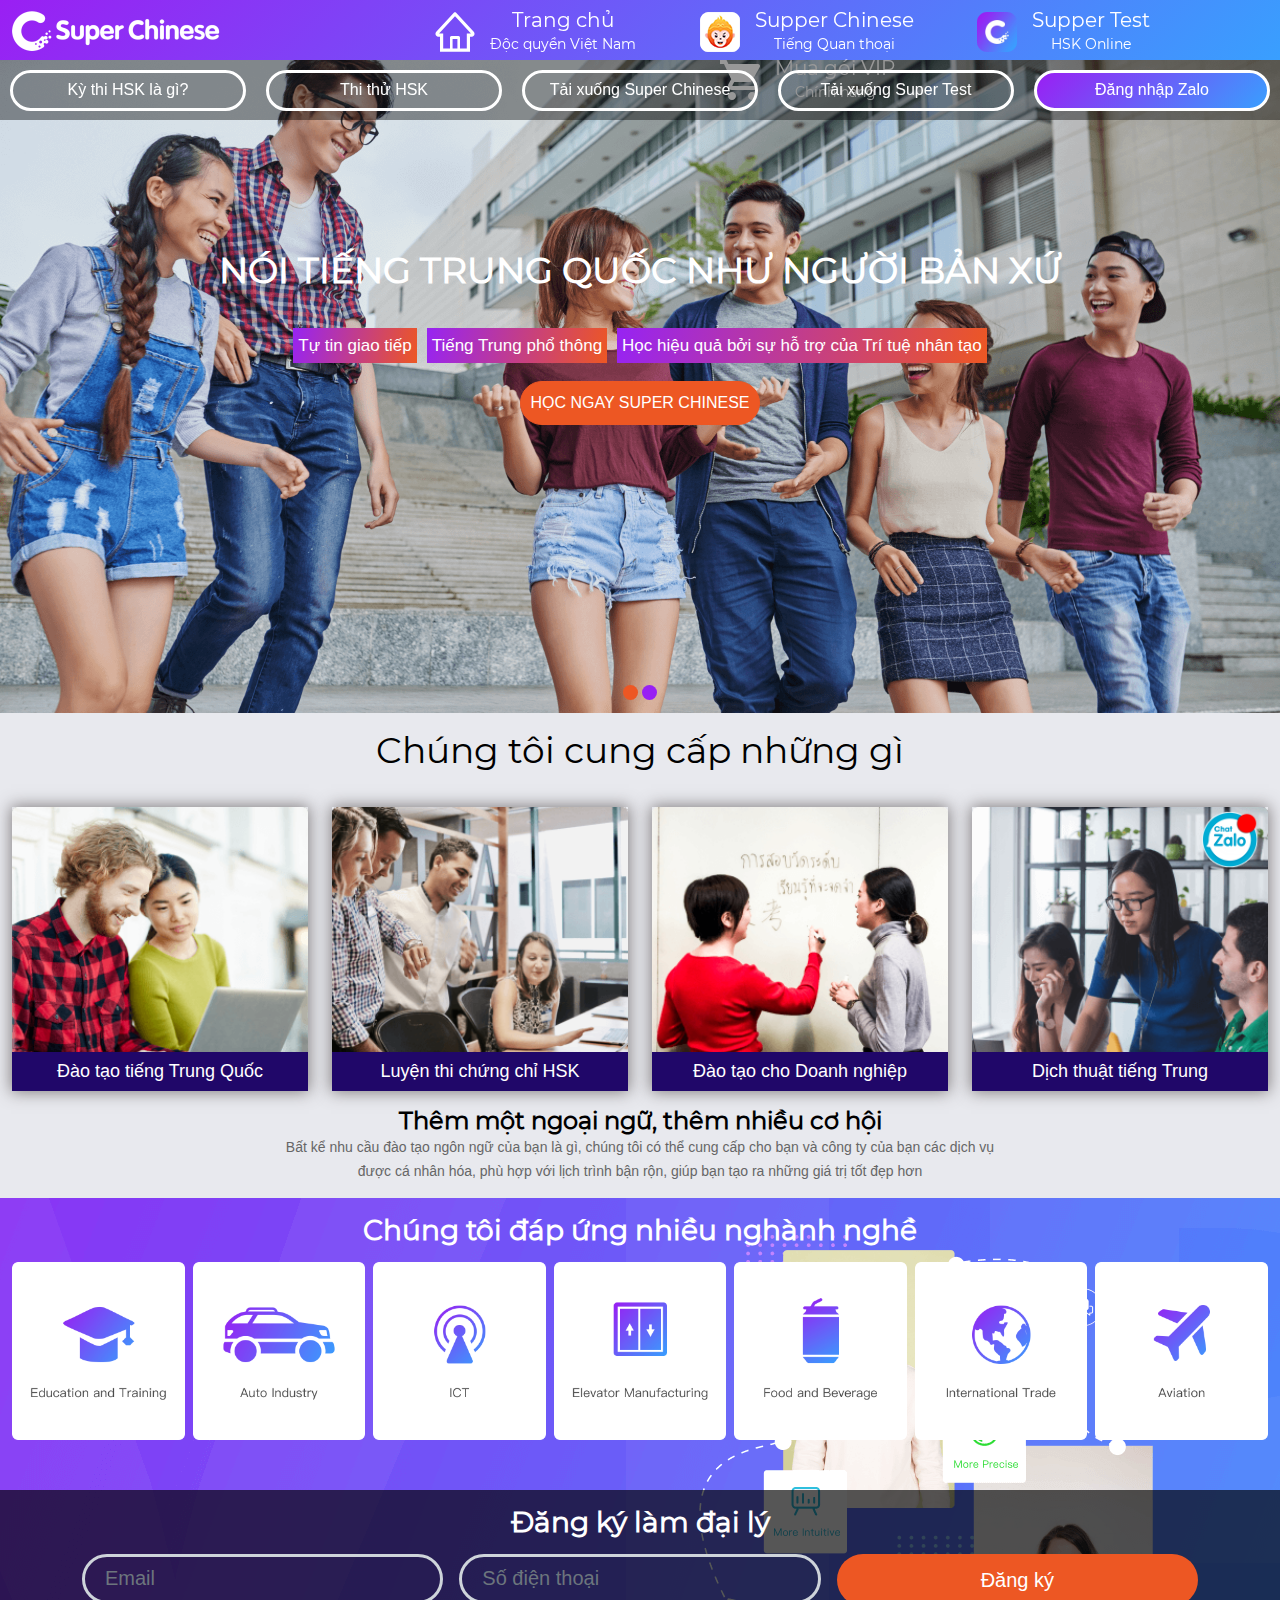
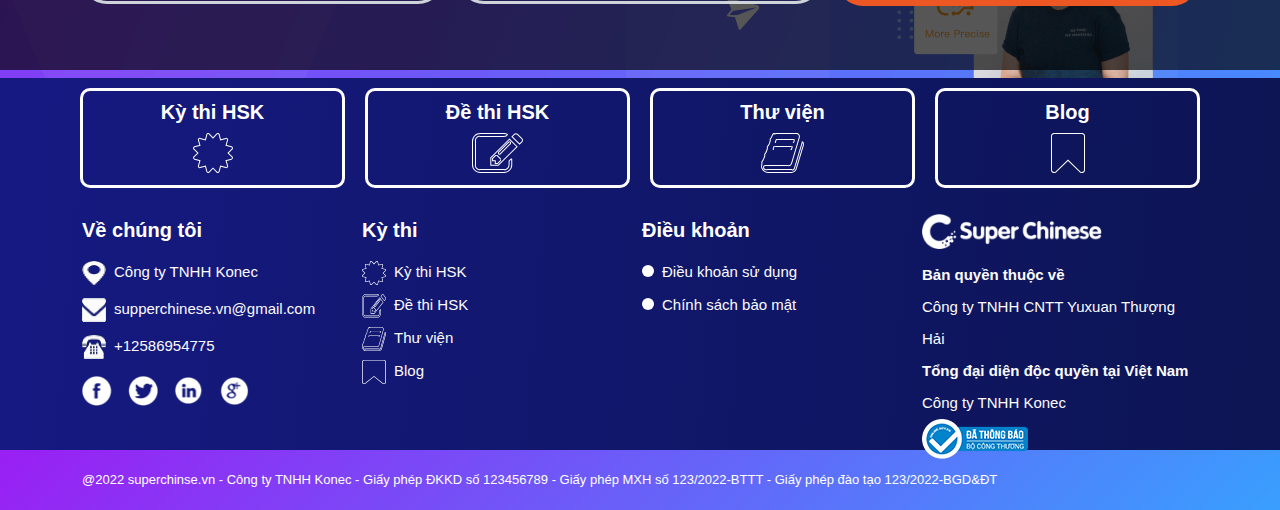
<file: html/index.html>
﻿<!DOCTYPE html>
<html lang="vi">
<head>
    <meta charset="utf-8">
    <meta http-equiv="X-UA-Compatible" content="IE=edge">
    <meta name="viewport" content="width=device-width, initial-scale=1">
    <meta name="keywords" content="">
    <meta name="description" content="">
    <meta name="author" content="">
    <title>SupperChinese</title>
    <link rel="icon" href="favicon.ico" type="image/gif" />
    <link rel="stylesheet" href="css/bootstrap.min.css">
    <link rel="stylesheet" href="css/jquery.mCustomScrollbar.min.css">
    <link rel="stylesheet" href="css/font-awesome.css">
    <link rel="stylesheet" href="css/jquery.fancybox.min.css">
    <link rel="stylesheet" href="css/meanmenu.css">
    <link rel="stylesheet" href="css/style.css?v=20210103">
    <link rel="stylesheet" href="css/responsive.css?v=20210103">
</head>

<body class="main-layout">
    <!--<div class="loader_bg">
        <div class="loader"><img src="images/loading.gif" alt="#" /></div>
    </div>-->

    <header>
        <div class="header-top">
            <div class="header">
                <div class="container-fluid">
                    <div class="row">
                        <div class="col col-xs-6 col-sm-3 col-md-3 col-lg-3 col-xl-3 logo_section">
                            <div class="logo">
                                <a href="index.html"><img src="images/logo.png" alt="#" /></a>
                                <h1 class="d-none">Học tiếng Trung trực tuyến</h1>
                            </div>
                        </div>
                        <div class="col col-xs-6 col-sm-9 col-md-9 col-lg-9 col-xl-9">
                            <div class="header_information ">
                                <div class="menu-area">
                                    <div class="limit-box">
                                        <nav class="main-menu">
                                            <ul class="menu-area-main">
                                                <li class="active">
                                                    <a href="index.html" class="home">
                                                        <div class="memu-name">
                                                            <p class="name">Trang chủ</p>
                                                            <p class="desc">Độc quyền Việt Nam</p>
                                                        </div>
                                                    </a>
                                                </li>
                                                <li>
                                                    <a href="supperchinese.html" class="supperchinese">
                                                        <div class="memu-name">
                                                            <p class="name">Supper Chinese</p>
                                                            <p class="desc">Tiếng Quan thoại</p>
                                                        </div>
                                                    </a>
                                                </li>
                                                <li>
                                                    <a href="suppertest.html" class="suppertest">
                                                        <div class="memu-name">
                                                            <p class="name">Supper Test</p>
                                                            <p class="desc">HSK Online</p>
                                                        </div>
                                                    </a>
                                                </li>
                                                <li>
                                                    <a href="vip-store.html" class="shoppingcart">
                                                        <div class="memu-name">
                                                            <p class="name">Mua gói VIP</p>
                                                            <p class="desc">Chính hãng</p>
                                                        </div>
                                                    </a>
                                                </li>
                                            </ul>
                                        </nav>
                                    </div>
                                </div>

                            </div>

                            <div class="login">
                                <a href=""><i class="fa fa-user"></i></a>
                            </div>
                        </div>
                    </div>
                </div>
            </div>
            <div class="sub-menu">
                <div class="container-fluid">
                    <div class="row">
                        <div class="col item">
                            <a href="#" title="Kỳ thi HSK là gì?">Kỳ thi HSK là gì?</a>
                        </div>
                        <div class="col item">
                            <a href="#" title="Thi thử HSK">Thi thử HSK</a>
                        </div>
                        <div class="col item">
                            <a href="#" title="Tải xuống Super Chinese">Tải xuống Super Chinese</a>
                        </div>
                        <div class="col item">
                            <a href="#" title="Tải xuống Super Test">Tải xuống Super Test</a>
                        </div>
                        <div class="col item active">
                            <a href="#" title="Đăng nhập Zalo">Đăng nhập Zalo</a>
                        </div>
                    </div>
                </div>
            </div>
        </div>
        <section class="slider_section">
            <div id="myCarousel" class="carousel slide" data-ride="carousel">
                <ol class="carousel-indicators">
                    <li data-target="#myCarousel" data-slide-to="0" class="active"></li>
                    <li data-target="#myCarousel" data-slide-to="1"></li>
                </ol>
                <div class="carousel-inner">
                    <div class="carousel-item active">
                        <div class="">
                            <div class="carousel-caption">
                                <div class="row">
                                    <div class="col-xl-12 col-lg-12 col-md-12 col-sm-12">
                                        <div class="images_box">
                                            <figure><img src="images/banner.png"></figure>
                                            <div class="text-bg">
                                                <h2>Nói tiếng Trung Quốc như người bản xứ</h2>
                                                <p>Tự tin giao tiếp</p>
                                                <p>Tiếng Trung phổ thông</p>
                                                <p>Học hiệu quả bởi sự hỗ trợ của Trí tuệ nhân tạo</p>
                                                <a href="#" class="btn d-none d-md-block">Học ngay Super Chinese</a>
                                            </div>
                                        </div>
                                    </div>
                                </div>
                            </div>
                        </div>
                    </div>
                    <div class="carousel-item">
                        <div class="">
                            <div class="carousel-caption">
                                <div class="row">
                                    <div class="col-xl-12 col-lg-12 col-md-12 col-sm-12">
                                        <div class="images_box">
                                            <figure><img src="images/banner.png"></figure>
                                            <div class="text-bg">
                                                <h2>TIẾNG TRUNG SIÊU VIỆT</h2>
                                                <p class="bg-chinese">Luyện thi hiệu quả bởi sự hỗ trợ của Big data và Trí tuệ nhân tạo</p>                                                
                                                <a href="/thi-thu-hsk" class="btn bg-chinese d-none d-md-block">Luyện ngay Super Test</a>
                                            </div>
                                        </div>
                                    </div>
                                </div>
                            </div>
                        </div>
                    </div>
                </div>
            </div>

            <a class="carousel-control-prev" href="#myCarousel" role="button" data-slide="prev">
                <span class="carousel-control-prev-icon" aria-hidden="true"></span>
                <span class="sr-only">Previous</span>
            </a>
            <a class="carousel-control-next" href="#myCarousel" role="button" data-slide="next">
                <span class="carousel-control-next-icon" aria-hidden="true"></span>
                <span class="sr-only">Next</span>
            </a>
        </section>
    </header>

    <section id="about" class="about">
        <div class="container-fluid">
            <div class="row">
                <div class="col-md-12">
                    <div class="titlepage">
                        <h2>Chúng tôi cung cấp những gì</h2>
                    </div>
                </div>
            </div>
        </div>
        <div class="container-fluid">
            <div class="row">
                <div class="col col-sm-6 col-md-3 col-lg-3 col-xl-3">
                    <div class="box_my">
                        <figure><img src="images/my1.png"></figure>
                        <div class="overlay">
                            <h3>Đào tạo tiếng Trung Quốc</h3>
                            <p>Đào tạo tiếng Trung Quốc uy tín, chất lượng tốt nhất Việt Nam</p>
                        </div>
                    </div>
                </div>
                <div class="col col-sm-6 col-md-3 col-lg-3 col-xl-3">
                    <div class="box_my">
                        <figure><img src="images/my2.png"></figure>
                        <div class="overlay">
                            <h3>Luyện thi chứng chỉ HSK</h3>
                            <p>Luyện thi chứng chỉ HSK chất lượng nhất Việt Nam</p>
                        </div>
                    </div>
                </div>
                <div class="col col-sm-6 col-md-3 col-lg-3 col-xl-3">
                    <div class="box_my">
                        <figure><img src="images/my3.png"></figure>
                        <div class="overlay">
                            <h3>Đào tạo cho Doanh nghiệp</h3>
                            <p>Đào tạo cho Doanh nghiệp sử dụng tiếng Trung</p>
                        </div>
                    </div>
                </div>
                <div class="col col-sm-6 col-md-3 col-lg-3 col-xl-3">
                    <div class="box_my">
                        <figure><img src="images/my4.png"></figure>
                        <div class="overlay">
                            <h3>Dịch thuật tiếng Trung</h3>
                            <p>Dịch thuật tiếng Trung giá rẻ</p>
                        </div>
                    </div>
                </div>
            </div>
        </div>
        <div class="container">
            <div class="row">
                <div class="col-md-12">
                    <div class="titlepage">
                        <h3>Thêm một ngoại ngữ, thêm nhiều cơ hội</h3>
                        <p>Bất kể nhu cầu đào tạo ngôn ngữ của bạn là gì, chúng tôi có thể cung cấp cho bạn và công ty của bạn các dịch vụ <br />được cá nhân hóa, phù hợp với lịch trình bận rộn, giúp bạn tạo ra những giá trị tốt đẹp hơn</p>
                    </div>
                </div>
            </div>
        </div>
    </section>

    <div id="service" class="service">
        <div class="container-fluid">
            <div class="row">
                <div class="col-md-12">
                    <div class="titlepage">
                        <h2>Chúng tôi đáp ứng nhiều nghành nghề</h2>
                        <!--<span>
                            luptatum. Libero eligendi molestias iure error animi totam laudantium, aspernatur similique id eos a
                            t consectetur illo culpa,
                        </span>-->
                    </div>
                </div>
            </div>
        </div>
        <div class="service_bg">
            <div class="container-fluid">
                <div class="row g-2">
                    <div class="col col-xs-3">
                        <div class="service_box">
                            <img src="images/u42.png" title="" alt="" />
                        </div>
                    </div>
                    <div class="col col-xs-3">
                        <div class="service_box">
                            <img src="images/u44.png" title="" alt="" />
                        </div>
                    </div>
                    <div class="col col-xs-3">
                        <div class="service_box">
                            <img src="images/u46.png" title="" alt="" />
                        </div>
                    </div>
                    <div class="col col-xs-3">
                        <div class="service_box">
                            <img src="images/u41.png" title="" alt="" />
                        </div>
                    </div>
                    <div class="col col-xs-3">
                        <div class="service_box">
                            <img src="images/u47.png" title="" alt="" />
                        </div>
                    </div>
                    <div class="col col-xs-3">
                        <div class="service_box">
                            <img src="images/u45.png" title="" alt="" />
                        </div>
                    </div>
                    <div class="col col-xs-3">
                        <div class="service_box">
                            <img src="images/u43.png" title="" alt="" />
                        </div>
                    </div>
                </div>
            </div>
        </div>

        <div id="agency" class="agency">
            <div class="container">
                <div class="row">
                    <div class="col-md-12">
                        <div class="titlepage">
                            <h2>Đăng ký làm đại lý</h2>
                        </div>
                    </div>
                </div>
            </div>
            <div class="container">
                <div class="row g-3">
                    <div class="col-sm-12 col-md-4 col-lg-4 col-xl-4">
                        <input type="text" class="form-control" placeholder="Email" aria-label="Email" aria-describedby="basic-addon1">
                    </div>
                    <div class="col-sm-12 col-md-4 col-lg-4 col-xl-4">
                        <input type="text" class="form-control" placeholder="Số điện thoại" aria-label="Phonenumber" aria-describedby="basic-addon1">
                    </div>
                    <div class="col-sm-12 col-md-4 col-lg-4 col-xl-4">
                        <button class="btn btn-light btn-register">Đăng ký</button>
                    </div>

                </div>
            </div>
        </div>
    </div>

    <!--<div id="courses" class="Courses">
        <div class="container-fluid padding_left3">
            <div class="row">
                <div class="col-xl-6 col-lg-6 col-md-6 col-sm-12">
                    <div class="box_bg">
                        <div class="box_bg_img">
                            <div class="row">
                                <div class="col-xl-6 col-lg-6 col-md-6 col-sm-12">
                                    <div class="box_my">
                                        <figure><img src="images/my1.jpg"></figure>
                                        <div class="overlay">
                                            <h3>Data Structures</h3>
                                            <p>It is a long established fact that a reader will be distracted by the readable content o</p>
                                        </div>
                                    </div>
                                </div>
                                <div class="col-xl-6 col-lg-6 col-md-6 col-sm-12">
                                    <div class="box_my">
                                        <figure><img src="images/my2.jpg"></figure>
                                        <div class="overlay">
                                            <h3>Cinematography</h3>
                                            <p>It is a long established fact that a reader will be distracted by the readable content o</p>
                                        </div>
                                    </div>
                                </div>
                                <div class="col-xl-6 col-lg-6 col-md-6 col-sm-12">
                                    <div class="box_my">
                                        <figure><img src="images/my3.jpg"></figure>
                                        <div class="overlay">
                                            <h3>Skills</h3>
                                            <p>It is a long established fact that a reader will be distracted by the readable content o</p>
                                        </div>
                                    </div>
                                </div>
                                <div class="col-xl-6 col-lg-6 col-md-6 col-sm-12">
                                    <div class="box_my">
                                        <figure><img src="images/my4.jpg"></figure>
                                        <div class="overlay">
                                            <h3>Teaching Science</h3>
                                            <p>It is a long established fact that a reader will be distracted by the readable content o</p>
                                        </div>
                                    </div>
                                </div>



                            </div>
                        </div>
                    </div>
                </div>
                <div class="col-xl-6 col-lg-6 col-md-6 col-sm-12 border_right">
                    <div class="box_text">
                        <div class="titlepage">
                            <h2>My <strong class="yellow"> Courses</strong></h2>
                        </div>
                        <p>It is a long established fact that a reader will be distracted by the readable content of a page when looking at its layout. The point of using Lorem Ipsum is that it has a more-or-less normal distribution of letters, as opposed to using 'Content here, content here', making it look like readable English. Many desktop publishing packages and web page editors now use Lorem Ipsum as their default model text, and a search for 'lorem ipsum' will uncover many web sites still in their infancy. Various versions have evolved over the years, sometimes by accident, sometimes on purpose (injected humour and the like).</p>
                        <a href="Javascript:void(0)">Read more</a>
                    </div>
                </div>
            </div>
        </div>
    </div>-->
    <!--<div id="learn" class="learn">
        <div class="container">
            <div class="row">
                <div class="col-md-12">
                    <div class="titlepage">
                        <h2>Learn <strong class="yellow">the Practical way</strong></h2>
                        <span>packages and web page editors now use Lorem Ipsum as their default model text, and a search for 'lorem ipsum' will uncover many web sites still in their infancy. Various versions have evolved over the years, sometimes by accident, sometimes on purpose (injected humour and the like).</span>
                    </div>
                </div>
            </div>
            <div class="row">
                <div class="col-md-12">
                    <div class="learn_box">
                        <figure><img src="images/img.jpg" alt="img" /></figure>
                    </div>
                </div>
            </div>
        </div>
    </div>-->
    <!--<div class="make">
        <div class="container">
            <div class="row">
                <div class="col-md-12">
                    <div class="titlepage">
                        <h2>Make Your <strong class="white_colo">Courses Standout</strong></h2>
                    </div>
                </div>
            </div>
            <div class="row">
                <div class="col-xl-5 col-lg-5 col-md-5 col-sm-12">
                    <div class="make_text">
                        <p>
                            Contrary to popular belief, Lorem Ipsum is not simply random text. It has roots in a piece of classical Latin literature from 45 BC, making it over 2000 years old. Richard McClintock, a Latin professor at Hampden-Sydney College in Virginia, looked up one of the more obscure Latin words, consectetur, from a Lorem Ipsum passage, and going through the cites of the word in classical literature, discovered the undoubtable source. Lorem Ipsum comes from sections 1.10.32 and 1.10.33 of "de Finibus Bonorum et Malorum" (The Extremes of Good and Evil) by Cicero, written in 45 BC. This book is a treatise on the theory of ethics, very popular during the Renaissance. The first line of Lorem Ipsum, "Lorem ipsum dolor sit amet..", comes from a line in section 1.10.32.
                        </p>
                        <a href="Javascript:void(0)">Strat now</a>
                    </div>
                </div>
                <div class="col-xl-5 col-lg-5 col-md-5 col-sm-12">
                    <div class="make_img">
                        <figure><img src="images/make_img.jpg"></figure>
                    </div>
                </div>
            </div>
        </div>
    </div>-->
    <!--<div id="contact" class="contact">
        <div class="container-fluid padding_left2">
            <div class="white_color">
                <div class="row">

                    <div class="col-xl-6 col-lg-6 col-md-6 col-sm-12">
                        <div id="map">
                        </div>
                    </div>
                    <div class="col-xl-6 col-lg-6 col-md-6 col-sm-12">

                        <form class="contact_bg">
                            <div class="row">
                                <div class="col-md-12">
                                    <div class="titlepage">
                                        <h2>Contact <strong class="yellow">us</strong></h2>
                                    </div>
                                    <div class="col-md-12">
                                        <input class="contactus" placeholder="Your Name" type="text" name="Your Name">
                                    </div>
                                    <div class="col-md-12">
                                        <input class="contactus" placeholder="Your Email" type="text" name="Your Email">
                                    </div>
                                    <div class="col-md-12">
                                        <input class="contactus" placeholder="Your Phone" type="text" name="Your Phone">
                                    </div>
                                    <div class="col-md-12">
                                        <textarea class="textarea" placeholder="Message" type="text" name="Message"></textarea>
                                    </div>
                                    <div class="col-xl-12 col-lg-12 col-md-12 col-sm-12">
                                        <button class="send">Send</button>
                                    </div>
                                </div>
                            </div>
                        </form>
                    </div>
                </div>

            </div>
        </div>
    </div>-->

    <footer>
        <div class="footer">
            <div class="container">
                <div class="row">
                    <div class="col item">
                        <a href="#" title="Kỳ thi HSK">Kỳ thi HSK</a>
                    </div>
                    <div class="col item">
                        <a href="#" title="Đề thi HSK">Đề thi HSK</a>
                    </div>
                    <div class="col item">
                        <a href="#" title="Thư viện">Thư viện</a>
                    </div>
                    <div class="col item">
                        <a href="#" title="Blog">Blog</a>
                    </div>
                    <!--<div class="col item-copyright">
                        <p>
                            <span><strong>Bản quyền thuộc về</strong></span>
                            <span>Công ty TNHH CNTT Yuxuan Thượng Hải</span>
                        </p>
                        <p>
                            <span><strong>Đại diện độc quyền tại Việt Nam</strong></span>
                            <span>Công ty TNHH Konec</span>
                        </p>
                    </div>-->
                </div>
            </div>

            <div class="container">
                <div class="row g-1">
                    <div class="col-xl-3 col-lg-3 col-md-6 col-sm-12">
                        <div class="address">
                            <h3>Về chúng tôi </h3>
                            <ul class="loca">
                                <li>
                                    <a href="#"><img src="icon/loc.png" alt="#" />Công ty TNHH Konec</a>
                                </li>
                                <li>
                                    <a href="#"><img src="icon/email.png" alt="#" /></a>supperchinese.vn@gmail.com
                                </li>
                                <li>
                                    <a href="#"><img src="icon/call.png" alt="#" /></a>+12586954775
                                </li>
                            </ul>

                            <ul class="social_link">
                                <li><a href="#"><img src="icon/fb.png"></a></li>
                                <li><a href="#"><img src="icon/tw.png"></a></li>
                                <li><a href="#"><img src="icon/lin(2).png"></a></li>
                                <li><a href="#"><img src="icon/instagram.png"></a></li>
                            </ul>

                        </div>
                    </div>
                    <div class="col-xl-3 col-lg-3 col-md-6 col-sm-6">
                        <div class="address">
                            <h3>Kỳ thi</h3>
                            <ul class="menu_footer">
                                <li class="active"> <a href="#" title=""><img src="images/course.svg" alt="#" />Kỳ thi HSK</a> </li>
                                <li><a href="#" title=""><img src="images/exam.svg" alt="#" />Đề thi HSK</a></li>
                                <li><a href="#" title=""><img src="images/library.svg" alt="#" />Thư viện</a> </li>
                                <li><a href="#" title=""><img src="images/blog.svg" alt="#" />Blog</a> </li>
                            </ul>
                        </div>
                    </div>
                    <div class="col-xl-3 col-lg-3 col-md-6 col-sm-6">
                        <div class="address">
                            <h3>Điều khoản</h3>
                            <ul class="links_footer">
                                <li class="active"><a href="dieukhoansudung.html">Điều khoản sử dụng</a></li>
                                <li><a href="dieukhoanbaomat.html">Chính sách bảo mật</a> </li>
                            </ul>
                        </div>
                    </div>

                    <div class="col-xl-3 col-lg-3 col-md-6 col-sm-12">
                        <div class="address">
                            <a href="index.html"><h3><img src="images/logo.png" alt="logo"></h3> </a>
                        </div>
                        <div>
                            <p>
                                <span><strong>Bản quyền thuộc về</strong></span>
                                <span>Công ty TNHH CNTT Yuxuan Thượng Hải</span>
                            </p>
                            <p>
                                <span><strong>Tổng đại diện độc quyền tại Việt Nam</strong></span>
                                <span>Công ty TNHH Konec</span>
                            </p>
                            <a href="#" class="announce"> <img src="images/announced.png" alt="Đã thông báo với bộ công thương"></a>
                        </div>
                    </div>
                </div>

            </div>

        </div>

        <div class="footer-bottom">
            <div class="container">
                <div class="copyright">
                    <span>@2022 superchinse.vn - Công ty TNHH Konec - Giấy phép ĐKKD số 123456789 - Giấy phép MXH số 123/2022-BTTT - Giấy phép đào tạo 123/2022-BGD&ĐT</span>
                </div>
            </div>
        </div>

        <div class="menu-footer">
            <ul>
                <li class="active">

                    <a href="index.html" class="home">
                        <img src="images/home.svg" title="" alt="" />
                        <div class="memu-name">
                            <p class="name">Trang chủ</p>
                        </div>
                    </a>
                </li>
                <li>
                    <a href="supperchinese.html" class="supperchinese">
                        <img src="images/supperchinese.png" title="" alt="" />
                        <div class="memu-name">
                            <p class="name">Supper Chinese</p>
                        </div>
                    </a>
                </li>
                <li>
                    <a href="suppertest.html" class="suppertest">
                        <img src="images/suppertest.svg" title="" alt="" />
                        <div class="memu-name">
                            <p class="name">Supper Test</p>
                        </div>
                    </a>
                </li>
                <li>
                    <a href="vip-store.html" class="shoppingcart">
                        <img src="images/shoppingcart.svg" title="" alt="" />
                        <div class="memu-name">
                            <p class="name">Mua gói VIP</p>
                        </div>
                    </a>
                </li>
            </ul>
        </div>
    </footer>

    <div id="sdk-chat" class="sdk-chat">
        <a href="#"><img src="images/zalochat.png" alt="#" /></a>
    </div>

    <script src="js/jquery-3.5.1.min.js"></script>
    <script src="js/popper.min.js"></script>
    <script src="js/bootstrap.bundle.min.js"></script>
    <script src="js/jquery.fancybox.min.js"></script>
    <script src="js/plugin.js"></script>
    <script src="js/jquery.mCustomScrollbar.concat.min.js"></script>
    <script src="js/custom.js"></script>
</body>

</html>
</file>
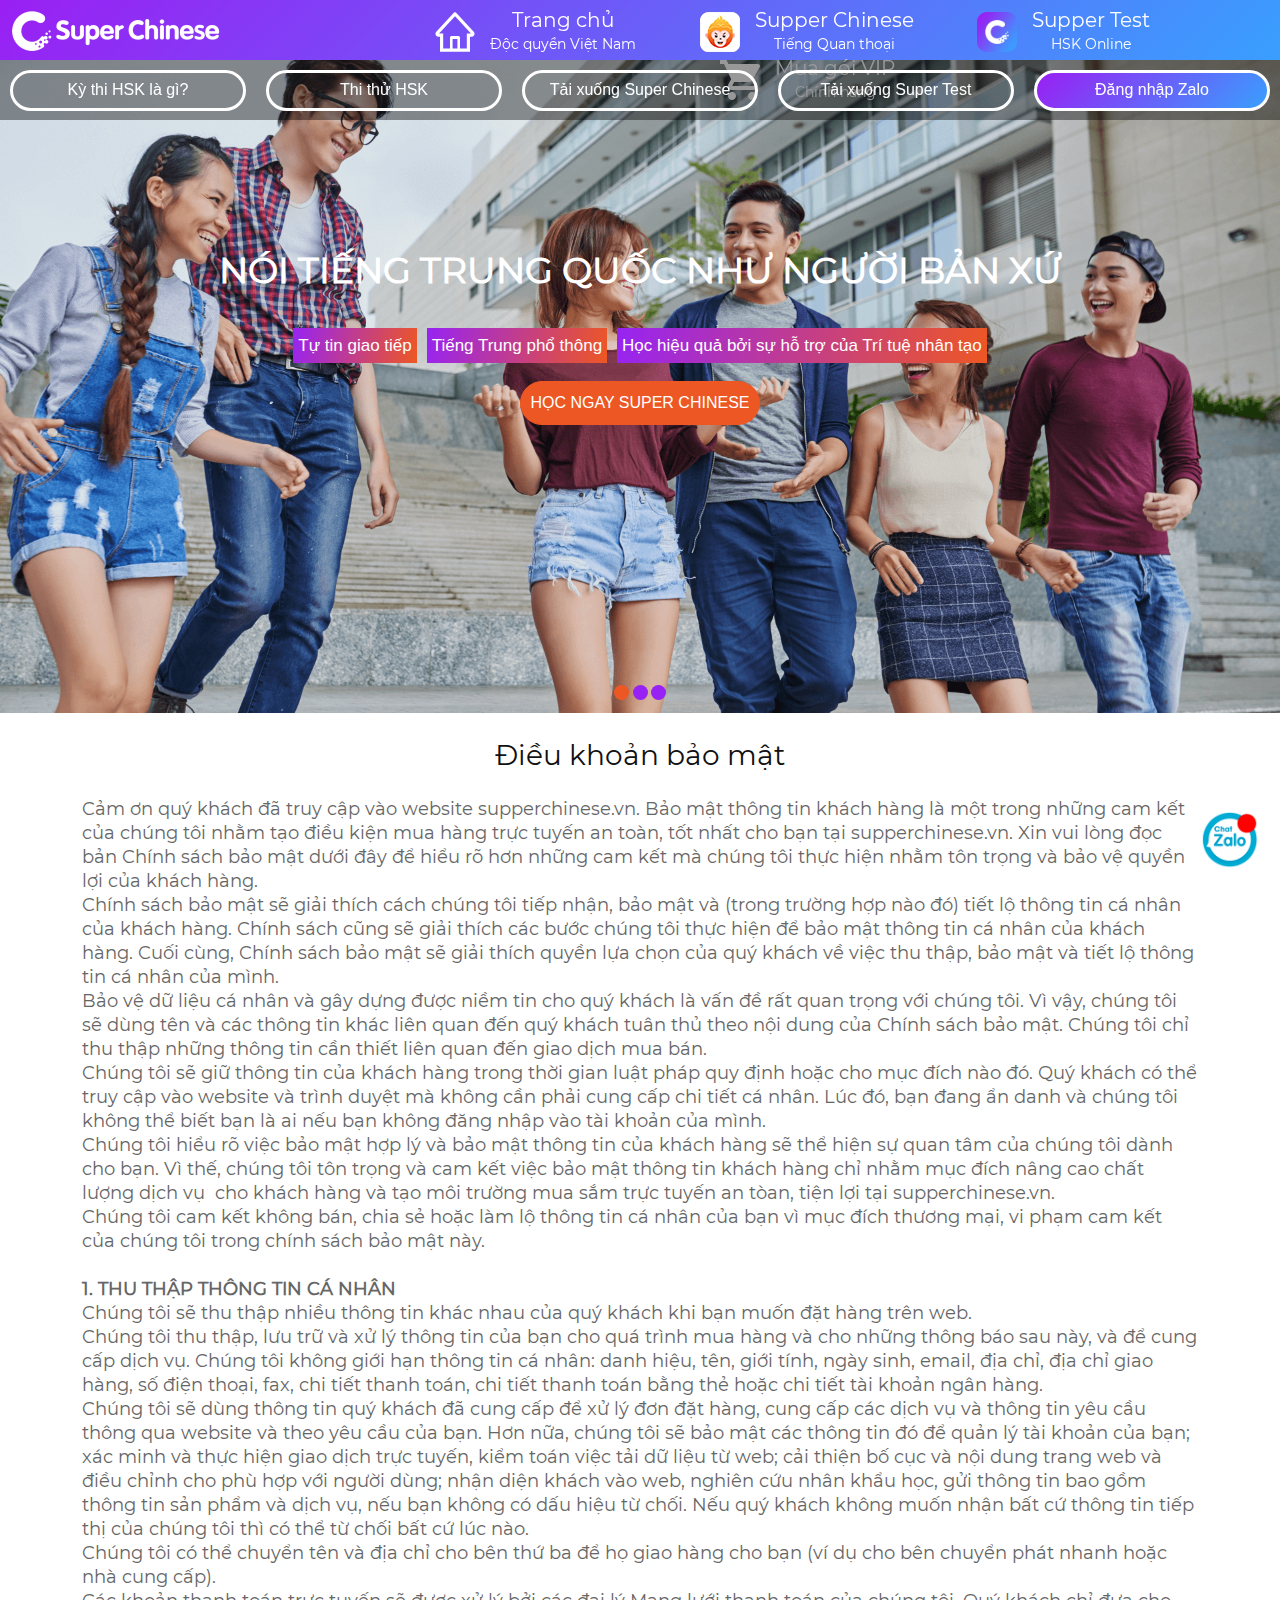
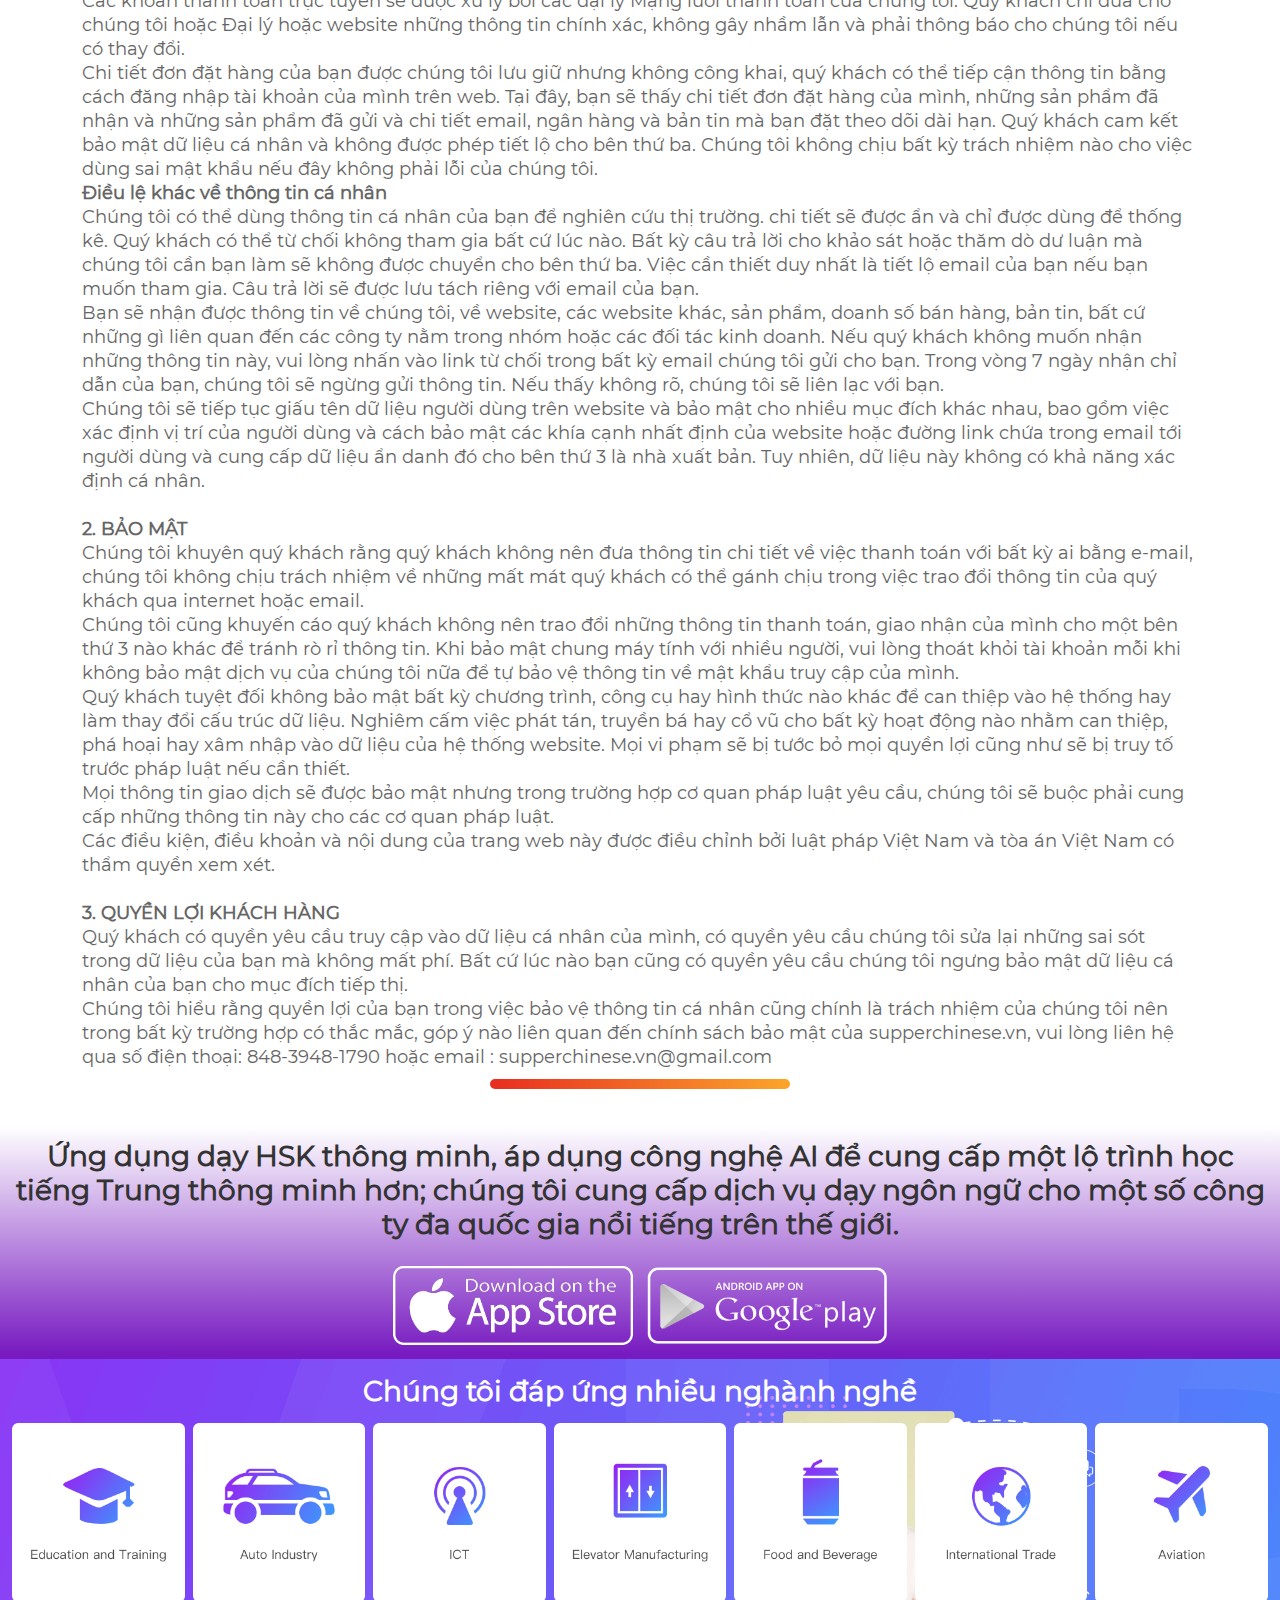
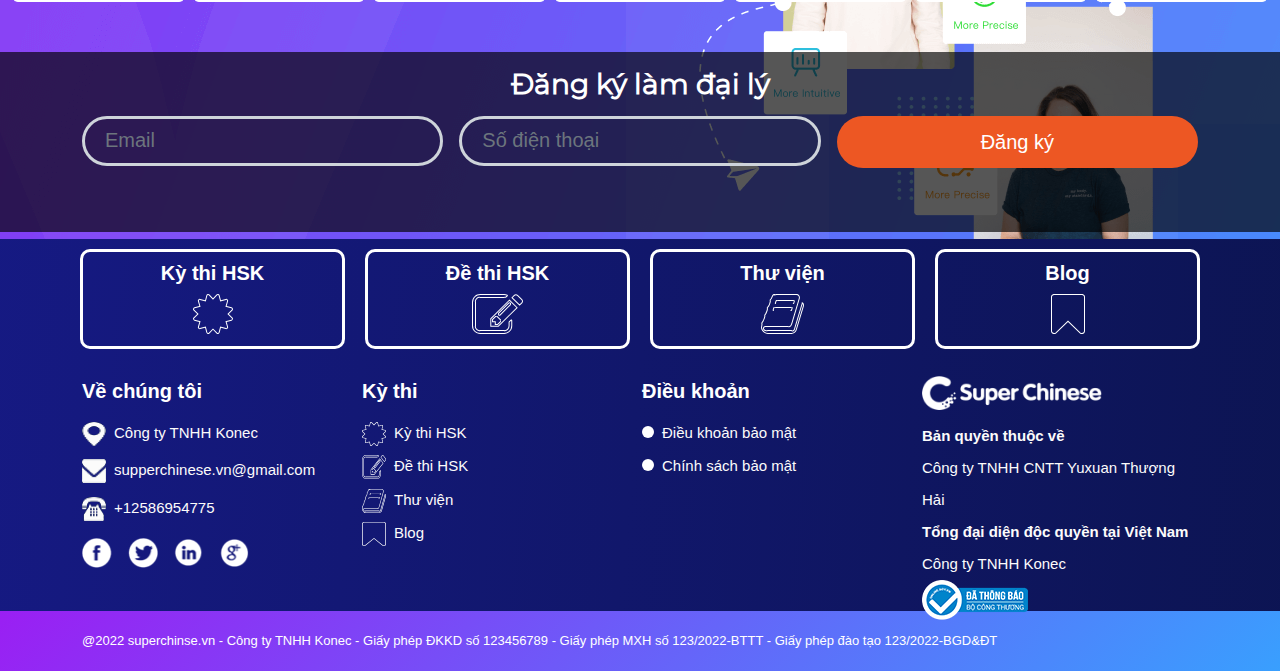
<file: html/dieukhoanbaomat.html>
﻿<!DOCTYPE html>
<html lang="vi">
<head>
    <meta charset="utf-8">
    <meta http-equiv="X-UA-Compatible" content="IE=edge">
    <meta name="viewport" content="width=device-width, initial-scale=1">
    <meta name="keywords" content="">
    <meta name="description" content="">
    <meta name="author" content="">
    <title>Điều khoản bảo mật</title>
    <link rel="icon" href="images/favicon.ico" type="image/gif" />
    <link rel="stylesheet" href="css/bootstrap.min.css">
    <link rel="stylesheet" href="css/jquery.mCustomScrollbar.min.css">
    <link rel="stylesheet" href="css/font-awesome.css">
    <link rel="stylesheet" href="css/jquery.fancybox.min.css">
    <link rel="stylesheet" href="css/meanmenu.css">
    <link rel="stylesheet" href="css/style.css?v=20210103">
    <link rel="stylesheet" href="css/responsive.css?v=20210103">
</head>

<body class="main-layout">
    <!--<div class="loader_bg">
        <div class="loader"><img src="images/loading.gif" alt="#" /></div>
    </div>-->

    <header>
        <div class="header-top">
            <div class="header s-test">
                <div class="container-fluid">
                    <div class="row">
                        <div class="col col-xs-6 col-sm-3 col-md-3 col-lg-3 col-xl-3 logo_section">
                            <div class="logo">
                                <a href="index.html"><img src="images/logo.png" alt="#" /></a>
                                <!--<h1 class="d-none">Học tiếng Trung trực tuyến</h1>-->
                            </div>
                        </div>
                        <div class="col col-xs-6 col-sm-9 col-md-9 col-lg-9 col-xl-9">
                            <div class="header_information ">
                                <div class="menu-area">
                                    <div class="limit-box">
                                        <nav class="main-menu">
                                            <ul class="menu-area-main">
                                                <li class="active">
                                                    <a href="index.html" class="home">
                                                        <div class="memu-name">
                                                            <p class="name">Trang chủ</p>
                                                            <p class="desc">Độc quyền Việt Nam</p>
                                                        </div>
                                                    </a>
                                                </li>
                                                <li>
                                                    <a href="supperchinese.html" class="supperchinese">
                                                        <div class="memu-name">
                                                            <p class="name">Supper Chinese</p>
                                                            <p class="desc">Tiếng Quan thoại</p>
                                                        </div>
                                                    </a>
                                                </li>
                                                <li>
                                                    <a href="suppertest.html" class="suppertest">
                                                        <div class="memu-name">
                                                            <p class="name">Supper Test</p>
                                                            <p class="desc">HSK Online</p>
                                                        </div>
                                                    </a>
                                                </li>
                                                <li>
                                                    <a href="vip-store.html" class="shoppingcart">
                                                        <div class="memu-name">
                                                            <p class="name">Mua gói VIP</p>
                                                            <p class="desc">Chính hãng</p>
                                                        </div>
                                                    </a>
                                                </li>
                                            </ul>
                                        </nav>
                                    </div>
                                </div>

                            </div>

                            <div class="login">
                                <a href=""><i class="fa fa-user"></i></a>
                            </div>
                        </div>
                    </div>
                </div>
            </div>
            <div class="sub-menu">
                <div class="container-fluid">
                    <div class="row">
                        <div class="col item">
                            <a href="#" title="Kỳ thi HSK là gì?">Kỳ thi HSK là gì?</a>
                        </div>
                        <div class="col item">
                            <a href="#" title="Thi thử HSK">Thi thử HSK</a>
                        </div>
                        <div class="col item">
                            <a href="#" title="Tải xuống Super Chinese">Tải xuống Super Chinese</a>
                        </div>
                        <div class="col item">
                            <a href="#" title="Tải xuống Super Test">Tải xuống Super Test</a>
                        </div>
                        <div class="col item s-test active">
                            <a href="#" title="Đăng nhập Zalo">Đăng nhập Zalo</a>
                        </div>
                    </div>
                </div>
            </div>
        </div>
        <section class="slider_section">
            <div id="myCarousel" class="carousel slide" data-ride="carousel">
                <ol class="carousel-indicators">
                    <li data-target="#myCarousel" data-slide-to="0" class="active"></li>
                    <li data-target="#myCarousel" data-slide-to="1"></li>
                    <li data-target="#myCarousel" data-slide-to="2"></li>
                </ol>
                <div class="carousel-inner">
                    <div class="carousel-item active">
                        <div class="">
                            <div class="carousel-caption">
                                <div class="row">
                                    <div class="col-xl-12 col-lg-12 col-md-12 col-sm-12">
                                        <div class="images_box">
                                            <figure><img src="images/banner.png"></figure>
                                            <div class="text-bg">
                                                <h2>Nói tiếng Trung Quốc như người bản xứ</h2>
                                                <p>Tự tin giao tiếp</p>
                                                <p>Tiếng Trung phổ thông</p>
                                                <p>Học hiệu quả bởi sự hỗ trợ của Trí tuệ nhân tạo</p>
                                                <a href="#" class="btn d-none d-md-block">Học ngay Super Chinese</a>
                                            </div>
                                        </div>
                                    </div>
                                </div>
                            </div>
                        </div>
                    </div>
                    <div class="carousel-item">
                        <div class="">
                            <div class="carousel-caption">
                                <div class="row">
                                    <div class="col-xl-12 col-lg-12 col-md-12 col-sm-12">
                                        <div class="images_box">
                                            <figure><img src="images/banner.png"></figure>
                                            <div class="text-bg">
                                                <h2>Nói tiếng Trung Quốc như người bản xứ</h2>
                                                <p>Tự tin giao tiếp</p>
                                                <p>Tiếng Trung phổ thông</p>
                                                <p>Học hiệu quả bởi sự hỗ trợ của Trí tuệ nhân tạo</p>
                                                <a href="#" class="btn d-none d-md-block">Học ngay Super Chinese</a>
                                            </div>
                                        </div>
                                    </div>
                                </div>
                            </div>
                        </div>
                    </div>

                    <div class="carousel-item">
                        <div class="">
                            <div class="carousel-caption">
                                <div class="row">
                                    <div class="col-xl-12 col-lg-12 col-md-12 col-sm-12">
                                        <div class="images_box">
                                            <figure><img src="images/banner.png"></figure>
                                            <div class="text-bg">
                                                <h2>Nói tiếng Trung Quốc như người bản xứ</h2>
                                                <p>Tự tin giao tiếp</p>
                                                <p>Tiếng Trung phổ thông</p>
                                                <p>Học hiệu quả bởi sự hỗ trợ của Trí tuệ nhân tạo</p>
                                                <a href="#" class="btn d-none d-md-block">Học ngay Super Chinese</a>
                                            </div>
                                        </div>
                                    </div>
                                </div>
                            </div>
                        </div>
                    </div>
                </div>
            </div>

            <a class="carousel-control-prev" href="#myCarousel" role="button" data-slide="prev">
                <span class="carousel-control-prev-icon" aria-hidden="true"></span>
                <span class="sr-only">Previous</span>
            </a>
            <a class="carousel-control-next" href="#myCarousel" role="button" data-slide="next">
                <span class="carousel-control-next-icon" aria-hidden="true"></span>
                <span class="sr-only">Next</span>
            </a>
        </section>
    </header>

    <section id="courses" class="courses">
        <div class="container">
            <div class="row">
                <div class="col-md-12">
                    <div class="titlepage">
                        <h1>
                            Điều khoản bảo mật
                        </h1>
                    </div>
                </div>
            </div>
        </div>
        <div class="container">
            <div class="row">
                <div class="col-sm-12 col-md-12 col-lg-12 col-xl-12">
                    <div class="col-inner">
                        <p>Cảm ơn quý khách đã truy cập vào website supperchinese.vn. Bảo mật thông tin khách hàng là một trong những cam kết của chúng tôi nhằm tạo điều kiện mua hàng trực tuyến an toàn, tốt nhất cho bạn tại supperchinese.vn. Xin vui lòng đọc bản Chính sách bảo mật dưới đây để hiểu rõ hơn những cam kết mà chúng tôi thực hiện nhằm tôn trọng và bảo vệ quyền lợi của khách hàng.</p>
                        <p>Chính sách bảo mật sẽ giải thích cách chúng tôi tiếp nhận, bảo mật và (trong trường hợp nào đó) tiết lộ thông tin cá nhân của khách hàng. Chính sách cũng sẽ giải thích các bước chúng tôi thực hiện để bảo mật thông tin cá nhân của khách hàng. Cuối cùng, Chính sách bảo mật sẽ giải thích quyền lựa chọn của quý khách về việc thu thập, bảo mật và tiết lộ thông tin cá nhân của mình.</p>
                        <p>Bảo vệ dữ liệu cá nhân và gây dựng được niềm tin cho quý khách là vấn đề rất quan trọng với chúng tôi. Vì vậy, chúng tôi sẽ dùng tên và các thông tin khác liên quan đến quý khách tuân thủ theo nội dung của Chính sách bảo mật. Chúng tôi chỉ thu thập những thông tin cần thiết liên quan đến giao dịch mua bán.</p>
                        <p>Chúng tôi sẽ giữ thông tin của khách hàng trong thời gian luật pháp quy định hoặc cho mục đích nào đó. Quý khách có thể truy cập vào website và trình duyệt mà không cần phải cung cấp chi tiết cá nhân. Lúc đó, bạn đang ẩn danh và chúng tôi không thể biết bạn là ai nếu bạn không đăng nhập vào tài khoản của mình.</p>
                        <p>Chúng tôi hiểu rõ việc bảo mật hợp lý và bảo mật thông tin của khách hàng sẽ thể hiện sự quan tâm của chúng tôi dành cho bạn. Vì thế, chúng tôi tôn trọng và cam kết việc bảo mật thông tin khách hàng chỉ nhằm mục đích nâng cao chất lượng dịch vụ&nbsp; cho khách hàng và tạo môi trường mua sắm trực tuyến an tòan, tiện lợi tại supperchinese.vn.</p>
                        <p>Chúng tôi cam kết không bán, chia sẻ hoặc làm lộ thông tin cá nhân của bạn vì mục đích thương mại, vi phạm cam kết của chúng tôi trong chính sách bảo mật này.</p>
                        <p>&nbsp;</p>
                        <p><strong>1. THU THẬP THÔNG TIN CÁ NHÂN</strong></p>
                        <p>Chúng tôi sẽ thu thập nhiều thông tin khác nhau của quý khách khi bạn muốn đặt hàng trên web.</p>
                        <p>Chúng tôi thu thập, lưu trữ và xử lý thông tin của bạn cho quá trình mua hàng và cho những thông báo sau này, và để cung cấp dịch vụ. Chúng tôi không giới hạn thông tin cá nhân: danh hiệu, tên, giới tính, ngày sinh, email, địa chỉ, địa chỉ giao hàng, số điện thoại, fax, chi tiết thanh toán, chi tiết thanh toán bằng thẻ hoặc chi tiết tài khoản ngân hàng.</p>
                        <p>Chúng tôi sẽ dùng thông tin quý khách đã cung cấp để xử lý đơn đặt hàng, cung cấp các dịch vụ và thông tin yêu cầu thông qua website và theo yêu cầu của bạn. Hơn nữa, chúng tôi sẽ bảo mật các thông tin đó để quản lý tài khoản của bạn; xác minh và thực hiện giao dịch trực tuyến, kiểm toán việc tải dữ liệu từ web; cải thiện bố cục và nội dung trang web và điều chỉnh cho phù hợp với người dùng; nhận diện khách vào web, nghiên cứu nhân khẩu học, gửi thông tin bao gồm thông tin sản phẩm và dịch vụ, nếu bạn không có dấu hiệu từ chối. Nếu quý khách không muốn nhận bất cứ thông tin tiếp thị của chúng tôi thì có thể từ chối bất cứ lúc nào.</p>
                        <p>Chúng tôi có thể chuyển tên và địa chỉ cho bên thứ ba để họ giao hàng cho bạn (ví dụ cho bên chuyển phát nhanh hoặc nhà cung cấp).</p>
                        <p>Các khoản thanh toán trực tuyến sẽ được xử lý bởi các đại lý Mạng lưới thanh toán của chúng tôi. Quý khách chỉ đưa cho chúng tôi hoặc Đại lý hoặc website những thông tin chính xác, không gây nhầm lẫn và phải thông báo cho chúng tôi nếu có thay đổi.</p>
                        <p>Chi tiết đơn đặt hàng của bạn được chúng tôi lưu giữ nhưng không công khai, quý khách có thể tiếp cận thông tin bằng cách đăng nhập tài khoản của mình trên web. Tại đây, bạn sẽ thấy chi tiết đơn đặt hàng của mình, những sản phẩm đã nhận và những sản phẩm đã gửi và chi tiết email, ngân hàng và bản tin mà bạn đặt theo dõi dài hạn. Quý khách cam kết bảo mật dữ liệu cá nhân và không được phép tiết lộ cho bên thứ ba. Chúng tôi không chịu bất kỳ trách nhiệm nào cho việc dùng sai mật khẩu nếu đây không phải lỗi của chúng tôi.</p>
                        <p><strong>Điều lệ khác về thông tin cá nhân</strong></p>
                        <p>Chúng tôi có thể dùng thông tin cá nhân của bạn để nghiên cứu thị trường. chi tiết sẽ được ẩn và chỉ được dùng để thống kê. Quý khách có thể từ chối không tham gia bất cứ lúc nào. Bất kỳ câu trả lời cho khảo sát hoặc thăm dò dư luận mà chúng tôi cần bạn làm sẽ không được chuyển cho bên thứ ba. Việc cần thiết duy nhất là tiết lộ email của bạn nếu bạn muốn tham gia. Câu trả lời sẽ được lưu tách riêng với email của bạn.</p>
                        <p>Bạn sẽ nhận được thông tin về chúng tôi, về website, các website khác, sản phẩm, doanh số bán hàng, bản tin, bất cứ những gì liên quan đến các công ty nằm trong nhóm hoặc các đối tác kinh doanh. Nếu quý khách không muốn nhận những thông tin này, vui lòng nhấn vào link từ chối trong bất kỳ email chúng tôi gửi cho bạn. Trong vòng 7 ngày nhận chỉ dẫn của bạn, chúng tôi sẽ ngừng gửi thông tin. Nếu thấy không rõ, chúng tôi sẽ liên lạc với bạn.</p>
                        <p>Chúng tôi sẽ tiếp tục giấu tên dữ liệu người dùng trên website và bảo mật cho nhiều mục đích khác nhau, bao gồm việc xác định vị trí của người dùng và cách bảo mật các khía cạnh nhất định của website hoặc đường link chứa trong email tới người dùng và cung cấp dữ liệu ẩn danh đó cho bên thứ 3 là nhà xuất bản. Tuy nhiên, dữ liệu này không có khả năng xác định cá nhân.</p>
                        <p>&nbsp;</p>
                        <p><strong>2. BẢO MẬT</strong></p>
                        <p>Chúng tôi khuyên quý khách rằng quý khách không nên đưa thông tin chi tiết về việc thanh toán với bất kỳ ai bằng e-mail, chúng tôi không chịu trách nhiệm về những mất mát quý khách có thể gánh chịu trong việc trao đổi thông tin của quý khách qua internet hoặc email.</p>
                        <p>Chúng tôi cũng khuyến cáo quý khách không nên trao đổi những thông tin thanh toán, giao nhận của mình cho một bên thứ 3 nào khác để tránh rò rỉ thông tin. Khi bảo mật chung máy tính với nhiều người, vui lòng thoát khỏi tài khoản mỗi khi không bảo mật dịch vụ của chúng tôi nữa để tự bảo vệ thông tin về mật khẩu truy cập của mình.</p>
                        <p>Quý khách tuyệt đối không bảo mật bất kỳ chương trình, công cụ hay hình thức nào khác để can thiệp vào hệ thống hay làm thay đổi cấu trúc dữ liệu. Nghiêm cấm việc phát tán, truyền bá hay cổ vũ cho bất kỳ hoạt động nào nhằm can thiệp, phá hoại hay xâm nhập vào dữ liệu của hệ thống website. Mọi vi phạm sẽ bị tước bỏ mọi quyền lợi cũng như sẽ bị truy tố trước pháp luật nếu cần thiết.</p>
                        <p>Mọi thông tin giao dịch sẽ được bảo mật nhưng trong trường hợp cơ quan pháp luật yêu cầu, chúng tôi sẽ buộc phải cung cấp những thông tin này cho các cơ quan pháp luật.</p>
                        <p>Các điều kiện, điều khoản và nội dung của trang web này được điều chỉnh bởi luật pháp Việt Nam và tòa án Việt Nam có thẩm quyền xem xét.</p>
                        <p>&nbsp;</p>
                        <p><strong>3. QUYỀN LỢI KHÁCH HÀNG</strong></p>
                        <p>Quý khách có quyền yêu cầu truy cập vào dữ liệu cá nhân của mình, có quyền yêu cầu chúng tôi sửa lại những sai sót trong dữ liệu của bạn mà không mất phí. Bất cứ lúc nào bạn cũng có quyền yêu cầu chúng tôi ngưng bảo mật dữ liệu cá nhân của bạn cho mục đích tiếp thị.</p>
                        <p>
                            Chúng tôi hiểu rằng quyền lợi của bạn trong việc bảo vệ thông tin cá nhân cũng chính là trách nhiệm của chúng tôi nên trong bất kỳ trường hợp có thắc mắc, góp ý nào liên quan đến chính sách bảo mật của supperchinese.vn, vui lòng liên hệ qua số điện thoại: 848-3948-1790 hoặc email : supperchinese.vn@gmail.com
                        </p>

                    </div>
                </div>
            </div>

        </div>
        <div class="container">
            <div class="row">
                <div class="col-md-12">
                    <div class="line"></div>
                </div>
            </div>
        </div>

        <div class="banner s-test">
            <div class="container-fluid">
                <div class="row">
                    <div class="col-md-12">
                        <div class="application">
                            <h3>Ứng dụng dạy HSK thông minh, áp dụng công nghệ AI để cung cấp một lộ trình học tiếng Trung thông minh hơn; chúng tôi cung cấp dịch vụ dạy ngôn ngữ cho một số công ty đa quốc gia nổi tiếng trên thế giới.</h3>
                            <ul>
                                <li><a href="#" target="_blank"><img src="images/icon_apple.png" alt="Tải ứng dụng apple" /></a></li>
                                <li><a href="#" target="_blank"><img src="images/icon_google.png" alt="Tải ứng dụng google" /></a></li>
                            </ul>
                        </div>
                    </div>
                </div>
            </div>
        </div>
    </section>

    <section id="service" class="service">
        <div class="container-fluid">
            <div class="row">
                <div class="col-md-12">
                    <div class="titlepage">
                        <h2>Chúng tôi đáp ứng nhiều nghành nghề</h2>
                        <!--<span>
                            luptatum. Libero eligendi molestias iure error animi totam laudantium, aspernatur similique id eos a
                            t consectetur illo culpa,
                        </span>-->
                    </div>
                </div>
            </div>
        </div>
        <div class="service_bg">
            <div class="container-fluid">
                <div class="row g-2">
                    <div class="col col-xs-3">
                        <div class="service_box">
                            <img src="images/u42.png" title="" alt="" />
                        </div>
                    </div>
                    <div class="col col-xs-3">
                        <div class="service_box">
                            <img src="images/u44.png" title="" alt="" />
                        </div>
                    </div>
                    <div class="col col-xs-3">
                        <div class="service_box">
                            <img src="images/u46.png" title="" alt="" />
                        </div>
                    </div>
                    <div class="col col-xs-3">
                        <div class="service_box">
                            <img src="images/u41.png" title="" alt="" />
                        </div>
                    </div>
                    <div class="col col-xs-3">
                        <div class="service_box">
                            <img src="images/u47.png" title="" alt="" />
                        </div>
                    </div>
                    <div class="col col-xs-3">
                        <div class="service_box">
                            <img src="images/u45.png" title="" alt="" />
                        </div>
                    </div>
                    <div class="col col-xs-3">
                        <div class="service_box">
                            <img src="images/u43.png" title="" alt="" />
                        </div>
                    </div>
                </div>
            </div>
        </div>

        <div id="agency" class="agency">
            <div class="container">
                <div class="row">
                    <div class="col-md-12">
                        <div class="titlepage">
                            <h2>Đăng ký làm đại lý</h2>
                        </div>
                    </div>
                </div>
            </div>
            <div class="container">
                <div class="row g-3">
                    <div class="col-sm-12 col-md-4 col-lg-4 col-xl-4">
                        <input type="text" class="form-control" placeholder="Email" aria-label="Email" aria-describedby="basic-addon1">
                    </div>
                    <div class="col-sm-12 col-md-4 col-lg-4 col-xl-4">
                        <input type="text" class="form-control" placeholder="Số điện thoại" aria-label="Phonenumber" aria-describedby="basic-addon1">
                    </div>
                    <div class="col-sm-12 col-md-4 col-lg-4 col-xl-4">
                        <button class="btn btn-light btn-register">Đăng ký</button>
                    </div>

                </div>
            </div>
        </div>
    </section>

    <footer>
        <div class="footer">
            <div class="container">
                <div class="row">
                    <div class="col item">
                        <a href="#" title="Kỳ thi HSK">Kỳ thi HSK</a>
                    </div>
                    <div class="col item">
                        <a href="#" title="Đề thi HSK">Đề thi HSK</a>
                    </div>
                    <div class="col item">
                        <a href="#" title="Thư viện">Thư viện</a>
                    </div>
                    <div class="col item">
                        <a href="#" title="Blog">Blog</a>
                    </div>
                    <!--<div class="col item-copyright">
                        <p>
                            <span><strong>Bản quyền thuộc về</strong></span>
                            <span>Công ty TNHH CNTT Yuxuan Thượng Hải</span>
                        </p>
                        <p>
                            <span><strong>Đại diện độc quyền tại Việt Nam</strong></span>
                            <span>Công ty TNHH Konec</span>
                        </p>
                    </div>-->
                </div>
            </div>

            <div class="container">
                <div class="row g-1">
                    <div class="col-xl-3 col-lg-3 col-md-6 col-sm-12">
                        <div class="address">
                            <h3>Về chúng tôi </h3>
                            <ul class="loca">
                                <li>
                                    <a href="#"><img src="icon/loc.png" alt="#" />Công ty TNHH Konec</a>
                                </li>
                                <li>
                                    <a href="#"><img src="icon/email.png" alt="#" /></a>supperchinese.vn@gmail.com
                                </li>
                                <li>
                                    <a href="#"><img src="icon/call.png" alt="#" /></a>+12586954775
                                </li>
                            </ul>

                            <ul class="social_link">
                                <li><a href="#"><img src="icon/fb.png"></a></li>
                                <li><a href="#"><img src="icon/tw.png"></a></li>
                                <li><a href="#"><img src="icon/lin(2).png"></a></li>
                                <li><a href="#"><img src="icon/instagram.png"></a></li>
                            </ul>

                        </div>
                    </div>
                    <div class="col-xl-3 col-lg-3 col-md-6 col-sm-6">
                        <div class="address">
                            <h3>Kỳ thi</h3>
                            <ul class="menu_footer">
                                <li class="active"> <a href="#" title=""><img src="images/course.svg" alt="#" />Kỳ thi HSK</a> </li>
                                <li><a href="#" title=""><img src="images/exam.svg" alt="#" />Đề thi HSK</a></li>
                                <li><a href="#" title=""><img src="images/library.svg" alt="#" />Thư viện</a> </li>
                                <li><a href="#" title=""><img src="images/blog.svg" alt="#" />Blog</a> </li>
                            </ul>
                        </div>
                    </div>
                    <div class="col-xl-3 col-lg-3 col-md-6 col-sm-6">
                        <div class="address">
                            <h3>Điều khoản</h3>
                            <ul class="links_footer">
                                <li class="active"><a href="#">Điều khoản bảo mật</a> </li>
                                <li><a href="#">Chính sách bảo mật</a> </li>
                            </ul>
                        </div>
                    </div>

                    <div class="col-xl-3 col-lg-3 col-md-6 col-sm-12">
                        <div class="address">
                            <a href="index.html"><h3><img src="images/logo.png" alt="logo"></h3> </a>
                        </div>
                        <div>
                            <p>
                                <span><strong>Bản quyền thuộc về</strong></span>
                                <span>Công ty TNHH CNTT Yuxuan Thượng Hải</span>
                            </p>
                            <p>
                                <span><strong>Tổng đại diện độc quyền tại Việt Nam</strong></span>
                                <span>Công ty TNHH Konec</span>
                            </p>
                            <a href="#" class="announce"> <img src="images/announced.png" alt="Đã thông báo với bộ công thương"></a>
                        </div>
                    </div>
                </div>

            </div>

        </div>

        <div class="footer-bottom">
            <div class="container">
                <div class="copyright">
                    <span>@2022 superchinse.vn - Công ty TNHH Konec - Giấy phép ĐKKD số 123456789 - Giấy phép MXH số 123/2022-BTTT - Giấy phép đào tạo 123/2022-BGD&ĐT</span>
                </div>
            </div>
        </div>

        <div class="menu-footer">
            <ul>
                <li class="active">

                    <a href="index.html" class="home">
                        <img src="images/home.svg" title="" alt="" />
                        <div class="memu-name">
                            <p class="name">Trang chủ</p>
                        </div>
                    </a>
                </li>
                <li>
                    <a href="supperchinese.html" class="supperchinese">
                        <img src="images/supperchinese.png" title="" alt="" />
                        <div class="memu-name">
                            <p class="name">Supper Chinese</p>
                        </div>
                    </a>
                </li>
                <li>
                    <a href="suppertest.html" class="suppertest">
                        <img src="images/suppertest.svg" title="" alt="" />
                        <div class="memu-name">
                            <p class="name">Supper Test</p>
                        </div>
                    </a>
                </li>
                <li>
                    <a href="vip-store.html" class="shoppingcart">
                        <img src="images/shoppingcart.svg" title="" alt="" />
                        <div class="memu-name">
                            <p class="name">Mua gói VIP</p>
                        </div>
                    </a>
                </li>
            </ul>
        </div>
    </footer>

    <div id="sdk-chat" class="sdk-chat">
        <a href="#"><img src="images/zalochat.png" alt="#" /></a>
    </div>

    <script src="js/jquery-3.5.1.min.js"></script>
    <script src="js/popper.min.js"></script>
    <script src="js/bootstrap.bundle.min.js"></script>
    <script src="js/jquery.fancybox.min.js"></script>
    <script src="js/plugin.js"></script>
    <script src="js/jquery.mCustomScrollbar.concat.min.js"></script>
    <script src="js/custom.js"></script>
</body>

</html>
</file>
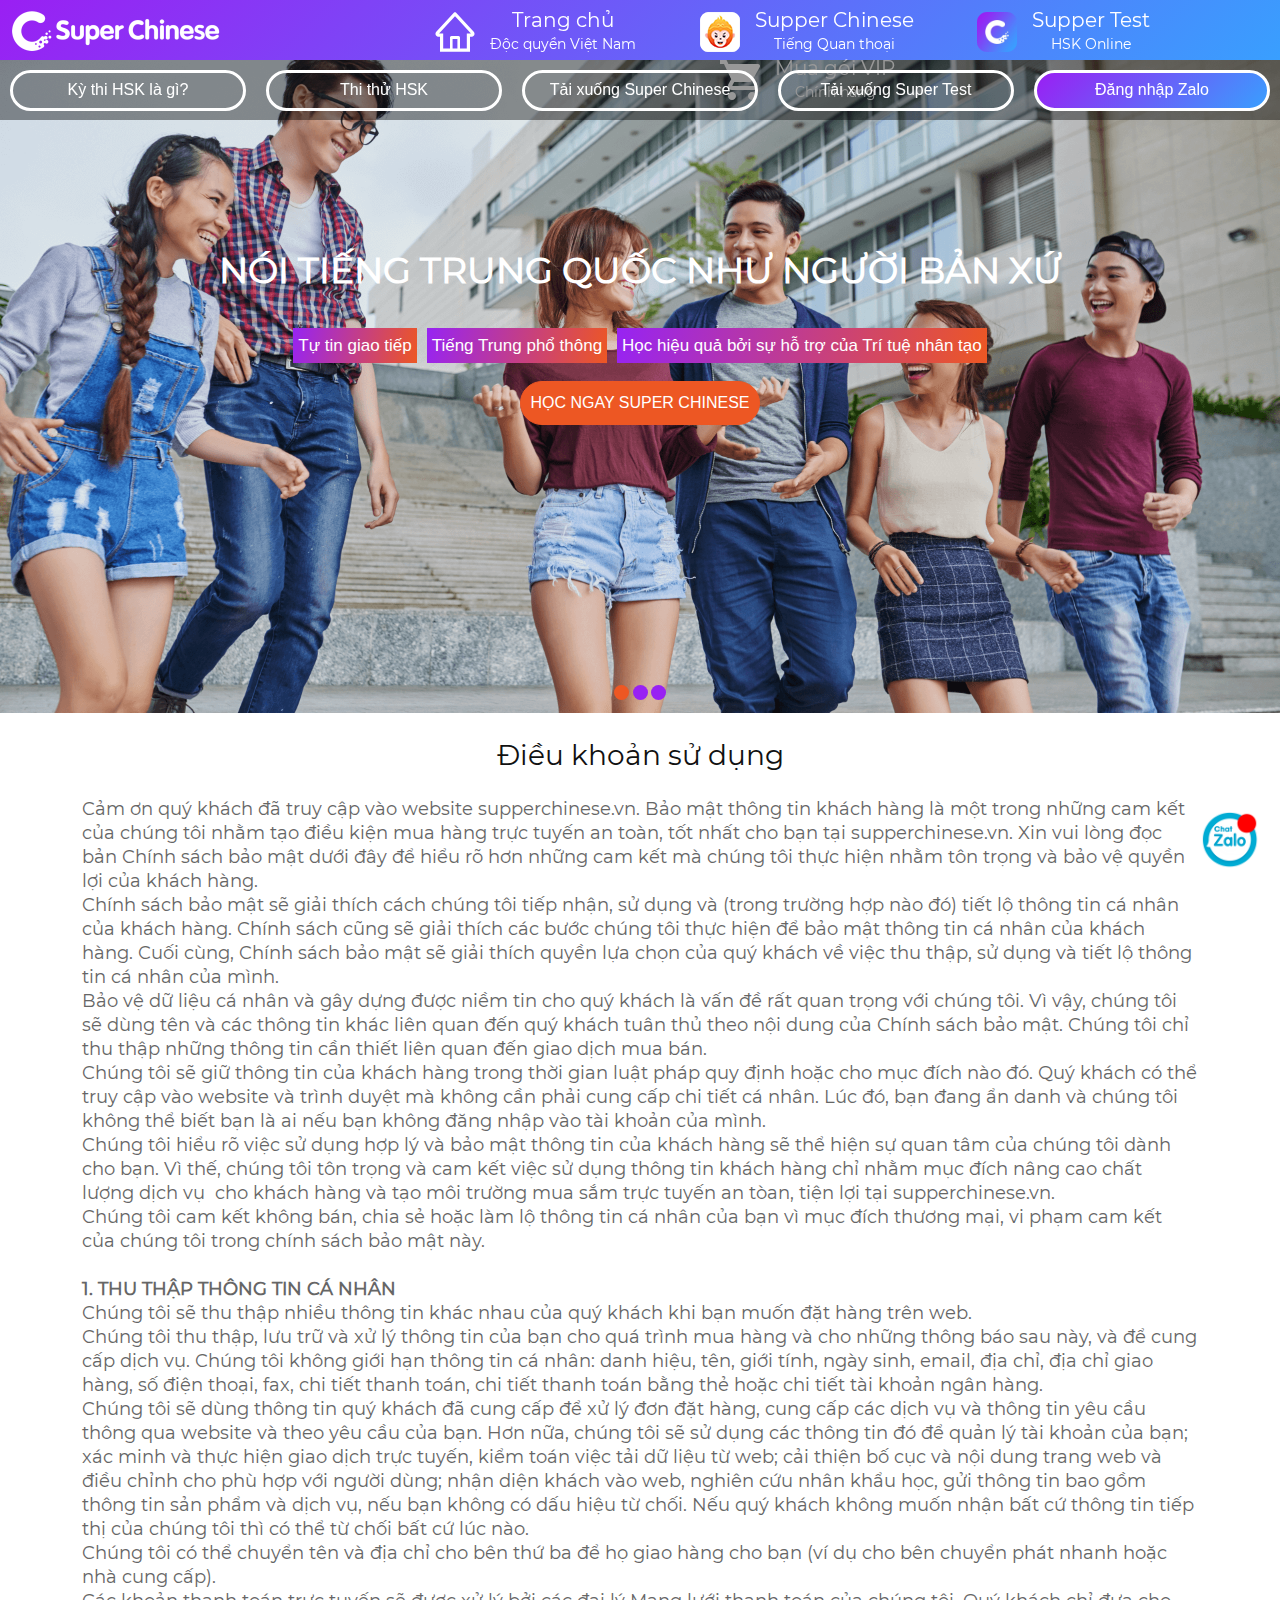
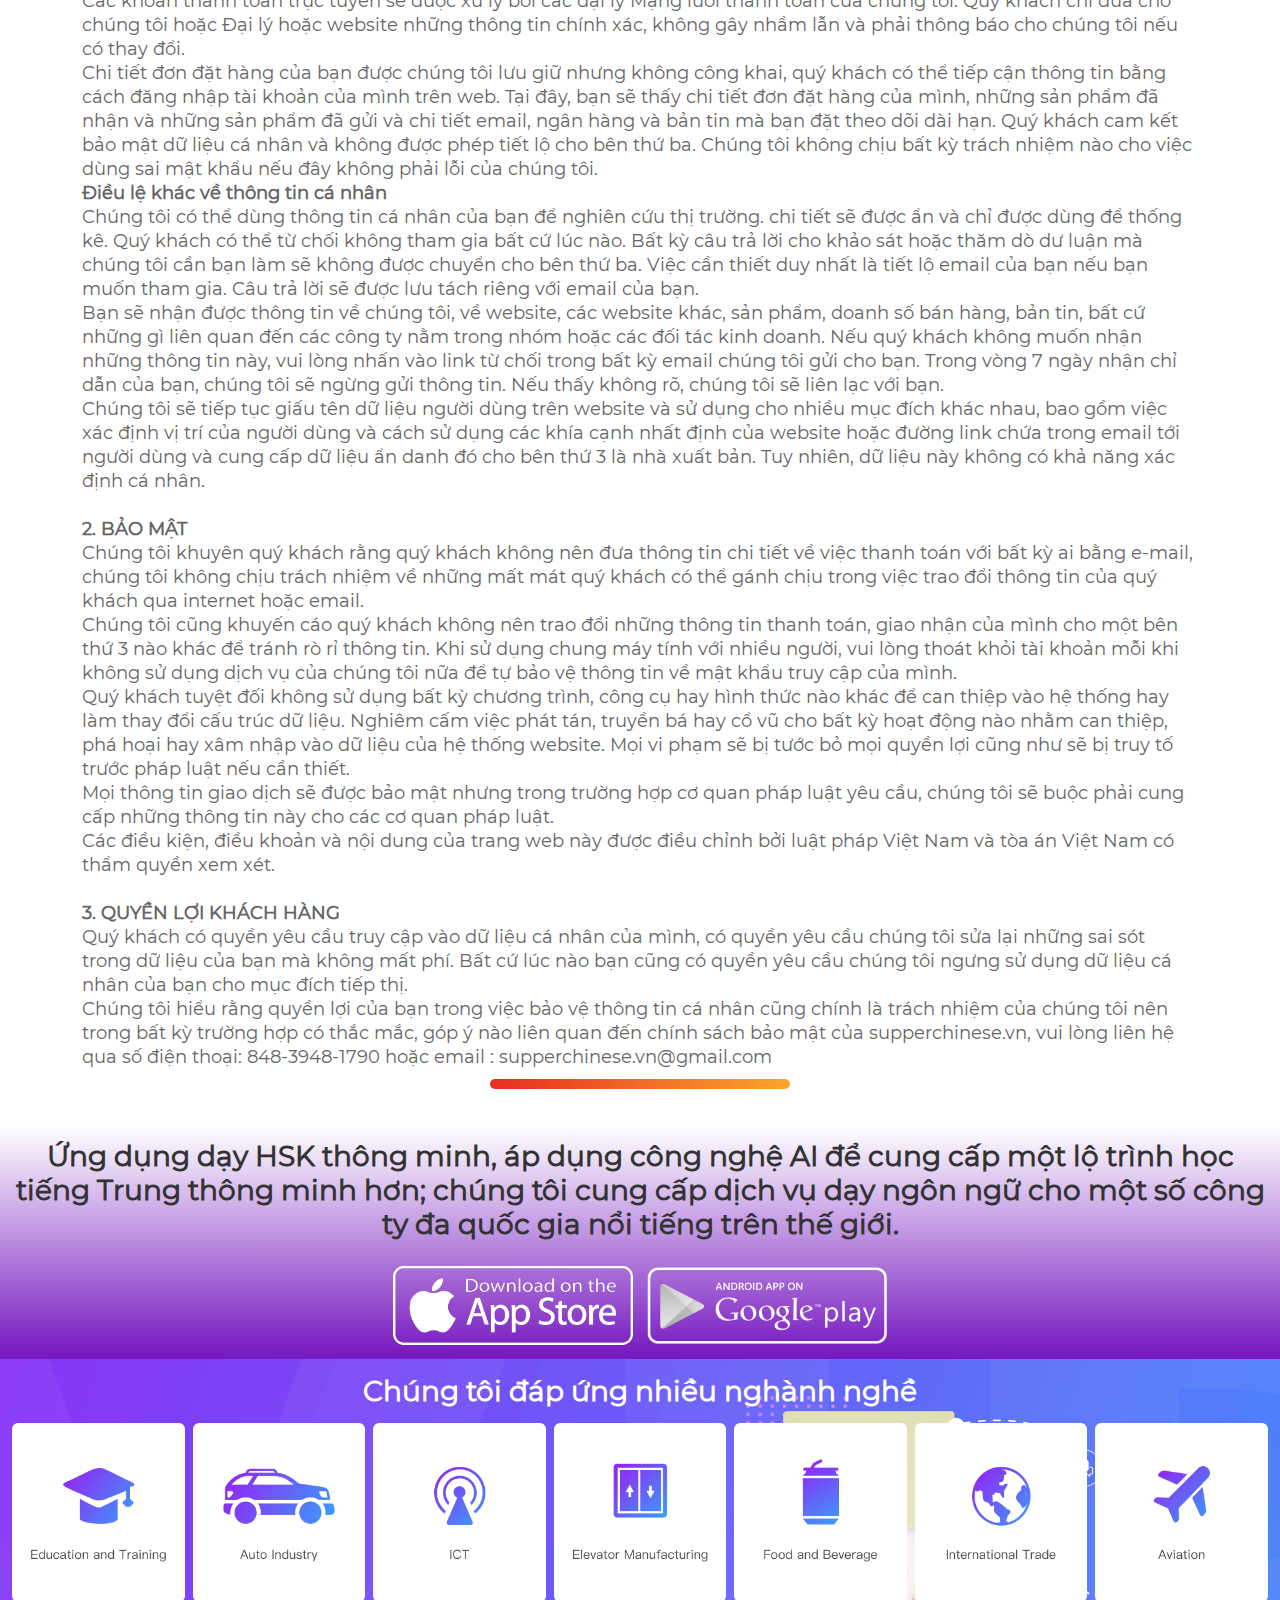
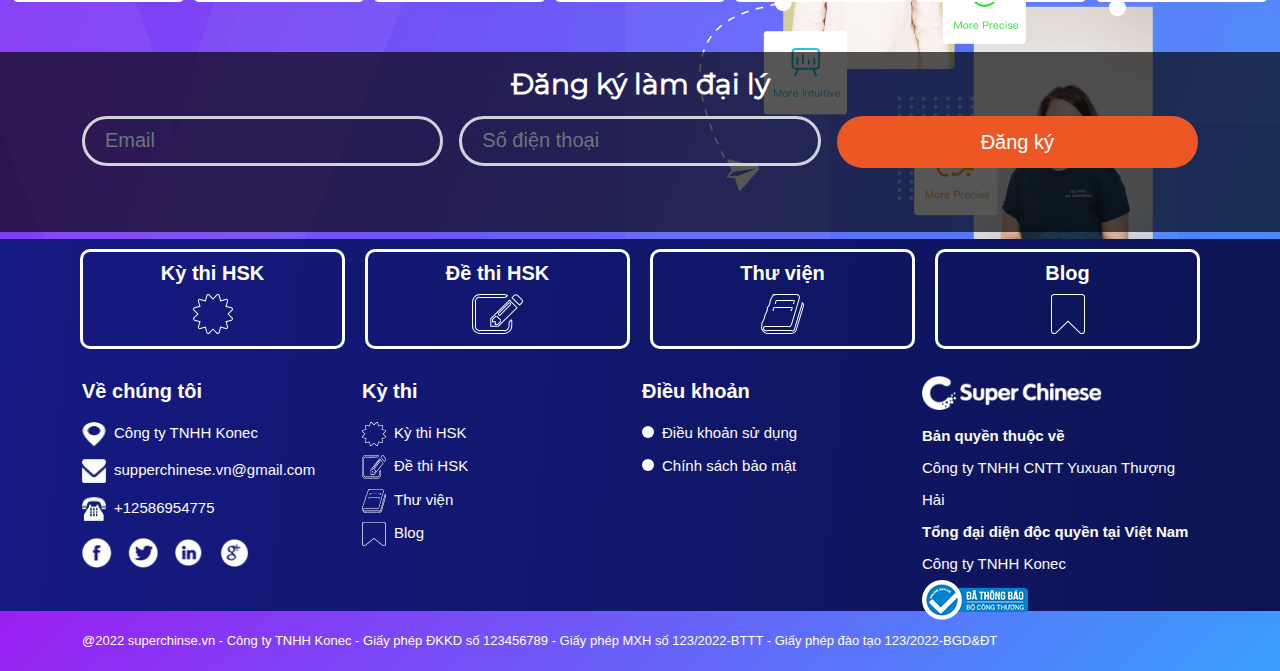
<file: html/dieukhoansudung.html>
﻿<!DOCTYPE html>
<html lang="vi">
<head>
    <meta charset="utf-8">
    <meta http-equiv="X-UA-Compatible" content="IE=edge">
    <meta name="viewport" content="width=device-width, initial-scale=1">
    <meta name="keywords" content="">
    <meta name="description" content="">
    <meta name="author" content="">
    <title>Điều khoản sử dụng</title>
    <link rel="icon" href="images/favicon.ico" type="image/gif" />
    <link rel="stylesheet" href="css/bootstrap.min.css">
    <link rel="stylesheet" href="css/jquery.mCustomScrollbar.min.css">
    <link rel="stylesheet" href="css/font-awesome.css">
    <link rel="stylesheet" href="css/jquery.fancybox.min.css">
    <link rel="stylesheet" href="css/meanmenu.css">
    <link rel="stylesheet" href="css/style.css?v=20210103">
    <link rel="stylesheet" href="css/responsive.css?v=20210103">
</head>

<body class="main-layout">
    <!--<div class="loader_bg">
        <div class="loader"><img src="images/loading.gif" alt="#" /></div>
    </div>-->

    <header>
        <div class="header-top">
            <div class="header s-test">
                <div class="container-fluid">
                    <div class="row">
                        <div class="col col-xs-6 col-sm-3 col-md-3 col-lg-3 col-xl-3 logo_section">
                            <div class="logo">
                                <a href="index.html"><img src="images/logo.png" alt="#" /></a>
                                <!--<h1 class="d-none">Học tiếng Trung trực tuyến</h1>-->
                            </div>
                        </div>
                        <div class="col col-xs-6 col-sm-9 col-md-9 col-lg-9 col-xl-9">
                            <div class="header_information ">
                                <div class="menu-area">
                                    <div class="limit-box">
                                        <nav class="main-menu">
                                            <ul class="menu-area-main">
                                                <li class="active">
                                                    <a href="index.html" class="home">
                                                        <div class="memu-name">
                                                            <p class="name">Trang chủ</p>
                                                            <p class="desc">Độc quyền Việt Nam</p>
                                                        </div>
                                                    </a>
                                                </li>
                                                <li>
                                                    <a href="supperchinese.html" class="supperchinese">
                                                        <div class="memu-name">
                                                            <p class="name">Supper Chinese</p>
                                                            <p class="desc">Tiếng Quan thoại</p>
                                                        </div>
                                                    </a>
                                                </li>
                                                <li>
                                                    <a href="suppertest.html" class="suppertest">
                                                        <div class="memu-name">
                                                            <p class="name">Supper Test</p>
                                                            <p class="desc">HSK Online</p>
                                                        </div>
                                                    </a>
                                                </li>
                                                <li>
                                                    <a href="vip-store.html" class="shoppingcart">
                                                        <div class="memu-name">
                                                            <p class="name">Mua gói VIP</p>
                                                            <p class="desc">Chính hãng</p>
                                                        </div>
                                                    </a>
                                                </li>
                                            </ul>
                                        </nav>
                                    </div>
                                </div>

                            </div>

                            <div class="login">
                                <a href=""><i class="fa fa-user"></i></a>
                            </div>
                        </div>
                    </div>
                </div>
            </div>
            <div class="sub-menu">
                <div class="container-fluid">
                    <div class="row">
                        <div class="col item">
                            <a href="#" title="Kỳ thi HSK là gì?">Kỳ thi HSK là gì?</a>
                        </div>
                        <div class="col item">
                            <a href="#" title="Thi thử HSK">Thi thử HSK</a>
                        </div>
                        <div class="col item">
                            <a href="#" title="Tải xuống Super Chinese">Tải xuống Super Chinese</a>
                        </div>
                        <div class="col item">
                            <a href="#" title="Tải xuống Super Test">Tải xuống Super Test</a>
                        </div>
                        <div class="col item s-test active">
                            <a href="#" title="Đăng nhập Zalo">Đăng nhập Zalo</a>
                        </div>
                    </div>
                </div>
            </div>
        </div>
        <section class="slider_section">
            <div id="myCarousel" class="carousel slide" data-ride="carousel">
                <ol class="carousel-indicators">
                    <li data-target="#myCarousel" data-slide-to="0" class="active"></li>
                    <li data-target="#myCarousel" data-slide-to="1"></li>
                    <li data-target="#myCarousel" data-slide-to="2"></li>
                </ol>
                <div class="carousel-inner">
                    <div class="carousel-item active">
                        <div class="">
                            <div class="carousel-caption">
                                <div class="row">
                                    <div class="col-xl-12 col-lg-12 col-md-12 col-sm-12">
                                        <div class="images_box">
                                            <figure><img src="images/banner.png"></figure>
                                            <div class="text-bg">
                                                <h2>Nói tiếng Trung Quốc như người bản xứ</h2>
                                                <p>Tự tin giao tiếp</p>
                                                <p>Tiếng Trung phổ thông</p>
                                                <p>Học hiệu quả bởi sự hỗ trợ của Trí tuệ nhân tạo</p>
                                                <a href="#" class="btn d-none d-md-block">Học ngay Super Chinese</a>
                                            </div>
                                        </div>
                                    </div>
                                </div>
                            </div>
                        </div>
                    </div>
                    <div class="carousel-item">
                        <div class="">
                            <div class="carousel-caption">
                                <div class="row">
                                    <div class="col-xl-12 col-lg-12 col-md-12 col-sm-12">
                                        <div class="images_box">
                                            <figure><img src="images/banner.png"></figure>
                                            <div class="text-bg">
                                                <h2>Nói tiếng Trung Quốc như người bản xứ</h2>
                                                <p>Tự tin giao tiếp</p>
                                                <p>Tiếng Trung phổ thông</p>
                                                <p>Học hiệu quả bởi sự hỗ trợ của Trí tuệ nhân tạo</p>
                                                <a href="#" class="btn d-none d-md-block">Học ngay Super Chinese</a>
                                            </div>
                                        </div>
                                    </div>
                                </div>
                            </div>
                        </div>
                    </div>

                    <div class="carousel-item">
                        <div class="">
                            <div class="carousel-caption">
                                <div class="row">
                                    <div class="col-xl-12 col-lg-12 col-md-12 col-sm-12">
                                        <div class="images_box">
                                            <figure><img src="images/banner.png"></figure>
                                            <div class="text-bg">
                                                <h2>Nói tiếng Trung Quốc như người bản xứ</h2>
                                                <p>Tự tin giao tiếp</p>
                                                <p>Tiếng Trung phổ thông</p>
                                                <p>Học hiệu quả bởi sự hỗ trợ của Trí tuệ nhân tạo</p>
                                                <a href="#" class="btn d-none d-md-block">Học ngay Super Chinese</a>
                                            </div>
                                        </div>
                                    </div>
                                </div>
                            </div>
                        </div>
                    </div>
                </div>
            </div>

            <a class="carousel-control-prev" href="#myCarousel" role="button" data-slide="prev">
                <span class="carousel-control-prev-icon" aria-hidden="true"></span>
                <span class="sr-only">Previous</span>
            </a>
            <a class="carousel-control-next" href="#myCarousel" role="button" data-slide="next">
                <span class="carousel-control-next-icon" aria-hidden="true"></span>
                <span class="sr-only">Next</span>
            </a>
        </section>
    </header>

    <section id="courses" class="courses">
        <div class="container">
            <div class="row">
                <div class="col-md-12">
                    <div class="titlepage">
                        <h1>
                            Điều khoản sử dụng
                        </h1>                        
                    </div>
                </div>
            </div>
        </div>
        <div class="container">
            <div class="row">
                <div class="col-sm-12 col-md-12 col-lg-12 col-xl-12">
                    <div class="col-inner">
                        <p>Cảm ơn quý khách đã truy cập vào website supperchinese.vn. Bảo mật thông tin khách hàng là một trong những cam kết của chúng tôi nhằm tạo điều kiện mua hàng trực tuyến an toàn, tốt nhất cho bạn tại supperchinese.vn. Xin vui lòng đọc bản Chính sách bảo mật dưới đây để hiểu rõ hơn những cam kết mà chúng tôi thực hiện nhằm tôn trọng và bảo vệ quyền lợi của khách hàng.</p>
                        <p>Chính sách bảo mật sẽ giải thích cách chúng tôi tiếp nhận, sử dụng và (trong trường hợp nào đó) tiết lộ thông tin cá nhân của khách hàng. Chính sách cũng sẽ giải thích các bước chúng tôi thực hiện để bảo mật thông tin cá nhân của khách hàng. Cuối cùng, Chính sách bảo mật sẽ giải thích quyền lựa chọn của quý khách về việc thu thập, sử dụng và tiết lộ thông tin cá nhân của mình.</p>
                        <p>Bảo vệ dữ liệu cá nhân và gây dựng được niềm tin cho quý khách là vấn đề rất quan trọng với chúng tôi. Vì vậy, chúng tôi sẽ dùng tên và các thông tin khác liên quan đến quý khách tuân thủ theo nội dung của Chính sách bảo mật. Chúng tôi chỉ thu thập những thông tin cần thiết liên quan đến giao dịch mua bán.</p>
                        <p>Chúng tôi sẽ giữ thông tin của khách hàng trong thời gian luật pháp quy định hoặc cho mục đích nào đó. Quý khách có thể truy cập vào website và trình duyệt mà không cần phải cung cấp chi tiết cá nhân. Lúc đó, bạn đang ẩn danh và chúng tôi không thể biết bạn là ai nếu bạn không đăng nhập vào tài khoản của mình.</p>
                        <p>Chúng tôi hiểu rõ việc sử dụng hợp lý và bảo mật thông tin của khách hàng sẽ thể hiện sự quan tâm của chúng tôi dành cho bạn. Vì thế, chúng tôi tôn trọng và cam kết việc sử dụng thông tin khách hàng chỉ nhằm mục đích nâng cao chất lượng dịch vụ&nbsp; cho khách hàng và tạo môi trường mua sắm trực tuyến an tòan, tiện lợi tại supperchinese.vn.</p>
                        <p>Chúng tôi cam kết không bán, chia sẻ hoặc làm lộ thông tin cá nhân của bạn vì mục đích thương mại, vi phạm cam kết của chúng tôi trong chính sách bảo mật này.</p>
                        <p>&nbsp;</p>
                        <p><strong>1. THU THẬP THÔNG TIN CÁ NHÂN</strong></p>
                        <p>Chúng tôi sẽ thu thập nhiều thông tin khác nhau của quý khách khi bạn muốn đặt hàng trên web.</p>
                        <p>Chúng tôi thu thập, lưu trữ và xử lý thông tin của bạn cho quá trình mua hàng và cho những thông báo sau này, và để cung cấp dịch vụ. Chúng tôi không giới hạn thông tin cá nhân: danh hiệu, tên, giới tính, ngày sinh, email, địa chỉ, địa chỉ giao hàng, số điện thoại, fax, chi tiết thanh toán, chi tiết thanh toán bằng thẻ hoặc chi tiết tài khoản ngân hàng.</p>
                        <p>Chúng tôi sẽ dùng thông tin quý khách đã cung cấp để xử lý đơn đặt hàng, cung cấp các dịch vụ và thông tin yêu cầu thông qua website và theo yêu cầu của bạn. Hơn nữa, chúng tôi sẽ sử dụng các thông tin đó để quản lý tài khoản của bạn; xác minh và thực hiện giao dịch trực tuyến, kiểm toán việc tải dữ liệu từ web; cải thiện bố cục và nội dung trang web và điều chỉnh cho phù hợp với người dùng; nhận diện khách vào web, nghiên cứu nhân khẩu học, gửi thông tin bao gồm thông tin sản phẩm và dịch vụ, nếu bạn không có dấu hiệu từ chối. Nếu quý khách không muốn nhận bất cứ thông tin tiếp thị của chúng tôi thì có thể từ chối bất cứ lúc nào.</p>
                        <p>Chúng tôi có thể chuyển tên và địa chỉ cho bên thứ ba để họ giao hàng cho bạn (ví dụ cho bên chuyển phát nhanh hoặc nhà cung cấp).</p>
                        <p>Các khoản thanh toán trực tuyến sẽ được xử lý bởi các đại lý Mạng lưới thanh toán của chúng tôi. Quý khách chỉ đưa cho chúng tôi hoặc Đại lý hoặc website những thông tin chính xác, không gây nhầm lẫn và phải thông báo cho chúng tôi nếu có thay đổi.</p>
                        <p>Chi tiết đơn đặt hàng của bạn được chúng tôi lưu giữ nhưng không công khai, quý khách có thể tiếp cận thông tin bằng cách đăng nhập tài khoản của mình trên web. Tại đây, bạn sẽ thấy chi tiết đơn đặt hàng của mình, những sản phẩm đã nhận và những sản phẩm đã gửi và chi tiết email, ngân hàng và bản tin mà bạn đặt theo dõi dài hạn. Quý khách cam kết bảo mật dữ liệu cá nhân và không được phép tiết lộ cho bên thứ ba. Chúng tôi không chịu bất kỳ trách nhiệm nào cho việc dùng sai mật khẩu nếu đây không phải lỗi của chúng tôi.</p>
                        <p><strong>Điều lệ khác về thông tin cá nhân</strong></p>
                        <p>Chúng tôi có thể dùng thông tin cá nhân của bạn để nghiên cứu thị trường. chi tiết sẽ được ẩn và chỉ được dùng để thống kê. Quý khách có thể từ chối không tham gia bất cứ lúc nào. Bất kỳ câu trả lời cho khảo sát hoặc thăm dò dư luận mà chúng tôi cần bạn làm sẽ không được chuyển cho bên thứ ba. Việc cần thiết duy nhất là tiết lộ email của bạn nếu bạn muốn tham gia. Câu trả lời sẽ được lưu tách riêng với email của bạn.</p>
                        <p>Bạn sẽ nhận được thông tin về chúng tôi, về website, các website khác, sản phẩm, doanh số bán hàng, bản tin, bất cứ những gì liên quan đến các công ty nằm trong nhóm hoặc các đối tác kinh doanh. Nếu quý khách không muốn nhận những thông tin này, vui lòng nhấn vào link từ chối trong bất kỳ email chúng tôi gửi cho bạn. Trong vòng 7 ngày nhận chỉ dẫn của bạn, chúng tôi sẽ ngừng gửi thông tin. Nếu thấy không rõ, chúng tôi sẽ liên lạc với bạn.</p>
                        <p>Chúng tôi sẽ tiếp tục giấu tên dữ liệu người dùng trên website và sử dụng cho nhiều mục đích khác nhau, bao gồm việc xác định vị trí của người dùng và cách sử dụng các khía cạnh nhất định của website hoặc đường link chứa trong email tới người dùng và cung cấp dữ liệu ẩn danh đó cho bên thứ 3 là nhà xuất bản. Tuy nhiên, dữ liệu này không có khả năng xác định cá nhân.</p>
                        <p>&nbsp;</p>
                        <p><strong>2. BẢO MẬT</strong></p>
                        <p>Chúng tôi khuyên quý khách rằng quý khách không nên đưa thông tin chi tiết về việc thanh toán với bất kỳ ai bằng e-mail, chúng tôi không chịu trách nhiệm về những mất mát quý khách có thể gánh chịu trong việc trao đổi thông tin của quý khách qua internet hoặc email.</p>
                        <p>Chúng tôi cũng khuyến cáo quý khách không nên trao đổi những thông tin thanh toán, giao nhận của mình cho một bên thứ 3 nào khác để tránh rò rỉ thông tin. Khi sử dụng chung máy tính với nhiều người, vui lòng thoát khỏi tài khoản mỗi khi không sử dụng dịch vụ của chúng tôi nữa để tự bảo vệ thông tin về mật khẩu truy cập của mình.</p>
                        <p>Quý khách tuyệt đối không sử dụng bất kỳ chương trình, công cụ hay hình thức nào khác để can thiệp vào hệ thống hay làm thay đổi cấu trúc dữ liệu. Nghiêm cấm việc phát tán, truyền bá hay cổ vũ cho bất kỳ hoạt động nào nhằm can thiệp, phá hoại hay xâm nhập vào dữ liệu của hệ thống website. Mọi vi phạm sẽ bị tước bỏ mọi quyền lợi cũng như sẽ bị truy tố trước pháp luật nếu cần thiết.</p>
                        <p>Mọi thông tin giao dịch sẽ được bảo mật nhưng trong trường hợp cơ quan pháp luật yêu cầu, chúng tôi sẽ buộc phải cung cấp những thông tin này cho các cơ quan pháp luật.</p>
                        <p>Các điều kiện, điều khoản và nội dung của trang web này được điều chỉnh bởi luật pháp Việt Nam và tòa án Việt Nam có thẩm quyền xem xét.</p>
                        <p>&nbsp;</p>
                        <p><strong>3. QUYỀN LỢI KHÁCH HÀNG</strong></p>
                        <p>Quý khách có quyền yêu cầu truy cập vào dữ liệu cá nhân của mình, có quyền yêu cầu chúng tôi sửa lại những sai sót trong dữ liệu của bạn mà không mất phí. Bất cứ lúc nào bạn cũng có quyền yêu cầu chúng tôi ngưng sử dụng dữ liệu cá nhân của bạn cho mục đích tiếp thị.</p>
                        <p>
                            Chúng tôi hiểu rằng quyền lợi của bạn trong việc bảo vệ thông tin cá nhân cũng chính là trách nhiệm của chúng tôi nên trong bất kỳ trường hợp có thắc mắc, góp ý nào liên quan đến chính sách bảo mật của supperchinese.vn, vui lòng liên hệ qua số điện thoại: 848-3948-1790 hoặc email : supperchinese.vn@gmail.com
                        </p>

                    </div>
                </div>               
            </div>

        </div>
        <div class="container">
            <div class="row">
                <div class="col-md-12">
                    <div class="line"></div>
                </div>
            </div>
        </div>

        <div class="banner s-test">
            <div class="container-fluid">
                <div class="row">
                    <div class="col-md-12">
                        <div class="application">                            
                            <h3>Ứng dụng dạy HSK thông minh, áp dụng công nghệ AI để cung cấp một lộ trình học tiếng Trung thông minh hơn; chúng tôi cung cấp dịch vụ dạy ngôn ngữ cho một số công ty đa quốc gia nổi tiếng trên thế giới.</h3>
                            <ul>
                                <li><a href="#" target="_blank"><img src="images/icon_apple.png" alt="Tải ứng dụng apple" /></a></li>
                                <li><a href="#" target="_blank"><img src="images/icon_google.png" alt="Tải ứng dụng google" /></a></li>
                            </ul>
                        </div>
                    </div>
                </div>
            </div>
        </div>
    </section>

    <section id="service" class="service">
        <div class="container-fluid">
            <div class="row">
                <div class="col-md-12">
                    <div class="titlepage">
                        <h2>Chúng tôi đáp ứng nhiều nghành nghề</h2>
                        <!--<span>
                            luptatum. Libero eligendi molestias iure error animi totam laudantium, aspernatur similique id eos a
                            t consectetur illo culpa,
                        </span>-->
                    </div>
                </div>
            </div>
        </div>
        <div class="service_bg">
            <div class="container-fluid">
                <div class="row g-2">
                    <div class="col col-xs-3">
                        <div class="service_box">
                            <img src="images/u42.png" title="" alt="" />
                        </div>
                    </div>
                    <div class="col col-xs-3">
                        <div class="service_box">
                            <img src="images/u44.png" title="" alt="" />
                        </div>
                    </div>
                    <div class="col col-xs-3">
                        <div class="service_box">
                            <img src="images/u46.png" title="" alt="" />
                        </div>
                    </div>
                    <div class="col col-xs-3">
                        <div class="service_box">
                            <img src="images/u41.png" title="" alt="" />
                        </div>
                    </div>
                    <div class="col col-xs-3">
                        <div class="service_box">
                            <img src="images/u47.png" title="" alt="" />
                        </div>
                    </div>
                    <div class="col col-xs-3">
                        <div class="service_box">
                            <img src="images/u45.png" title="" alt="" />
                        </div>
                    </div>
                    <div class="col col-xs-3">
                        <div class="service_box">
                            <img src="images/u43.png" title="" alt="" />
                        </div>
                    </div>
                </div>
            </div>
        </div>

        <div id="agency" class="agency">
            <div class="container">
                <div class="row">
                    <div class="col-md-12">
                        <div class="titlepage">
                            <h2>Đăng ký làm đại lý</h2>
                        </div>
                    </div>
                </div>
            </div>
            <div class="container">
                <div class="row g-3">
                    <div class="col-sm-12 col-md-4 col-lg-4 col-xl-4">
                        <input type="text" class="form-control" placeholder="Email" aria-label="Email" aria-describedby="basic-addon1">
                    </div>
                    <div class="col-sm-12 col-md-4 col-lg-4 col-xl-4">
                        <input type="text" class="form-control" placeholder="Số điện thoại" aria-label="Phonenumber" aria-describedby="basic-addon1">
                    </div>
                    <div class="col-sm-12 col-md-4 col-lg-4 col-xl-4">
                        <button class="btn btn-light btn-register">Đăng ký</button>
                    </div>

                </div>
            </div>
        </div>
    </section>
        
    <footer>
        <div class="footer">
            <div class="container">
                <div class="row">
                    <div class="col item">
                        <a href="#" title="Kỳ thi HSK">Kỳ thi HSK</a>
                    </div>
                    <div class="col item">
                        <a href="#" title="Đề thi HSK">Đề thi HSK</a>
                    </div>
                    <div class="col item">
                        <a href="#" title="Thư viện">Thư viện</a>
                    </div>
                    <div class="col item">
                        <a href="#" title="Blog">Blog</a>
                    </div>
                    <!--<div class="col item-copyright">
                    <p>
                        <span><strong>Bản quyền thuộc về</strong></span>
                        <span>Công ty TNHH CNTT Yuxuan Thượng Hải</span>
                    </p>
                    <p>
                        <span><strong>Đại diện độc quyền tại Việt Nam</strong></span>
                        <span>Công ty TNHH Konec</span>
                    </p>
                </div>-->
                </div>
            </div>

            <div class="container">
                <div class="row g-1">
                    <div class="col-xl-3 col-lg-3 col-md-6 col-sm-12">
                        <div class="address">
                            <h3>Về chúng tôi </h3>
                            <ul class="loca">
                                <li>
                                    <a href="#"><img src="icon/loc.png" alt="#" />Công ty TNHH Konec</a>
                                </li>
                                <li>
                                    <a href="#"><img src="icon/email.png" alt="#" /></a>supperchinese.vn@gmail.com
                                </li>
                                <li>
                                    <a href="#"><img src="icon/call.png" alt="#" /></a>+12586954775
                                </li>
                            </ul>

                            <ul class="social_link">
                                <li><a href="#"><img src="icon/fb.png"></a></li>
                                <li><a href="#"><img src="icon/tw.png"></a></li>
                                <li><a href="#"><img src="icon/lin(2).png"></a></li>
                                <li><a href="#"><img src="icon/instagram.png"></a></li>
                            </ul>

                        </div>
                    </div>
                    <div class="col-xl-3 col-lg-3 col-md-6 col-sm-6">
                        <div class="address">
                            <h3>Kỳ thi</h3>
                            <ul class="menu_footer">
                                <li class="active"> <a href="#" title=""><img src="images/course.svg" alt="#" />Kỳ thi HSK</a> </li>
                                <li><a href="#" title=""><img src="images/exam.svg" alt="#" />Đề thi HSK</a></li>
                                <li><a href="#" title=""><img src="images/library.svg" alt="#" />Thư viện</a> </li>
                                <li><a href="#" title=""><img src="images/blog.svg" alt="#" />Blog</a> </li>
                            </ul>
                        </div>
                    </div>
                    <div class="col-xl-3 col-lg-3 col-md-6 col-sm-6">
                        <div class="address">
                            <h3>Điều khoản</h3>
                            <ul class="links_footer">
                                <li class="active"><a href="#">Điều khoản sử dụng</a> </li>
                                <li><a href="#">Chính sách bảo mật</a> </li>
                            </ul>
                        </div>
                    </div>

                    <div class="col-xl-3 col-lg-3 col-md-6 col-sm-12">
                        <div class="address">
                            <a href="index.html"><h3><img src="images/logo.png" alt="logo"></h3> </a>
                        </div>
                        <div>
                            <p>
                                <span><strong>Bản quyền thuộc về</strong></span>
                                <span>Công ty TNHH CNTT Yuxuan Thượng Hải</span>
                            </p>
                            <p>
                                <span><strong>Tổng đại diện độc quyền tại Việt Nam</strong></span>
                                <span>Công ty TNHH Konec</span>
                            </p>
                            <a href="#" class="announce"> <img src="images/announced.png" alt="Đã thông báo với bộ công thương"></a>
                        </div>                       
                    </div>
                </div>

            </div>

        </div>

        <div class="footer-bottom">
            <div class="container">
                <div class="copyright">
                    <span>@2022 superchinse.vn - Công ty TNHH Konec - Giấy phép ĐKKD số 123456789 - Giấy phép MXH số 123/2022-BTTT - Giấy phép đào tạo 123/2022-BGD&ĐT</span>
                </div>
            </div>
        </div>

        <div class="menu-footer">
            <ul>
                <li class="active">
                    
                    <a href="index.html" class="home">
                        <img src="images/home.svg" title="" alt="" />
                        <div class="memu-name">
                            <p class="name">Trang chủ</p>
                        </div>
                    </a>
                </li>
                <li>
                    <a href="supperchinese.html" class="supperchinese">
                        <img src="images/supperchinese.png" title="" alt="" />
                        <div class="memu-name">
                            <p class="name">Supper Chinese</p>
                        </div>
                    </a>
                </li>
                <li>
                    <a href="suppertest.html" class="suppertest">
                        <img src="images/suppertest.svg" title="" alt="" />
                        <div class="memu-name">
                            <p class="name">Supper Test</p>
                        </div>
                    </a>
                </li>
                <li>
                    <a href="vip-store.html" class="shoppingcart">
                        <img src="images/shoppingcart.svg" title="" alt="" />
                        <div class="memu-name">
                            <p class="name">Mua gói VIP</p>
                        </div>
                    </a>
                </li>
            </ul>
        </div>
    </footer>

    <div id="sdk-chat" class="sdk-chat">
        <a href="#"><img src="images/zalochat.png" alt="#" /></a>
    </div>

    <script src="js/jquery-3.5.1.min.js"></script>
    <script src="js/popper.min.js"></script>
    <script src="js/bootstrap.bundle.min.js"></script>
    <script src="js/jquery.fancybox.min.js"></script>
    <script src="js/plugin.js"></script>
    <script src="js/jquery.mCustomScrollbar.concat.min.js"></script>
    <script src="js/custom.js"></script>
</body>

</html>
</file>
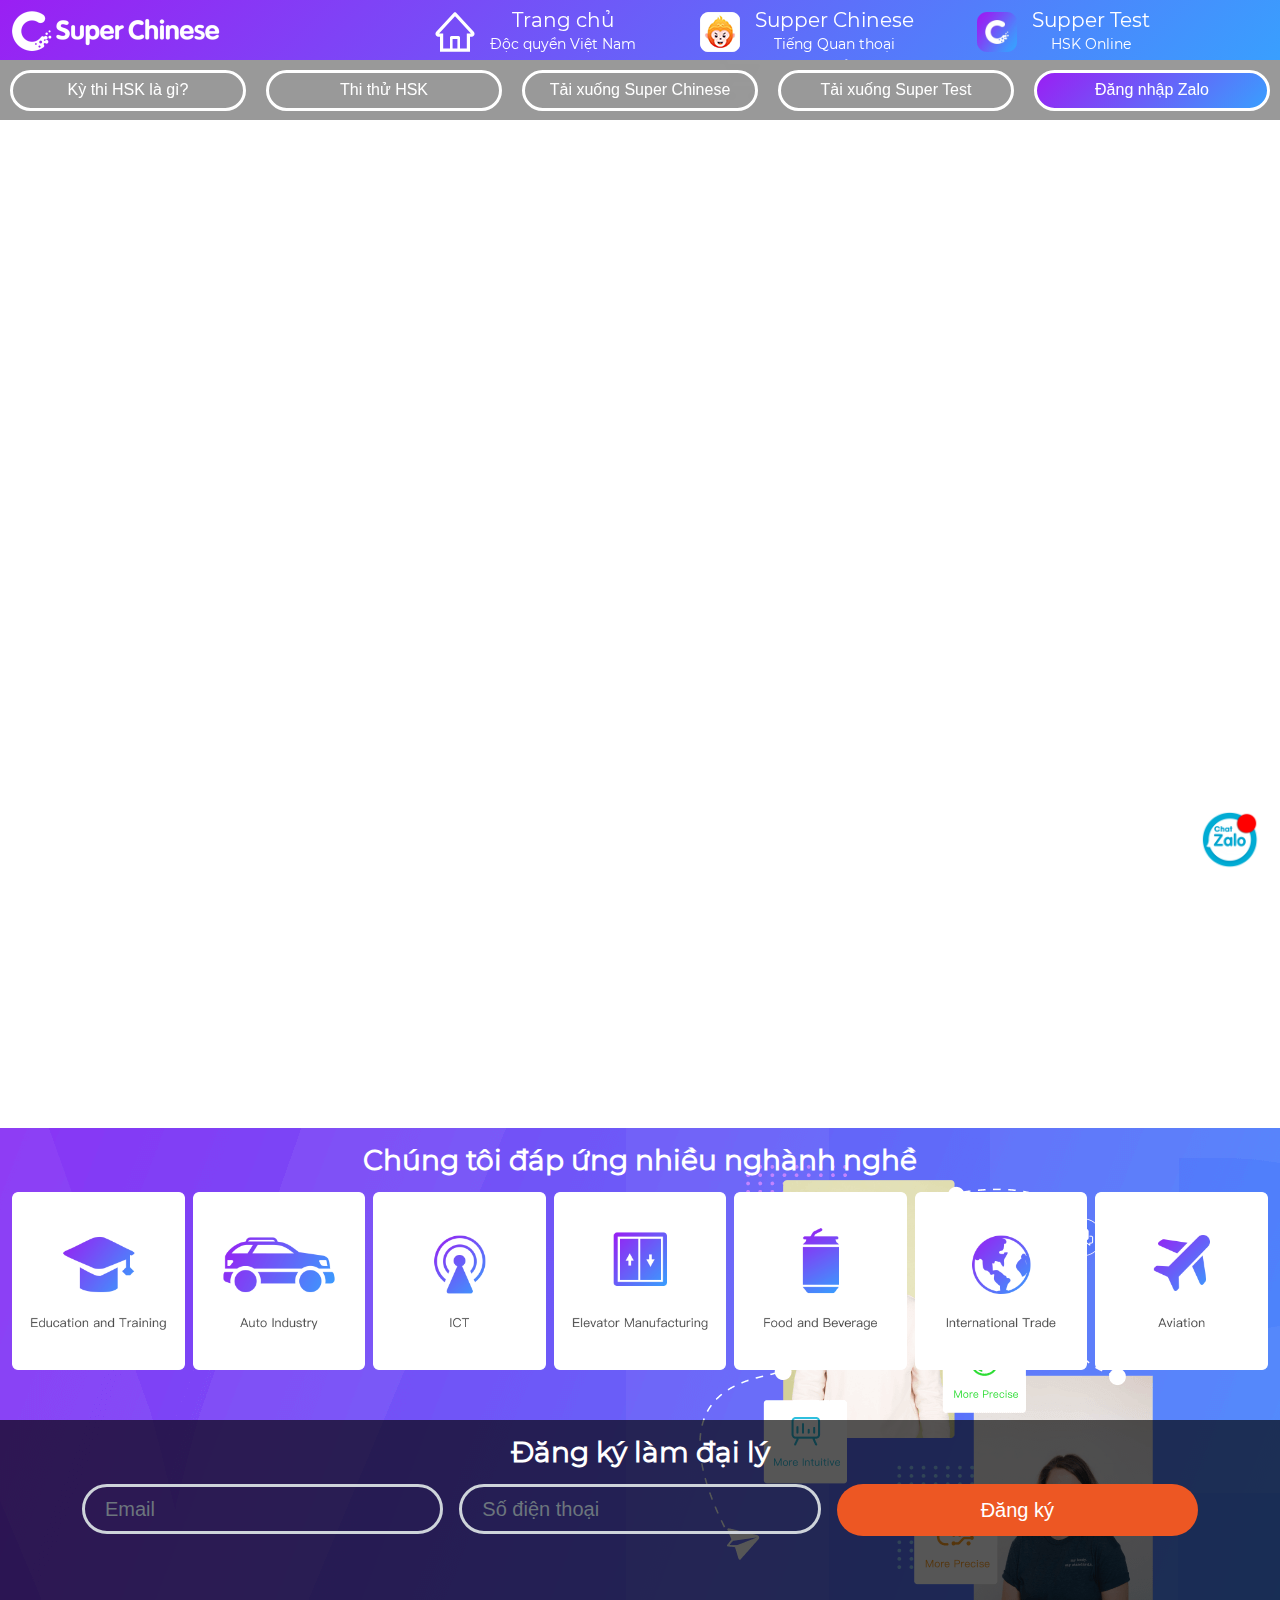
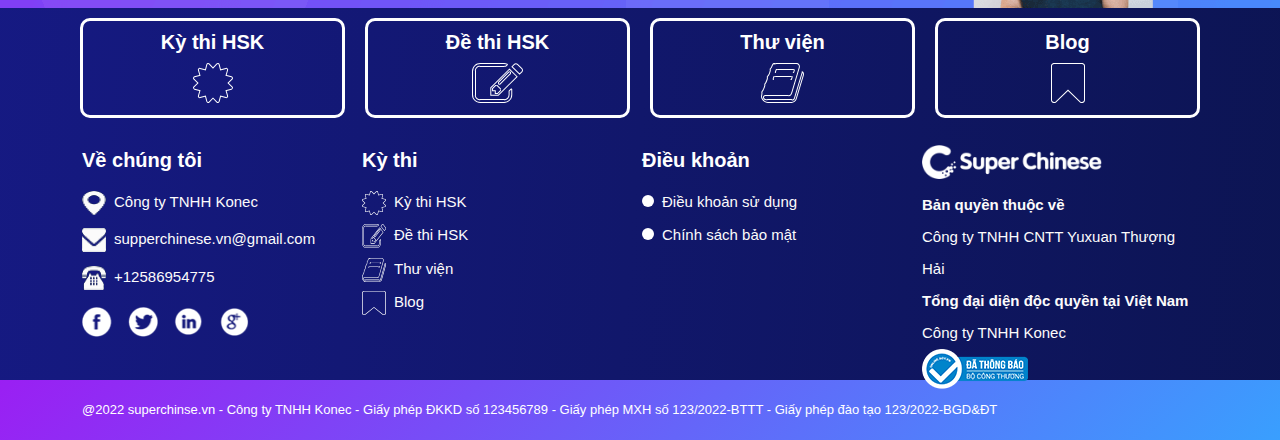
<file: html/hsk-test.html>
﻿<!DOCTYPE html>
<html lang="vi">
<head>
    <meta charset="utf-8">
    <meta http-equiv="X-UA-Compatible" content="IE=edge">
    <meta name="viewport" content="width=device-width, initial-scale=1">
    <meta name="keywords" content="">
    <meta name="description" content="">
    <meta name="author" content="">
    <title>Hsk test</title>
    <link rel="icon" href="images/favicon.ico" type="image/gif" />
    <link rel="stylesheet" href="css/bootstrap.min.css">
    <link rel="stylesheet" href="css/jquery.mCustomScrollbar.min.css">
    <link rel="stylesheet" href="css/font-awesome.css">
    <link rel="stylesheet" href="css/jquery.fancybox.min.css">
    <link rel="stylesheet" href="css/meanmenu.css">
    <link rel="stylesheet" href="css/style.css?v=20210103">
    <link rel="stylesheet" href="css/responsive.css?v=20210103">
</head>

<body class="main-layout">
    <!--<div class="loader_bg">
        <div class="loader"><img src="images/loading.gif" alt="#" /></div>
    </div>-->

    <header>
        <div class="header-top">
            <div class="header s-test">
                <div class="container-fluid">
                    <div class="row">
                        <div class="col col-xs-6 col-sm-3 col-md-3 col-lg-3 col-xl-3 logo_section">
                            <div class="logo">
                                <a href="index.html"><img src="images/logo.png" alt="#" /></a>
                                <!--<h1 class="d-none">Học tiếng Trung trực tuyến</h1>-->
                            </div>
                        </div>
                        <div class="col col-xs-6 col-sm-9 col-md-9 col-lg-9 col-xl-9">
                            <div class="header_information ">
                                <div class="menu-area">
                                    <div class="limit-box">
                                        <nav class="main-menu">
                                            <ul class="menu-area-main">
                                                <li class="active">
                                                    <a href="index.html" class="home">
                                                        <div class="memu-name">
                                                            <p class="name">Trang chủ</p>
                                                            <p class="desc">Độc quyền Việt Nam</p>
                                                        </div>
                                                    </a>
                                                </li>
                                                <li>
                                                    <a href="supperchinese.html" class="supperchinese">
                                                        <div class="memu-name">
                                                            <p class="name">Supper Chinese</p>
                                                            <p class="desc">Tiếng Quan thoại</p>
                                                        </div>
                                                    </a>
                                                </li>
                                                <li>
                                                    <a href="suppertest.html" class="suppertest">
                                                        <div class="memu-name">
                                                            <p class="name">Supper Test</p>
                                                            <p class="desc">HSK Online</p>
                                                        </div>
                                                    </a>
                                                </li>
                                                <li>
                                                    <a href="vip-store.html" class="shoppingcart">
                                                        <div class="memu-name">
                                                            <p class="name">Mua gói VIP</p>
                                                            <p class="desc">Chính hãng</p>
                                                        </div>
                                                    </a>
                                                </li>
                                            </ul>
                                        </nav>
                                    </div>
                                </div>

                            </div>

                            <div class="login">
                                <a href=""><i class="fa fa-user"></i></a>
                            </div>
                        </div>
                    </div>
                </div>
            </div>
            <div class="sub-menu">
                <div class="container-fluid">
                    <div class="row">
                        <div class="col item">
                            <a href="#" title="Kỳ thi HSK là gì?">Kỳ thi HSK là gì?</a>
                        </div>
                        <div class="col item">
                            <a href="#" title="Thi thử HSK">Thi thử HSK</a>
                        </div>
                        <div class="col item">
                            <a href="#" title="Tải xuống Super Chinese">Tải xuống Super Chinese</a>
                        </div>
                        <div class="col item">
                            <a href="#" title="Tải xuống Super Test">Tải xuống Super Test</a>
                        </div>
                        <div class="col item s-test active">
                            <a href="#" title="Đăng nhập Zalo">Đăng nhập Zalo</a>
                        </div>
                    </div>
                </div>
            </div>
        </div>
        <!--<section class="slider_section">
            <div class="images_box">
                <figure><img src="images/banner4.png"></figure>
                <div class="text-bg s-test">
                    <div class="col col-sm-12 col-md-6 col-lg-6 col-xl-5">
                        <div class="application">
                            <h2>
                                The smarter  HSK application
                            </h2>

                            <h3>Tải ứng dụng</h3>
                            <ul>
                                <li><a href="#" target="_blank"><img src="images/icon_apple.png" alt="Tải ứng dụng apple" /></a></li>
                                <li><a href="#" target="_blank"><img src="images/icon_google.png" alt="Tải ứng dụng google"  /></a></li>
                            </ul>
                        </div>
                    </div>
                </div>
            </div>
        </section>-->
    </header>

    <section id="hsk" class="hsk">
        <div class="container-fluid">
            <div class="row">
                <div class="col-md-12">
                    <iframe id="u1193_input" scrolling="auto" frameborder="1" webkitallowfullscreen="" mozallowfullscreen="" allowfullscreen="" src="https://www.hskonline.com/vi/1/1" style="width: 100%; height: 1000px"></iframe>
                </div>
            </div>
        </div>
    </section>

    <section id="service" class="service">
        <div class="container-fluid">
            <div class="row">
                <div class="col-md-12">
                    <div class="titlepage">
                        <h2>Chúng tôi đáp ứng nhiều nghành nghề</h2>
                        <!--<span>
                            luptatum. Libero eligendi molestias iure error animi totam laudantium, aspernatur similique id eos a
                            t consectetur illo culpa,
                        </span>-->
                    </div>
                </div>
            </div>
        </div>
        <div class="service_bg">
            <div class="container-fluid">
                <div class="row g-2">
                    <div class="col col-xs-3">
                        <div class="service_box">
                            <img src="images/u42.png" title="" alt="" />
                        </div>
                    </div>
                    <div class="col col-xs-3">
                        <div class="service_box">
                            <img src="images/u44.png" title="" alt="" />
                        </div>
                    </div>
                    <div class="col col-xs-3">
                        <div class="service_box">
                            <img src="images/u46.png" title="" alt="" />
                        </div>
                    </div>
                    <div class="col col-xs-3">
                        <div class="service_box">
                            <img src="images/u41.png" title="" alt="" />
                        </div>
                    </div>
                    <div class="col col-xs-3">
                        <div class="service_box">
                            <img src="images/u47.png" title="" alt="" />
                        </div>
                    </div>
                    <div class="col col-xs-3">
                        <div class="service_box">
                            <img src="images/u45.png" title="" alt="" />
                        </div>
                    </div>
                    <div class="col col-xs-3">
                        <div class="service_box">
                            <img src="images/u43.png" title="" alt="" />
                        </div>
                    </div>
                </div>
            </div>
        </div>

        <div id="agency" class="agency">
            <div class="container">
                <div class="row">
                    <div class="col-md-12">
                        <div class="titlepage">
                            <h2>Đăng ký làm đại lý</h2>
                        </div>
                    </div>
                </div>
            </div>
            <div class="container">
                <div class="row g-3">
                    <div class="col-sm-12 col-md-4 col-lg-4 col-xl-4">
                        <input type="text" class="form-control" placeholder="Email" aria-label="Email" aria-describedby="basic-addon1">
                    </div>
                    <div class="col-sm-12 col-md-4 col-lg-4 col-xl-4">
                        <input type="text" class="form-control" placeholder="Số điện thoại" aria-label="Phonenumber" aria-describedby="basic-addon1">
                    </div>
                    <div class="col-sm-12 col-md-4 col-lg-4 col-xl-4">
                        <button class="btn btn-light btn-register">Đăng ký</button>
                    </div>

                </div>
            </div>
        </div>
    </section>
        
    <footer>
        <div class="footer">
            <div class="container">
                <div class="row">
                    <div class="col item">
                        <a href="#" title="Kỳ thi HSK">Kỳ thi HSK</a>
                    </div>
                    <div class="col item">
                        <a href="#" title="Đề thi HSK">Đề thi HSK</a>
                    </div>
                    <div class="col item">
                        <a href="#" title="Thư viện">Thư viện</a>
                    </div>
                    <div class="col item">
                        <a href="#" title="Blog">Blog</a>
                    </div>
                    <!--<div class="col item-copyright">
                    <p>
                        <span><strong>Bản quyền thuộc về</strong></span>
                        <span>Công ty TNHH CNTT Yuxuan Thượng Hải</span>
                    </p>
                    <p>
                        <span><strong>Đại diện độc quyền tại Việt Nam</strong></span>
                        <span>Công ty TNHH Konec</span>
                    </p>
                </div>-->
                </div>
            </div>

            <div class="container">
                <div class="row g-1">
                    <div class="col-xl-3 col-lg-3 col-md-6 col-sm-12">
                        <div class="address">
                            <h3>Về chúng tôi </h3>
                            <ul class="loca">
                                <li>
                                    <a href="#"><img src="icon/loc.png" alt="#" />Công ty TNHH Konec</a>
                                </li>
                                <li>
                                    <a href="#"><img src="icon/email.png" alt="#" /></a>supperchinese.vn@gmail.com
                                </li>
                                <li>
                                    <a href="#"><img src="icon/call.png" alt="#" /></a>+12586954775
                                </li>
                            </ul>

                            <ul class="social_link">
                                <li><a href="#"><img src="icon/fb.png"></a></li>
                                <li><a href="#"><img src="icon/tw.png"></a></li>
                                <li><a href="#"><img src="icon/lin(2).png"></a></li>
                                <li><a href="#"><img src="icon/instagram.png"></a></li>
                            </ul>

                        </div>
                    </div>
                    <div class="col-xl-3 col-lg-3 col-md-6 col-sm-6">
                        <div class="address">
                            <h3>Kỳ thi</h3>
                            <ul class="menu_footer">
                                <li class="active"> <a href="#" title=""><img src="images/course.svg" alt="#" />Kỳ thi HSK</a> </li>
                                <li><a href="#" title=""><img src="images/exam.svg" alt="#" />Đề thi HSK</a></li>
                                <li><a href="#" title=""><img src="images/library.svg" alt="#" />Thư viện</a> </li>
                                <li><a href="#" title=""><img src="images/blog.svg" alt="#" />Blog</a> </li>
                            </ul>
                        </div>
                    </div>
                    <div class="col-xl-3 col-lg-3 col-md-6 col-sm-6">
                        <div class="address">
                            <h3>Điều khoản</h3>
                            <ul class="links_footer">
                                <li class="active"><a href="#">Điều khoản sử dụng</a> </li>
                                <li><a href="#">Chính sách bảo mật</a> </li>
                            </ul>
                        </div>
                    </div>

                    <div class="col-xl-3 col-lg-3 col-md-6 col-sm-12">
                        <div class="address">
                            <a href="index.html"><h3><img src="images/logo.png" alt="logo"></h3> </a>
                        </div>
                        <div>
                            <p>
                                <span><strong>Bản quyền thuộc về</strong></span>
                                <span>Công ty TNHH CNTT Yuxuan Thượng Hải</span>
                            </p>
                            <p>
                                <span><strong>Tổng đại diện độc quyền tại Việt Nam</strong></span>
                                <span>Công ty TNHH Konec</span>
                            </p>
                            <a href="#" class="announce"> <img src="images/announced.png" alt="Đã thông báo với bộ công thương"></a>
                        </div>                       
                    </div>
                </div>

            </div>

        </div>

        <div class="footer-bottom">
            <div class="container">
                <div class="copyright">
                    <span>@2022 superchinse.vn - Công ty TNHH Konec - Giấy phép ĐKKD số 123456789 - Giấy phép MXH số 123/2022-BTTT - Giấy phép đào tạo 123/2022-BGD&ĐT</span>
                </div>
            </div>
        </div>

        <div class="menu-footer">
            <ul>
                <li class="active">
                    
                    <a href="index.html" class="home">
                        <img src="images/home.svg" title="" alt="" />
                        <div class="memu-name">
                            <p class="name">Trang chủ</p>
                        </div>
                    </a>
                </li>
                <li>
                    <a href="supperchinese.html" class="supperchinese">
                        <img src="images/supperchinese.png" title="" alt="" />
                        <div class="memu-name">
                            <p class="name">Supper Chinese</p>
                        </div>
                    </a>
                </li>
                <li>
                    <a href="suppertest.html" class="suppertest">
                        <img src="images/suppertest.svg" title="" alt="" />
                        <div class="memu-name">
                            <p class="name">Supper Test</p>
                        </div>
                    </a>
                </li>
                <li>
                    <a href="vip-store.html" class="shoppingcart">
                        <img src="images/shoppingcart.svg" title="" alt="" />
                        <div class="memu-name">
                            <p class="name">Mua gói VIP</p>
                        </div>
                    </a>
                </li>
            </ul>
        </div>
    </footer>

    <div id="sdk-chat" class="sdk-chat">
        <a href="#"><img src="images/zalochat.png" alt="#" /></a>
    </div>

    <script src="js/jquery-3.5.1.min.js"></script>
    <script src="js/popper.min.js"></script>
    <script src="js/bootstrap.bundle.min.js"></script>
    <script src="js/jquery.fancybox.min.js"></script>
    <script src="js/plugin.js"></script>
    <script src="js/jquery.mCustomScrollbar.concat.min.js"></script>
    <script src="js/custom.js"></script>
</body>

</html>
</file>
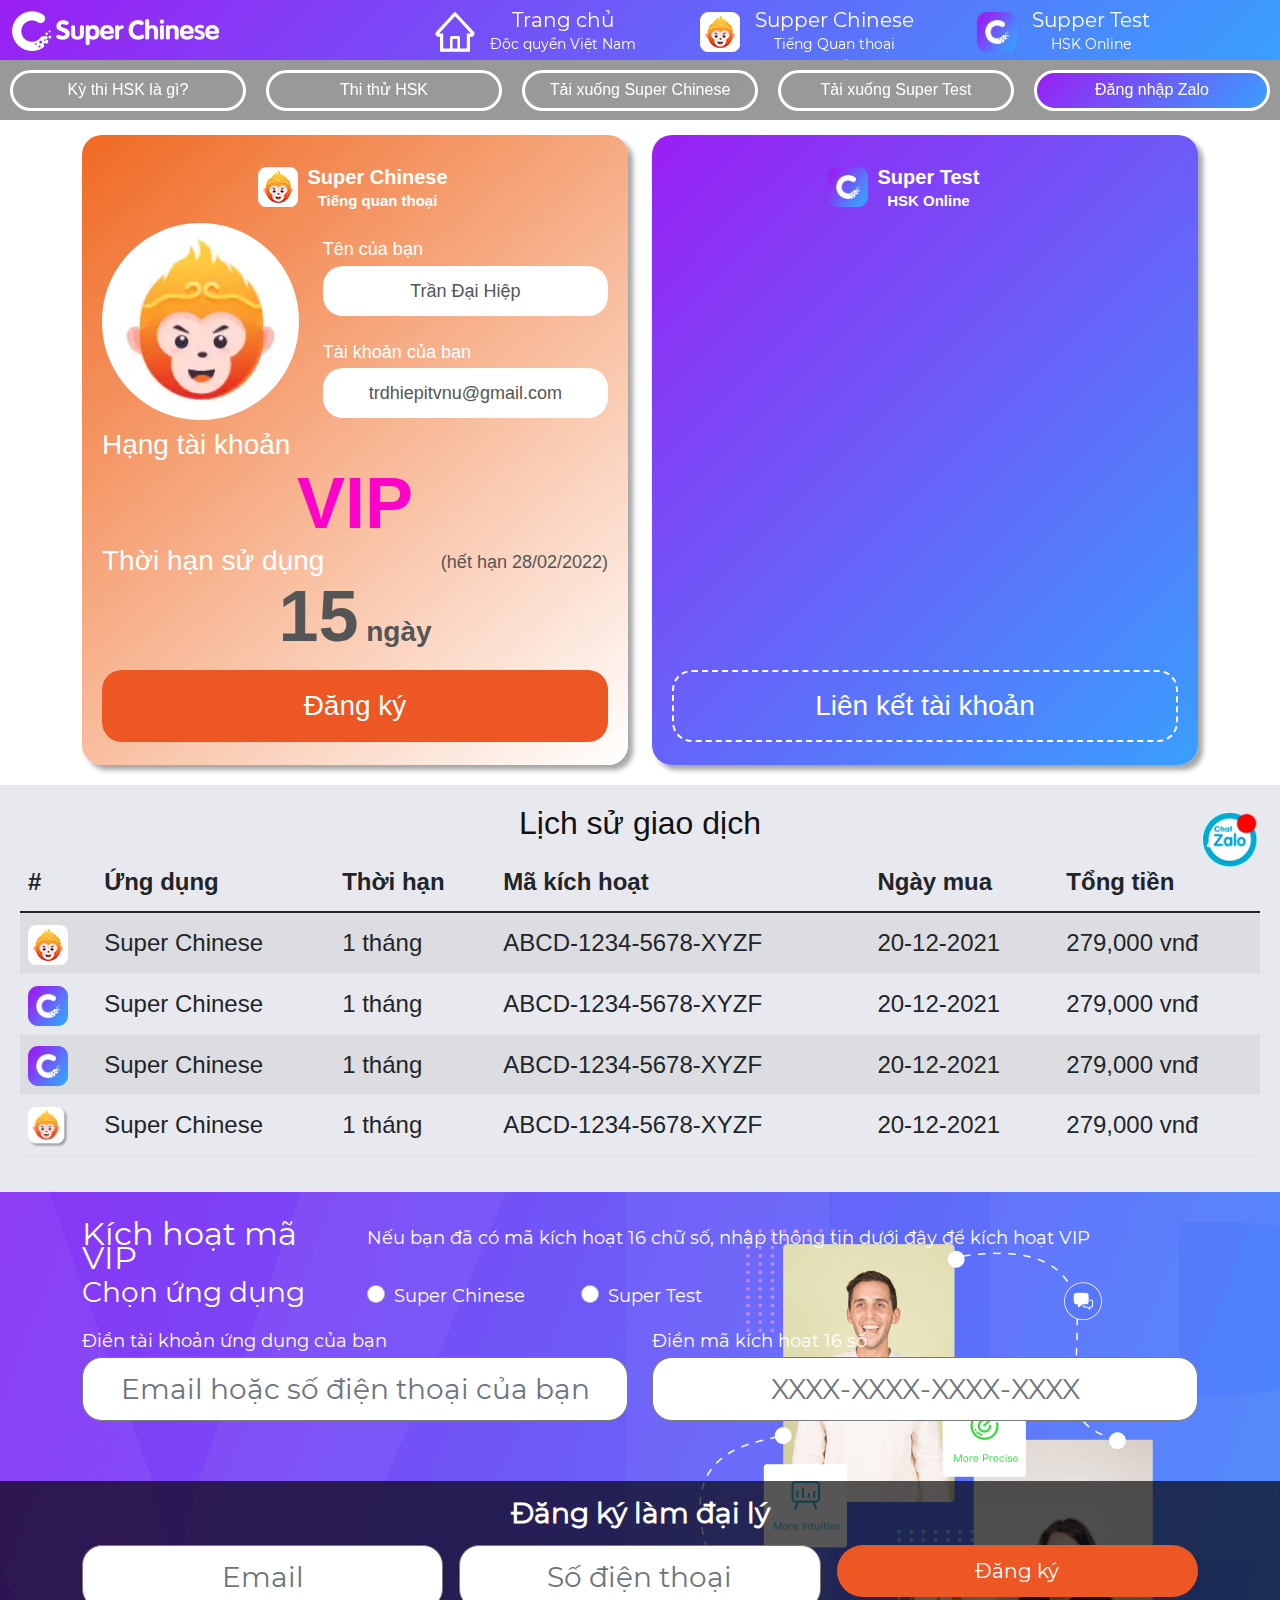
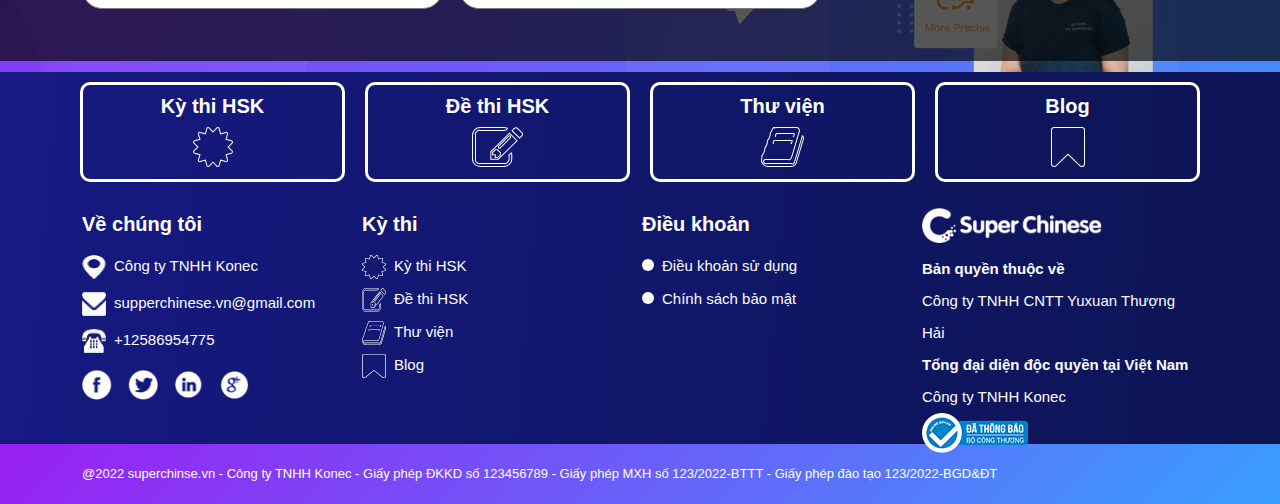
<file: html/profile.html>
﻿<!DOCTYPE html>
<html lang="vi">
<head>
    <meta charset="utf-8">
    <meta http-equiv="X-UA-Compatible" content="IE=edge">
    <meta name="viewport" content="width=device-width, initial-scale=1">
    <meta name="keywords" content="">
    <meta name="description" content="">
    <meta name="author" content="">
    <title>Profile</title>
    <link rel="icon" href="images/favicon.ico" type="image/gif" />
    <link rel="stylesheet" href="css/bootstrap.min.css">
    <link rel="stylesheet" href="css/jquery.mCustomScrollbar.min.css">
    <link rel="stylesheet" href="css/font-awesome.css">
    <link rel="stylesheet" href="css/jquery.fancybox.min.css">
    <link rel="stylesheet" href="css/meanmenu.css">
    <link rel="stylesheet" href="css/style.css?v=20210103">
    <link rel="stylesheet" href="css/responsive.css?v=20210103">
</head>

<body class="main-layout">
    <!--<div class="loader_bg">
        <div class="loader"><img src="images/loading.gif" alt="#" /></div>
    </div>-->

    <header>
        <div class="header-top">
            <div class="header s-test">
                <div class="container-fluid">
                    <div class="row">
                        <div class="col col-xs-6 col-sm-3 col-md-3 col-lg-3 col-xl-3 logo_section">
                            <div class="logo">
                                <a href="index.html"><img src="images/logo.png" alt="#" /></a>
                                <!--<h1 class="d-none">Học tiếng Trung trực tuyến</h1>-->
                            </div>
                        </div>
                        <div class="col col-xs-6 col-sm-9 col-md-9 col-lg-9 col-xl-9">
                            <div class="header_information ">
                                <div class="menu-area">
                                    <div class="limit-box">
                                        <nav class="main-menu">
                                            <ul class="menu-area-main">
                                                <li class="active">
                                                    <a href="index.html" class="home">
                                                        <div class="memu-name">
                                                            <p class="name">Trang chủ</p>
                                                            <p class="desc">Độc quyền Việt Nam</p>
                                                        </div>
                                                    </a>
                                                </li>
                                                <li>
                                                    <a href="supperchinese.html" class="supperchinese">
                                                        <div class="memu-name">
                                                            <p class="name">Supper Chinese</p>
                                                            <p class="desc">Tiếng Quan thoại</p>
                                                        </div>
                                                    </a>
                                                </li>
                                                <li>
                                                    <a href="suppertest.html" class="suppertest">
                                                        <div class="memu-name">
                                                            <p class="name">Supper Test</p>
                                                            <p class="desc">HSK Online</p>
                                                        </div>
                                                    </a>
                                                </li>
                                                <li>
                                                    <a href="vip-store.html" class="shoppingcart">
                                                        <div class="memu-name">
                                                            <p class="name">Mua gói VIP</p>
                                                            <p class="desc">Chính hãng</p>
                                                        </div>
                                                    </a>
                                                </li>
                                            </ul>
                                        </nav>
                                    </div>
                                </div>

                            </div>

                            <div class="login">
                                <a href=""><i class="fa fa-user"></i></a>
                            </div>
                        </div>
                    </div>
                </div>
            </div>
            <div class="sub-menu">
                <div class="container-fluid">
                    <div class="row">
                        <div class="col item">
                            <a href="#" title="Kỳ thi HSK là gì?">Kỳ thi HSK là gì?</a>
                        </div>
                        <div class="col item">
                            <a href="#" title="Thi thử HSK">Thi thử HSK</a>
                        </div>
                        <div class="col item">
                            <a href="#" title="Tải xuống Super Chinese">Tải xuống Super Chinese</a>
                        </div>
                        <div class="col item">
                            <a href="#" title="Tải xuống Super Test">Tải xuống Super Test</a>
                        </div>
                        <div class="col item s-test active">
                            <a href="#" title="Đăng nhập Zalo">Đăng nhập Zalo</a>
                        </div>
                    </div>
                </div>
            </div>
        </div>
        <!--<section class="slider_section">
            <div class="images_box">
                <figure><img src="images/banner4.png"></figure>
                <div class="text-bg s-test">
                    <div class="col col-sm-12 col-md-6 col-lg-6 col-xl-5">
                        <div class="application">
                            <h2>
                                The smarter  HSK application
                            </h2>

                            <h3>Tải ứng dụng</h3>
                            <ul>
                                <li><a href="#" target="_blank"><img src="images/icon_apple.png" alt="Tải ứng dụng apple" /></a></li>
                                <li><a href="#" target="_blank"><img src="images/icon_google.png" alt="Tải ứng dụng google"  /></a></li>
                            </ul>
                        </div>
                    </div>
                </div>
            </div>
        </section>-->
    </header>

    <section id="profile" class="profile">
        <div class="container">
            <div class="row">
                <div class="col col-sm-12 col-md-6 col-lg-6 col-xl-6">
                    <div class="p-chinese">
                        <div class="p-info">
                            <div class="row">
                                <div class="col">
                                    <div class="pt-chinese">
                                        <a class="" href="" title="SupperChinese">
                                            <!--<img src="images/p-chinese.png" title="SupperChinese" alt="SupperChinese" style="width: 40px; height: 40px;" />-->
                                            <div>
                                                <p class="pt-name">Super Chinese</p>
                                                <p class="pt-desc">Tiếng quan thoại</p>
                                            </div>
                                        </a>
                                    </div>
                                </div>                                
                            </div>
                            <div class="row">
                                <div class="col col-sm-5 col-md-5 col-lg-5 col-xl-5">
                                    <img src="images/p-chinese.svg" title="SupperChinese" alt="SupperChinese" />
                                </div>
                                <div class="col col-sm-7 col-md-7 col-lg-7 col-xl-7">
                                    <div class="row">
                                        <div class="form-group">
                                            <label class="control-label">Tên của bạn</label>
                                            <div class="p-name">
                                                <span>Trần Đại Hiệp</span>
                                            </div>
                                        </div>
                                    </div>                                    
                                    <div class="row">
                                        <div class="form-group">
                                            <label class="control-label">Tài khoản của bạn</label>
                                            <div class="p-name">
                                                <span>
                                                    trdhiepitvnu@gmail.com
                                                </span>
                                            </div>
                                        </div>
                                    </div>                                   
                                </div>
                            </div>
                            <div class="row">
                                <div class="col">
                                    <p class="l-acclevel">Hạng tài khoản</p>
                                </div>
                            </div>
                            <div class="row">
                                <div class="col">
                                    <p class="acclevel">VIP</p>
                                </div>
                            </div>
                            <div class="row">
                                <div class="col">
                                    <p class="l-acclevel">Thời hạn sử dụng</p>
                                </div>
                                <div class="col">
                                    <p class="expriredesc">(hết hạn 28/02/2022)</p>
                                </div>
                            </div>
                            <div class="row">
                                <div class="col">
                                    <p class="expriredate"><span>15</span> ngày</p>
                                </div>
                            </div>
                        </div>
                        <div class="">
                            <button class="btn btn-light btn-extend">Đăng ký</button>
                        </div>
                    </div>
                </div>
                <div class="col col-sm-12 col-md-6 col-lg-6 col-xl-6">
                    <div class="p-test">
                        <div class="p-info">
                            <div class="row">
                                <div class="col">
                                    <div class="pt-test">
                                        <a class="" href="" title="SupperChinese">
                                            <div>
                                                <p class="pt-name">Super Test</p>
                                                <p class="pt-desc">HSK Online</p>
                                            </div>
                                        </a>
                                    </div>
                                </div>
                            </div>
                            <!--<div class="row">
                                <div class="col col-sm-5 col-md-5 col-lg-5 col-xl-5">
                                    <img src="images/p-chinese.svg" title="SupperChinese" alt="SupperChinese" />
                                </div>
                                <div class="col col-sm-7 col-md-7 col-lg-7 col-xl-7">
                                    <div class="row">
                                        <div class="form-group">
                                            <label class="control-label">Tên của bạn</label>
                                            <div class="p-name">
                                                <span>Trần Đại Hiệp</span>
                                            </div>
                                        </div>
                                    </div>
                                    <div class="row">
                                        <div class="form-group">
                                            <label class="control-label">Tài khoản của bạn</label>
                                            <div class="p-name">
                                                <span>
                                                    trdhiepitvnu@gmail.com
                                                </span>
                                            </div>
                                        </div>
                                    </div>
                                </div>
                            </div>
                            <div class="row">
                                <div class="col">
                                    <p class="l-acclevel">Hạng tài khoản</p>
                                </div>
                            </div>
                            <div class="row">
                                <div class="col">
                                    <p class="acclevel">VIP</p>
                                </div>
                            </div>
                            <div class="row">
                                <div class="col">
                                    <p class="l-acclevel">Thời hạn sử dụng</p>
                                </div>
                                <div class="col">
                                    <p class="expriredesc">(hết hạn 28/02/2022)</p>
                                </div>
                            </div>
                            <div class="row">
                                <div class="col">
                                    <p class="expriredate"><span>15</span> ngày</p>
                                </div>
                            </div>-->
                        </div>
                        <div class="">
                            <button class="btn btn-light btn-link">Liên kết tài khoản</button>
                        </div>
                    </div>
                </div>
            </div>
        </div>

        <div class="trans-hist">
            <div class="container-fluid">
                <div class="row">
                    <div class="col-md-12">
                        <h2>Lịch sử giao dịch</h2>
                    </div>
                </div>
                <div class="row">					
                    <table class="table table-striped overflow-auto">
                        <thead>
                            <tr>
                                <th scope="col">#</th>
                                <th scope="col">Ứng dụng</th>
                                <th scope="col">Thời hạn</th>
                                <th scope="col">Mã kích hoạt</th>
                                <th scope="col">Ngày mua</th>
                                <th scope="col">Tổng tiền</th>
                            </tr>
                        </thead>
                        <tbody>
                            <tr>
                                <th scope="row"><img src="images/supperchinese.png" title="SupperChinese" alt="SupperChinese" style="width: 40px; height: 40px;"/></th>
                                <td>Super Chinese</td>
                                <td>1 tháng</td>
                                <td>ABCD-1234-5678-XYZF</td>
                                <td>20-12-2021</td>
                                <td>279,000 vnđ</td>
                            </tr>
                            <tr>
                                <th scope="row"><img src="images/suppertest.svg" title="suppertest" alt="suppertest" style="width: 40px; height: 40px;" /></th>
                                <td>Super Chinese</td>
                                <td>1 tháng</td>
                                <td>ABCD-1234-5678-XYZF</td>
                                <td>20-12-2021</td>
                                <td>279,000 vnđ</td>
                            </tr>
                            <tr>
                                <th scope="row"><img src="images/suppertest.svg" title="suppertest" alt="suppertest" style="width: 40px; height: 40px;" /></th>
                                <td>Super Chinese</td>
                                <td>1 tháng</td>
                                <td>ABCD-1234-5678-XYZF</td>
                                <td>20-12-2021</td>
                                <td>279,000 vnđ</td>
                            </tr>
                            <tr>
                                <th scope="row"><img src="images/supperchinese.svg" title="SupperChinese" alt="SupperChinese" style="width: 40px; height: 40px;" /></th>
                                <td>Super Chinese</td>
                                <td>1 tháng</td>
                                <td>ABCD-1234-5678-XYZF</td>
                                <td>20-12-2021</td>
                                <td>279,000 vnđ</td>
                            </tr>
                        </tbody>
                    </table>
                </div>
                
            </div>
        </div>
    </section>

    <section id="activevip" class="activevip">
        <div class="container">
            <div class="form-group">
                <div class="row">

                    <div class="col col-sm-3 col-md-3 col-lg-3 col-xl-3">
                        <p class="lable-active">Kích hoạt mã VIP</p>
                    </div>
                    <div class="col col-sm-9 col-md-9 col-lg-9 col-xl-9">
                        Nếu bạn đã có mã kích hoạt 16 chữ số, nhập thông tin dưới đây để kích hoạt VIP
                    </div>
                </div>
            </div>
            
            <div class="row">
                <div class="col col-sm-3 col-md-3 col-lg-3 col-xl-3">
                    <p class="lable-app">Chọn ứng dụng</p>
                </div>
                <div class="col col-sm-9 col-md-9 col-lg-9 col-xl-9">
                    <div class="row">
                        <div class="col col-sm-3 col-md-3 col-lg-3 col-xl-3">
                            <div class="form-check">
                                <input class="form-check-input" type="radio" name="application" id="spchinese">
                                <label class="form-check-label" for="spchinese">
                                    Super Chinese
                                </label>
                            </div>
                        </div>
                        <div class="col col-sm-3 col-md-3 col-lg-3 col-xl-3">
                            <div class="form-check">
                                <input class="form-check-input" type="radio" name="application" id="sptest">
                                <label class="form-check-label" for="sptest">
                                    Super Test
                                </label>
                            </div>
                        </div>
                    </div>
                </div>
                
            </div>

            <div class="row">
                <div class="col col-sm-6 col-md-6 col-lg-6 col-xl-6">
                    <div class="form-group">
                        <label class="control-label">Điền tài khoản ứng dụng của bạn</label>
                        <div class="p-name">
                            <input type="text" class="form-control" placeholder="Email hoặc số điện thoại của bạn" aria-label="Email" aria-describedby="basic-addon1">
                        </div>
                    </div>
                </div>
                <div class="col col-sm-6 col-md-6 col-lg-6 col-xl-6">
                    <div class="form-group">
                        <label class="control-label">Điền mã kích hoạt 16 số</label>
                        <div class="p-name">
                            <input type="text" class="form-control" placeholder="XXXX-XXXX-XXXX-XXXX" aria-label="Email" aria-describedby="basic-addon1">
                        </div>
                    </div>
                </div>
            </div>
        </div>
        <!--<div class="service_bg">
            <div class="container-fluid">
                <div class="row g-2">
                    <div class="col col-xs-3">
                        <div class="service_box">
                            <img src="images/u42.png" title="" alt="" />
                        </div>
                    </div>
                    <div class="col col-xs-3">
                        <div class="service_box">
                            <img src="images/u44.png" title="" alt="" />
                        </div>
                    </div>
                    <div class="col col-xs-3">
                        <div class="service_box">
                            <img src="images/u46.png" title="" alt="" />
                        </div>
                    </div>
                    <div class="col col-xs-3">
                        <div class="service_box">
                            <img src="images/u41.png" title="" alt="" />
                        </div>
                    </div>
                    <div class="col col-xs-3">
                        <div class="service_box">
                            <img src="images/u47.png" title="" alt="" />
                        </div>
                    </div>
                    <div class="col col-xs-3">
                        <div class="service_box">
                            <img src="images/u45.png" title="" alt="" />
                        </div>
                    </div>
                    <div class="col col-xs-3">
                        <div class="service_box">
                            <img src="images/u43.png" title="" alt="" />
                        </div>
                    </div>
                </div>
            </div>
        </div>-->

        <div id="agency" class="agency">
            <div class="container">
                <div class="row">
                    <div class="col-md-12">
                        <div class="titlepage">
                            <h2>Đăng ký làm đại lý</h2>
                        </div>
                    </div>
                </div>
            </div>
            <div class="container">
                <div class="row g-3">
                    <div class="col-sm-12 col-md-4 col-lg-4 col-xl-4">
                        <input type="text" class="form-control" placeholder="Email" aria-label="Email" aria-describedby="basic-addon1">
                    </div>
                    <div class="col-sm-12 col-md-4 col-lg-4 col-xl-4">
                        <input type="text" class="form-control" placeholder="Số điện thoại" aria-label="Phonenumber" aria-describedby="basic-addon1">
                    </div>
                    <div class="col-sm-12 col-md-4 col-lg-4 col-xl-4">
                        <button class="btn btn-light btn-register">Đăng ký</button>
                    </div>

                </div>
            </div>
        </div>
    </section>

    <footer>
        <div class="footer">
            <div class="container">
                <div class="row">
                    <div class="col item">
                        <a href="#" title="Kỳ thi HSK">Kỳ thi HSK</a>
                    </div>
                    <div class="col item">
                        <a href="#" title="Đề thi HSK">Đề thi HSK</a>
                    </div>
                    <div class="col item">
                        <a href="#" title="Thư viện">Thư viện</a>
                    </div>
                    <div class="col item">
                        <a href="#" title="Blog">Blog</a>
                    </div>
                    <!--<div class="col item-copyright">
                        <p>
                            <span><strong>Bản quyền thuộc về</strong></span>
                            <span>Công ty TNHH CNTT Yuxuan Thượng Hải</span>
                        </p>
                        <p>
                            <span><strong>Đại diện độc quyền tại Việt Nam</strong></span>
                            <span>Công ty TNHH Konec</span>
                        </p>
                    </div>-->
                </div>
            </div>

            <div class="container">
                <div class="row g-1">
                    <div class="col-xl-3 col-lg-3 col-md-6 col-sm-12">
                        <div class="address">
                            <h3>Về chúng tôi </h3>
                            <ul class="loca">
                                <li>
                                    <a href="#"><img src="icon/loc.png" alt="#" />Công ty TNHH Konec</a>
                                </li>
                                <li>
                                    <a href="#"><img src="icon/email.png" alt="#" /></a>supperchinese.vn@gmail.com
                                </li>
                                <li>
                                    <a href="#"><img src="icon/call.png" alt="#" /></a>+12586954775
                                </li>
                            </ul>

                            <ul class="social_link">
                                <li><a href="#"><img src="icon/fb.png"></a></li>
                                <li><a href="#"><img src="icon/tw.png"></a></li>
                                <li><a href="#"><img src="icon/lin(2).png"></a></li>
                                <li><a href="#"><img src="icon/instagram.png"></a></li>
                            </ul>

                        </div>
                    </div>
                    <div class="col-xl-3 col-lg-3 col-md-6 col-sm-6">
                        <div class="address">
                            <h3>Kỳ thi</h3>
                            <ul class="menu_footer">
                                <li class="active"> <a href="#" title=""><img src="images/course.svg" alt="#" />Kỳ thi HSK</a> </li>
                                <li><a href="#" title=""><img src="images/exam.svg" alt="#" />Đề thi HSK</a></li>
                                <li><a href="#" title=""><img src="images/library.svg" alt="#" />Thư viện</a> </li>
                                <li><a href="#" title=""><img src="images/blog.svg" alt="#" />Blog</a> </li>
                            </ul>
                        </div>
                    </div>
                    <div class="col-xl-3 col-lg-3 col-md-6 col-sm-6">
                        <div class="address">
                            <h3>Điều khoản</h3>
                            <ul class="links_footer">
                                <li class="active"><a href="#">Điều khoản sử dụng</a> </li>
                                <li><a href="#">Chính sách bảo mật</a> </li>
                            </ul>
                        </div>
                    </div>

                    <div class="col-xl-3 col-lg-3 col-md-6 col-sm-12">
                        <div class="address">
                            <a href="index.html"><h3><img src="images/logo.png" alt="logo"></h3> </a>
                        </div>
                        <div>
                            <p>
                                <span><strong>Bản quyền thuộc về</strong></span>
                                <span>Công ty TNHH CNTT Yuxuan Thượng Hải</span>
                            </p>
                            <p>
                                <span><strong>Tổng đại diện độc quyền tại Việt Nam</strong></span>
                                <span>Công ty TNHH Konec</span>
                            </p>
                            <a href="#" class="announce"> <img src="images/announced.png" alt="Đã thông báo với bộ công thương"></a>
                        </div>
                    </div>
                </div>

            </div>

        </div>

        <div class="footer-bottom">
            <div class="container">
                <div class="copyright">
                    <span>@2022 superchinse.vn - Công ty TNHH Konec - Giấy phép ĐKKD số 123456789 - Giấy phép MXH số 123/2022-BTTT - Giấy phép đào tạo 123/2022-BGD&ĐT</span>
                </div>
            </div>
        </div>

        <div class="menu-footer">
            <ul>
                <li class="active">

                    <a href="index.html" class="home">
                        <img src="images/home.svg" title="" alt="" />
                        <div class="memu-name">
                            <p class="name">Trang chủ</p>
                        </div>
                    </a>
                </li>
                <li>
                    <a href="supperchinese.html" class="supperchinese">
                        <img src="images/supperchinese.png" title="" alt="" />
                        <div class="memu-name">
                            <p class="name">Supper Chinese</p>
                        </div>
                    </a>
                </li>
                <li>
                    <a href="suppertest.html" class="suppertest">
                        <img src="images/suppertest.svg" title="" alt="" />
                        <div class="memu-name">
                            <p class="name">Supper Test</p>
                        </div>
                    </a>
                </li>
                <li>
                    <a href="vip-store.html" class="shoppingcart">
                        <img src="images/shoppingcart.svg" title="" alt="" />
                        <div class="memu-name">
                            <p class="name">Mua gói VIP</p>
                        </div>
                    </a>
                </li>
            </ul>
        </div>
    </footer>

    <div id="sdk-chat" class="sdk-chat">
        <a href="#"><img src="images/zalochat.png" alt="#" /></a>
    </div>

    <script src="js/jquery-3.5.1.min.js"></script>
    <script src="js/popper.min.js"></script>
    <script src="js/bootstrap.bundle.min.js"></script>
    <script src="js/jquery.fancybox.min.js"></script>
    <script src="js/plugin.js"></script>
    <script src="js/jquery.mCustomScrollbar.concat.min.js"></script>
    <script src="js/custom.js"></script>
</body>

</html>
</file>
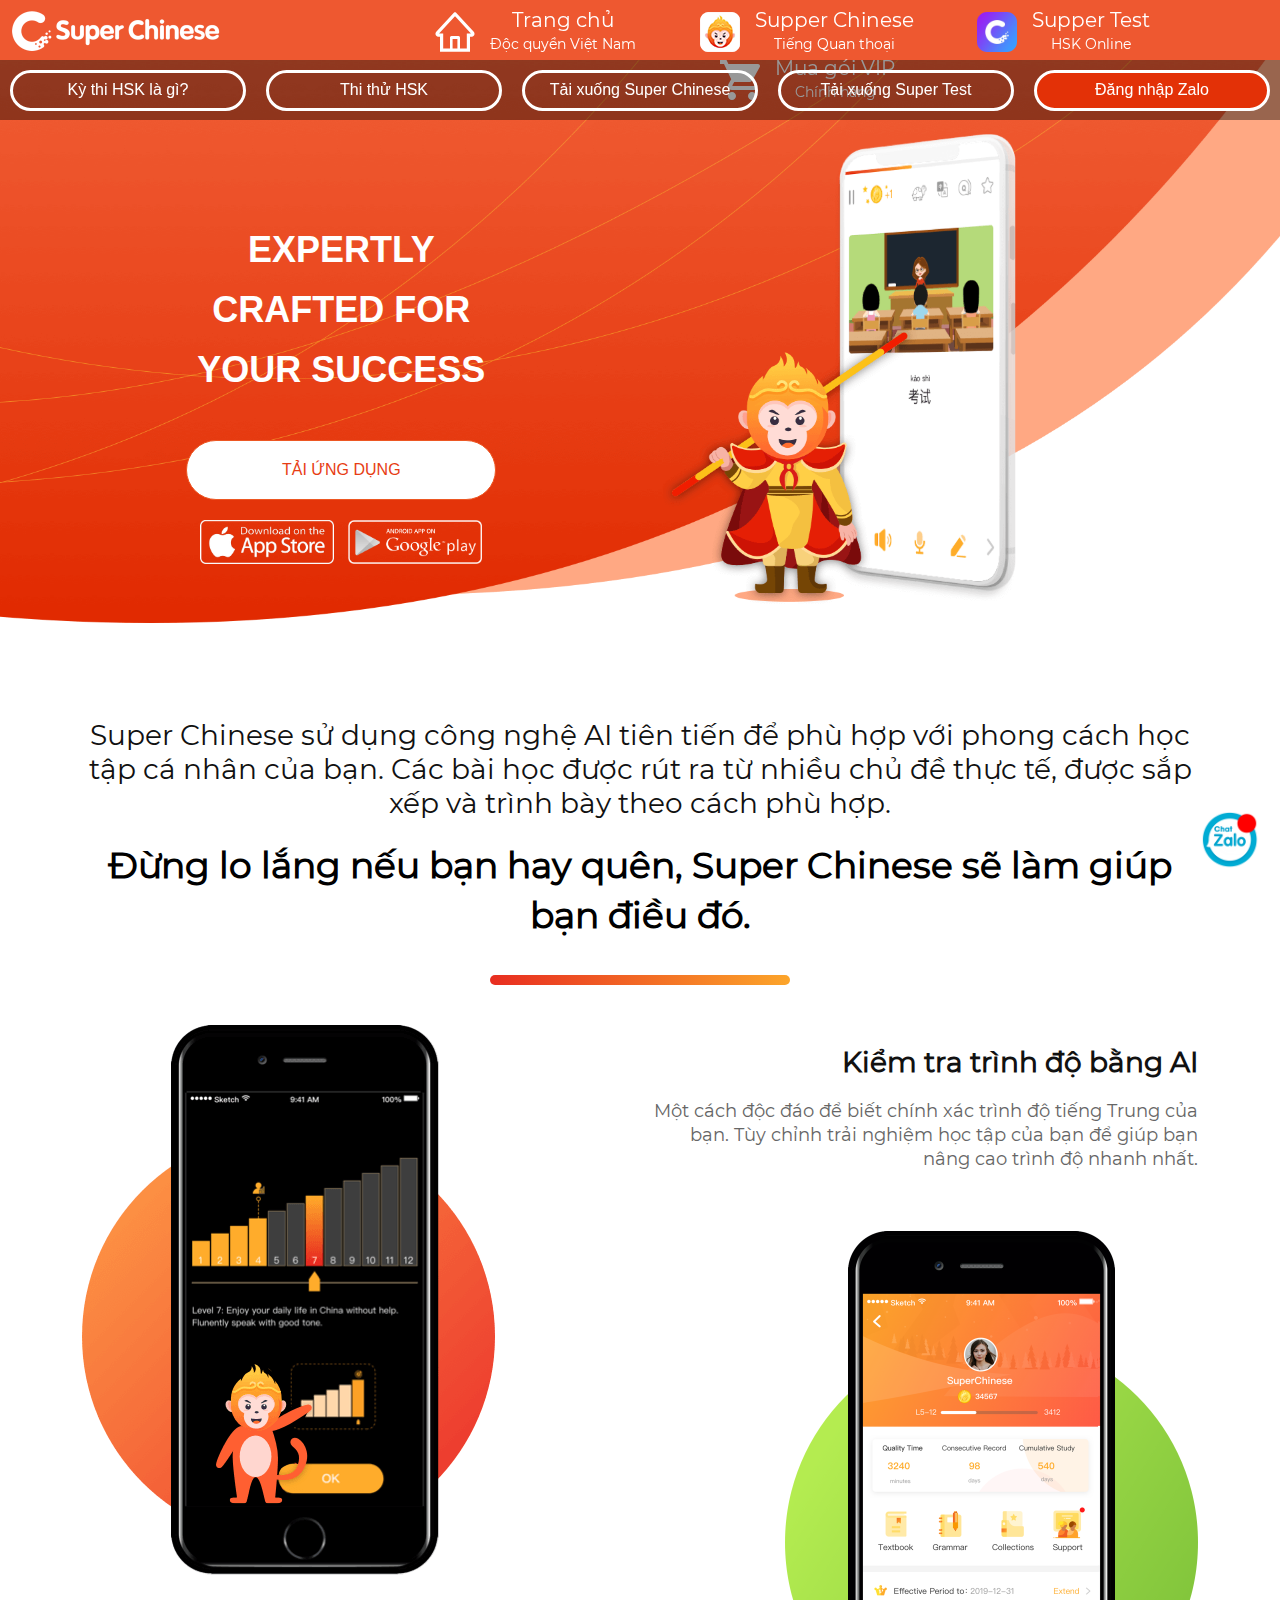
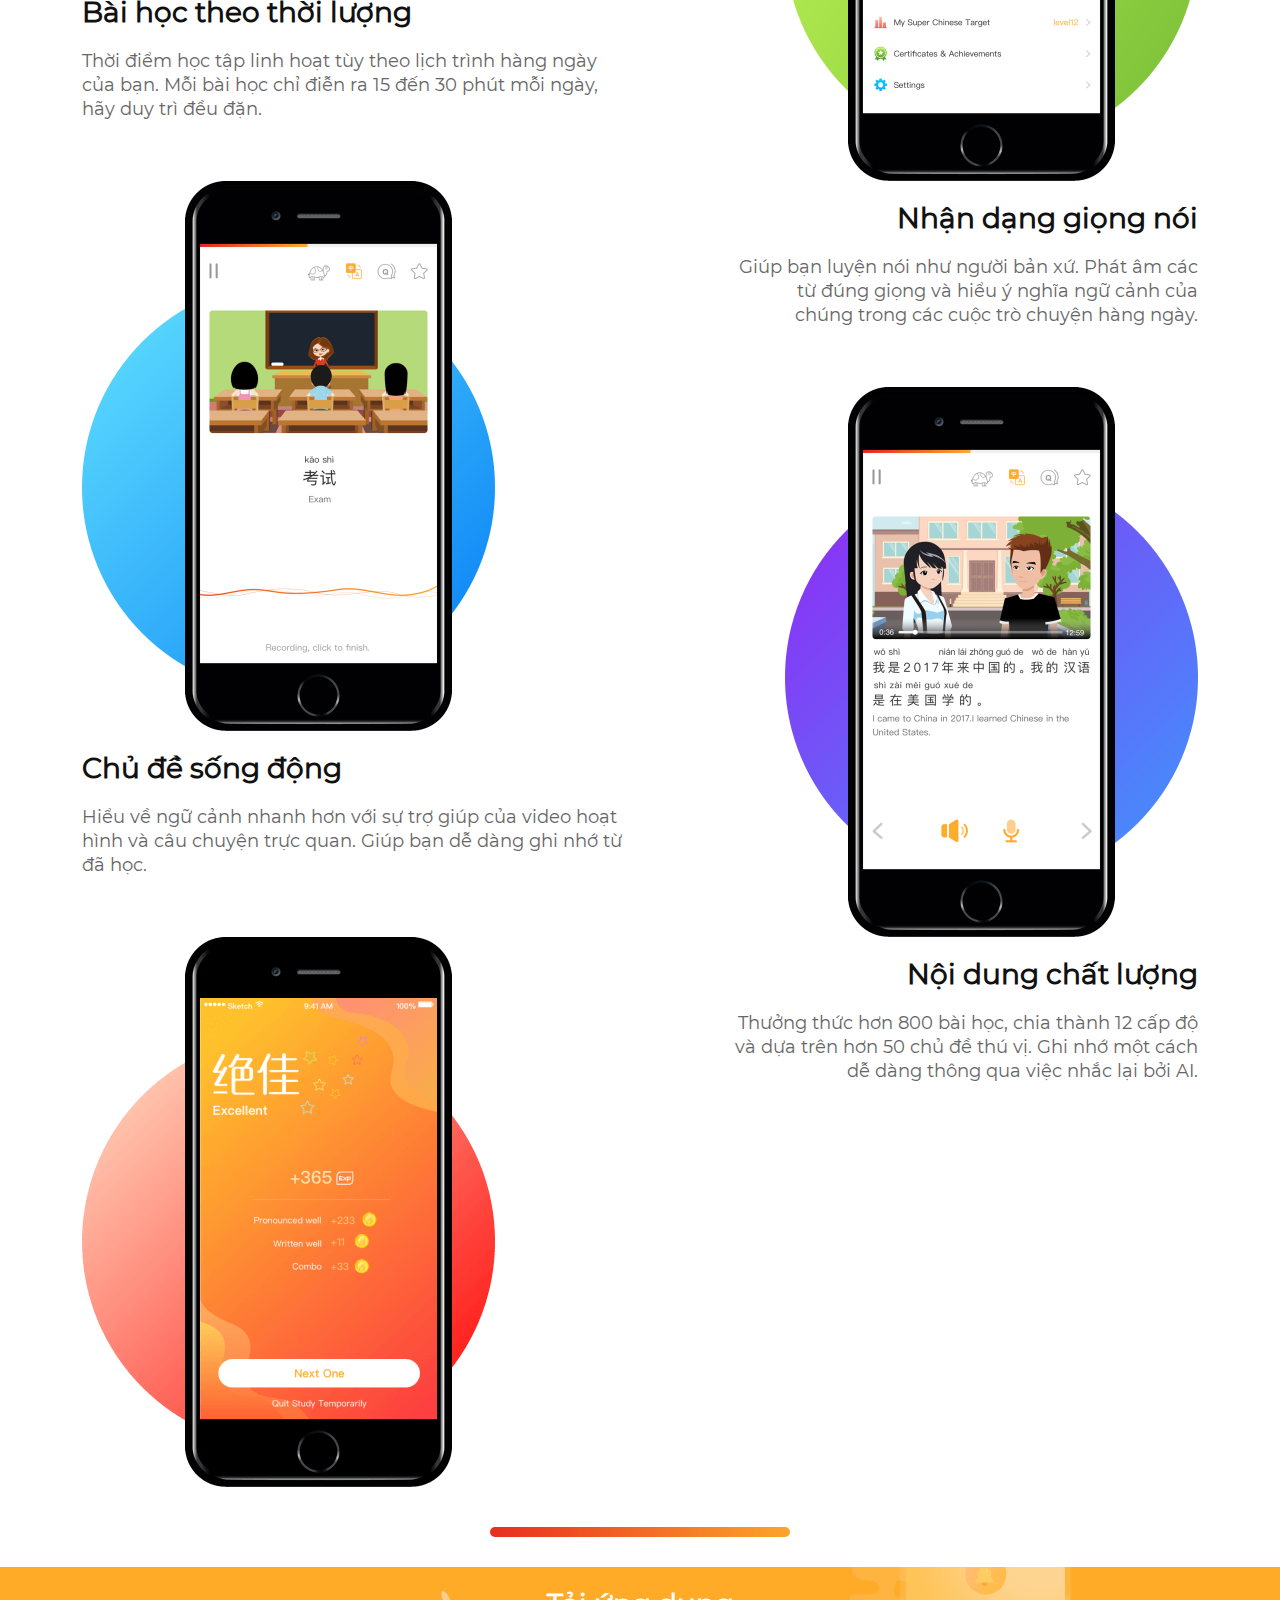
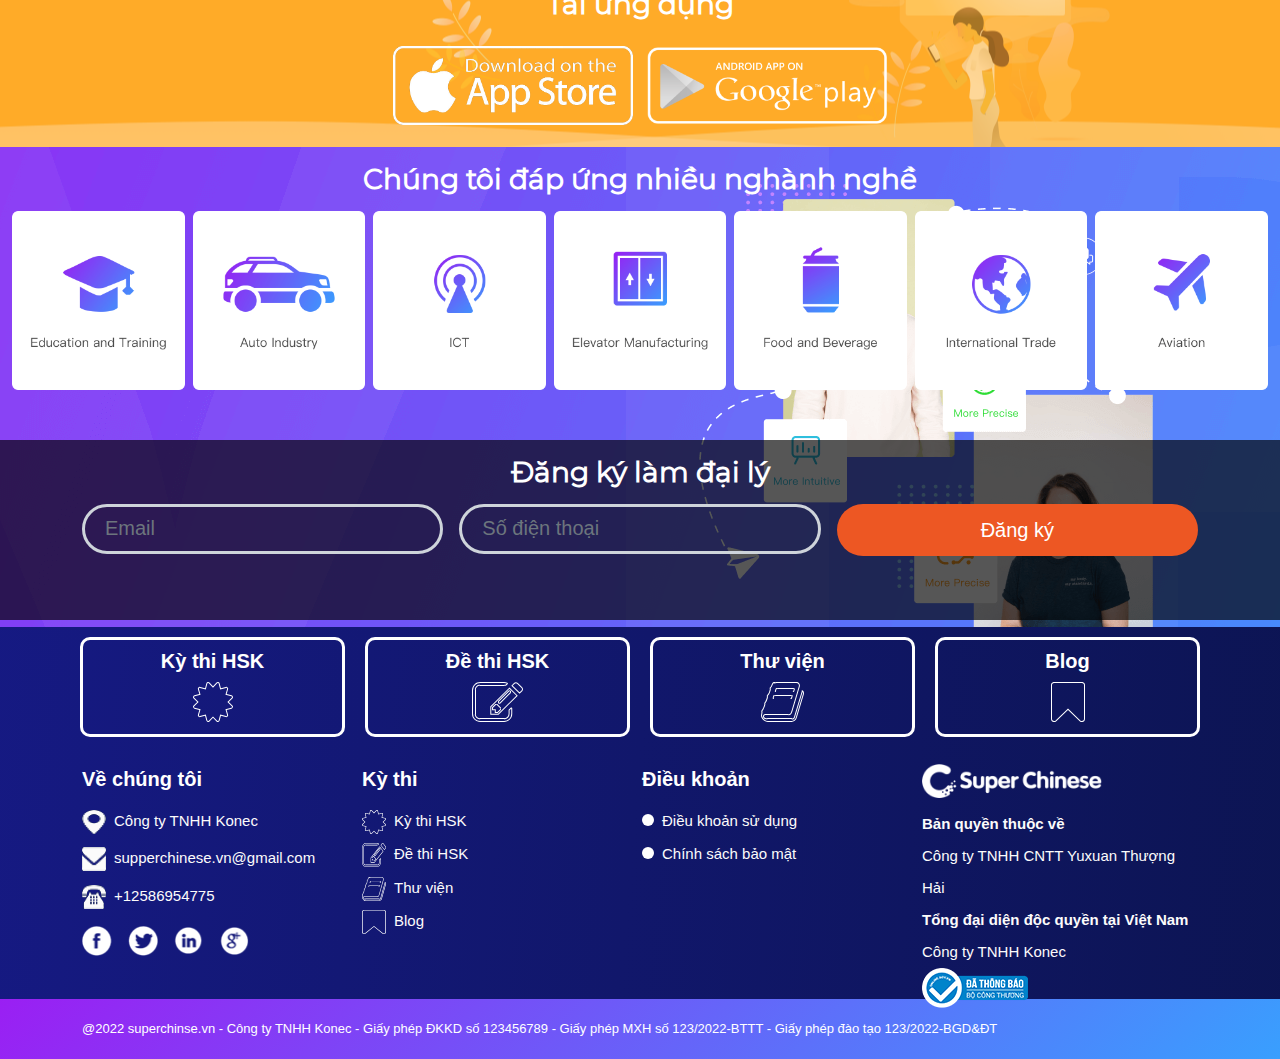
<file: html/supperchinese.html>
﻿<!DOCTYPE html>
<html lang="vi">
<head>
    <meta charset="utf-8">
    <meta http-equiv="X-UA-Compatible" content="IE=edge">
    <meta name="viewport" content="width=device-width, initial-scale=1">
    <meta name="keywords" content="">
    <meta name="description" content="">
    <meta name="author" content="">
    <title>SupperChinese</title>
    <link rel="icon" href="images/favicon.ico" type="image/gif" />
    <link rel="stylesheet" href="css/bootstrap.min.css">
    <link rel="stylesheet" href="css/jquery.mCustomScrollbar.min.css">
    <link rel="stylesheet" href="css/font-awesome.css">
    <link rel="stylesheet" href="css/jquery.fancybox.min.css">
    <link rel="stylesheet" href="css/meanmenu.css">
    <link rel="stylesheet" href="css/style.css?v=20210103">
    <link rel="stylesheet" href="css/responsive.css?v=20210103">
</head>

<body class="main-layout">
    <!--<div class="loader_bg">
        <div class="loader"><img src="images/loading.gif" alt="#" /></div>
    </div>-->

    <header>
        <div class="header-top">
            <div class="header s-chinese">
                <div class="container-fluid">
                    <div class="row">
                        <div class="col col-xs-6 col-sm-3 col-md-3 col-lg-3 col-xl-3 logo_section">
                            <div class="logo">
                                <a href="index.html"><img src="images/logo.png" alt="#" /></a>
                                <!--<h1 class="d-none">Học tiếng Trung trực tuyến</h1>-->
                            </div>
                        </div>
                        <div class="col col-xs-6 col-sm-9 col-md-9 col-lg-9 col-xl-9">
                            <div class="header_information ">
                                <div class="menu-area">
                                    <div class="limit-box">
                                        <nav class="main-menu">
                                            <ul class="menu-area-main">
                                                <li class="active">
                                                    <a href="index.html" class="home">
                                                        <div class="memu-name">
                                                            <p class="name">Trang chủ</p>
                                                            <p class="desc">Độc quyền Việt Nam</p>
                                                        </div>
                                                    </a>
                                                </li>
                                                <li>
                                                    <a href="supperchinese.html" class="supperchinese">
                                                        <div class="memu-name">
                                                            <p class="name">Supper Chinese</p>
                                                            <p class="desc">Tiếng Quan thoại</p>
                                                        </div>
                                                    </a>
                                                </li>
                                                <li>
                                                    <a href="suppertest.html" class="suppertest">
                                                        <div class="memu-name">
                                                            <p class="name">Supper Test</p>
                                                            <p class="desc">HSK Online</p>
                                                        </div>
                                                    </a>
                                                </li>
                                                <li>
                                                    <a href="vip-store.html" class="shoppingcart">
                                                        <div class="memu-name">
                                                            <p class="name">Mua gói VIP</p>
                                                            <p class="desc">Chính hãng</p>
                                                        </div>
                                                    </a>
                                                </li>
                                            </ul>
                                        </nav>
                                    </div>
                                </div>

                            </div>

                            <div class="login">
                                <a href=""><i class="fa fa-user"></i></a>
                            </div>
                        </div>
                    </div>
                </div>
            </div>
            <div class="sub-menu">
                <div class="container-fluid">
                    <div class="row">
                        <div class="col item">
                            <a href="#" title="Kỳ thi HSK là gì?">Kỳ thi HSK là gì?</a>
                        </div>
                        <div class="col item">
                            <a href="#" title="Thi thử HSK">Thi thử HSK</a>
                        </div>
                        <div class="col item">
                            <a href="#" title="Tải xuống Super Chinese">Tải xuống Super Chinese</a>
                        </div>
                        <div class="col item">
                            <a href="#" title="Tải xuống Super Test">Tải xuống Super Test</a>
                        </div>
                        <div class="col item s-chinese active">
                            <a href="#" title="Đăng nhập Zalo">Đăng nhập Zalo</a>
                        </div>
                    </div>
                </div>
            </div>
        </div>
        <section class="slider_section">
            <div class="images_box">
                <figure><img src="images/banner3.png"></figure>
                <div class="text-bg s-chinese">
                    <div class="col col-sm-12 col-md-6 col-lg-6 col-xl-5">
                        <div class="application">
                            <h2>
                                Expertly crafted for your success
                            </h2>

                            <h3>Tải ứng dụng</h3>
                            <ul>
                                <li><a href="#" target="_blank"><img src="images/icon_apple.png" alt="Tải ứng dụng apple" /></a></li>
                                <li><a href="#" target="_blank"><img src="images/icon_google.png" alt="Tải ứng dụng google"  /></a></li>
                            </ul>
                        </div>
                    </div>
                </div>
                
                
            </div>
        </section>
    </header>

    <section id="courses" class="courses">
        <div class="container">
            <div class="row">
                <div class="col-md-12">
                    <div class="titlepage">
                        <h1 class="s-chinese">
                            Super Chinese sử dụng công nghệ AI tiên tiến để phù hợp với
                            phong cách học tập cá nhân của bạn. Các bài học được rút ra từ 
                            nhiều chủ đề thực tế, được sắp xếp và trình bày theo cách phù hợp.
                        </h1>
                        <h2>
                            Đừng lo lắng nếu bạn hay quên,
                            Super Chinese sẽ làm giúp bạn điều đó.
                        </h2>
                    </div>
                    <div class="line"></div>
                </div>
            </div>
        </div>
        <div class="container">
            <div class="row">
                <div class="col-left col-sm-12 col-md-6 col-lg-6 col-xl-6">
                    <div class="item">
                        <img src="images/timeline.png" title="Bài học theo thời lượng" alt="Bài học theo thời lượng">
                        <h3>Bài học theo thời lượng</h3>
                        <p>
                            Thời điểm học tập linh hoạt tùy theo lịch trình
                            hàng ngày của bạn. Mỗi bài học chỉ điễn ra 15
                            đến 30 phút mỗi ngày, hãy duy trì đều đặn.
                        </p>
                    </div>
                    <div class="item">
                        <img src="images/subject.png" title="Chủ đề sống động" alt="Chủ đề sống động">
                        <h3>Chủ đề sống động</h3>
                        <p>
                            Hiểu về ngữ cảnh nhanh hơn với sự trợ giúp 
                            của video hoạt hình và câu chuyện trực quan. 
                            Giúp bạn dễ dàng ghi nhớ từ đã học.
                        </p>
                    </div>
                    <div class="item">
                        <img src="images/score1.png" title="Chủ đề sống động" alt="Chủ đề sống động">
                    </div>
                </div>
                <div class="col-right col-sm-12 col-md-6 col-lg-6 col-xl-6">
                    <div class="item">                        
                        <h3>Kiểm tra trình độ bằng AI</h3>
                        <p>
                            Một cách độc đáo để biết chính xác trình độ tiếng Trung 
                            của bạn. Tùy chỉnh trải nghiệm học tập của bạn
                            để giúp bạn nâng cao trình độ nhanh nhất.
                        </p>
                    </div>
                    <div class="item">
                        <img src="images/score2.png" title="Nhận dạng giọng nói" alt="Nhận dạng giọng nói">
                        <h3>Nhận dạng giọng nói</h3>
                        <p>
                            Giúp bạn luyện nói như người bản xứ. Phát âm các <br />
                            từ đúng giọng và hiểu ý nghĩa ngữ cảnh của <br />
                            chúng trong các cuộc trò chuyện hàng ngày.
                        </p>
                    </div>
                    <div class="item">
                        <img src="images/voice.png" title="Nhận dạng giọng nói" alt="Nhận dạng giọng nói">
                        <h3>Nội dung chất lượng</h3>
                        <p>
                            Thưởng thức hơn 800 bài học, chia thành 12 cấp độ <br />
                            và dựa trên hơn 50 chủ đề thú vị. Ghi nhớ một cách <br />
                            dễ dàng thông qua việc nhắc lại bởi AI.
                        </p>
                    </div>
                </div>                
            </div>
        </div>
        <div class="container">
            <div class="row">
                <div class="col-md-12">
                    <div class="line"></div>
                </div>
            </div>
        </div>

        <div class="banner">
            <div class="container-fluid">
                <div class="row">
                    <div class="col-md-12">
                        <div class="application">                            
                            <h3>Tải ứng dụng</h3>
                            <ul>
                                <li><a href="#" target="_blank"><img src="images/icon_apple.png" alt="Tải ứng dụng apple" /></a></li>
                                <li><a href="#" target="_blank"><img src="images/icon_google.png" alt="Tải ứng dụng google" /></a></li>
                            </ul>
                        </div>
                    </div>
                </div>
            </div>
        </div>
    </section>

    <section id="service" class="service">
        <div class="container-fluid">
            <div class="row">
                <div class="col-md-12">
                    <div class="titlepage">
                        <h2>Chúng tôi đáp ứng nhiều nghành nghề</h2>
                        <!--<span>
                            luptatum. Libero eligendi molestias iure error animi totam laudantium, aspernatur similique id eos a
                            t consectetur illo culpa,
                        </span>-->
                    </div>
                </div>
            </div>
        </div>
        <div class="service_bg">
            <div class="container-fluid">
                <div class="row g-2">
                    <div class="col col-xs-3">
                        <div class="service_box">
                            <img src="images/u42.png" title="" alt="" />
                        </div>
                    </div>
                    <div class="col col-xs-3">
                        <div class="service_box">
                            <img src="images/u44.png" title="" alt="" />
                        </div>
                    </div>
                    <div class="col col-xs-3">
                        <div class="service_box">
                            <img src="images/u46.png" title="" alt="" />
                        </div>
                    </div>
                    <div class="col col-xs-3">
                        <div class="service_box">
                            <img src="images/u41.png" title="" alt="" />
                        </div>
                    </div>
                    <div class="col col-xs-3">
                        <div class="service_box">
                            <img src="images/u47.png" title="" alt="" />
                        </div>
                    </div>
                    <div class="col col-xs-3">
                        <div class="service_box">
                            <img src="images/u45.png" title="" alt="" />
                        </div>
                    </div>
                    <div class="col col-xs-3">
                        <div class="service_box">
                            <img src="images/u43.png" title="" alt="" />
                        </div>
                    </div>
                </div>
            </div>
        </div>

        <div id="agency" class="agency">
            <div class="container">
                <div class="row">
                    <div class="col-md-12">
                        <div class="titlepage">
                            <h2>Đăng ký làm đại lý</h2>
                        </div>
                    </div>
                </div>
            </div>
            <div class="container">
                <div class="row g-3">
                    <div class="col-sm-12 col-md-4 col-lg-4 col-xl-4">
                        <input type="text" class="form-control" placeholder="Email" aria-label="Email" aria-describedby="basic-addon1">
                    </div>
                    <div class="col-sm-12 col-md-4 col-lg-4 col-xl-4">
                        <input type="text" class="form-control" placeholder="Số điện thoại" aria-label="Phonenumber" aria-describedby="basic-addon1">
                    </div>
                    <div class="col-sm-12 col-md-4 col-lg-4 col-xl-4">
                        <button class="btn btn-light btn-register">Đăng ký</button>
                    </div>

                </div>
            </div>
        </div>
    </section>
        
    <footer>
        <div class="footer">
            <div class="container">
                <div class="row">
                    <div class="col item">
                        <a href="#" title="Kỳ thi HSK">Kỳ thi HSK</a>
                    </div>
                    <div class="col item">
                        <a href="#" title="Đề thi HSK">Đề thi HSK</a>
                    </div>
                    <div class="col item">
                        <a href="#" title="Thư viện">Thư viện</a>
                    </div>
                    <div class="col item">
                        <a href="#" title="Blog">Blog</a>
                    </div>
                    <!--<div class="col item-copyright">
                    <p>
                        <span><strong>Bản quyền thuộc về</strong></span>
                        <span>Công ty TNHH CNTT Yuxuan Thượng Hải</span>
                    </p>
                    <p>
                        <span><strong>Đại diện độc quyền tại Việt Nam</strong></span>
                        <span>Công ty TNHH Konec</span>
                    </p>
                </div>-->
                </div>
            </div>

            <div class="container">
                <div class="row g-1">
                    <div class="col-xl-3 col-lg-3 col-md-6 col-sm-12">
                        <div class="address">
                            <h3>Về chúng tôi </h3>
                            <ul class="loca">
                                <li>
                                    <a href="#"><img src="icon/loc.png" alt="#" />Công ty TNHH Konec</a>
                                </li>
                                <li>
                                    <a href="#"><img src="icon/email.png" alt="#" /></a>supperchinese.vn@gmail.com
                                </li>
                                <li>
                                    <a href="#"><img src="icon/call.png" alt="#" /></a>+12586954775
                                </li>
                            </ul>

                            <ul class="social_link">
                                <li><a href="#"><img src="icon/fb.png"></a></li>
                                <li><a href="#"><img src="icon/tw.png"></a></li>
                                <li><a href="#"><img src="icon/lin(2).png"></a></li>
                                <li><a href="#"><img src="icon/instagram.png"></a></li>
                            </ul>

                        </div>
                    </div>
                    <div class="col-xl-3 col-lg-3 col-md-6 col-sm-6">
                        <div class="address">
                            <h3>Kỳ thi</h3>
                            <ul class="menu_footer">
                                <li class="active"> <a href="#" title=""><img src="images/course.svg" alt="#" />Kỳ thi HSK</a> </li>
                                <li><a href="#" title=""><img src="images/exam.svg" alt="#" />Đề thi HSK</a></li>
                                <li><a href="#" title=""><img src="images/library.svg" alt="#" />Thư viện</a> </li>
                                <li><a href="#" title=""><img src="images/blog.svg" alt="#" />Blog</a> </li>
                            </ul>
                        </div>
                    </div>
                    <div class="col-xl-3 col-lg-3 col-md-6 col-sm-6">
                        <div class="address">
                            <h3>Điều khoản</h3>
                            <ul class="links_footer">
                                <li class="active"><a href="dieukhoansudung.html">Điều khoản sử dụng</a> </li>
                                <li><a href="dieukhoanbaomat.html">Chính sách bảo mật</a> </li>
                            </ul>
                        </div>
                    </div>

                    <div class="col-xl-3 col-lg-3 col-md-6 col-sm-12">
                        <div class="address">
                            <a href="index.html"><h3><img src="images/logo.png" alt="logo"></h3> </a>
                        </div>
                        <div>
                            <p>
                                <span><strong>Bản quyền thuộc về</strong></span>
                                <span>Công ty TNHH CNTT Yuxuan Thượng Hải</span>
                            </p>
                            <p>
                                <span><strong>Tổng đại diện độc quyền tại Việt Nam</strong></span>
                                <span>Công ty TNHH Konec</span>
                            </p>
                            <a href="#" class="announce"> <img src="images/announced.png" alt="Đã thông báo với bộ công thương"></a>
                        </div>                       
                    </div>
                </div>

            </div>

        </div>

        <div class="footer-bottom">
            <div class="container">
                <div class="copyright">
                    <span>@2022 superchinse.vn - Công ty TNHH Konec - Giấy phép ĐKKD số 123456789 - Giấy phép MXH số 123/2022-BTTT - Giấy phép đào tạo 123/2022-BGD&ĐT</span>
                </div>
            </div>
        </div>

        <div class="menu-footer">
            <ul>
                <li class="active">
                    
                    <a href="index.html" class="home">
                        <img src="images/home.svg" title="" alt="" />
                        <div class="memu-name">
                            <p class="name">Trang chủ</p>
                        </div>
                    </a>
                </li>
                <li>
                    <a href="supperchinese.html" class="supperchinese">
                        <img src="images/supperchinese.png" title="" alt="" />
                        <div class="memu-name">
                            <p class="name">Supper Chinese</p>
                        </div>
                    </a>
                </li>
                <li>
                    <a href="suppertest.html" class="suppertest">
                        <img src="images/suppertest.svg" title="" alt="" />
                        <div class="memu-name">
                            <p class="name">Supper Test</p>
                        </div>
                    </a>
                </li>
                <li>
                    <a href="vip-store.html" class="shoppingcart">
                        <img src="images/shoppingcart.svg" title="" alt="" />
                        <div class="memu-name">
                            <p class="name">Mua gói VIP</p>
                        </div>
                    </a>
                </li>
            </ul>
        </div>
    </footer>

    <div id="sdk-chat" class="sdk-chat">
        <a href="#"><img src="images/zalochat.png" alt="#" /></a>
    </div>

    <script src="js/jquery-3.5.1.min.js"></script>
    <script src="js/popper.min.js"></script>
    <script src="js/bootstrap.bundle.min.js"></script>
    <script src="js/jquery.fancybox.min.js"></script>
    <script src="js/plugin.js"></script>
    <script src="js/jquery.mCustomScrollbar.concat.min.js"></script>
    <script src="js/custom.js"></script>
</body>

</html>
</file>
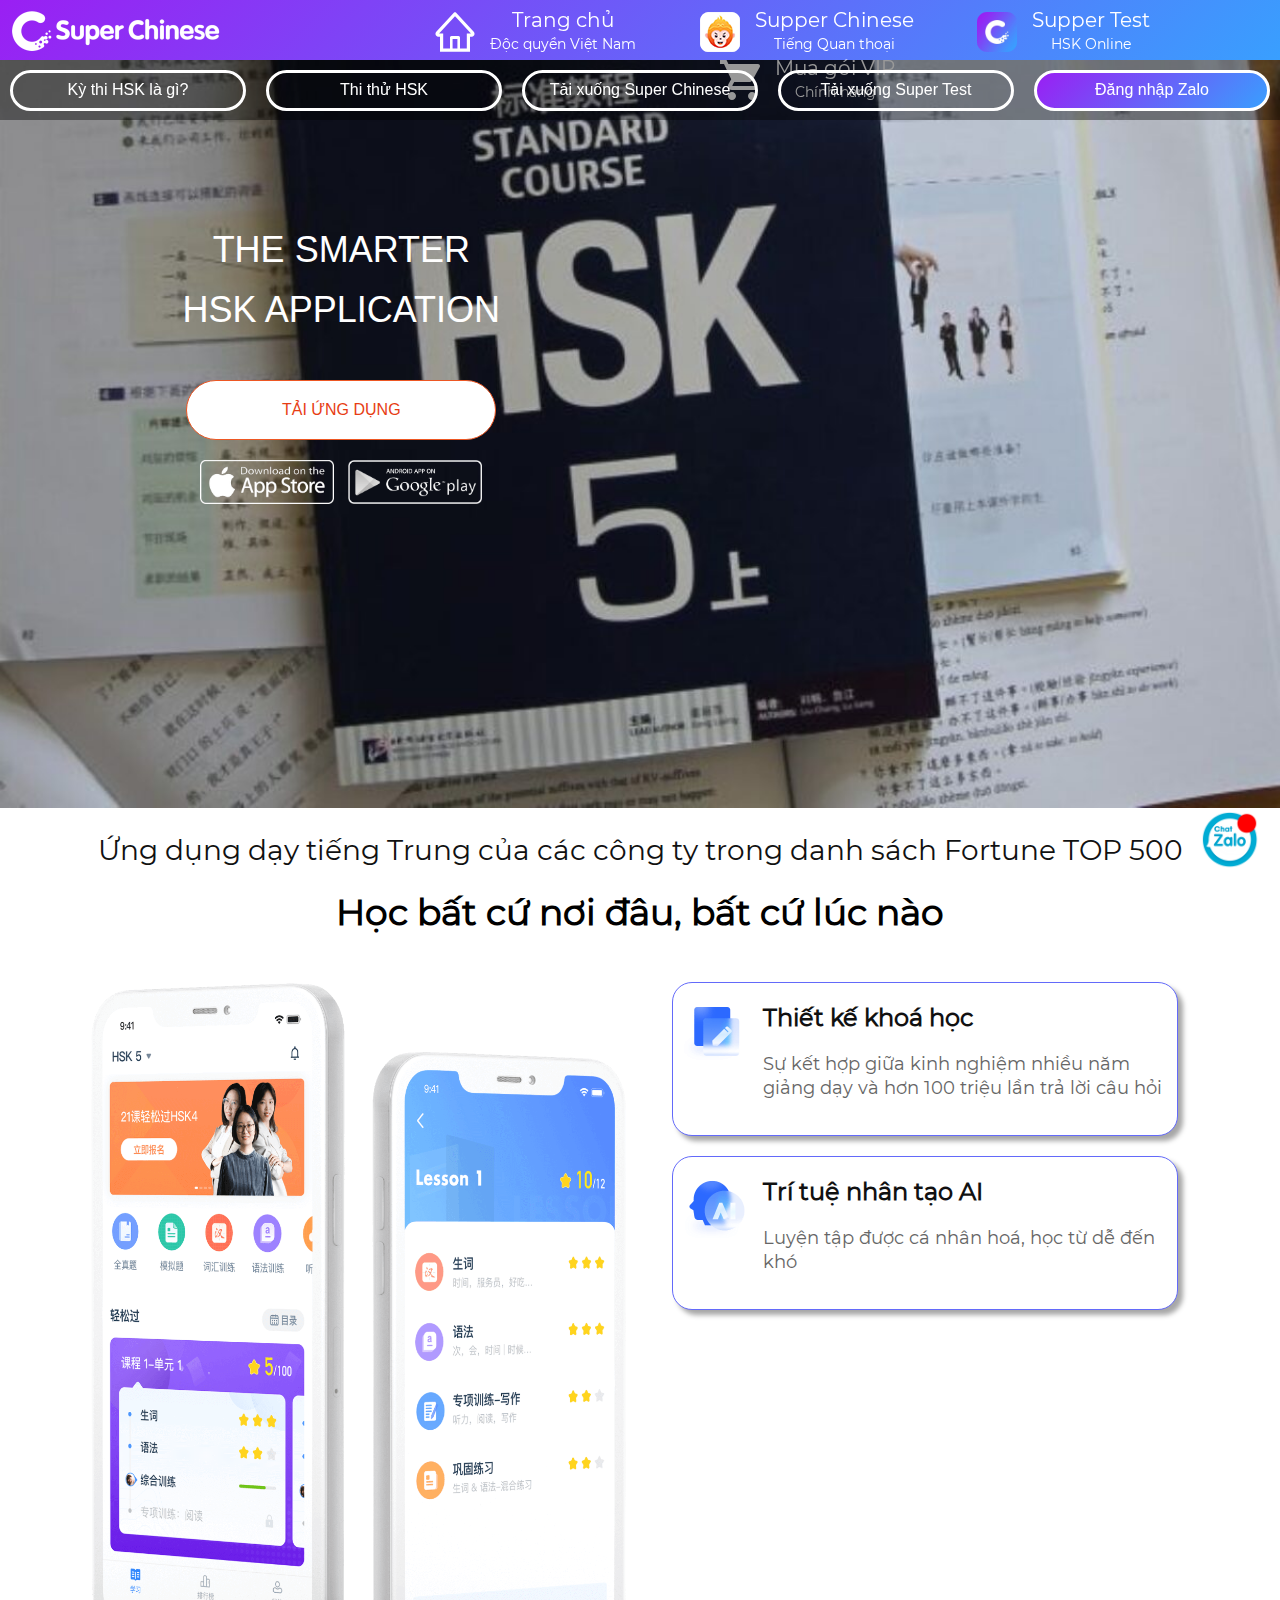
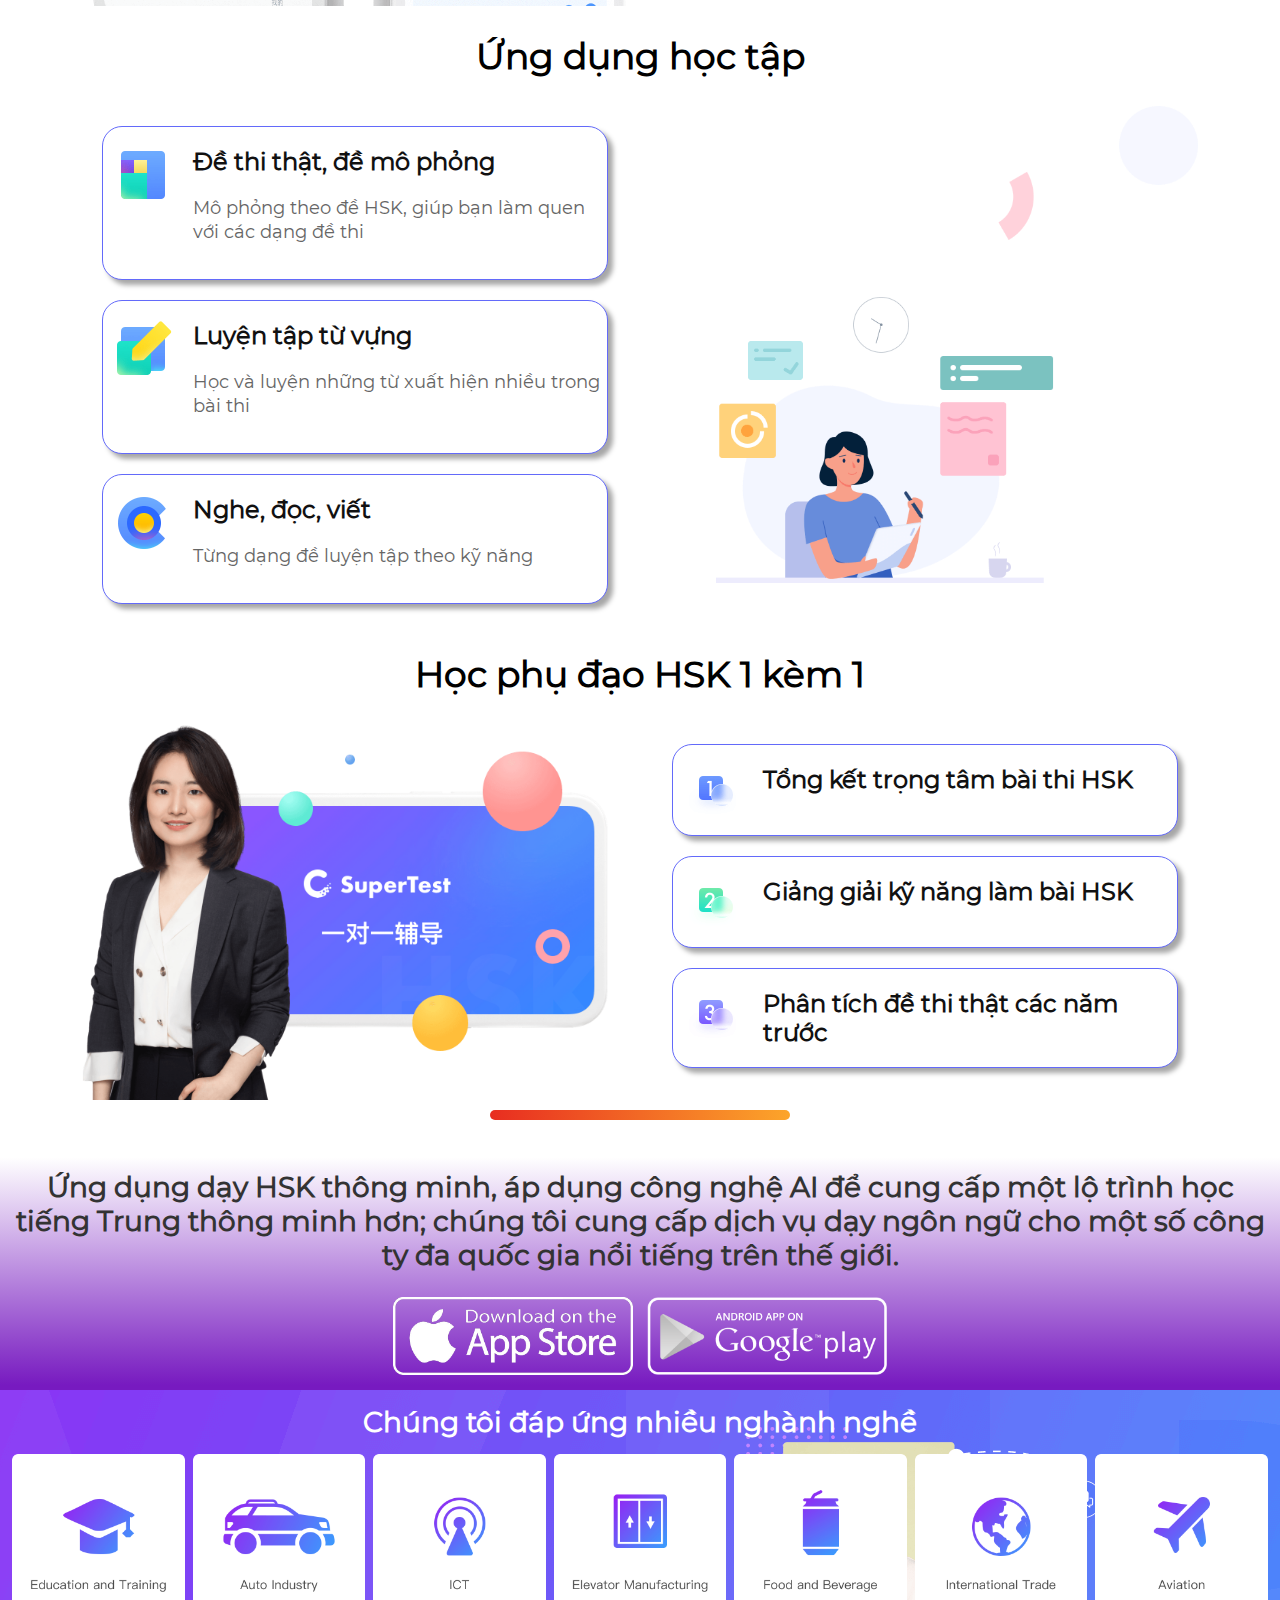
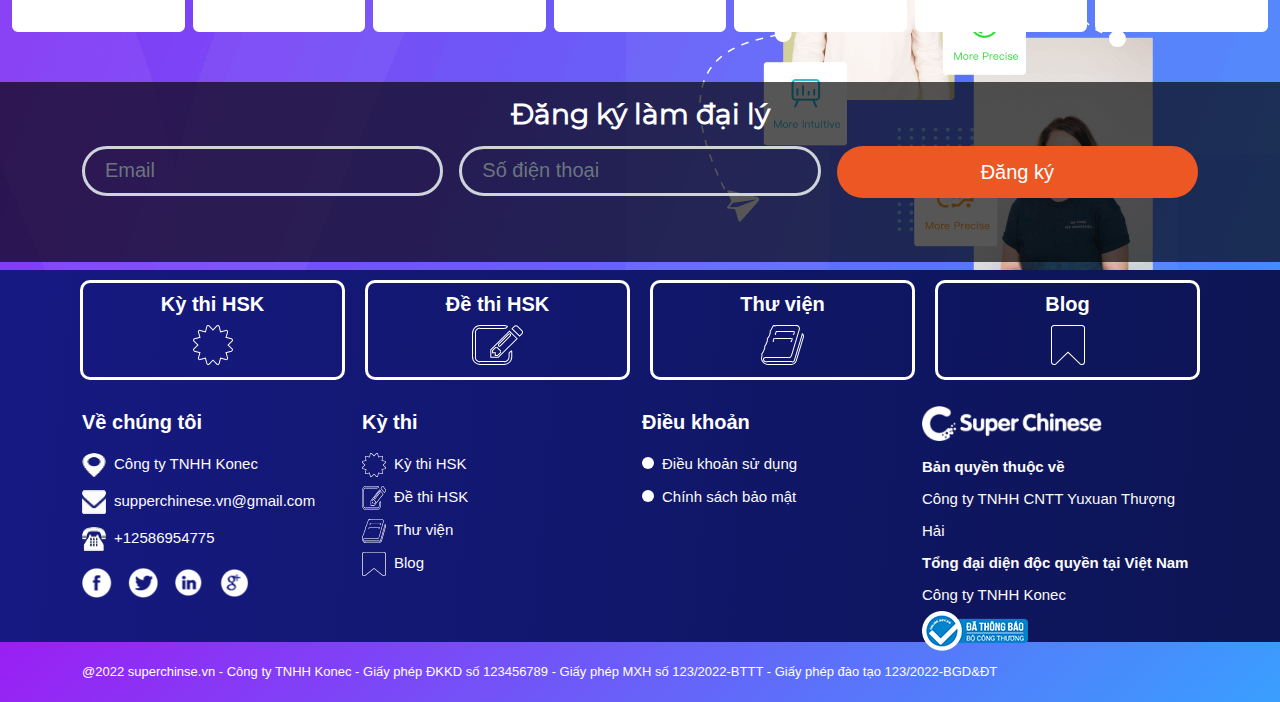
<file: html/suppertest.html>
﻿<!DOCTYPE html>
<html lang="vi">
<head>
    <meta charset="utf-8">
    <meta http-equiv="X-UA-Compatible" content="IE=edge">
    <meta name="viewport" content="width=device-width, initial-scale=1">
    <meta name="keywords" content="">
    <meta name="description" content="">
    <meta name="author" content="">
    <title>SupperTest</title>
    <link rel="icon" href="images/favicon.ico" type="image/gif" />
    <link rel="stylesheet" href="css/bootstrap.min.css">
    <link rel="stylesheet" href="css/jquery.mCustomScrollbar.min.css">
    <link rel="stylesheet" href="css/font-awesome.css">
    <link rel="stylesheet" href="css/jquery.fancybox.min.css">
    <link rel="stylesheet" href="css/meanmenu.css">
    <link rel="stylesheet" href="css/style.css?v=20210103">
    <link rel="stylesheet" href="css/responsive.css?v=20210103">
</head>

<body class="main-layout">
    <!--<div class="loader_bg">
        <div class="loader"><img src="images/loading.gif" alt="#" /></div>
    </div>-->

    <header>
        <div class="header-top">
            <div class="header s-test">
                <div class="container-fluid">
                    <div class="row">
                        <div class="col col-xs-6 col-sm-3 col-md-3 col-lg-3 col-xl-3 logo_section">
                            <div class="logo">
                                <a href="index.html"><img src="images/logo.png" alt="#" /></a>
                                <!--<h1 class="d-none">Học tiếng Trung trực tuyến</h1>-->
                            </div>
                        </div>
                        <div class="col col-xs-6 col-sm-9 col-md-9 col-lg-9 col-xl-9">
                            <div class="header_information ">
                                <div class="menu-area">
                                    <div class="limit-box">
                                        <nav class="main-menu">
                                            <ul class="menu-area-main">
                                                <li class="active">
                                                    <a href="index.html" class="home">
                                                        <div class="memu-name">
                                                            <p class="name">Trang chủ</p>
                                                            <p class="desc">Độc quyền Việt Nam</p>
                                                        </div>
                                                    </a>
                                                </li>
                                                <li>
                                                    <a href="supperchinese.html" class="supperchinese">
                                                        <div class="memu-name">
                                                            <p class="name">Supper Chinese</p>
                                                            <p class="desc">Tiếng Quan thoại</p>
                                                        </div>
                                                    </a>
                                                </li>
                                                <li>
                                                    <a href="suppertest.html" class="suppertest">
                                                        <div class="memu-name">
                                                            <p class="name">Supper Test</p>
                                                            <p class="desc">HSK Online</p>
                                                        </div>
                                                    </a>
                                                </li>
                                                <li>
                                                    <a href="vip-store.html" class="shoppingcart">
                                                        <div class="memu-name">
                                                            <p class="name">Mua gói VIP</p>
                                                            <p class="desc">Chính hãng</p>
                                                        </div>
                                                    </a>
                                                </li>
                                            </ul>
                                        </nav>
                                    </div>
                                </div>

                            </div>

                            <div class="login">
                                <a href=""><i class="fa fa-user"></i></a>
                            </div>
                        </div>
                    </div>
                </div>
            </div>
            <div class="sub-menu">
                <div class="container-fluid">
                    <div class="row">
                        <div class="col item">
                            <a href="#" title="Kỳ thi HSK là gì?">Kỳ thi HSK là gì?</a>
                        </div>
                        <div class="col item">
                            <a href="#" title="Thi thử HSK">Thi thử HSK</a>
                        </div>
                        <div class="col item">
                            <a href="#" title="Tải xuống Super Chinese">Tải xuống Super Chinese</a>
                        </div>
                        <div class="col item">
                            <a href="#" title="Tải xuống Super Test">Tải xuống Super Test</a>
                        </div>
                        <div class="col item s-test active">
                            <a href="#" title="Đăng nhập Zalo">Đăng nhập Zalo</a>
                        </div>
                    </div>
                </div>
            </div>
        </div>
        <section class="slider_section">
            <div class="images_box">
                <figure><img src="images/banner4.png"></figure>
                <div class="text-bg s-test">
                    <div class="col col-sm-12 col-md-6 col-lg-6 col-xl-5">
                        <div class="application">
                            <h2>
                                The smarter  HSK application
                            </h2>

                            <h3>Tải ứng dụng</h3>
                            <ul>
                                <li><a href="#" target="_blank"><img src="images/icon_apple.png" alt="Tải ứng dụng apple" /></a></li>
                                <li><a href="#" target="_blank"><img src="images/icon_google.png" alt="Tải ứng dụng google"  /></a></li>
                            </ul>
                        </div>
                    </div>
                </div>
                
                
            </div>
        </section>
    </header>

    <section id="courses" class="courses">
        <div class="container">
            <div class="row">
                <div class="col-md-12">
                    <div class="titlepage">
                        <h1 class="s-test">
                            Ứng dụng dạy tiếng Trung của các công ty trong danh sách Fortune TOP 500
                        </h1>
                        <h2>
                            Học bất cứ nơi đâu, bất cứ lúc nào
                        </h2>
                    </div>
                </div>
            </div>
        </div>
        <div class="container">
            <div class="row">
                <div class="col-left col-sm-12 col-md-6 col-lg-6 col-xl-6">
                    <div>
                        <img src="images/u388.png" title="Thiết kế khoá học trí tuệ nhân tạo AI" alt="Thiết kế khoá học trí tuệ nhân tạo AI">
                    </div>
                </div>
                <div class="col-right col-sm-12 col-md-6 col-lg-6 col-xl-6">
                    <div class="box-item">
                        <a class="thumb">
                            <img src="images/u391.png" title="Thiết kế khoá học" alt="Thiết kế khoá học">
                        </a>
                        <div class="s-desc">
                            <h3>Thiết kế khoá học</h3>
                            <p>
                                Sự kết hợp giữa kinh nghiệm nhiều năm giảng dạy và hơn 100 triệu lần trả lời câu hỏi
                            </p>
                        </div>

                    </div>
                    <div class="box-item">
                        <a class="thumb">
                            <img src="images/u392.png" title="Trí tuệ nhân tạo AI" alt="Trí tuệ nhân tạo AI">
                        </a>
                        <div class="s-desc">
                            <h3>Trí tuệ nhân tạo AI</h3>
                            <p>
                                Luyện tập được cá nhân hoá, học từ dễ đến khó
                            </p>
                        </div>
                    </div>
                </div>
            </div>

            <div class="row">
                <div class="col-md-12">
                    <div class="titlepage">
                        <h2>
                            Ứng dụng học tập
                        </h2>
                    </div>
                </div>
            </div>
            <div class="row">
                <div class="col-left col-sm-12 col-md-6 col-lg-6 col-xl-6">
                    <div class="box-item">
                        <a class="thumb">
                            <img src="images/u409.png" title="Đề thi thật, đề mô phỏng" alt="Đề thi thật, đề mô phỏng">
                        </a>
                        <div class="s-desc">
                            <h3>Đề thi thật, đề mô phỏng</h3>
                            <p>
                                Mô phỏng theo đề HSK, giúp bạn làm quen với các dạng đề thi
                            </p>
                        </div>

                    </div>
                    <div class="box-item">
                        <a class="thumb">
                            <img src="images/u408.png" title="Luyện tập từ vựng" alt="Luyện tập từ vựng">
                        </a>
                        <div class="s-desc">
                            <h3>Luyện tập từ vựng</h3>
                            <p>
                                Học và luyện những từ xuất hiện nhiều trong bài thi
                            </p>
                        </div>
                    </div>
                    <div class="box-item">
                        <a class="thumb">
                            <img src="images/u407.png" title="Nghe, đọc, viết" alt="Nghe, đọc, viết">
                        </a>
                        <div class="s-desc">
                            <h3>Nghe, đọc, viết</h3>
                            <p>
                                Từng dạng đề luyện tập theo kỹ năng
                            </p>
                        </div>
                    </div>
                </div>
                <div class="col-right col-sm-12 col-md-6 col-lg-6 col-xl-6">
                    <div>
                        <img src="images/u403.png" title="Ứng dụng học tập" alt="Ứng dụng học tập">
                    </div>

                </div>
            </div>

            <div class="row">
                <div class="col-md-12">
                    <div class="titlepage">
                        <h2>
                            Học phụ đạo HSK 1 kèm 1
                        </h2>
                    </div>
                </div>
            </div>
            <div class="row">
                <div class="col-left col-sm-12 col-md-6 col-lg-6 col-xl-6">
                    <div>
                        <img src="images/u406.png" title="Học phụ đạo HSK 1 kèm 1" alt="Học phụ đạo HSK 1 kèm 1">
                    </div>
                </div>
                <div class="col-right col-sm-12 col-md-6 col-lg-6 col-xl-6">
                    <div class="box-item">
                        <a class="thumb">
                            <img src="images/u411.png" title="Thiết kế khoá học" alt="Thiết kế khoá học">
                        </a>
                        <div class="s-desc">
                            <h3>Tổng kết trọng tâm bài thi HSK</h3>                            
                        </div>
                       
                    </div>
                    <div class="box-item">
                        <a class="thumb">
                            <img src="images/u412.png" title="Giảng giải kỹ năng làm bài HSK" alt="Giảng giải kỹ năng làm bài HSK">
                        </a>                        
                        <div class="s-desc">
                            <h3>Giảng giải kỹ năng làm bài HSK</h3>                           
                        </div>
                    </div>
                    <div class="box-item">
                        <a class="thumb">
                            <img src="images/u413.png" title="Phân tích đề thi thật các năm trước" alt="Phân tích đề thi thật các năm trước">
                        </a>
                        <div class="s-desc">
                            <h3>Phân tích đề thi thật các năm trước</h3>                            
                        </div>
                    </div>
                </div>
            </div>
        </div>
        <div class="container">
            <div class="row">
                <div class="col-md-12">
                    <div class="line"></div>
                </div>
            </div>
        </div>

        <div class="banner s-test">
            <div class="container-fluid">
                <div class="row">
                    <div class="col-md-12">
                        <div class="application">                            
                            <h3>Ứng dụng dạy HSK thông minh, áp dụng công nghệ AI để cung cấp một lộ trình học tiếng Trung thông minh hơn; chúng tôi cung cấp dịch vụ dạy ngôn ngữ cho một số công ty đa quốc gia nổi tiếng trên thế giới.</h3>
                            <ul>
                                <li><a href="#" target="_blank"><img src="images/icon_apple.png" alt="Tải ứng dụng apple" /></a></li>
                                <li><a href="#" target="_blank"><img src="images/icon_google.png" alt="Tải ứng dụng google" /></a></li>
                            </ul>
                        </div>
                    </div>
                </div>
            </div>
        </div>
    </section>

    <section id="service" class="service">
        <div class="container-fluid">
            <div class="row">
                <div class="col-md-12">
                    <div class="titlepage">
                        <h2>Chúng tôi đáp ứng nhiều nghành nghề</h2>
                        <!--<span>
                            luptatum. Libero eligendi molestias iure error animi totam laudantium, aspernatur similique id eos a
                            t consectetur illo culpa,
                        </span>-->
                    </div>
                </div>
            </div>
        </div>
        <div class="service_bg">
            <div class="container-fluid">
                <div class="row g-2">
                    <div class="col col-xs-3">
                        <div class="service_box">
                            <img src="images/u42.png" title="" alt="" />
                        </div>
                    </div>
                    <div class="col col-xs-3">
                        <div class="service_box">
                            <img src="images/u44.png" title="" alt="" />
                        </div>
                    </div>
                    <div class="col col-xs-3">
                        <div class="service_box">
                            <img src="images/u46.png" title="" alt="" />
                        </div>
                    </div>
                    <div class="col col-xs-3">
                        <div class="service_box">
                            <img src="images/u41.png" title="" alt="" />
                        </div>
                    </div>
                    <div class="col col-xs-3">
                        <div class="service_box">
                            <img src="images/u47.png" title="" alt="" />
                        </div>
                    </div>
                    <div class="col col-xs-3">
                        <div class="service_box">
                            <img src="images/u45.png" title="" alt="" />
                        </div>
                    </div>
                    <div class="col col-xs-3">
                        <div class="service_box">
                            <img src="images/u43.png" title="" alt="" />
                        </div>
                    </div>
                </div>
            </div>
        </div>

        <div id="agency" class="agency">
            <div class="container">
                <div class="row">
                    <div class="col-md-12">
                        <div class="titlepage">
                            <h2>Đăng ký làm đại lý</h2>
                        </div>
                    </div>
                </div>
            </div>
            <div class="container">
                <div class="row g-3">
                    <div class="col-sm-12 col-md-4 col-lg-4 col-xl-4">
                        <input type="text" class="form-control" placeholder="Email" aria-label="Email" aria-describedby="basic-addon1">
                    </div>
                    <div class="col-sm-12 col-md-4 col-lg-4 col-xl-4">
                        <input type="text" class="form-control" placeholder="Số điện thoại" aria-label="Phonenumber" aria-describedby="basic-addon1">
                    </div>
                    <div class="col-sm-12 col-md-4 col-lg-4 col-xl-4">
                        <button class="btn btn-light btn-register">Đăng ký</button>
                    </div>

                </div>
            </div>
        </div>
    </section>
        
    <footer>
        <div class="footer">
            <div class="container">
                <div class="row">
                    <div class="col item">
                        <a href="#" title="Kỳ thi HSK">Kỳ thi HSK</a>
                    </div>
                    <div class="col item">
                        <a href="#" title="Đề thi HSK">Đề thi HSK</a>
                    </div>
                    <div class="col item">
                        <a href="#" title="Thư viện">Thư viện</a>
                    </div>
                    <div class="col item">
                        <a href="#" title="Blog">Blog</a>
                    </div>
                    <!--<div class="col item-copyright">
                    <p>
                        <span><strong>Bản quyền thuộc về</strong></span>
                        <span>Công ty TNHH CNTT Yuxuan Thượng Hải</span>
                    </p>
                    <p>
                        <span><strong>Đại diện độc quyền tại Việt Nam</strong></span>
                        <span>Công ty TNHH Konec</span>
                    </p>
                </div>-->
                </div>
            </div>

            <div class="container">
                <div class="row g-1">
                    <div class="col-xl-3 col-lg-3 col-md-6 col-sm-12">
                        <div class="address">
                            <h3>Về chúng tôi </h3>
                            <ul class="loca">
                                <li>
                                    <a href="#"><img src="icon/loc.png" alt="#" />Công ty TNHH Konec</a>
                                </li>
                                <li>
                                    <a href="#"><img src="icon/email.png" alt="#" /></a>supperchinese.vn@gmail.com
                                </li>
                                <li>
                                    <a href="#"><img src="icon/call.png" alt="#" /></a>+12586954775
                                </li>
                            </ul>

                            <ul class="social_link">
                                <li><a href="#"><img src="icon/fb.png"></a></li>
                                <li><a href="#"><img src="icon/tw.png"></a></li>
                                <li><a href="#"><img src="icon/lin(2).png"></a></li>
                                <li><a href="#"><img src="icon/instagram.png"></a></li>
                            </ul>

                        </div>
                    </div>
                    <div class="col-xl-3 col-lg-3 col-md-6 col-sm-6">
                        <div class="address">
                            <h3>Kỳ thi</h3>
                            <ul class="menu_footer">
                                <li class="active"> <a href="#" title=""><img src="images/course.svg" alt="#" />Kỳ thi HSK</a> </li>
                                <li><a href="#" title=""><img src="images/exam.svg" alt="#" />Đề thi HSK</a></li>
                                <li><a href="#" title=""><img src="images/library.svg" alt="#" />Thư viện</a> </li>
                                <li><a href="#" title=""><img src="images/blog.svg" alt="#" />Blog</a> </li>
                            </ul>
                        </div>
                    </div>
                    <div class="col-xl-3 col-lg-3 col-md-6 col-sm-6">
                        <div class="address">
                            <h3>Điều khoản</h3>
                            <ul class="links_footer">
                                <li class="active"><a href="dieukhoansudung.html">Điều khoản sử dụng</a> </li>
                                <li><a href="dieukhoanbaomat.html">Chính sách bảo mật</a> </li>
                            </ul>
                        </div>
                    </div>

                    <div class="col-xl-3 col-lg-3 col-md-6 col-sm-12">
                        <div class="address">
                            <a href="index.html"><h3><img src="images/logo.png" alt="logo"></h3> </a>
                        </div>
                        <div>
                            <p>
                                <span><strong>Bản quyền thuộc về</strong></span>
                                <span>Công ty TNHH CNTT Yuxuan Thượng Hải</span>
                            </p>
                            <p>
                                <span><strong>Tổng đại diện độc quyền tại Việt Nam</strong></span>
                                <span>Công ty TNHH Konec</span>
                            </p>
                            <a href="#" class="announce"> <img src="images/announced.png" alt="Đã thông báo với bộ công thương"></a>
                        </div>                       
                    </div>
                </div>

            </div>

        </div>

        <div class="footer-bottom">
            <div class="container">
                <div class="copyright">
                    <span>@2022 superchinse.vn - Công ty TNHH Konec - Giấy phép ĐKKD số 123456789 - Giấy phép MXH số 123/2022-BTTT - Giấy phép đào tạo 123/2022-BGD&ĐT</span>
                </div>
            </div>
        </div>

        <div class="menu-footer">
            <ul>
                <li class="active">
                    
                    <a href="index.html" class="home">
                        <img src="images/home.svg" title="" alt="" />
                        <div class="memu-name">
                            <p class="name">Trang chủ</p>
                        </div>
                    </a>
                </li>
                <li>
                    <a href="supperchinese.html" class="supperchinese">
                        <img src="images/supperchinese.png" title="" alt="" />
                        <div class="memu-name">
                            <p class="name">Supper Chinese</p>
                        </div>
                    </a>
                </li>
                <li>
                    <a href="suppertest.html" class="suppertest">
                        <img src="images/suppertest.svg" title="" alt="" />
                        <div class="memu-name">
                            <p class="name">Supper Test</p>
                        </div>
                    </a>
                </li>
                <li>
                    <a href="vip-store.html" class="shoppingcart">
                        <img src="images/shoppingcart.svg" title="" alt="" />
                        <div class="memu-name">
                            <p class="name">Mua gói VIP</p>
                        </div>
                    </a>
                </li>
            </ul>
        </div>
    </footer>

    <div id="sdk-chat" class="sdk-chat">
        <a href="#"><img src="images/zalochat.png" alt="#" /></a>
    </div>

    <script src="js/jquery-3.5.1.min.js"></script>
    <script src="js/popper.min.js"></script>
    <script src="js/bootstrap.bundle.min.js"></script>
    <script src="js/jquery.fancybox.min.js"></script>
    <script src="js/plugin.js"></script>
    <script src="js/jquery.mCustomScrollbar.concat.min.js"></script>
    <script src="js/custom.js"></script>
</body>

</html>
</file>
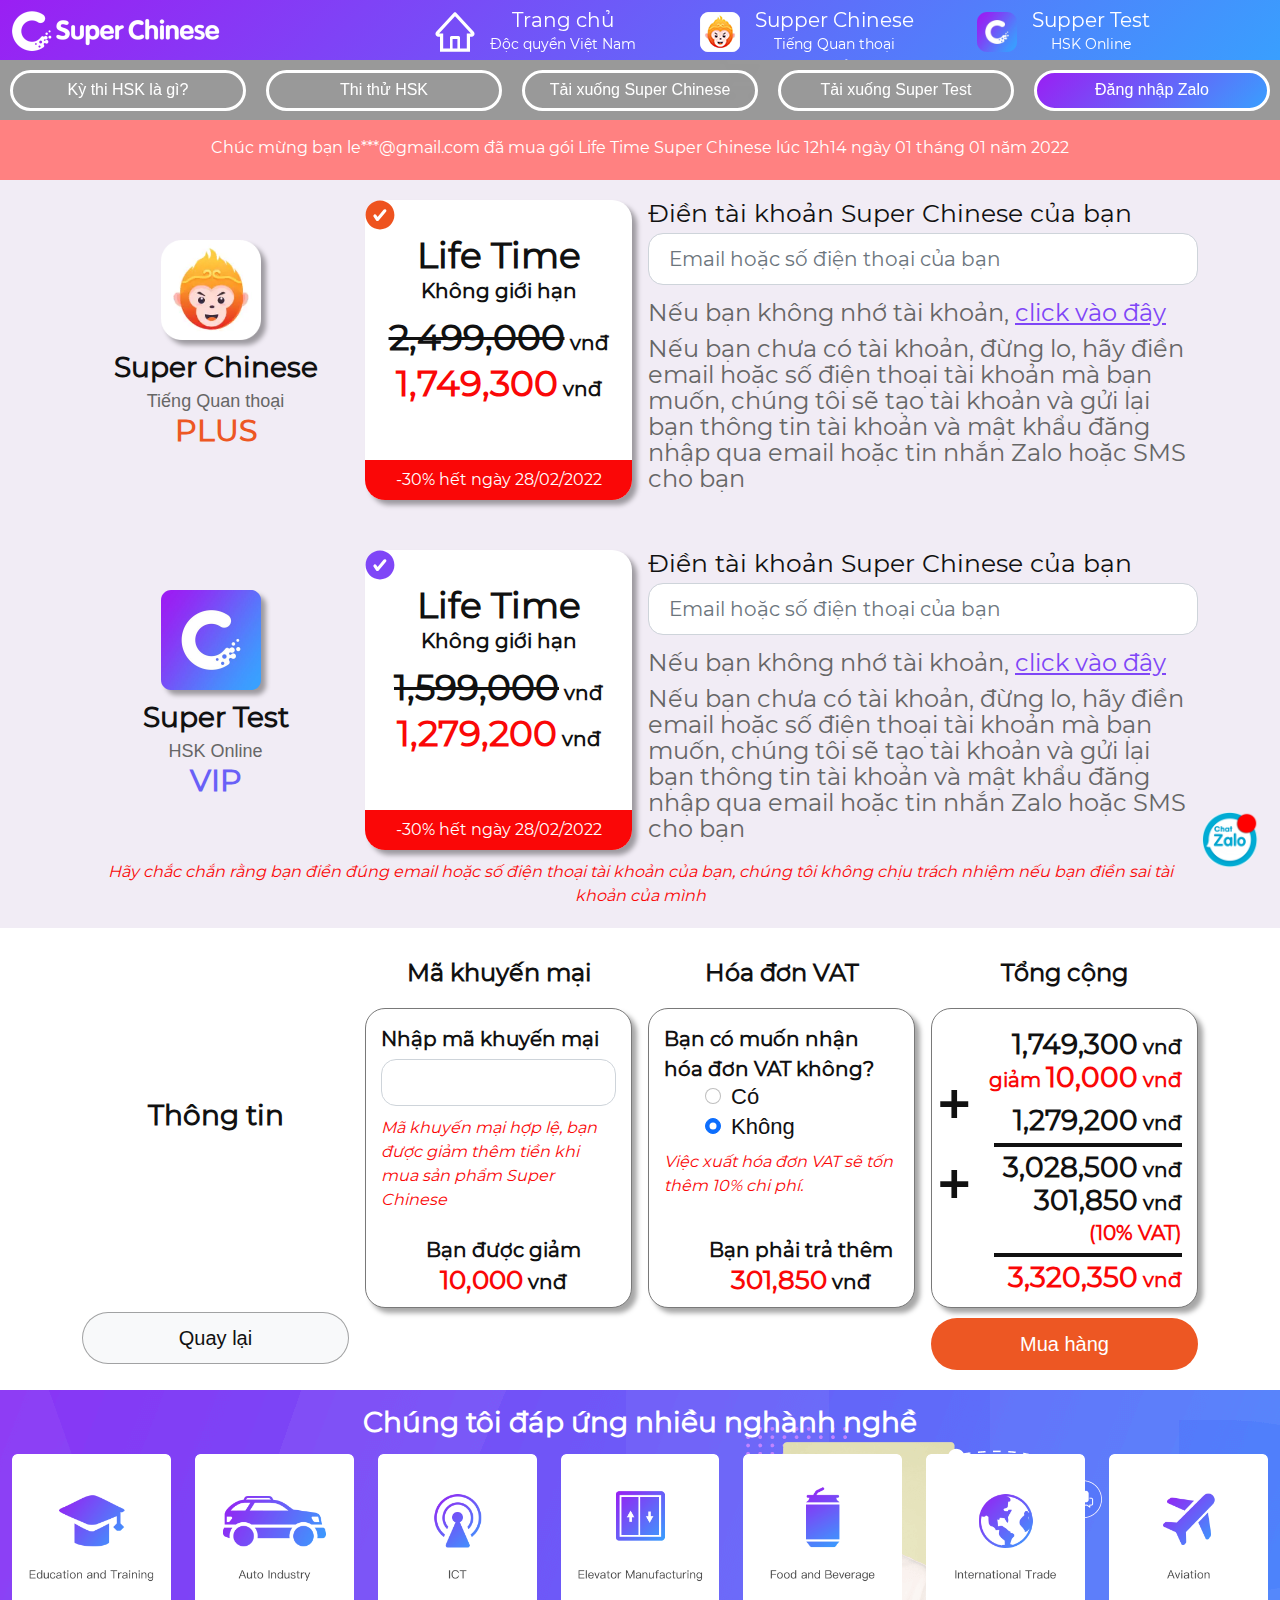
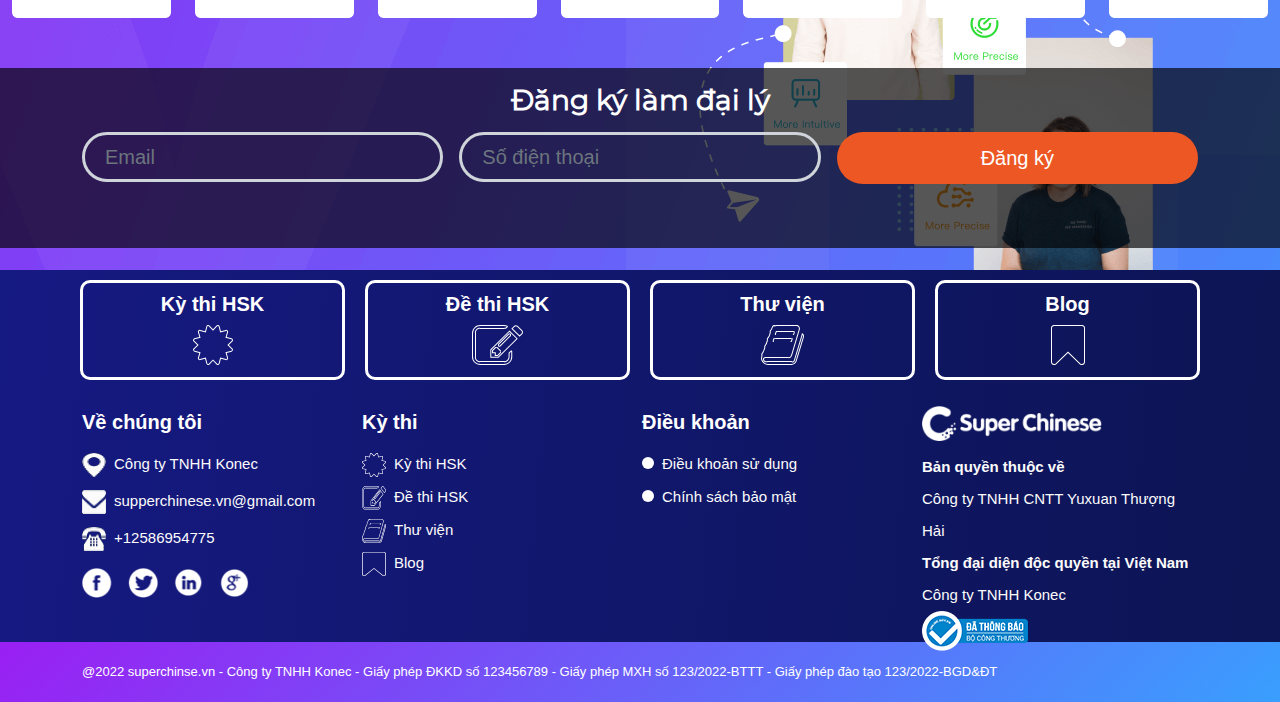
<file: html/vip-store-informorder.html>
﻿<!DOCTYPE html>
<html lang="vi">
<head>
    <meta charset="utf-8">
    <meta http-equiv="X-UA-Compatible" content="IE=edge">
    <meta name="viewport" content="width=device-width, initial-scale=1">
    <meta name="keywords" content="">
    <meta name="description" content="">
    <meta name="author" content="">
    <title>Vip store information</title>
    <link rel="icon" href="images/favicon.ico" type="image/gif" />
    <link rel="stylesheet" href="css/bootstrap.min.css">
    <link rel="stylesheet" href="css/jquery.mCustomScrollbar.min.css">
    <link rel="stylesheet" href="css/font-awesome.css">
    <link rel="stylesheet" href="css/jquery.fancybox.min.css">
    <link rel="stylesheet" href="css/meanmenu.css">
    <link rel="stylesheet" href="css/style.css?v=20210103">
    <link rel="stylesheet" href="css/responsive.css?v=20210103">
</head>

<body class="main-layout">
    <!--<div class="loader_bg">
        <div class="loader"><img src="images/loading.gif" alt="#" /></div>
    </div>-->

    <header>
        <div class="header-top">
            <div class="header s-test">
                <div class="container-fluid">
                    <div class="row">
                        <div class="col col-xs-6 col-sm-3 col-md-3 col-lg-3 col-xl-3 logo_section">
                            <div class="logo">
                                <a href="index.html"><img src="images/logo.png" alt="#" /></a>
                                <!--<h1 class="d-none">Học tiếng Trung trực tuyến</h1>-->
                            </div>
                        </div>
                        <div class="col col-xs-6 col-sm-9 col-md-9 col-lg-9 col-xl-9">
                            <div class="header_information ">
                                <div class="menu-area">
                                    <div class="limit-box">
                                        <nav class="main-menu">
                                            <ul class="menu-area-main">
                                                <li class="active">
                                                    <a href="index.html" class="home">
                                                        <div class="memu-name">
                                                            <p class="name">Trang chủ</p>
                                                            <p class="desc">Độc quyền Việt Nam</p>
                                                        </div>
                                                    </a>
                                                </li>
                                                <li>
                                                    <a href="supperchinese.html" class="supperchinese">
                                                        <div class="memu-name">
                                                            <p class="name">Supper Chinese</p>
                                                            <p class="desc">Tiếng Quan thoại</p>
                                                        </div>
                                                    </a>
                                                </li>
                                                <li>
                                                    <a href="suppertest.html" class="suppertest">
                                                        <div class="memu-name">
                                                            <p class="name">Supper Test</p>
                                                            <p class="desc">HSK Online</p>
                                                        </div>
                                                    </a>
                                                </li>
                                                <li>
                                                    <a href="vip-store.html" class="shoppingcart">
                                                        <div class="memu-name">
                                                            <p class="name">Mua gói VIP</p>
                                                            <p class="desc">Chính hãng</p>
                                                        </div>
                                                    </a>
                                                </li>
                                            </ul>
                                        </nav>
                                    </div>
                                </div>

                            </div>

                            <div class="login">
                                <a href=""><i class="fa fa-user"></i></a>
                            </div>
                        </div>
                    </div>
                </div>
            </div>
            <div class="sub-menu">
                <div class="container-fluid">
                    <div class="row">
                        <div class="col item">
                            <a href="#" title="Kỳ thi HSK là gì?">Kỳ thi HSK là gì?</a>
                        </div>
                        <div class="col item">
                            <a href="#" title="Thi thử HSK">Thi thử HSK</a>
                        </div>
                        <div class="col item">
                            <a href="#" title="Tải xuống Super Chinese">Tải xuống Super Chinese</a>
                        </div>
                        <div class="col item">
                            <a href="#" title="Tải xuống Super Test">Tải xuống Super Test</a>
                        </div>
                        <div class="col item s-test active">
                            <a href="#" title="Đăng nhập Zalo">Đăng nhập Zalo</a>
                        </div>
                    </div>
                </div>
            </div>
        </div>
        <!--<section class="slider_section">
            <div class="images_box">
                <figure><img src="images/banner4.png"></figure>
                <div class="text-bg s-test">
                    <div class="col col-sm-12 col-md-6 col-lg-6 col-xl-5">
                        <div class="application">
                            <h2>
                                The smarter  HSK application
                            </h2>

                            <h3>Tải ứng dụng</h3>
                            <ul>
                                <li><a href="#" target="_blank"><img src="images/icon_apple.png" alt="Tải ứng dụng apple" /></a></li>
                                <li><a href="#" target="_blank"><img src="images/icon_google.png" alt="Tải ứng dụng google"  /></a></li>
                            </ul>
                        </div>
                    </div>
                </div>
            </div>
        </section>-->
    </header>

    <section id="vipstore" class="vipstore">
        <div class="notification">
            <div class="container-fluid">
                <div class="row">
                    <div class="col-12">
                        <h1>
                            Chúc mừng bạn le***@gmail.com đã mua gói Life Time Super Chinese lúc 12h14 ngày 01 tháng 01 năm 2022
                        </h1>
                    </div>
                </div>
            </div>
        </div>

        <div class="vipinfo">
            <div class="container">
                <div class="row g-3 s-chinese">
                    <div class="col-sm-6 col-md-3 col-lg-3 col-xl-3">
                        <div class="item">
                            <img src="images/supperchinese.svg" title="supperchinese" alt="supperchinese" />
                            <h2>Super Chinese</h2>
                            <p>Tiếng Quan thoại</p>
                            <span>PLUS</span>
                        </div>
                    </div>

                    <div class="col-sm-6 col-md-3 col-lg-3 col-xl-3">
                        <div class="box-item unlimited">
                            <div class="checked">
                                <img src="images/checked.svg" title="checked" alt="checked" />
                            </div>
                            <p class="pgk">
                                <span>Life Time</span><br />
                                Không giới hạn
                            </p>
                            <p class="origin"><span>2,499,000</span> vnđ </p>
                            <p class="discount"><span>1,749,300</span> vnđ </p>
                            <div class="discount-desc">
                                <p>-30% hết ngày 28/02/2022</p>
                            </div>
                        </div>                        
                    </div>

                    <div class="col-sm-12 col-md-6 col-lg-6 col-xl-6">
                        <div class="vipdesc">
                            <label>Điền tài khoản Super Chinese của bạn</label>
                            <input type="text" class="form-control" placeholder="Email hoặc số điện thoại của bạn" />
                            <p>Nếu bạn không nhớ tài khoản, <a href="#">click vào đây</a></p>
                            <p>Nếu bạn chưa có tài khoản, đừng lo, hãy điền email hoặc số điện thoại tài khoản mà bạn muốn, chúng tôi sẽ tạo tài khoản và gửi lại bạn thông tin tài khoản và mật khẩu đăng nhập qua email hoặc tin nhắn Zalo hoặc SMS cho bạn</p>
                        </div>

                    </div>
                </div>

                <div class="row g-3 s-test">
                    <div class="col-sm-6 col-md-3 col-lg-3 col-xl-3">
                        <div class="item">
                            <img src="images/suppertest2.svg" title="suppertest" alt="suppertest" />
                            <h2>Super Test</h2>
                            <p>HSK Online</p>
                            <span>VIP</span>
                        </div>
                    </div>

                    <div class="col-sm-6 col-md-3 col-lg-3 col-xl-3">
                        <div class="box-item unlimited">
                            <div class="checked">
                                <img src="images/checked2.svg" title="checked" alt="checked" />
                            </div>
                            <p class="pgk">
                                <span>Life Time</span><br />
                                Không giới hạn
                            </p>
                            <p class="origin"><span>1,599,000</span> vnđ </p>
                            <p class="discount"><span>1,279,200</span> vnđ </p>
                            <div class="discount-desc">
                                <p>-30% hết ngày 28/02/2022</p>
                            </div>
                        </div>                        
                    </div>
                    <div class="col-sm-12 col-md-6 col-lg-6 col-xl-6">
                        <div class="vipdesc">
                            <label>Điền tài khoản Super Chinese của bạn</label>
                            <input type="text" class="form-control" placeholder="Email hoặc số điện thoại của bạn" />
                            <p>Nếu bạn không nhớ tài khoản, <a href="#">click vào đây</a></p>
                            <p>Nếu bạn chưa có tài khoản, đừng lo, hãy điền email hoặc số điện thoại tài khoản mà bạn muốn, chúng tôi sẽ tạo tài khoản và gửi lại bạn thông tin tài khoản và mật khẩu đăng nhập qua email hoặc tin nhắn Zalo hoặc SMS cho bạn</p>
                        </div>

                    </div>
                </div>

                <div class="row">
                    <div class="col">
                        <p class="note">
                            Hãy chắc chắn rằng bạn điền đúng email hoặc số điện thoại tài khoản của bạn, chúng tôi không chịu trách nhiệm nếu bạn điền sai tài khoản của mình
                        </p>
                    </div>
                </div>
            </div>
        </div>

        <div class="ordertotal">
            <div class="container">
                <div class="row g-3">
                    <div class="col-sm-6 col-md-3 col-lg-3 col-xl-3">
                        <div class="item">
                            <h2>Thông tin</h2>
                        </div>
                        
                        <div class="back">
                            <button class="btn btn-light btn-back">Quay lại</button>
                        </div>
                    </div>
                    <div class="col-sm-6 col-md-3 col-lg-3 col-xl-3">
                        <div class="orderdtl">
                            <h3>Mã khuyến mại</h3>
                        </div>
                        <div class="box-item info">
                            <p>Nhập mã khuyến mại </p>
                            <input class="form-control" type="text" />
                            <p class="note">
                                Mã khuyến mại hợp lệ, bạn được giảm thêm tiền khi mua sản phẩm Super Chinese
                            </p>                            
                            <p class="discount">
                                Bạn được giảm <br />
                                <span>10,000</span> vnđ
                            </p>
                        </div>

                    </div>
                    <div class="col-sm-6 col-md-3 col-lg-3 col-xl-3">
                        <div class="orderdtl">
                            <h3>Hóa đơn VAT</h3>
                        </div>
                        <div class="box-item info">
                            <p>Bạn có muốn nhận hóa đơn VAT không? </p>
                            <div class="form-check">
                                <input class="form-check-input" type="radio" name="eInvoice" id="eInvoiceYes">
                                <label class="form-check-label" for="eInvoiceYes">
                                    Có
                                </label>
                            </div>
                            <div class="form-check">
                                <input class="form-check-input" type="radio" name="eInvoice" id="eInvoiceNo" checked>
                                <label class="form-check-label" for="eInvoiceNo">
                                    Không
                                </label>
                            </div>
                            <p class="note">
                                Việc xuất hóa đơn VAT sẽ tốn thêm 10% chi phí.
                            </p>
                            <p class="discount">
                                Bạn phải trả thêm <br />
                                <span>301,850</span> vnđ
                            </p>
                        </div>

                    </div>
                    <div class="col-sm-6 col-md-3 col-lg-3 col-xl-3">
                        <div>
                            <h3>Tổng cộng</h3>
                        </div>
                        <div class="box-item info">
                            <div class="plus">
                                <p>+</p>
                            </div>
                            <div class="plus2">
                                <p>+</p>
                            </div>
                            <p class="t-chinese money"><span>1,749,300</span> vnđ </p>
                            <p class="money red">
                                giảm <span>10,000</span> vnđ
                            </p>
                            <p class="t-test money"><span>1,279,200</span> vnđ </p>
                            <div class="t-line"></div>

                            <p class="money"><span>3,028,500</span> vnđ</p>
                            <p class="money"><span>301,850</span> vnđ</p>
                            <p class="money red">(10% VAT)</p>
                            <div class="t-line"></div>
                            <div class="total">
                                <p class="money red"><span>3,320,350</span> vnđ</p>
                            </div>
                        </div>
                        <div class="total">
                            <button class="btn btn-buy">Mua hàng</button>
                        </div>
                    </div>
                </div>
            </div>
        </div>
    </section>

    <section id="service" class="service">
        <div class="container-fluid">
            <div class="row">
                <div class="col-md-12">
                    <div class="titlepage">
                        <h2>Chúng tôi đáp ứng nhiều nghành nghề</h2>
                        <!--<span>
                            luptatum. Libero eligendi molestias iure error animi totam laudantium, aspernatur similique id eos a
                            t consectetur illo culpa,
                        </span>-->
                    </div>
                </div>
            </div>
        </div>
        <div class="service_bg">
            <div class="container-fluid">
                <div class="row">
                    <div class="col col-xs-3">
                        <div class="service_box">
                            <img src="images/u42.png" title="" alt="" />
                        </div>
                    </div>
                    <div class="col col-xs-3">
                        <div class="service_box">
                            <img src="images/u44.png" title="" alt="" />
                        </div>
                    </div>
                    <div class="col col-xs-3">
                        <div class="service_box">
                            <img src="images/u46.png" title="" alt="" />
                        </div>
                    </div>
                    <div class="col col-xs-3">
                        <div class="service_box">
                            <img src="images/u41.png" title="" alt="" />
                        </div>
                    </div>
                    <div class="col col-xs-3">
                        <div class="service_box">
                            <img src="images/u47.png" title="" alt="" />
                        </div>
                    </div>
                    <div class="col col-xs-3">
                        <div class="service_box">
                            <img src="images/u45.png" title="" alt="" />
                        </div>
                    </div>
                    <div class="col col-xs-3">
                        <div class="service_box">
                            <img src="images/u43.png" title="" alt="" />
                        </div>
                    </div>
                </div>
            </div>
        </div>

        <div id="agency" class="agency">
            <div class="container">
                <div class="row">
                    <div class="col-md-12">
                        <div class="titlepage">
                            <h2>Đăng ký làm đại lý</h2>
                        </div>
                    </div>
                </div>
            </div>
            <div class="container">
                <div class="row g-3">
                    <div class="col-sm-12 col-md-4 col-lg-4 col-xl-4">
                        <input type="text" class="form-control" placeholder="Email" aria-label="Email" aria-describedby="basic-addon1">
                    </div>
                    <div class="col-sm-12 col-md-4 col-lg-4 col-xl-4">
                        <input type="text" class="form-control" placeholder="Số điện thoại" aria-label="Phonenumber" aria-describedby="basic-addon1">
                    </div>
                    <div class="col-sm-12 col-md-4 col-lg-4 col-xl-4">
                        <button class="btn btn-light btn-register">Đăng ký</button>
                    </div>

                </div>
            </div>
        </div>
    </section>

    <footer>
        <div class="footer">
            <div class="container">
                <div class="row">
                    <div class="col item">
                        <a href="#" title="Kỳ thi HSK">Kỳ thi HSK</a>
                    </div>
                    <div class="col item">
                        <a href="#" title="Đề thi HSK">Đề thi HSK</a>
                    </div>
                    <div class="col item">
                        <a href="#" title="Thư viện">Thư viện</a>
                    </div>
                    <div class="col item">
                        <a href="#" title="Blog">Blog</a>
                    </div>
                    <!--<div class="col item-copyright">
                        <p>
                            <span><strong>Bản quyền thuộc về</strong></span>
                            <span>Công ty TNHH CNTT Yuxuan Thượng Hải</span>
                        </p>
                        <p>
                            <span><strong>Đại diện độc quyền tại Việt Nam</strong></span>
                            <span>Công ty TNHH Konec</span>
                        </p>
                    </div>-->
                </div>
            </div>

            <div class="container">
                <div class="row g-1">
                    <div class="col-xl-3 col-lg-3 col-md-6 col-sm-12">
                        <div class="address">
                            <h3>Về chúng tôi </h3>
                            <ul class="loca">
                                <li>
                                    <a href="#"><img src="icon/loc.png" alt="#" />Công ty TNHH Konec</a>
                                </li>
                                <li>
                                    <a href="#"><img src="icon/email.png" alt="#" /></a>supperchinese.vn@gmail.com
                                </li>
                                <li>
                                    <a href="#"><img src="icon/call.png" alt="#" /></a>+12586954775
                                </li>
                            </ul>

                            <ul class="social_link">
                                <li><a href="#"><img src="icon/fb.png"></a></li>
                                <li><a href="#"><img src="icon/tw.png"></a></li>
                                <li><a href="#"><img src="icon/lin(2).png"></a></li>
                                <li><a href="#"><img src="icon/instagram.png"></a></li>
                            </ul>

                        </div>
                    </div>
                    <div class="col-xl-3 col-lg-3 col-md-6 col-sm-6">
                        <div class="address">
                            <h3>Kỳ thi</h3>
                            <ul class="menu_footer">
                                <li class="active"> <a href="#" title=""><img src="images/course.svg" alt="#" />Kỳ thi HSK</a> </li>
                                <li><a href="#" title=""><img src="images/exam.svg" alt="#" />Đề thi HSK</a></li>
                                <li><a href="#" title=""><img src="images/library.svg" alt="#" />Thư viện</a> </li>
                                <li><a href="#" title=""><img src="images/blog.svg" alt="#" />Blog</a> </li>
                            </ul>
                        </div>
                    </div>
                    <div class="col-xl-3 col-lg-3 col-md-6 col-sm-6">
                        <div class="address">
                            <h3>Điều khoản</h3>
                            <ul class="links_footer">
                                <li class="active"><a href="dieukhoansudung.html">Điều khoản sử dụng</a> </li>
                                <li><a href="dieukhoanbaomat.html">Chính sách bảo mật</a> </li>
                            </ul>
                        </div>
                    </div>

                    <div class="col-xl-3 col-lg-3 col-md-6 col-sm-12">
                        <div class="address">
                            <a href="index.html"><h3><img src="images/logo.png" alt="logo"></h3> </a>
                        </div>
                        <div>
                            <p>
                                <span><strong>Bản quyền thuộc về</strong></span>
                                <span>Công ty TNHH CNTT Yuxuan Thượng Hải</span>
                            </p>
                            <p>
                                <span><strong>Tổng đại diện độc quyền tại Việt Nam</strong></span>
                                <span>Công ty TNHH Konec</span>
                            </p>
                            <a href="#" class="announce"> <img src="images/announced.png" alt="Đã thông báo với bộ công thương"></a>
                        </div>
                    </div>
                </div>

            </div>

        </div>

        <div class="footer-bottom">
            <div class="container">
                <div class="copyright">
                    <span>@2022 superchinse.vn - Công ty TNHH Konec - Giấy phép ĐKKD số 123456789 - Giấy phép MXH số 123/2022-BTTT - Giấy phép đào tạo 123/2022-BGD&ĐT</span>
                </div>
            </div>
        </div>

        <div class="menu-footer">
            <ul>
                <li class="active">

                    <a href="index.html" class="home">
                        <img src="images/home.svg" title="" alt="" />
                        <div class="memu-name">
                            <p class="name">Trang chủ</p>
                        </div>
                    </a>
                </li>
                <li>
                    <a href="supperchinese.html" class="supperchinese">
                        <img src="images/supperchinese.png" title="" alt="" />
                        <div class="memu-name">
                            <p class="name">Supper Chinese</p>
                        </div>
                    </a>
                </li>
                <li>
                    <a href="suppertest.html" class="suppertest">
                        <img src="images/suppertest.svg" title="" alt="" />
                        <div class="memu-name">
                            <p class="name">Supper Test</p>
                        </div>
                    </a>
                </li>
                <li>
                    <a href="vip-store.html" class="shoppingcart">
                        <img src="images/shoppingcart.svg" title="" alt="" />
                        <div class="memu-name">
                            <p class="name">Mua gói VIP</p>
                        </div>
                    </a>
                </li>
            </ul>
        </div>
    </footer>

    <div id="sdk-chat" class="sdk-chat">
        <a href="#"><img src="images/zalochat.png" alt="#" /></a>
    </div>

    <script src="js/jquery-3.5.1.min.js"></script>
    <script src="js/popper.min.js"></script>
    <script src="js/bootstrap.bundle.min.js"></script>
    <script src="js/jquery.fancybox.min.js"></script>
    <script src="js/plugin.js"></script>
    <script src="js/jquery.mCustomScrollbar.concat.min.js"></script>
    <script src="js/custom.js"></script>
</body>

</html>
</file>
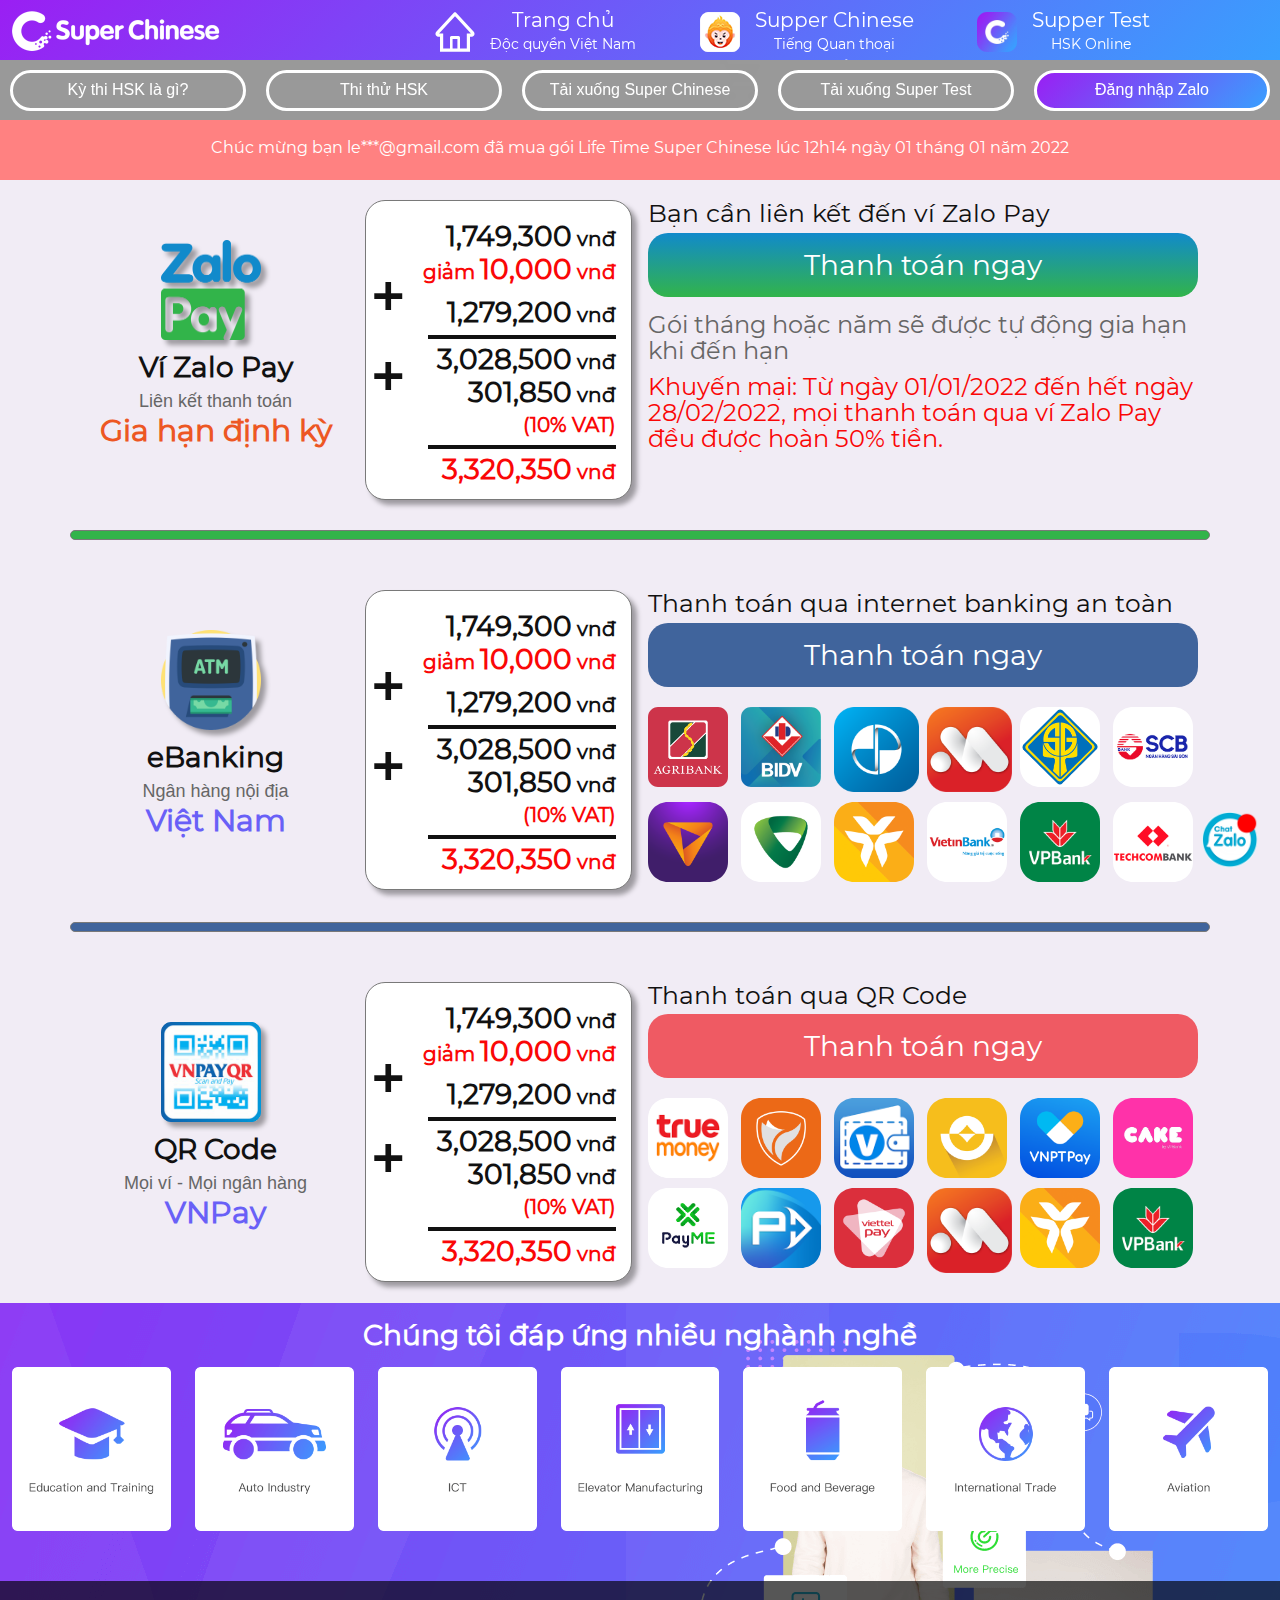
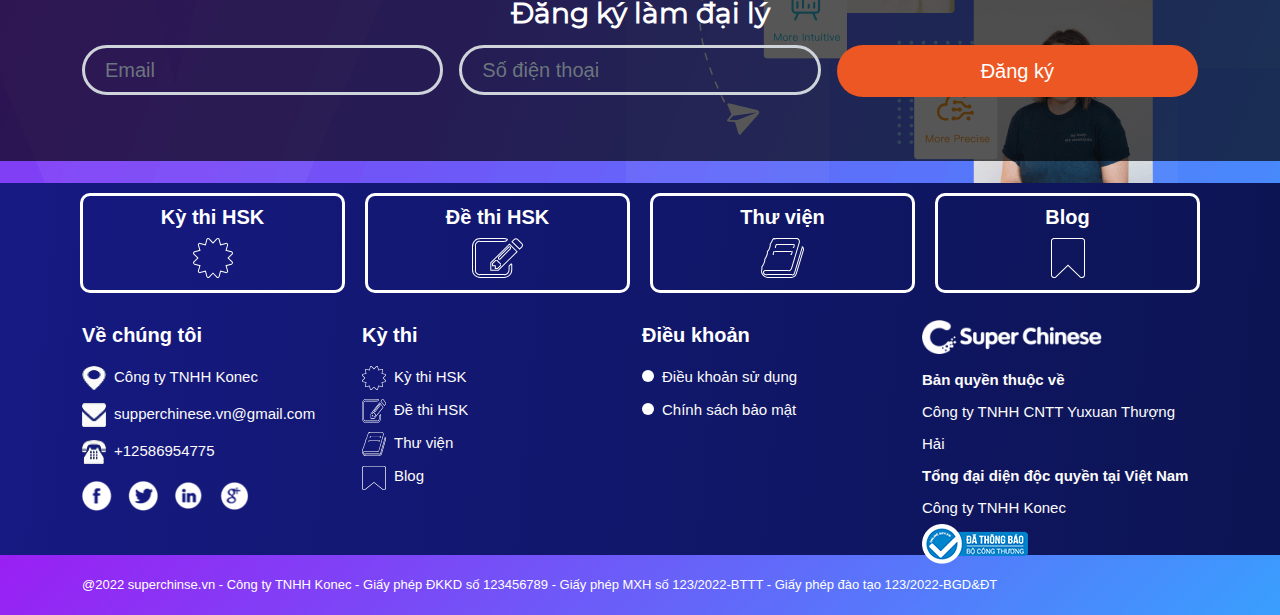
<file: html/vip-store-payment-method.html>
﻿<!DOCTYPE html>
<html lang="vi">
<head>
    <meta charset="utf-8">
    <meta http-equiv="X-UA-Compatible" content="IE=edge">
    <meta name="viewport" content="width=device-width, initial-scale=1">
    <meta name="keywords" content="">
    <meta name="description" content="">
    <meta name="author" content="">
    <title>Vip store payment method</title>
    <link rel="icon" href="images/favicon.ico" type="image/gif" />
    <link rel="stylesheet" href="css/bootstrap.min.css">
    <link rel="stylesheet" href="css/jquery.mCustomScrollbar.min.css">
    <link rel="stylesheet" href="css/font-awesome.css">
    <link rel="stylesheet" href="css/jquery.fancybox.min.css">
    <link rel="stylesheet" href="css/meanmenu.css">
    <link rel="stylesheet" href="css/style.css?v=20210103">
    <link rel="stylesheet" href="css/responsive.css?v=20210103">
</head>

<body class="main-layout">
    <!--<div class="loader_bg">
        <div class="loader"><img src="images/loading.gif" alt="#" /></div>
    </div>-->

    <header>
        <div class="header-top">
            <div class="header s-test">
                <div class="container-fluid">
                    <div class="row">
                        <div class="col col-xs-6 col-sm-3 col-md-3 col-lg-3 col-xl-3 logo_section">
                            <div class="logo">
                                <a href="index.html"><img src="images/logo.png" alt="#" /></a>
                                <!--<h1 class="d-none">Học tiếng Trung trực tuyến</h1>-->
                            </div>
                        </div>
                        <div class="col col-xs-6 col-sm-9 col-md-9 col-lg-9 col-xl-9">
                            <div class="header_information ">
                                <div class="menu-area">
                                    <div class="limit-box">
                                        <nav class="main-menu">
                                            <ul class="menu-area-main">
                                                <li class="active">
                                                    <a href="index.html" class="home">
                                                        <div class="memu-name">
                                                            <p class="name">Trang chủ</p>
                                                            <p class="desc">Độc quyền Việt Nam</p>
                                                        </div>
                                                    </a>
                                                </li>
                                                <li>
                                                    <a href="supperchinese.html" class="supperchinese">
                                                        <div class="memu-name">
                                                            <p class="name">Supper Chinese</p>
                                                            <p class="desc">Tiếng Quan thoại</p>
                                                        </div>
                                                    </a>
                                                </li>
                                                <li>
                                                    <a href="suppertest.html" class="suppertest">
                                                        <div class="memu-name">
                                                            <p class="name">Supper Test</p>
                                                            <p class="desc">HSK Online</p>
                                                        </div>
                                                    </a>
                                                </li>
                                                <li>
                                                    <a href="vip-store.html" class="shoppingcart">
                                                        <div class="memu-name">
                                                            <p class="name">Mua gói VIP</p>
                                                            <p class="desc">Chính hãng</p>
                                                        </div>
                                                    </a>
                                                </li>
                                            </ul>
                                        </nav>
                                    </div>
                                </div>

                            </div>

                            <div class="login">
                                <a href=""><i class="fa fa-user"></i></a>
                            </div>
                        </div>
                    </div>
                </div>
            </div>
            <div class="sub-menu">
                <div class="container-fluid">
                    <div class="row">
                        <div class="col item">
                            <a href="#" title="Kỳ thi HSK là gì?">Kỳ thi HSK là gì?</a>
                        </div>
                        <div class="col item">
                            <a href="#" title="Thi thử HSK">Thi thử HSK</a>
                        </div>
                        <div class="col item">
                            <a href="#" title="Tải xuống Super Chinese">Tải xuống Super Chinese</a>
                        </div>
                        <div class="col item">
                            <a href="#" title="Tải xuống Super Test">Tải xuống Super Test</a>
                        </div>
                        <div class="col item s-test active">
                            <a href="#" title="Đăng nhập Zalo">Đăng nhập Zalo</a>
                        </div>
                    </div>
                </div>
            </div>
        </div>
        <!--<section class="slider_section">
            <div class="images_box">
                <figure><img src="images/banner4.png"></figure>
                <div class="text-bg s-test">
                    <div class="col col-sm-12 col-md-6 col-lg-6 col-xl-5">
                        <div class="application">
                            <h2>
                                The smarter  HSK application
                            </h2>

                            <h3>Tải ứng dụng</h3>
                            <ul>
                                <li><a href="#" target="_blank"><img src="images/icon_apple.png" alt="Tải ứng dụng apple" /></a></li>
                                <li><a href="#" target="_blank"><img src="images/icon_google.png" alt="Tải ứng dụng google"  /></a></li>
                            </ul>
                        </div>
                    </div>
                </div>
            </div>
        </section>-->
    </header>

    <section id="vipstore" class="vipstore">
        <div class="notification">
            <div class="container-fluid">
                <div class="row">
                    <div class="col-12">
                        <h1>
                            Chúc mừng bạn le***@gmail.com đã mua gói Life Time Super Chinese lúc 12h14 ngày 01 tháng 01 năm 2022
                        </h1>
                    </div>
                </div>
            </div>
        </div>

        <div class="vipinfo">
            <div class="container">
                <div class="row g-3 s-chinese">
                    <div class="col-sm-6 col-md-3 col-lg-3 col-xl-3">
                        <div class="item">
                            <img src="images/zalopay.svg" title="zalopay" alt="zalopay" />
                            <h2>Ví Zalo Pay</h2>
                            <p>Liên kết thanh toán</p>
                            <span>Gia hạn định kỳ</span>
                        </div>
                    </div>

                    <div class="col-sm-6 col-md-3 col-lg-3 col-xl-3">
                        <div class="box-item info">
                            <div class="plus">
                                <p>+</p>
                            </div>
                            <div class="plus2">
                                <p>+</p>
                            </div>
                            <p class="t-chinese money"><span>1,749,300</span> vnđ </p>
                            <p class="money red">
                                giảm <span>10,000</span> vnđ
                            </p>
                            <p class="t-test money"><span>1,279,200</span> vnđ </p>
                            <div class="t-line"></div>

                            <p class="money"><span>3,028,500</span> vnđ</p>
                            <p class="money"><span>301,850</span> vnđ</p>
                            <p class="money red">(10% VAT)</p>
                            <div class="t-line"></div>
                            <div class="total">
                                <p class="money red"><span>3,320,350</span> vnđ</p>
                            </div>
                        </div>
                    </div>

                    <div class="col-sm-12 col-md-6 col-lg-6 col-xl-6">
                        <div class="vipdesc">
                            <label>Bạn cần liên kết đến ví Zalo Pay</label>
                            <button class="btn btn-zalopay">Thanh toán ngay</button>
                            <p>Gói tháng hoặc năm sẽ được tự động gia hạn khi đến hạn</p>
                            <p class="red">Khuyến mại: Từ ngày 01/01/2022 đến hết ngày 28/02/2022, mọi thanh toán qua ví Zalo Pay đều được hoàn 50% tiền.</p>
                        </div>

                    </div>
                </div>

                <div class="row">
                    <div class="line-zalopay"></div>
                </div>

                <div class="row g-3 s-test">
                    <div class="col-sm-6 col-md-3 col-lg-3 col-xl-3">
                        <div class="item">
                            <img src="images/ebanking.svg" title="ebanking" alt="ebanking" />
                            <h2>eBanking</h2>
                            <p>Ngân hàng nội địa</p>
                            <span>Việt Nam</span>
                        </div>
                    </div>

                    <div class="col-sm-6 col-md-3 col-lg-3 col-xl-3">
                        <div class="box-item info">
                            <div class="plus">
                                <p>+</p>
                            </div>
                            <div class="plus2">
                                <p>+</p>
                            </div>
                            <p class="t-chinese money"><span>1,749,300</span> vnđ </p>
                            <p class="money red">
                                giảm <span>10,000</span> vnđ
                            </p>
                            <p class="t-test money"><span>1,279,200</span> vnđ </p>
                            <div class="t-line"></div>

                            <p class="money"><span>3,028,500</span> vnđ</p>
                            <p class="money"><span>301,850</span> vnđ</p>
                            <p class="money red">(10% VAT)</p>
                            <div class="t-line"></div>
                            <div class="total">
                                <p class="money red"><span>3,320,350</span> vnđ</p>
                            </div>
                        </div>
                    </div>
                    <div class="col-sm-12 col-md-6 col-lg-6 col-xl-6">
                        <div class="vipdesc">
                            <label>
                                Thanh toán qua internet banking an toàn
                            </label>
                            <button class="btn btn-ebank">Thanh toán ngay</button>
                        </div>
                        <div class="banklist">
                            <div class="form-group">
                                <div class="row g-2">
                                    <div class="col">
                                        <a href="" class="">
                                            <img src="images/u872.svg" title="" alt="" />
                                        </a>
                                    </div>
                                    <div class="col">
                                        <a href="" class="">
                                            <img src="images/u873.svg" title="" alt="" />
                                        </a>
                                    </div>
                                    <div class="col">
                                        <a href="" class="">
                                            <img src="images/u874.png" title="" alt="" />
                                        </a>
                                    </div>
                                    <div class="col">
                                        <a href="" class="">
                                            <img src="images/u875.png" title="" alt="" />
                                        </a>
                                    </div>
                                    <div class="col">
                                        <a href="" class="">
                                            <img src="images/u876.svg" title="" alt="" />
                                        </a>
                                    </div>
                                    <div class="col">
                                        <a href="" class="">
                                            <img src="images/u877.svg" title="" alt="" />
                                        </a>
                                    </div>
                                    <!--<div class="col">
                            <a href="" class="">
                                <img src="images/u878.svg" title="" alt="" />
                            </a>
                        </div>-->
                                </div>


                            </div>
                            <div class="form-group">
                                <div class="row g-2">
                                    <div class="col">
                                        <a href="" class="">
                                            <img src="images/u878.svg" title="" alt="" />
                                        </a>
                                    </div>
                                    <div class="col">
                                        <a href="" class="">
                                            <img src="images/u879.svg" title="" alt="" />
                                        </a>
                                    </div>
                                    <div class="col">
                                        <a href="" class="">
                                            <img src="images/u880.svg" title="" alt="" />
                                        </a>
                                    </div>
                                    <div class="col">
                                        <a href="" class="">
                                            <img src="images/u881.svg" title="" alt="" />
                                        </a>
                                    </div>
                                    <div class="col">
                                        <a href="" class="">
                                            <img src="images/u882.svg" title="" alt="" />
                                        </a>
                                    </div>
                                    <div class="col">
                                        <a href="" class="">
                                            <img src="images/u883.svg" title="" alt="" />
                                        </a>
                                    </div>
                                    <!--<div class="col">
                            <a href="" class="">
                                <img src="images/u884.svg" title="" alt="" />
                            </a>
                        </div>
                        <div class="col">
                            <a href="" class="">
                                <img src="images/u885.svg" title="" alt="" />
                            </a>
                        </div>-->
                                </div>
                            </div>
                        </div>
                    </div>
                </div>

                <div class="row">
                    <div class="line-ebank"></div>
                </div>

                <div class="row g-3 s-test">
                    <div class="col-sm-6 col-md-3 col-lg-3 col-xl-3">
                        <div class="item">
                            <img src="images/qrcode.svg" title="qrcode" alt="qrcode" />
                            <h2>QR Code</h2>
                            <p>Mọi ví - Mọi ngân hàng</p>
                            <span>VNPay</span>
                        </div>
                    </div>

                    <div class="col-sm-6 col-md-3 col-lg-3 col-xl-3">
                        <div class="box-item info">
                            <div class="plus">
                                <p>+</p>
                            </div>
                            <div class="plus2">
                                <p>+</p>
                            </div>
                            <p class="t-chinese money"><span>1,749,300</span> vnđ </p>
                            <p class="money red">
                                giảm <span>10,000</span> vnđ
                            </p>
                            <p class="t-test money"><span>1,279,200</span> vnđ </p>
                            <div class="t-line"></div>

                            <p class="money"><span>3,028,500</span> vnđ</p>
                            <p class="money"><span>301,850</span> vnđ</p>
                            <p class="money red">(10% VAT)</p>
                            <div class="t-line"></div>
                            <div class="total">
                                <p class="money red"><span>3,320,350</span> vnđ</p>
                            </div>
                        </div>
                    </div>
                    <div class="col-sm-12 col-md-6 col-lg-6 col-xl-6">
                        <div class="vipdesc">
                            <label>
                                Thanh toán qua QR Code
                            </label>
                            <button class="btn btn-qrcode">Thanh toán ngay</button>
                        </div>
                        <div class="banklist">
                            <div class="form-group">
                                <div class="row g-2">
                                    <div class="col">
                                        <a href="" class="">
                                            <img src="images/u885.svg" title="" alt="" />
                                        </a>
                                    </div>
                                    <div class="col">
                                        <a href="" class="">
                                            <img src="images/u886.svg" title="" alt="" />
                                        </a>
                                    </div>
                                    <div class="col">
                                        <a href="" class="">
                                            <img src="images/u887.svg" title="" alt="" />
                                        </a>
                                    </div>
                                    <div class="col">
                                        <a href="" class="">
                                            <img src="images/u888.svg" title="" alt="" />
                                        </a>
                                    </div>
                                    <div class="col">
                                        <a href="" class="">
                                            <img src="images/u889.svg" title="" alt="" />
                                        </a>
                                    </div>
                                    <div class="col">
                                        <a href="" class="">
                                            <img src="images/u890.svg" title="" alt="" />
                                        </a>
                                    </div>
                                    <!--<div class="col">
                            <a href="" class="">
                                <img src="images/u878.svg" title="" alt="" />
                            </a>
                        </div>-->
                                </div>


                            </div>
                            <div class="form-group">
                                <div class="row g-2">
                                    <div class="col">
                                        <a href="" class="">
                                            <img src="images/u891.svg" title="" alt="" />
                                        </a>
                                    </div>
                                    <div class="col">
                                        <a href="" class="">
                                            <img src="images/u892.svg" title="" alt="" />
                                        </a>
                                    </div>
                                    <div class="col">
                                        <a href="" class="">
                                            <img src="images/u893.svg" title="" alt="" />
                                        </a>
                                    </div>
                                    <div class="col">
                                        <a href="" class="">
                                            <img src="images/u875.png" title="" alt="" />
                                        </a>
                                    </div>
                                    <div class="col">
                                        <a href="" class="">
                                            <img src="images/u880.svg" title="" alt="" />
                                        </a>
                                    </div>
                                    <div class="col">
                                        <a href="" class="">
                                            <img src="images/u882.svg" title="" alt="" />
                                        </a>
                                    </div>
                                    <!--<div class="col">
                            <a href="" class="">
                                <img src="images/u884.svg" title="" alt="" />
                            </a>
                        </div>
                        <div class="col">
                            <a href="" class="">
                                <img src="images/u885.svg" title="" alt="" />
                            </a>
                        </div>-->
                                </div>
                            </div>
                        </div>
                    </div>
                </div>

            </div>
        </div>

    </section>

    <section id="service" class="service">
        <div class="container-fluid">
            <div class="row">
                <div class="col-md-12">
                    <div class="titlepage">
                        <h2>Chúng tôi đáp ứng nhiều nghành nghề</h2>
                        <!--<span>
                            luptatum. Libero eligendi molestias iure error animi totam laudantium, aspernatur similique id eos a
                            t consectetur illo culpa,
                        </span>-->
                    </div>
                </div>
            </div>
        </div>
        <div class="service_bg">
            <div class="container-fluid">
                <div class="row">
                    <div class="col col-xs-3">
                        <div class="service_box">
                            <img src="images/u42.png" title="" alt="" />
                        </div>
                    </div>
                    <div class="col col-xs-3">
                        <div class="service_box">
                            <img src="images/u44.png" title="" alt="" />
                        </div>
                    </div>
                    <div class="col col-xs-3">
                        <div class="service_box">
                            <img src="images/u46.png" title="" alt="" />
                        </div>
                    </div>
                    <div class="col col-xs-3">
                        <div class="service_box">
                            <img src="images/u41.png" title="" alt="" />
                        </div>
                    </div>
                    <div class="col col-xs-3">
                        <div class="service_box">
                            <img src="images/u47.png" title="" alt="" />
                        </div>
                    </div>
                    <div class="col col-xs-3">
                        <div class="service_box">
                            <img src="images/u45.png" title="" alt="" />
                        </div>
                    </div>
                    <div class="col col-xs-3">
                        <div class="service_box">
                            <img src="images/u43.png" title="" alt="" />
                        </div>
                    </div>
                </div>
            </div>
        </div>

        <div id="agency" class="agency">
            <div class="container">
                <div class="row">
                    <div class="col-md-12">
                        <div class="titlepage">
                            <h2>Đăng ký làm đại lý</h2>
                        </div>
                    </div>
                </div>
            </div>
            <div class="container">
                <div class="row g-3">
                    <div class="col-sm-12 col-md-4 col-lg-4 col-xl-4">
                        <input type="text" class="form-control" placeholder="Email" aria-label="Email" aria-describedby="basic-addon1">
                    </div>
                    <div class="col-sm-12 col-md-4 col-lg-4 col-xl-4">
                        <input type="text" class="form-control" placeholder="Số điện thoại" aria-label="Phonenumber" aria-describedby="basic-addon1">
                    </div>
                    <div class="col-sm-12 col-md-4 col-lg-4 col-xl-4">
                        <button class="btn btn-light btn-register">Đăng ký</button>
                    </div>

                </div>
            </div>
        </div>
    </section>

    <footer>
        <div class="footer">
            <div class="container">
                <div class="row">
                    <div class="col item">
                        <a href="#" title="Kỳ thi HSK">Kỳ thi HSK</a>
                    </div>
                    <div class="col item">
                        <a href="#" title="Đề thi HSK">Đề thi HSK</a>
                    </div>
                    <div class="col item">
                        <a href="#" title="Thư viện">Thư viện</a>
                    </div>
                    <div class="col item">
                        <a href="#" title="Blog">Blog</a>
                    </div>
                    <!--<div class="col item-copyright">
                        <p>
                            <span><strong>Bản quyền thuộc về</strong></span>
                            <span>Công ty TNHH CNTT Yuxuan Thượng Hải</span>
                        </p>
                        <p>
                            <span><strong>Đại diện độc quyền tại Việt Nam</strong></span>
                            <span>Công ty TNHH Konec</span>
                        </p>
                    </div>-->
                </div>
            </div>

            <div class="container">
                <div class="row g-1">
                    <div class="col-xl-3 col-lg-3 col-md-6 col-sm-12">
                        <div class="address">
                            <h3>Về chúng tôi </h3>
                            <ul class="loca">
                                <li>
                                    <a href="#"><img src="icon/loc.png" alt="#" />Công ty TNHH Konec</a>
                                </li>
                                <li>
                                    <a href="#"><img src="icon/email.png" alt="#" /></a>supperchinese.vn@gmail.com
                                </li>
                                <li>
                                    <a href="#"><img src="icon/call.png" alt="#" /></a>+12586954775
                                </li>
                            </ul>

                            <ul class="social_link">
                                <li><a href="#"><img src="icon/fb.png"></a></li>
                                <li><a href="#"><img src="icon/tw.png"></a></li>
                                <li><a href="#"><img src="icon/lin(2).png"></a></li>
                                <li><a href="#"><img src="icon/instagram.png"></a></li>
                            </ul>

                        </div>
                    </div>
                    <div class="col-xl-3 col-lg-3 col-md-6 col-sm-6">
                        <div class="address">
                            <h3>Kỳ thi</h3>
                            <ul class="menu_footer">
                                <li class="active"> <a href="#" title=""><img src="images/course.svg" alt="#" />Kỳ thi HSK</a> </li>
                                <li><a href="#" title=""><img src="images/exam.svg" alt="#" />Đề thi HSK</a></li>
                                <li><a href="#" title=""><img src="images/library.svg" alt="#" />Thư viện</a> </li>
                                <li><a href="#" title=""><img src="images/blog.svg" alt="#" />Blog</a> </li>
                            </ul>
                        </div>
                    </div>
                    <div class="col-xl-3 col-lg-3 col-md-6 col-sm-6">
                        <div class="address">
                            <h3>Điều khoản</h3>
                            <ul class="links_footer">
                                <li class="active"><a href="dieukhoansudung.html">Điều khoản sử dụng</a> </li>
                                <li><a href="dieukhoanbaomat.html">Chính sách bảo mật</a> </li>
                            </ul>
                        </div>
                    </div>

                    <div class="col-xl-3 col-lg-3 col-md-6 col-sm-12">
                        <div class="address">
                            <a href="index.html"><h3><img src="images/logo.png" alt="logo"></h3> </a>
                        </div>
                        <div>
                            <p>
                                <span><strong>Bản quyền thuộc về</strong></span>
                                <span>Công ty TNHH CNTT Yuxuan Thượng Hải</span>
                            </p>
                            <p>
                                <span><strong>Tổng đại diện độc quyền tại Việt Nam</strong></span>
                                <span>Công ty TNHH Konec</span>
                            </p>
                            <a href="#" class="announce"> <img src="images/announced.png" alt="Đã thông báo với bộ công thương"></a>
                        </div>
                    </div>
                </div>

            </div>

        </div>

        <div class="footer-bottom">
            <div class="container">
                <div class="copyright">
                    <span>@2022 superchinse.vn - Công ty TNHH Konec - Giấy phép ĐKKD số 123456789 - Giấy phép MXH số 123/2022-BTTT - Giấy phép đào tạo 123/2022-BGD&ĐT</span>
                </div>
            </div>
        </div>

        <div class="menu-footer">
            <ul>
                <li class="active">

                    <a href="index.html" class="home">
                        <img src="images/home.svg" title="" alt="" />
                        <div class="memu-name">
                            <p class="name">Trang chủ</p>
                        </div>
                    </a>
                </li>
                <li>
                    <a href="supperchinese.html" class="supperchinese">
                        <img src="images/supperchinese.png" title="" alt="" />
                        <div class="memu-name">
                            <p class="name">Supper Chinese</p>
                        </div>
                    </a>
                </li>
                <li>
                    <a href="suppertest.html" class="suppertest">
                        <img src="images/suppertest.svg" title="" alt="" />
                        <div class="memu-name">
                            <p class="name">Supper Test</p>
                        </div>
                    </a>
                </li>
                <li>
                    <a href="vip-store.html" class="shoppingcart">
                        <img src="images/shoppingcart.svg" title="" alt="" />
                        <div class="memu-name">
                            <p class="name">Mua gói VIP</p>
                        </div>
                    </a>
                </li>
            </ul>
        </div>
    </footer>

    <div id="sdk-chat" class="sdk-chat">
        <a href="#"><img src="images/zalochat.png" alt="#" /></a>
    </div>

    <script src="js/jquery-3.5.1.min.js"></script>
    <script src="js/popper.min.js"></script>
    <script src="js/bootstrap.bundle.min.js"></script>
    <script src="js/jquery.fancybox.min.js"></script>
    <script src="js/plugin.js"></script>
    <script src="js/jquery.mCustomScrollbar.concat.min.js"></script>
    <script src="js/custom.js"></script>
</body>

</html>
</file>
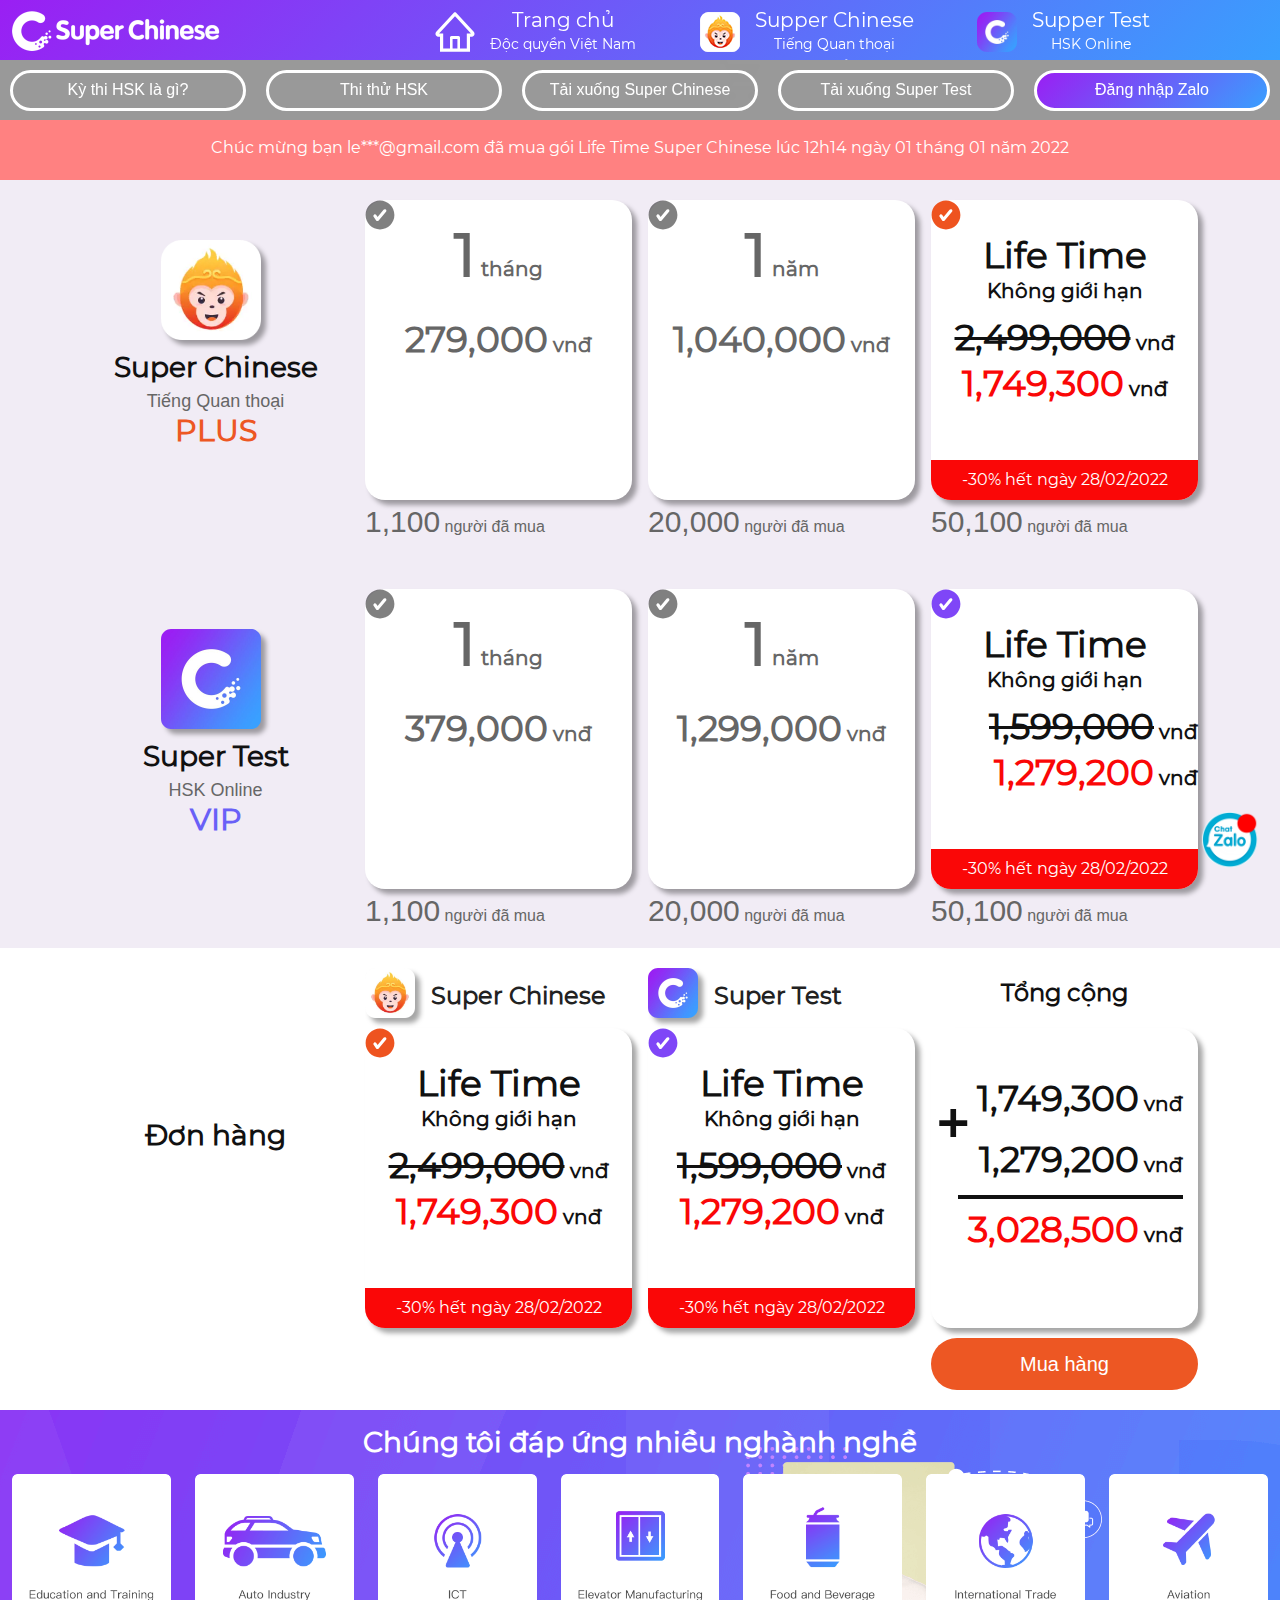
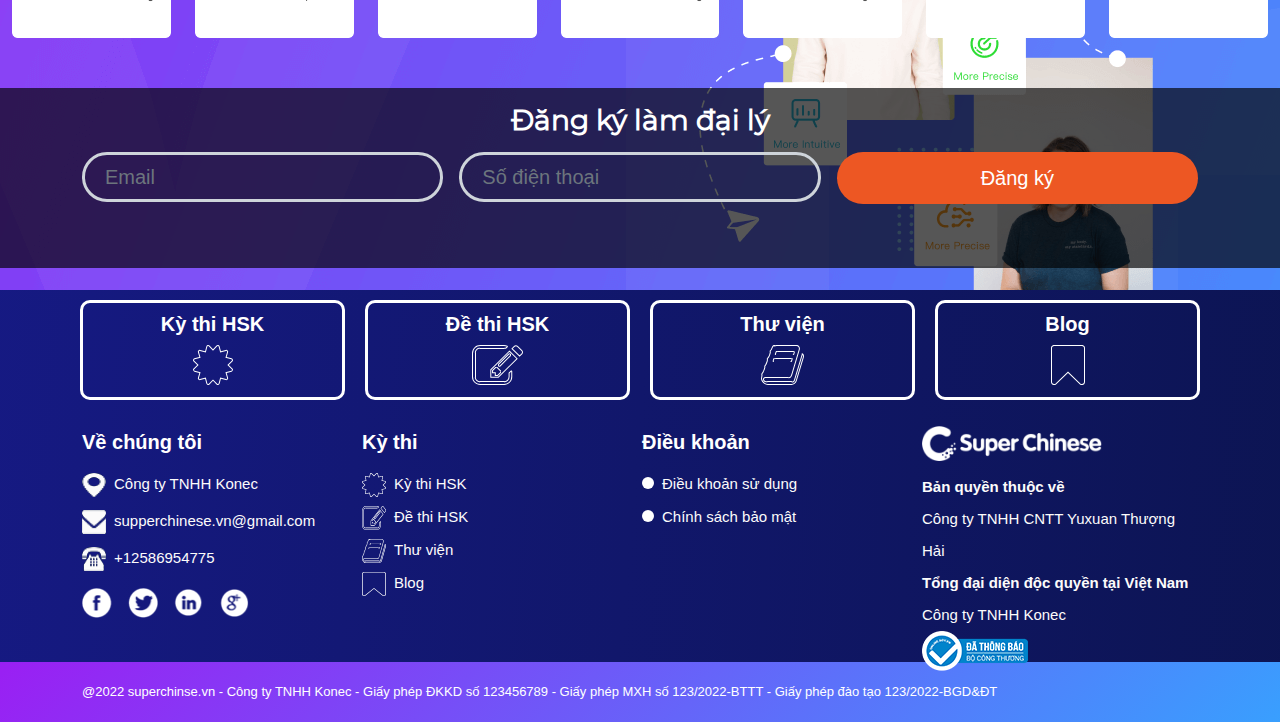
<file: html/vip-store.html>
﻿<!DOCTYPE html>
<html lang="vi">
<head>
    <meta charset="utf-8">
    <meta http-equiv="X-UA-Compatible" content="IE=edge">
    <meta name="viewport" content="width=device-width, initial-scale=1">
    <meta name="keywords" content="">
    <meta name="description" content="">
    <meta name="author" content="">
    <title>Vip store</title>
    <link rel="icon" href="images/favicon.ico" type="image/gif" />
    <link rel="stylesheet" href="css/bootstrap.min.css">
    <link rel="stylesheet" href="css/jquery.mCustomScrollbar.min.css">
    <link rel="stylesheet" href="css/font-awesome.css">
    <link rel="stylesheet" href="css/jquery.fancybox.min.css">
    <link rel="stylesheet" href="css/meanmenu.css">
    <link rel="stylesheet" href="css/style.css?v=20210103">
    <link rel="stylesheet" href="css/responsive.css?v=20210103">
</head>

<body class="main-layout">
    <!--<div class="loader_bg">
        <div class="loader"><img src="images/loading.gif" alt="#" /></div>
    </div>-->

    <header>
        <div class="header-top">
            <div class="header s-test">
                <div class="container-fluid">
                    <div class="row">
                        <div class="col col-xs-6 col-sm-3 col-md-3 col-lg-3 col-xl-3 logo_section">
                            <div class="logo">
                                <a href="index.html"><img src="images/logo.png" alt="#" /></a>
                                <!--<h1 class="d-none">Học tiếng Trung trực tuyến</h1>-->
                            </div>
                        </div>
                        <div class="col col-xs-6 col-sm-9 col-md-9 col-lg-9 col-xl-9">
                            <div class="header_information ">
                                <div class="menu-area">
                                    <div class="limit-box">
                                        <nav class="main-menu">
                                            <ul class="menu-area-main">
                                                <li class="active">
                                                    <a href="index.html" class="home">
                                                        <div class="memu-name">
                                                            <p class="name">Trang chủ</p>
                                                            <p class="desc">Độc quyền Việt Nam</p>
                                                        </div>
                                                    </a>
                                                </li>
                                                <li>
                                                    <a href="supperchinese.html" class="supperchinese">
                                                        <div class="memu-name">
                                                            <p class="name">Supper Chinese</p>
                                                            <p class="desc">Tiếng Quan thoại</p>
                                                        </div>
                                                    </a>
                                                </li>
                                                <li>
                                                    <a href="suppertest.html" class="suppertest">
                                                        <div class="memu-name">
                                                            <p class="name">Supper Test</p>
                                                            <p class="desc">HSK Online</p>
                                                        </div>
                                                    </a>
                                                </li>
                                                <li>
                                                    <a href="vip-store.html" class="shoppingcart">
                                                        <div class="memu-name">
                                                            <p class="name">Mua gói VIP</p>
                                                            <p class="desc">Chính hãng</p>
                                                        </div>
                                                    </a>
                                                </li>
                                            </ul>
                                        </nav>
                                    </div>
                                </div>

                            </div>

                            <div class="login">
                                <a href=""><i class="fa fa-user"></i></a>
                            </div>
                        </div>
                    </div>
                </div>
            </div>
            <div class="sub-menu">
                <div class="container-fluid">
                    <div class="row">
                        <div class="col item">
                            <a href="#" title="Kỳ thi HSK là gì?">Kỳ thi HSK là gì?</a>
                        </div>
                        <div class="col item">
                            <a href="#" title="Thi thử HSK">Thi thử HSK</a>
                        </div>
                        <div class="col item">
                            <a href="#" title="Tải xuống Super Chinese">Tải xuống Super Chinese</a>
                        </div>
                        <div class="col item">
                            <a href="#" title="Tải xuống Super Test">Tải xuống Super Test</a>
                        </div>
                        <div class="col item s-test active">
                            <a href="#" title="Đăng nhập Zalo">Đăng nhập Zalo</a>
                        </div>
                    </div>
                </div>
            </div>
        </div>
        <!--<section class="slider_section">
            <div class="images_box">
                <figure><img src="images/banner4.png"></figure>
                <div class="text-bg s-test">
                    <div class="col col-sm-12 col-md-6 col-lg-6 col-xl-5">
                        <div class="application">
                            <h2>
                                The smarter  HSK application
                            </h2>

                            <h3>Tải ứng dụng</h3>
                            <ul>
                                <li><a href="#" target="_blank"><img src="images/icon_apple.png" alt="Tải ứng dụng apple" /></a></li>
                                <li><a href="#" target="_blank"><img src="images/icon_google.png" alt="Tải ứng dụng google"  /></a></li>
                            </ul>
                        </div>
                    </div>
                </div>
            </div>
        </section>-->
    </header>

    <section id="vipstore" class="vipstore">
        <div class="notification">
            <div class="container-fluid">
                <div class="row">
                    <div class="col-12">
                        <h1>
                            Chúc mừng bạn le***@gmail.com đã mua gói Life Time Super Chinese lúc 12h14 ngày 01 tháng 01  năm 2022
                        </h1>
                    </div>
                </div>
            </div>
        </div>

        <div class="vipinfo">
            <div class="container">
                <div class="row g-3 s-chinese">
                    <div class="col-sm-6 col-md-3 col-lg-3 col-xl-3">
                        <div class="item">
                            <img src="images/supperchinese.svg" title="supperchinese" alt="supperchinese" />
                            <h2>Super Chinese</h2>
                            <p>Tiếng Quan thoại</p>
                            <span>PLUS</span>
                        </div>
                    </div>
                    <div class="col-sm-6 col-md-3 col-lg-3 col-xl-3">
                        <div class="box-item">
                            <div class="unchecked">
                                <img src="images/unchecked.svg" title="unchecked" alt="unchecked" />
                            </div>
                            <p class="pgk"><span>1</span> tháng </p>
                            <p class="price"><span>279,000</span> vnđ </p>
                        </div>
                        <div class="total">
                            <p><span>1,100</span> người đã mua</p>
                        </div>
                    </div>
                    <div class="col-sm-6 col-md-3 col-lg-3 col-xl-3">
                        <div class="box-item">
                            <div class="unchecked">
                                <img src="images/unchecked.svg" title="unchecked" alt="unchecked" />
                            </div>
                            <p class="pgk"><span>1</span> năm </p>
                            <p class="price"><span>1,040,000</span> vnđ </p>
                        </div>
                        <div class="total">
                            <p><span>20,000</span> người đã mua</p>
                        </div>
                    </div>
                    <div class="col-sm-6 col-md-3 col-lg-3 col-xl-3">
                        <div class="box-item unlimited">
                            <div class="checked">
                                <img src="images/checked.svg" title="checked" alt="checked" />
                            </div>
                            <p class="pgk">
                                <span>Life Time</span><br />
                                Không giới hạn
                            </p>
                            <p class="origin"><span>2,499,000</span> vnđ </p>
                            <p class="discount"><span>1,749,300</span> vnđ </p>
                            <div class="discount-desc">
                                <p>-30% hết ngày 28/02/2022</p>
                            </div>
                        </div>
                        <div class="total">
                            <p><span>50,100</span> người đã mua</p>
                        </div>
                    </div>
                </div>

                <div class="row g-3 s-test">
                    <div class="col-sm-6 col-md-3 col-lg-3 col-xl-3">
                        <div class="item">
                            <img src="images/suppertest2.svg" title="suppertest" alt="suppertest" />
                            <h2>Super Test</h2>
                            <p>HSK Online</p>
                            <span>VIP</span>
                        </div>
                    </div>
                    <div class="col-sm-6 col-md-3 col-lg-3 col-xl-3">
                        <div class="box-item">
                            <div class="unchecked">
                                <img src="images/unchecked.svg" title="unchecked" alt="unchecked" />
                            </div>
                            <p class="pgk"><span>1</span> tháng </p>
                            <p class="price"><span>379,000</span> vnđ </p>
                        </div>
                        <div class="total">
                            <p><span>1,100</span> người đã mua</p>
                        </div>
                    </div>
                    <div class="col-sm-6 col-md-3 col-lg-3 col-xl-3">
                        <div class="box-item">
                            <div class="unchecked">
                                <img src="images/unchecked.svg" title="unchecked" alt="unchecked" />
                            </div>
                            <p class="pgk"><span>1</span> năm </p>
                            <p class="price"><span>1,299,000</span> vnđ </p>
                        </div>
                        <div class="total">
                            <p><span>20,000</span> người đã mua</p>
                        </div>
                    </div>
                    <div class="col-sm-6 col-md-3 col-lg-3 col-xl-3">
                        <div class="box-item unlimited">
                            <div class="checked">
                                <img src="images/checked2.svg" title="checked" alt="checked" />
                            </div>
                            <p class="pgk">
                                <span>Life Time</span><br />
                                Không giới hạn
                            </p>
                            <p class="money origin"><span>1,599,000</span> vnđ </p>                            
                            <p class="money discount"><span>1,279,200</span> vnđ </p>
                            <div class="discount-desc">
                                <p>-30% hết ngày 28/02/2022</p>
                            </div>
                        </div>
                        <div class="total">
                            <p><span>50,100</span> người đã mua</p>
                        </div>
                    </div>
                </div>
            </div>
        </div>

        <div class="ordertotal">
            <div class="container">
                <div class="row g-3">
                    <div class="col-sm-6 col-md-3 col-lg-3 col-xl-3">
                        <div class="item">
                            <h2>Đơn hàng</h2>
                        </div>
                    </div>
                    <div class="col-sm-6 col-md-3 col-lg-3 col-xl-3">
                        <div class="orderdtl">
                            <a href="">
                                <img src="images/supperchinese2.svg" title="supperchinese" alt="supperchinese" /> Super Chinese
                            </a>
                        </div>
                        <div class="box-item unlimited">
                            <div class="checked">
                                <img src="images/checked.svg" title="checked" alt="checked" />
                            </div>
                            <p class="pgk">
                                <span>Life Time</span><br />
                                Không giới hạn
                            </p>
                            <p class="origin"><span>2,499,000</span> vnđ </p>
                            <p class="discount"><span>1,749,300</span> vnđ </p>
                            <div class="discount-desc">
                                <p>-30% hết ngày 28/02/2022</p>
                            </div>
                        </div>
                        
                    </div>
                    <div class="col-sm-6 col-md-3 col-lg-3 col-xl-3">
                        <div class="orderdtl">
                            <a href="">
                                <img src="images/suppertest3.svg" title="suppertest" alt="suppertest" /> Super Test
                            </a>
                        </div>
                        <div class="box-item unlimited">
                            <div class="checked">
                                <img src="images/checked2.svg" title="checked" alt="checked" />
                            </div>
                            <p class="pgk">
                                <span>Life Time</span><br />
                                Không giới hạn
                            </p>
                            <p class="origin"><span>1,599,000</span> vnđ </p>
                            <p class="discount"><span>1,279,200</span> vnđ </p>
                            <div class="discount-desc">
                                <p>-30% hết ngày 28/02/2022</p>
                            </div>
                        </div>

                    </div>
                    <div class="col-sm-6 col-md-3 col-lg-3 col-xl-3">
                        <div>
                            <h3>Tổng cộng</h3>
                        </div>
                        <div class="box-item unlimited" style="padding: 15px;">
                            <div class="plus">
                                <p>+</p>
                            </div>

                            <p class="t-chinese money"><span>1,749,300</span> vnđ </p>
                            <p class="t-test money"><span>1,279,200</span> vnđ </p>
                            <div class="t-line" style="width: 95%; margin: 15px 0"></div>
                            <div class="total">
                                <p class="t-total money"><span>3,028,500</span> vnđ</p>
                            </div>
                        </div>
                        <div class="total">
                            <button class="btn btn-buy">Mua hàng</button>
                        </div>
                    </div>
                </div>
            </div>
        </div>
    </section>

    <section id="service" class="service">
        <div class="container-fluid">
            <div class="row">
                <div class="col-md-12">
                    <div class="titlepage">
                        <h2>Chúng tôi đáp ứng nhiều nghành nghề</h2>
                        <!--<span>
                            luptatum. Libero eligendi molestias iure error animi totam laudantium, aspernatur similique id eos a
                            t consectetur illo culpa,
                        </span>-->
                    </div>
                </div>
            </div>
        </div>
        <div class="service_bg">
            <div class="container-fluid">
                <div class="row">
                    <div class="col col-xs-3">
                        <div class="service_box">
                            <img src="images/u42.png" title="" alt="" />
                        </div>
                    </div>
                    <div class="col col-xs-3">
                        <div class="service_box">
                            <img src="images/u44.png" title="" alt="" />
                        </div>
                    </div>
                    <div class="col col-xs-3">
                        <div class="service_box">
                            <img src="images/u46.png" title="" alt="" />
                        </div>
                    </div>
                    <div class="col col-xs-3">
                        <div class="service_box">
                            <img src="images/u41.png" title="" alt="" />
                        </div>
                    </div>
                    <div class="col col-xs-3">
                        <div class="service_box">
                            <img src="images/u47.png" title="" alt="" />
                        </div>
                    </div>
                    <div class="col col-xs-3">
                        <div class="service_box">
                            <img src="images/u45.png" title="" alt="" />
                        </div>
                    </div>
                    <div class="col col-xs-3">
                        <div class="service_box">
                            <img src="images/u43.png" title="" alt="" />
                        </div>
                    </div>
                </div>
            </div>
        </div>

        <div id="agency" class="agency">
            <div class="container">
                <div class="row">
                    <div class="col-md-12">
                        <div class="titlepage">
                            <h2>Đăng ký làm đại lý</h2>
                        </div>
                    </div>
                </div>
            </div>
            <div class="container">
                <div class="row g-3">
                    <div class="col-sm-12 col-md-4 col-lg-4 col-xl-4">
                        <input type="text" class="form-control" placeholder="Email" aria-label="Email" aria-describedby="basic-addon1">
                    </div>
                    <div class="col-sm-12 col-md-4 col-lg-4 col-xl-4">
                        <input type="text" class="form-control" placeholder="Số điện thoại" aria-label="Phonenumber" aria-describedby="basic-addon1">
                    </div>
                    <div class="col-sm-12 col-md-4 col-lg-4 col-xl-4">
                        <button class="btn btn-light btn-register">Đăng ký</button>
                    </div>

                </div>
            </div>
        </div>
    </section>
        
    <footer>
        <div class="footer">
            <div class="container">
                <div class="row">
                    <div class="col item">
                        <a href="#" title="Kỳ thi HSK">Kỳ thi HSK</a>
                    </div>
                    <div class="col item">
                        <a href="#" title="Đề thi HSK">Đề thi HSK</a>
                    </div>
                    <div class="col item">
                        <a href="#" title="Thư viện">Thư viện</a>
                    </div>
                    <div class="col item">
                        <a href="#" title="Blog">Blog</a>
                    </div>
                    <!--<div class="col item-copyright">
                    <p>
                        <span><strong>Bản quyền thuộc về</strong></span>
                        <span>Công ty TNHH CNTT Yuxuan Thượng Hải</span>
                    </p>
                    <p>
                        <span><strong>Đại diện độc quyền tại Việt Nam</strong></span>
                        <span>Công ty TNHH Konec</span>
                    </p>
                </div>-->
                </div>
            </div>

            <div class="container">
                <div class="row g-1">
                    <div class="col-xl-3 col-lg-3 col-md-6 col-sm-12">
                        <div class="address">
                            <h3>Về chúng tôi </h3>
                            <ul class="loca">
                                <li>
                                    <a href="#"><img src="icon/loc.png" alt="#" />Công ty TNHH Konec</a>
                                </li>
                                <li>
                                    <a href="#"><img src="icon/email.png" alt="#" /></a>supperchinese.vn@gmail.com
                                </li>
                                <li>
                                    <a href="#"><img src="icon/call.png" alt="#" /></a>+12586954775
                                </li>
                            </ul>

                            <ul class="social_link">
                                <li><a href="#"><img src="icon/fb.png"></a></li>
                                <li><a href="#"><img src="icon/tw.png"></a></li>
                                <li><a href="#"><img src="icon/lin(2).png"></a></li>
                                <li><a href="#"><img src="icon/instagram.png"></a></li>
                            </ul>

                        </div>
                    </div>
                    <div class="col-xl-3 col-lg-3 col-md-6 col-sm-6">
                        <div class="address">
                            <h3>Kỳ thi</h3>
                            <ul class="menu_footer">
                                <li class="active"> <a href="#" title=""><img src="images/course.svg" alt="#" />Kỳ thi HSK</a> </li>
                                <li><a href="#" title=""><img src="images/exam.svg" alt="#" />Đề thi HSK</a></li>
                                <li><a href="#" title=""><img src="images/library.svg" alt="#" />Thư viện</a> </li>
                                <li><a href="#" title=""><img src="images/blog.svg" alt="#" />Blog</a> </li>
                            </ul>
                        </div>
                    </div>
                    <div class="col-xl-3 col-lg-3 col-md-6 col-sm-6">
                        <div class="address">
                            <h3>Điều khoản</h3>
                            <ul class="links_footer">
                                <li class="active"><a href="dieukhoansudung.html">Điều khoản sử dụng</a> </li>
                                <li><a href="dieukhoanbaomat.html">Chính sách bảo mật</a> </li>
                            </ul>
                        </div>
                    </div>

                    <div class="col-xl-3 col-lg-3 col-md-6 col-sm-12">
                        <div class="address">
                            <a href="index.html"><h3><img src="images/logo.png" alt="logo"></h3> </a>
                        </div>
                        <div>
                            <p>
                                <span><strong>Bản quyền thuộc về</strong></span>
                                <span>Công ty TNHH CNTT Yuxuan Thượng Hải</span>
                            </p>
                            <p>
                                <span><strong>Tổng đại diện độc quyền tại Việt Nam</strong></span>
                                <span>Công ty TNHH Konec</span>
                            </p>
                            <a href="#" class="announce"> <img src="images/announced.png" alt="Đã thông báo với bộ công thương"></a>
                        </div>                       
                    </div>
                </div>

            </div>

        </div>

        <div class="footer-bottom">
            <div class="container">
                <div class="copyright">
                    <span>@2022 superchinse.vn - Công ty TNHH Konec - Giấy phép ĐKKD số 123456789 - Giấy phép MXH số 123/2022-BTTT - Giấy phép đào tạo 123/2022-BGD&ĐT</span>
                </div>
            </div>
        </div>

        <div class="menu-footer">
            <ul>
                <li class="active">
                    
                    <a href="index.html" class="home">
                        <img src="images/home.svg" title="" alt="" />
                        <div class="memu-name">
                            <p class="name">Trang chủ</p>
                        </div>
                    </a>
                </li>
                <li>
                    <a href="supperchinese.html" class="supperchinese">
                        <img src="images/supperchinese.png" title="" alt="" />
                        <div class="memu-name">
                            <p class="name">Supper Chinese</p>
                        </div>
                    </a>
                </li>
                <li>
                    <a href="suppertest.html" class="suppertest">
                        <img src="images/suppertest.svg" title="" alt="" />
                        <div class="memu-name">
                            <p class="name">Supper Test</p>
                        </div>
                    </a>
                </li>
                <li>
                    <a href="vip-store.html" class="shoppingcart">
                        <img src="images/shoppingcart.svg" title="" alt="" />
                        <div class="memu-name">
                            <p class="name">Mua gói VIP</p>
                        </div>
                    </a>
                </li>
            </ul>
        </div>
    </footer>

    <div id="sdk-chat" class="sdk-chat">
        <a href="#"><img src="images/zalochat.png" alt="#" /></a>
    </div>

    <script src="js/jquery-3.5.1.min.js"></script>
    <script src="js/popper.min.js"></script>
    <script src="js/bootstrap.bundle.min.js"></script>
    <script src="js/jquery.fancybox.min.js"></script>
    <script src="js/plugin.js"></script>
    <script src="js/jquery.mCustomScrollbar.concat.min.js"></script>
    <script src="js/custom.js"></script>
</body>

</html>
</file>
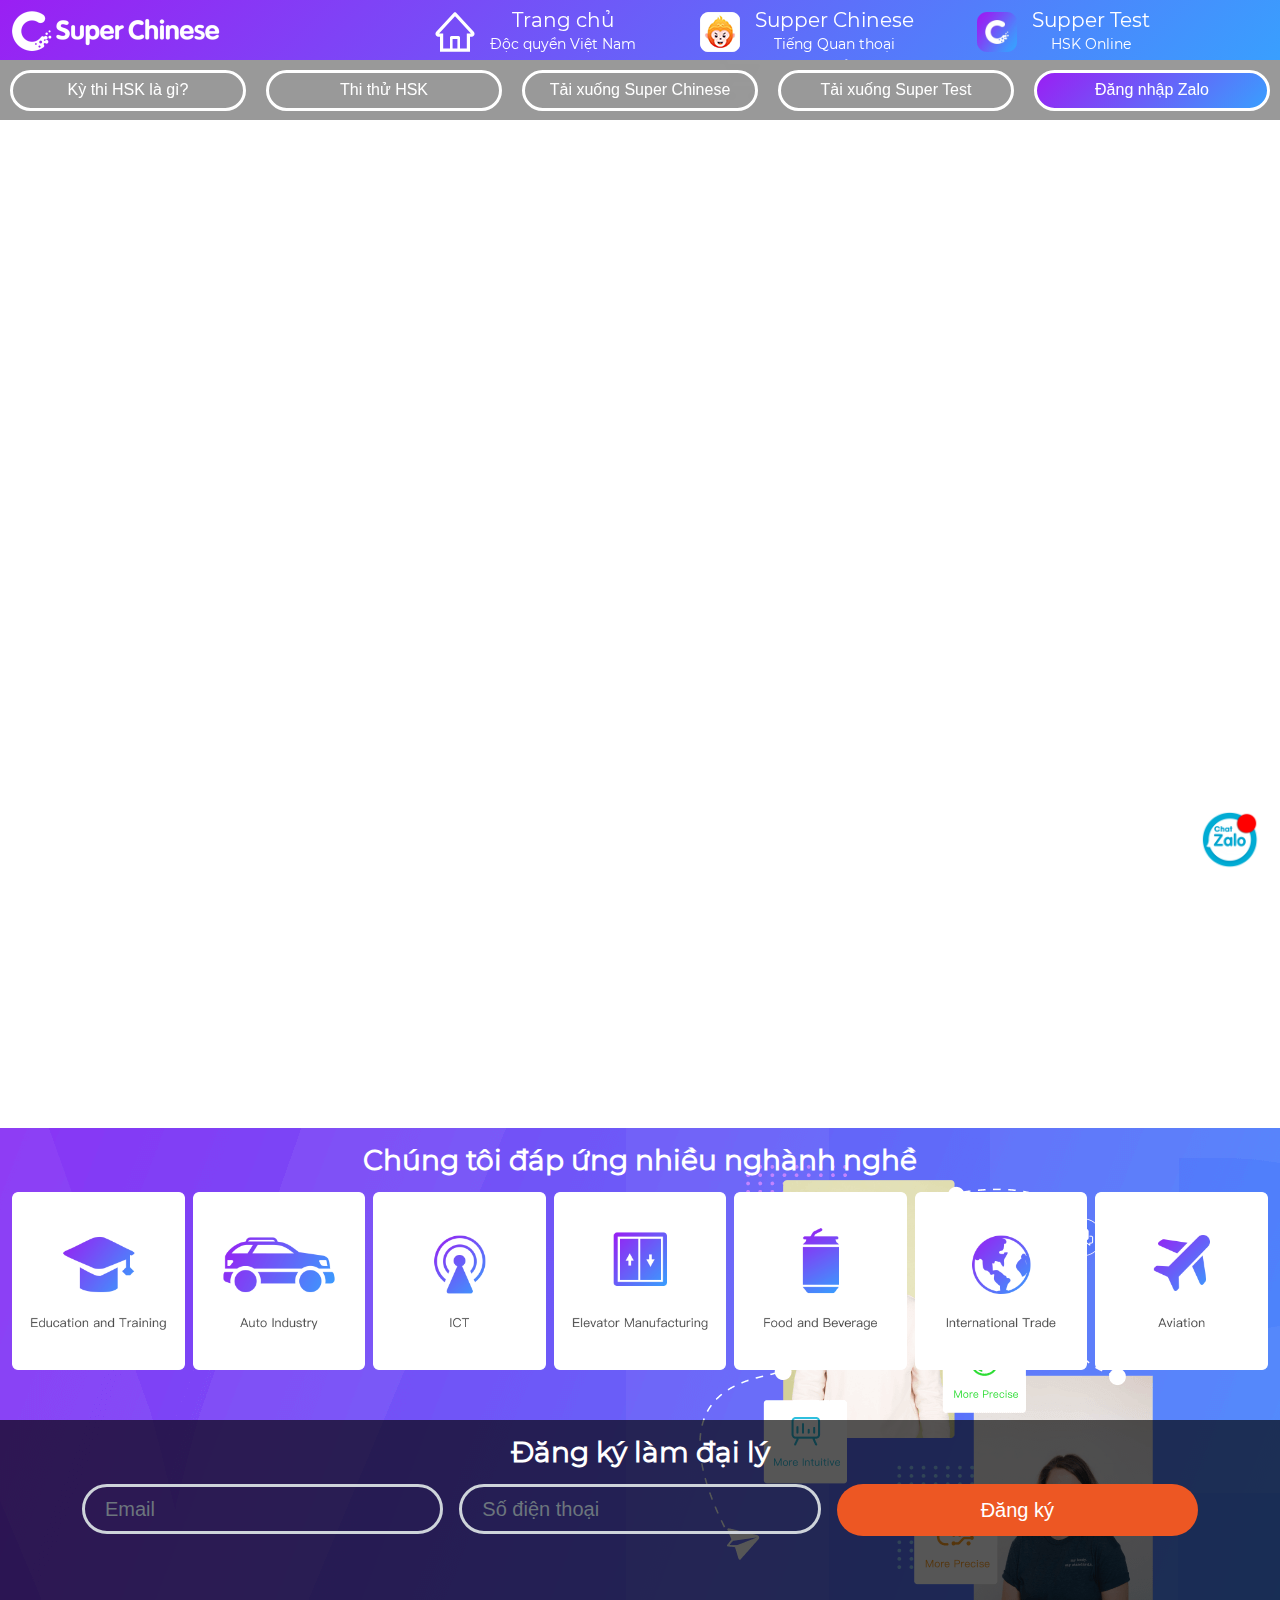
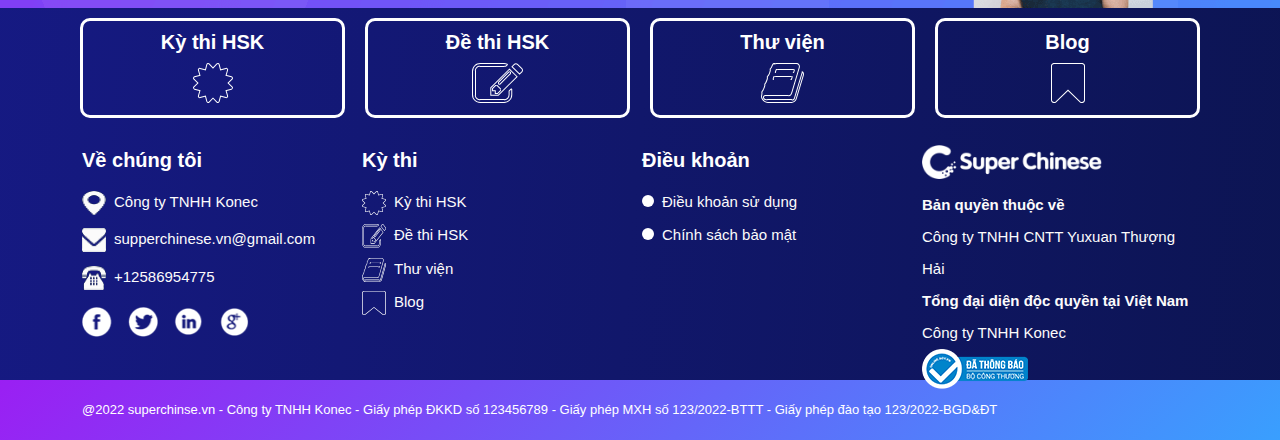
<file: html/what-is-hsk.html>
﻿<!DOCTYPE html>
<html lang="vi">
<head>
    <meta charset="utf-8">
    <meta http-equiv="X-UA-Compatible" content="IE=edge">
    <meta name="viewport" content="width=device-width, initial-scale=1">
    <meta name="keywords" content="">
    <meta name="description" content="">
    <meta name="author" content="">
    <title>What is hsk</title>
    <link rel="icon" href="images/favicon.ico" type="image/gif" />
    <link rel="stylesheet" href="css/bootstrap.min.css">
    <link rel="stylesheet" href="css/jquery.mCustomScrollbar.min.css">
    <link rel="stylesheet" href="css/font-awesome.css">
    <link rel="stylesheet" href="css/jquery.fancybox.min.css">
    <link rel="stylesheet" href="css/meanmenu.css">
    <link rel="stylesheet" href="css/style.css?v=20210103">
    <link rel="stylesheet" href="css/responsive.css?v=20210103">
</head>

<body class="main-layout">
    <!--<div class="loader_bg">
        <div class="loader"><img src="images/loading.gif" alt="#" /></div>
    </div>-->

    <header>
        <div class="header-top">
            <div class="header s-test">
                <div class="container-fluid">
                    <div class="row">
                        <div class="col col-xs-6 col-sm-3 col-md-3 col-lg-3 col-xl-3 logo_section">
                            <div class="logo">
                                <a href="index.html"><img src="images/logo.png" alt="#" /></a>
                                <!--<h1 class="d-none">Học tiếng Trung trực tuyến</h1>-->
                            </div>
                        </div>
                        <div class="col col-xs-6 col-sm-9 col-md-9 col-lg-9 col-xl-9">
                            <div class="header_information ">
                                <div class="menu-area">
                                    <div class="limit-box">
                                        <nav class="main-menu">
                                            <ul class="menu-area-main">
                                                <li class="active">
                                                    <a href="index.html" class="home">
                                                        <div class="memu-name">
                                                            <p class="name">Trang chủ</p>
                                                            <p class="desc">Độc quyền Việt Nam</p>
                                                        </div>
                                                    </a>
                                                </li>
                                                <li>
                                                    <a href="supperchinese.html" class="supperchinese">
                                                        <div class="memu-name">
                                                            <p class="name">Supper Chinese</p>
                                                            <p class="desc">Tiếng Quan thoại</p>
                                                        </div>
                                                    </a>
                                                </li>
                                                <li>
                                                    <a href="suppertest.html" class="suppertest">
                                                        <div class="memu-name">
                                                            <p class="name">Supper Test</p>
                                                            <p class="desc">HSK Online</p>
                                                        </div>
                                                    </a>
                                                </li>
                                                <li>
                                                    <a href="vip-store.html" class="shoppingcart">
                                                        <div class="memu-name">
                                                            <p class="name">Mua gói VIP</p>
                                                            <p class="desc">Chính hãng</p>
                                                        </div>
                                                    </a>
                                                </li>
                                            </ul>
                                        </nav>
                                    </div>
                                </div>

                            </div>

                            <div class="login">
                                <a href=""><i class="fa fa-user"></i></a>
                            </div>
                        </div>
                    </div>
                </div>
            </div>
            <div class="sub-menu">
                <div class="container-fluid">
                    <div class="row">
                        <div class="col item">
                            <a href="#" title="Kỳ thi HSK là gì?">Kỳ thi HSK là gì?</a>
                        </div>
                        <div class="col item">
                            <a href="#" title="Thi thử HSK">Thi thử HSK</a>
                        </div>
                        <div class="col item">
                            <a href="#" title="Tải xuống Super Chinese">Tải xuống Super Chinese</a>
                        </div>
                        <div class="col item">
                            <a href="#" title="Tải xuống Super Test">Tải xuống Super Test</a>
                        </div>
                        <div class="col item s-test active">
                            <a href="#" title="Đăng nhập Zalo">Đăng nhập Zalo</a>
                        </div>
                    </div>
                </div>
            </div>
        </div>
        <!--<section class="slider_section">
            <div class="images_box">
                <figure><img src="images/banner4.png"></figure>
                <div class="text-bg s-test">
                    <div class="col col-sm-12 col-md-6 col-lg-6 col-xl-5">
                        <div class="application">
                            <h2>
                                The smarter  HSK application
                            </h2>

                            <h3>Tải ứng dụng</h3>
                            <ul>
                                <li><a href="#" target="_blank"><img src="images/icon_apple.png" alt="Tải ứng dụng apple" /></a></li>
                                <li><a href="#" target="_blank"><img src="images/icon_google.png" alt="Tải ứng dụng google"  /></a></li>
                            </ul>
                        </div>
                    </div>
                </div>
                
                
            </div>
        </section>-->
    </header>

    <section id="hsk" class="hsk">
        <div class="container-fluid">
            <div class="row">
                <div class="col-md-12">
                    <iframe id="u1193_input" scrolling="auto" frameborder="1" webkitallowfullscreen="" mozallowfullscreen="" allowfullscreen="" src="https://www.hskonline.com/vi/hskexam/index" style="width: 100%; height: 1000px"></iframe>
                </div>
            </div>
        </div>       
    </section>

    <section id="service" class="service">
        <div class="container-fluid">
            <div class="row">
                <div class="col-md-12">
                    <div class="titlepage">
                        <h2>Chúng tôi đáp ứng nhiều nghành nghề</h2>
                        <!--<span>
                            luptatum. Libero eligendi molestias iure error animi totam laudantium, aspernatur similique id eos a
                            t consectetur illo culpa,
                        </span>-->
                    </div>
                </div>
            </div>
        </div>
        <div class="service_bg">
            <div class="container-fluid">
                <div class="row g-2">
                    <div class="col col-xs-3">
                        <div class="service_box">
                            <img src="images/u42.png" title="" alt="" />
                        </div>
                    </div>
                    <div class="col col-xs-3">
                        <div class="service_box">
                            <img src="images/u44.png" title="" alt="" />
                        </div>
                    </div>
                    <div class="col col-xs-3">
                        <div class="service_box">
                            <img src="images/u46.png" title="" alt="" />
                        </div>
                    </div>
                    <div class="col col-xs-3">
                        <div class="service_box">
                            <img src="images/u41.png" title="" alt="" />
                        </div>
                    </div>
                    <div class="col col-xs-3">
                        <div class="service_box">
                            <img src="images/u47.png" title="" alt="" />
                        </div>
                    </div>
                    <div class="col col-xs-3">
                        <div class="service_box">
                            <img src="images/u45.png" title="" alt="" />
                        </div>
                    </div>
                    <div class="col col-xs-3">
                        <div class="service_box">
                            <img src="images/u43.png" title="" alt="" />
                        </div>
                    </div>
                </div>
            </div>
        </div>

        <div id="agency" class="agency">
            <div class="container">
                <div class="row">
                    <div class="col-md-12">
                        <div class="titlepage">
                            <h2>Đăng ký làm đại lý</h2>
                        </div>
                    </div>
                </div>
            </div>
            <div class="container">
                <div class="row g-3">
                    <div class="col-sm-12 col-md-4 col-lg-4 col-xl-4">
                        <input type="text" class="form-control" placeholder="Email" aria-label="Email" aria-describedby="basic-addon1">
                    </div>
                    <div class="col-sm-12 col-md-4 col-lg-4 col-xl-4">
                        <input type="text" class="form-control" placeholder="Số điện thoại" aria-label="Phonenumber" aria-describedby="basic-addon1">
                    </div>
                    <div class="col-sm-12 col-md-4 col-lg-4 col-xl-4">
                        <button class="btn btn-light btn-register">Đăng ký</button>
                    </div>

                </div>
            </div>
        </div>
    </section>
        
    <footer>
        <div class="footer">
            <div class="container">
                <div class="row">
                    <div class="col item">
                        <a href="#" title="Kỳ thi HSK">Kỳ thi HSK</a>
                    </div>
                    <div class="col item">
                        <a href="#" title="Đề thi HSK">Đề thi HSK</a>
                    </div>
                    <div class="col item">
                        <a href="#" title="Thư viện">Thư viện</a>
                    </div>
                    <div class="col item">
                        <a href="#" title="Blog">Blog</a>
                    </div>
                    <!--<div class="col item-copyright">
                    <p>
                        <span><strong>Bản quyền thuộc về</strong></span>
                        <span>Công ty TNHH CNTT Yuxuan Thượng Hải</span>
                    </p>
                    <p>
                        <span><strong>Đại diện độc quyền tại Việt Nam</strong></span>
                        <span>Công ty TNHH Konec</span>
                    </p>
                </div>-->
                </div>
            </div>

            <div class="container">
                <div class="row g-1">
                    <div class="col-xl-3 col-lg-3 col-md-6 col-sm-12">
                        <div class="address">
                            <h3>Về chúng tôi </h3>
                            <ul class="loca">
                                <li>
                                    <a href="#"><img src="icon/loc.png" alt="#" />Công ty TNHH Konec</a>
                                </li>
                                <li>
                                    <a href="#"><img src="icon/email.png" alt="#" /></a>supperchinese.vn@gmail.com
                                </li>
                                <li>
                                    <a href="#"><img src="icon/call.png" alt="#" /></a>+12586954775
                                </li>
                            </ul>

                            <ul class="social_link">
                                <li><a href="#"><img src="icon/fb.png"></a></li>
                                <li><a href="#"><img src="icon/tw.png"></a></li>
                                <li><a href="#"><img src="icon/lin(2).png"></a></li>
                                <li><a href="#"><img src="icon/instagram.png"></a></li>
                            </ul>

                        </div>
                    </div>
                    <div class="col-xl-3 col-lg-3 col-md-6 col-sm-6">
                        <div class="address">
                            <h3>Kỳ thi</h3>
                            <ul class="menu_footer">
                                <li class="active"> <a href="#" title=""><img src="images/course.svg" alt="#" />Kỳ thi HSK</a> </li>
                                <li><a href="#" title=""><img src="images/exam.svg" alt="#" />Đề thi HSK</a></li>
                                <li><a href="#" title=""><img src="images/library.svg" alt="#" />Thư viện</a> </li>
                                <li><a href="#" title=""><img src="images/blog.svg" alt="#" />Blog</a> </li>
                            </ul>
                        </div>
                    </div>
                    <div class="col-xl-3 col-lg-3 col-md-6 col-sm-6">
                        <div class="address">
                            <h3>Điều khoản</h3>
                            <ul class="links_footer">
                                <li class="active"><a href="#">Điều khoản sử dụng</a> </li>
                                <li><a href="#">Chính sách bảo mật</a> </li>
                            </ul>
                        </div>
                    </div>

                    <div class="col-xl-3 col-lg-3 col-md-6 col-sm-12">
                        <div class="address">
                            <a href="index.html"><h3><img src="images/logo.png" alt="logo"></h3> </a>
                        </div>
                        <div>
                            <p>
                                <span><strong>Bản quyền thuộc về</strong></span>
                                <span>Công ty TNHH CNTT Yuxuan Thượng Hải</span>
                            </p>
                            <p>
                                <span><strong>Tổng đại diện độc quyền tại Việt Nam</strong></span>
                                <span>Công ty TNHH Konec</span>
                            </p>
                            <a href="#" class="announce"> <img src="images/announced.png" alt="Đã thông báo với bộ công thương"></a>
                        </div>                       
                    </div>
                </div>

            </div>

        </div>

        <div class="footer-bottom">
            <div class="container">
                <div class="copyright">
                    <span>@2022 superchinse.vn - Công ty TNHH Konec - Giấy phép ĐKKD số 123456789 - Giấy phép MXH số 123/2022-BTTT - Giấy phép đào tạo 123/2022-BGD&ĐT</span>
                </div>
            </div>
        </div>

        <div class="menu-footer">
            <ul>
                <li class="active">
                    
                    <a href="index.html" class="home">
                        <img src="images/home.svg" title="" alt="" />
                        <div class="memu-name">
                            <p class="name">Trang chủ</p>
                        </div>
                    </a>
                </li>
                <li>
                    <a href="supperchinese.html" class="supperchinese">
                        <img src="images/supperchinese.png" title="" alt="" />
                        <div class="memu-name">
                            <p class="name">Supper Chinese</p>
                        </div>
                    </a>
                </li>
                <li>
                    <a href="suppertest.html" class="suppertest">
                        <img src="images/suppertest.svg" title="" alt="" />
                        <div class="memu-name">
                            <p class="name">Supper Test</p>
                        </div>
                    </a>
                </li>
                <li>
                    <a href="vip-store.html" class="shoppingcart">
                        <img src="images/shoppingcart.svg" title="" alt="" />
                        <div class="memu-name">
                            <p class="name">Mua gói VIP</p>
                        </div>
                    </a>
                </li>
            </ul>
        </div>
    </footer>

    <div id="sdk-chat" class="sdk-chat">
        <a href="#"><img src="images/zalochat.png" alt="#" /></a>
    </div>

    <script src="js/jquery-3.5.1.min.js"></script>
    <script src="js/popper.min.js"></script>
    <script src="js/bootstrap.bundle.min.js"></script>
    <script src="js/jquery.fancybox.min.js"></script>
    <script src="js/plugin.js"></script>
    <script src="js/jquery.mCustomScrollbar.concat.min.js"></script>
    <script src="js/custom.js"></script>
</body>

</html>
</file>
<file: html/css/meanmenu.css>
/*--------------------------------------------------------------------- File Name: meanmenu.css ---------------------------------------------------------------------*/


a.meanmenu-reveal {
    display: none;
}

.mean-container .mean-bar {
    float: left;
    min-height: 40px;
    padding: 5px 0;
    position: relative;
    width: 100%;
    z-index: 999;
}

.mean-container a.meanmenu-reveal {
    color: #fff;
    cursor: pointer;
    display: block;
    font-family: 'Roboto', sans-serif;
    font-weight: 400;
    height: 22px;
    line-height: 22px;
    position: absolute;
    right: 24px;
    text-decoration: none;
    top: 12px;
    width: 26px;
}

    .mean-container a.meanmenu-reveal span {
        background: #ffffff none repeat scroll 0 0;
        border-radius: 0;
        display: block;
        height: 4px;
        margin-top: 3px;
        width: auto;
    }

        .mean-container a.meanmenu-reveal span:first-child {
            margin: 0
        }

.mean-container .mean-nav {
    background: #ffffff none repeat scroll 0 0;
    float: left;
    margin-top: 44px;
    width: 100%;
}

    .mean-container .mean-nav ul {
        padding: 0;
        margin: 0;
        width: 100%;
        list-style-type: none;
    }

        .mean-container .mean-nav ul li {
            position: relative;
            float: left;
            width: 100%;
        }

            .mean-container .mean-nav ul li a {
                border-bottom: 1px solid #ccc;
                color: #383838;
                display: block;
                float: left;
                font-size: 12px;
                font-weight: 500;
                margin: 0;
                padding: 1em 5%;
                text-align: left;
                text-decoration: none;
                text-transform: uppercase;
                width: 90%;
            }

                .mean-container .mean-nav ul li a:hover {
                    color: #38c8a8;
                }

            .mean-container .mean-nav ul li li a {
                width: 80%;
                padding: 1em 10%;
                border-top: 1px solid #ccc;
                border-top: 1px solid #ccc;
                opacity: 1;
                filter: alpha(opacity=1);
                text-shadow: none !important;
                visibility: visible;
            }

            .mean-container .mean-nav ul li.mean-last a {
                border-bottom: 1px solid #cccccc;
                margin-bottom: 0;
            }

            .mean-container .mean-nav ul li li li a {
                width: 70%;
                padding: 1em 15%;
            }

            .mean-container .mean-nav ul li li li li a {
                width: 60%;
                padding: 1em 20%;
            }

            .mean-container .mean-nav ul li li li li li a {
                width: 50%;
                padding: 1em 25%;
            }

            .mean-container .mean-nav ul li a:hover {
                background: #252525;
                background: rgba(255, 255, 255, 0.1);
                color: #fff;
            }

            .mean-container .mean-nav ul li a.mean-expand {
                background: rgba(255, 255, 255, 0.1) none repeat scroll 0 0;
                border: medium none;
                font-weight: 400;
                height: 22px;
                line-height: 22px;
                margin-top: 1px;
                padding: 12px 16px;
                position: absolute;
                right: 0;
                text-align: center;
                top: -1px;
                width: 17px;
                z-index: 2;
                font-size: 18px !important;
            }

                .mean-container .mean-nav ul li a.mean-expand:hover {
                    background: rgba(0, 0, 0, 0.9) none repeat scroll 0 0;
                    color: #ffffff;
                }

.mean-container .mean-push {
    float: left;
    width: 100%;
    padding: 0;
    margin: 0;
    clear: both;
}

.mean-nav .wrapper {
    width: 100%;
    padding: 0;
    margin: 0;
}

.mean-container .mean-bar, .mean-container .mean-bar * {
    -webkit-box-sizing: content-box;
    -moz-box-sizing: content-box;
    box-sizing: content-box;
}

.mean-remove {
    display: none !important;
}

.mean-nav span {
    display: none;
}

.mean-container .mean-nav ul li a.mean-expand:hover, .mean-container .mean-nav ul li a.mean-expand:focus {
    background: #0f69c6;
    color: #ffffff;
}

@media (max-width: 767px) {
    .mean-container .mean-nav ul li.active a {
        color: #200769;
    }

    .mean-container .mean-nav ul li a:hover {
        color: #200769;
    }
}
</file>
<file: html/css/style.css>
/*--------------------------------------------------------------------- import Fonts ---------------------------------------------------------------------*/
/*@import url('https://fonts.googleapis.com/css?family=Rajdhani:300,400,500,600,700');
@import url('https://fonts.googleapis.com/css?family=Poppins:100,100i,200,200i,300,300i,400,400i,500,500i,600,600i,700,700i,800,800i,900,900i');*/

/*@import url('../fonts/VAGRoundedStd-Bold.otf');*/
/*****---------------------------------------- 1) font-family: 'Rajdhani', sans-serif;
 2) font-family: 'Poppins', sans-serif;
 ----------------------------------------*****/
/*--------------------------------------------------------------------- import Files ---------------------------------------------------------------------*/
/*@import url(animate.min.css);
@import url(normalize.css);
@import url(meanmenu.css);
@import url(owl.carousel.min.css);
@import url(slick.css);
@import url(jquery-ui.css);
@import url(nice-select.css);*/
/*--------------------------------------------------------------------- skeleton ---------------------------------------------------------------------*/
@font-face {
    font-family: Montserrat;
    src: url('../fonts/Montserrat-Regular.ttf');
}

* {
    box-sizing: border-box !important;
}

body {
    color: #666666;
    font-size: 14px;
    font-family: 'Roboto', sans-serif;
    line-height: 1.80857;
    font-weight: normal;
    overflow-x: hidden;
}

a {
    color: #1f1f1f;
    text-decoration: none !important;
    outline: none !important;
    -webkit-transition: all .3s ease-in-out;
    -moz-transition: all .3s ease-in-out;
    -ms-transition: all .3s ease-in-out;
    -o-transition: all .3s ease-in-out;
    transition: all .3s ease-in-out;
}

h1, h2, h3, h4, h5, h6 {
    letter-spacing: 0;
    font-weight: normal;
    position: relative;
    padding: 0 0 10px 0;
    font-weight: normal;
    line-height: normal;
    color: #111111;
    margin: 0
}

h1 {
    font-size: 24px
}

h2 {
    font-size: 22px
}

h3 {
    font-size: 18px
}

h4 {
    font-size: 16px
}

h5 {
    font-size: 14px
}

h6 {
    font-size: 13px
}

*, *::after, *::before {
    -webkit-box-sizing: border-box;
    -moz-box-sizing: border-box;
    box-sizing: border-box;
}

h1 a, h2 a, h3 a, h4 a, h5 a, h6 a {
    color: #212121;
    text-decoration: none !important;
    opacity: 1
}

button:focus {
    outline: none;
}

ul, li, ol {
    margin: 0px;
    padding: 0px;
    list-style: none;
}

p {
    margin: 0px;
    /*font-weight: 300;
    font-size: 15px;*/
    line-height: 24px;
}

a {
    color: #222222;
    text-decoration: none;
    outline: none !important;
}

a, .btn {
    text-decoration: none !important;
    outline: none !important;
    -webkit-transition: all .3s ease-in-out;
    -moz-transition: all .3s ease-in-out;
    -ms-transition: all .3s ease-in-out;
    -o-transition: all .3s ease-in-out;
    transition: all .3s ease-in-out;
}

img {
    max-width: 100%;
    height: auto;
}

/*:focus {
    outline: 0;
}*/

.red {
    color: #FA0707;
}

.btn-custom {
    margin-top: 20px;
    background-color: transparent !important;
    border: 2px solid #ddd;
    padding: 12px 40px;
    font-size: 16px;
}

.lead {
    font-size: 18px;
    line-height: 30px;
    color: #767676;
    margin: 0;
    padding: 0;
}

/*.form-control:focus {
    border-color: #ffffff !important;
    box-shadow: 0 0 0 .2rem rgba(255, 255, 255, .25);
}*/

.form-group {
    margin: 10px 0;
}

.navbar-form input {
    border: none !important;
}

.badge {
    font-weight: 500;
}

blockquote {
    margin: 20px 0 20px;
    padding: 30px;
}

button {
    border: 0;
    margin: 0;
    padding: 0;
    cursor: pointer;
}

.full {
    float: left;
    width: 100%;
}

.layout_padding {
    padding-top: 90px;
    padding-bottom: 90px;
}

.layout_padding_2 {
    padding-top: 75px;
    padding-bottom: 75px;
}

.light_silver {
    background: #f9f9f9;
}

.theme_bg {
    background: #38c8a8;
}

.margin_top_30 {
    margin-top: 30px !important;
}

.full {
    width: 100%;
    float: left;
    margin: 0;
    padding: 0;
}
/**-- heading section --**/
.main_heading {
    text-align: center;
    display: flex;
    justify-content: center;
    position: relative;
    margin-bottom: 50px;
}

    .main_heading h2 {
        padding: 0;
        font-size: 48px;
        line-height: 60px;
        font-weight: 400;
        position: relative;
        letter-spacing: -0.5px;
        color: #114c7d;
        border-left: solid #38c8a8 10px;
        padding-left: 15px;
    }

        .main_heading h2 strong {
            background: #38c8a8;
            color: #fff;
            font-weight: 600;
            padding: 0 15px;
            line-height: 68px;
        }

.white_heading_main h2 {
    color: #fff;
}

.small_main_heading {
    margin-top: 25px;
    float: left;
    width: 100%;
    border-bottom: solid rgba(0, 0, 0, 0.07) 1px;
    margin-bottom: 25px;
}

    .small_main_heading h2 {
        padding: 2px 0 20px 0;
        color: #114c7d;
        font-weight: 400;
        font-size: 28px;
        background-image: url('../images/fevicon.png');
        background-repeat: no-repeat;
        padding-left: 55px;
        letter-spacing: -0.5px;
    }

        .small_main_heading h2 strong {
            color: #38c8a8;
            font-weight: 600;
        }

.main_bt {
    background: #000;
    color: #fff;
    padding: 10px 60px 10px 60px;
    float: left;
    font-size: 15px;
    font-weight: 400;
    border: solid #000 5px;
    border-radius: 0;
    margin-right: 30px;
}

a.readmore_bt {
    color: #fff;
    font-weight: 300;
    text-decoration: underline !important;
}

.main_bt:hover, .main_bt:focus {
    background: #ad2101;
    border: solid #ad2101 5px;
    color: #fff;
}
/**-- list icon --**/
.ul_list_info_icon ul {
    list-style: none;
}

    .ul_list_info_icon ul li {
        display: inline;
        float: left;
        width: 100%;
    }

        .ul_list_info_icon ul li img {
            width: 75px;
        }
/*---------------------------- preloader area ----------------------------*/
.loader_bg {
    position: fixed;
    z-index: 9999999;
    background: #fff;
    width: 24px;
    height: 24px;
}

.loader {
    height: 100%;
    width: 100%;
    position: absolute;
    left: 0;
    top: 0;
    display: flex;
    justify-content: center;
    align-items: center;
}

    .loader img {
        width: 280px;
    }
/*---------------------------- scroll to top area ----------------------------*/
.scrollup {
    float: right;
    position: absolute;
    color: #fff;
    right: 20px;
    padding: 0px 5px;
    text-transform: uppercase;
    font-weight: 600;
    background: #38c8a8;
    position: fixed;
    bottom: 20px;
    z-index: 99;
    text-align: center;
    color: #fff;
    cursor: pointer;
    border-radius: 0px;
    opacity: 0;
    backface-visibility: hidden;
    -webkit-backface-visibility: hidden;
    transform: scale(1);
    -moz-transform: scale(1);
    -o-transform: scale(1);
    -webkit-transform: scale(1);
    transition: .2s all ease;
    -moz-transition: .2s all ease;
    -o-transition: .2s all ease;
    -webkit-transition: .2s all ease;
    width: 50px;
    height: 50px;
    border-radius: 100%;
    line-height: 48px;
    font-size: 16px;
}

    .scrollup.b-show_scrollBut {
        opacity: 1;
        visibility: visible;
    }

.top_awro {
    background: #ee4a79 none repeat scroll 0 0;
    cursor: pointer;
    padding: 6px 8px;
    position: fixed;
    bottom: 59px;
    right: 20px;
    display: none;
    height: 45px;
    width: 45px;
    border-radius: 50%;
    text-align: center;
    line-height: 30px;
    transition: all 0.5s ease;
}

.sale_pro {
    background: #f25252 !important;
}

.margin_top_50 {
    margin-top: 50px;
}

.margin_bottom_30_all {
    margin-bottom: 30px;
}

.text_align_center {
    text-align: center;
}
/*--------------------------------------------------------------------- header area ---------------------------------------------------------------------*/
.logo_section {
    text-align: center;
    /*width: 20%;*/
}

.logo {
    float: left;
}

nav.main-menu {
    float: left;
    margin-left: 0;
    margin-left: 0;
}


.right_cart_section {
    float: right;
    width: auto;
}

    .right_cart_section ul {
        float: left;
        margin: 0;
        padding: 12px 0 0;
    }

    .right_cart_section .cart_icons {
        padding: 18px 0 0;
    }

.main-menu ul > li:nth-child(5) a {
    padding-right: 0px;
}

.right_cart_section ul li {
    float: left;
    font-size: 17px;
    font-weight: 400;
    color: #fff;
    margin-right: 30px;
}

.right_cart_section ul.cart_update li {
    font-size: 13px;
    color: #ccc;
    line-height: normal;
    margin: 0;
    font-weight: 300;
}

    .right_cart_section ul.cart_update li span {
        font-size: 18px;
        font-weight: 300;
        color: #fff;
        line-height: 21px;
    }

.right_cart_section ul li i {
    margin-right: 10px;
    margin-top: 5px;
    float: left;
    color: #fff;
    font-size: 21px;
}

.right_cart_section ul li a {
    color: #fff;
}
/*-- end header middle --*/
.top-bar-info {
    background: #111111;
    padding: 5px 0px;
}

.top-menu-left {
    float: left;
}

    .top-menu-left li {
        position: relative;
        display: inline-block;
        margin-right: 11px;
        padding-right: 12px;
    }

        .top-menu-left li::before {
            content: '';
            position: absolute;
            right: 0;
            top: 9px;
            height: 10px;
            border-right: 1px dotted #999;
        }

        .top-menu-left li:last-child::before {
            display: none;
        }

        .top-menu-left li:last-child {
            padding: 0px;
            margin: 0px;
        }

        .top-menu-left li a {
            color: #ffffff;
            font-size: 12px;
            text-transform: uppercase;
            text-decoration: none;
        }

            .top-menu-left li a:hover {
                color: #38c8a8;
            }

.right-dropdown-language {
    float: right;
    margin-left: 12px;
}

.dropdown-bar .dropdown-link {
    position: absolute;
    z-index: 1009;
    top: 40px;
    left: 0;
    right: auto;
    min-width: 50px;
    padding: 15px;
    background: #ffffff;
    list-style: none;
    border: 2px solid #38c8a8;
    opacity: 0;
    visibility: hidden;
    -webkit-box-shadow: 0 0 10px rgba(0, 0, 0, 0.1);
    box-shadow: 0 0 10px rgba(0, 0, 0, 0.1);
    -webkit-transition: opacity 0.2s ease 0s, visibility 0.2s linear 0s;
    -o-transition: opacity 0.2s ease 0s, visibility 0.2s linear 0s;
    transition: opacity 0.2s ease 0s, visibility 0.2s linear 0s;
    text-align: left;
}

.dropdown-bar:hover .dropdown-link {
    opacity: 1;
    visibility: visible;
    top: 25px;
}

.dropdown-bar.right-dropdown-language > a::after {
    font-family: 'FontAwesome';
    content: "\f107";
    text-decoration: none;
    padding-left: 4px;
    color: #ffffff;
}

.right-dropdown-language > a {
    line-height: 10px;
    padding: 5px 5px;
    cursor: pointer;
}

.dropdown-bar .dropdown-link li a {
    color: #111111;
    display: block;
    font-size: 12px;
    line-height: 15px;
    padding: 5px 0;
}

    .dropdown-bar .dropdown-link li a:hover {
        color: #38c8a8;
    }

    .dropdown-bar .dropdown-link li a img {
        margin-right: 7px;
    }

.dropdown-bar .dropdown-link li.active {
    font-weight: bold;
}

.right-dropdown-language .dropdown-link {
    min-width: 100px;
    padding: 7px 10px;
    color: #111111;
}

.dropdown-bar {
    position: relative;
    padding: 0 5px;
    font-size: 13px;
}

    .dropdown-bar .dropdown-link.right-sd {
        left: auto;
        right: 0;
    }

.right-dropdown-currency {
    float: right;
    margin-left: 12px;
}

.dropdown-bar.right-dropdown-currency > a::after {
    font-family: 'FontAwesome';
    content: "\f107";
    text-decoration: none;
    padding-left: 4px;
    color: #ffffff;
}

.right-dropdown-currency > a {
    line-height: 10px;
    padding: 5px 5px;
    cursor: pointer;
    color: #ffffff;
}

.right-dropdown-currency .dropdown-link {
    min-width: 100px;
    padding: 7px 10px;
    color: #111111;
}

.right-dropdown-currency .dropdown-link {
    min-width: 55px;
    padding: 7px 10px;
}

    .right-dropdown-currency .dropdown-link li a span.symbol {
        margin-right: 7px;
    }

#login-modal .modal-content {
    border-radius: 0px;
}

    #login-modal .modal-content .modal-header {
        background: #38c8a8;
        border-radius: 0;
    }

    #login-modal .modal-content .modal-body .form-group input {
        background: #ffffff;
        border: 1px solid #c8c8c8;
        border-radius: 0px;
    }

        #login-modal .modal-content .modal-body .form-group input:focus {
            border: 1px solid #c8c8c8 !important;
        }

    #login-modal .modal-content form {
        margin-bottom: 10px;
    }

.modal-title {
    padding: 0px;
    color: #ffffff;
    font-size: 18px;
    text-transform: uppercase;
}

.btn-template-outlined {
    background: #111111;
    color: #ffffff;
    border: none;
    border-radius: 0px;
}

    .btn-template-outlined i {
        padding-right: 10px;
    }

.text-muted {
    padding: 10px 0px;
}

.slogan-line {
    float: right;
    color: #ffffff;
    font-size: 13px;
}

.middle-area {
    padding: 30px 0px;
}

.header-search {
    padding: 3px 0px;
}

    .header-search form {
        position: relative;
        -webkit-box-shadow: 0px 1px 10px -1px rgba(0, 0, 0, 0.2);
        box-shadow: 0px 1px 10px -1px rgba(0, 0, 0, 0.2);
    }

    .header-search .btn-group.bootstrap-select {
        position: absolute;
        left: 0px;
        top: 0px;
    }

    .header-search input {
        width: 100%;
        min-height: 45px;
        border-radius: 0px;
        border: none;
        padding-left: 15px;
        border: 1px solid #e0e7ed;
    }

    .header-search form .search-btn {
        position: absolute;
        right: 0;
        top: 0;
        border: 0;
        color: #fff;
        font-size: 20px;
        padding: 4px 15px;
        border-radius: 0px;
        background-color: #38c8a8;
        cursor: pointer;
    }

        .header-search form .search-btn:hover {
            background: #111111;
        }

.cart-box {
    float: right;
    margin-left: 10px;
    position: relative;
}

.cart-content-box {
    position: absolute;
    z-index: 1009;
    top: 40px;
    left: auto;
    right: 0;
    min-width: 250px;
    max-width: 250px;
    padding: 15px;
    background: #ffffff;
    list-style: none;
    border: 2px solid #38c8a8;
    opacity: 0;
    visibility: hidden;
    -webkit-box-shadow: 0 0 10px rgba(0, 0, 0, 0.1);
    box-shadow: 0 0 10px rgba(0, 0, 0, 0.1);
    text-align: left;
    -webkit-transform: scaleY(0);
    transform: scaleY(0);
    -webkit-transform-origin: 0 0 0;
    transform-origin: 0 0 0;
    -webkit-transition: all 0.3s ease 0s;
    transition: all 0.3s ease 0s;
    transition: all 0.3s ease 0s;
}

.cart-box:hover .cart-content-box {
    opacity: 1;
    visibility: visible;
    top: 100%;
    -webkit-transform: scaleY(1);
    transform: scaleY(1);
}

.inner-cart {
    background: #38c8a8;
    border-radius: 2px;
    padding: 0px;
    color: #ffffff;
    position: relative;
    width: 40px;
    height: 40px;
    text-align: center;
}

.cart-box .inner-cart:hover {
    color: #ffffff;
}

.line-cart {
    float: left;
    line-height: 40px;
    margin-right: 9px;
}

.cart-box a {
    display: inline-block;
}

    .cart-box a:hover {
        color: #38c8a8;
    }

    .cart-box a span.icon {
        background: #38c8a8;
        width: 30px;
        height: 40px;
        display: inline-block;
        line-height: 40px;
        text-align: center;
        color: #ffffff;
        position: relative;
        border-radius: 2px;
    }

    .cart-box a .p-up {
        position: absolute;
        right: -8px;
        top: -8px;
        line-height: initial;
        background: #38c8a8;
        padding: 3px;
        border-radius: 50%;
        width: 17px;
        height: 17px;
        font-size: 12px;
        text-align: center;
        line-height: 10px;
    }

.wish-box {
    float: right;
}

    .wish-box a {
        display: inline-block;
    }

        .wish-box a:hover {
            color: #38c8a8;
        }

        .wish-box a span.icon {
            background: #38c8a8;
            width: 40px;
            height: 40px;
            display: inline-block;
            line-height: 40px;
            text-align: center;
            color: #ffffff;
            position: relative;
            border-radius: 2px;
        }

            .wish-box a span.icon:hover {
                background: #111111;
            }

.cart-content-right {
    padding: 5px 0px;
}

.cart-content-box .items {
    text-align: center;
}

.product-media {
    width: 60px;
    float: left;
    position: relative;
}

.cart-content-box .items:hover .product-media::before {
    transform: scale(1);
    -webkit-transform: scale(1);
    -moz-transform: scale(1);
    -ms-transform: scale(1);
    -o-transform: scale(1);
}

.product-media::before {
    position: absolute;
    content: '';
    z-index: 2;
    top: 0;
    left: 0;
    width: 100%;
    height: 100%;
    background-color: #38c8a8;
    opacity: 0.4;
    transform: scale(0);
    -webkit-transform: scale(0);
    -moz-transform: scale(0);
    -ms-transform: scale(0);
    -o-transform: scale(0);
    transition: all 0.5s ease;
    -webkit-transition: all 0.5s ease;
    -moz-transition: all 0.5s ease;
    -o-transition: all 0.5s ease;
}

.cart-content-box .items .item .remove {
    position: absolute;
    right: 0px;
    top: 0px;
    background: #38c8a8;
    color: #ffffff;
    width: 20px;
    height: 20px;
    line-height: 18px;
    border-radius: 2px;
}

.cart-content-box .items .item {
    margin-bottom: 10px;
    padding-bottom: 10px;
    border-bottom: 1px solid #e0e7ed;
    position: relative;
}

    .cart-content-box .items .item .product-info {
        padding-top: 10px;
        padding-left: 71px;
        text-align: left;
    }

    .cart-content-box .items .item .remove:hover {
        background: #111111;
    }

.subtotal {
    text-align: left;
    text-transform: capitalize;
    color: #38c8a8;
    font-weight: 500;
    margin-bottom: 15px;
}

    .subtotal span {
        font-weight: bold;
        color: #111111;
        padding-left: 15px;
        float: right;
    }

.actions .btn-process {
    padding: 5px 16px;
    color: #ffffff;
    font-family: 'Roboto', sans-serif;
    font-size: 14px;
    border-radius: 2px;
    overflow: hidden;
}

    .actions .btn-process:hover {
        color: #ffffff;
    }

.line-cart {
    position: relative;
}

.wish-box a span.icon span {
    position: absolute;
    right: -8px;
    top: -8px;
    line-height: initial;
    background: #38c8a8;
    padding: 3px;
    border-radius: 50%;
    width: 17px;
    height: 17px;
    font-size: 12px;
}

.menu-area-main li.active a {
    /*color: rgba(237, 87, 35, 1);*/
}

.menu-area-main li .home, .menu-area-main li .supperchinese, .menu-area-main li .suppertest, .menu-area-main li .shoppingcart {
    position: relative;
    display: flex;
    align-items: center;
}

.menu-area-main li .memu-name {
    align-items: center;
    text-align: center;
    /*font-family: 'VAGRoundedStd-Bold', 'VAG Rounded Std Black', 'VAG Rounded Std', sans-serif;*/
    font-family: 'Montserrat';
    padding-left: 15px;
}

    .menu-area-main li .memu-name .name {
        /*font-family: 'VAGRoundedStd-Bold', 'VAG Rounded Std Bold', 'VAG Rounded Std', sans-serif;*/
        text-align: center;
        font-size: 20px;
    }

    .menu-area-main li .memu-name .desc {
        text-align: center;
        font-size: 14px;
    }

.menu-area-main li .home::before {
    content: "";
    width: 40px;
    height: 40px;
    background: url(../images/home.svg) no-repeat center;
    position: relative;
    display: block;
}

.menu-area-main li .supperchinese::before {
    content: "";
    width: 40px;
    height: 40px;
    background: url(../images/supperchinese.png) no-repeat center;
    position: relative;
    display: block;
}

.menu-area-main li .suppertest::before {
    content: "";
    width: 40px;
    height: 40px;
    background: url(../images/suppertest.svg) no-repeat center;
    position: relative;
    display: block;
}

.menu-area-main li .shoppingcart::before {
    content: "";
    width: 40px;
    height: 40px;
    background: url(../images/shoppingcart.svg) no-repeat center;
    position: relative;
    display: block;
}

.main-menu {
    text-align: center;
}

    .main-menu ul {
        margin: 0;
        list-style-type: none;
    }

        .main-menu ul > li {
            display: inline-block;
            position: relative;
        }

            .main-menu ul > li a {
                padding: 0px 15px;
                text-align: center;
                line-height: 20px;
                font-size: 16px;
                display: block;
                font-weight: 500;
                color: #fff;
                /*text-transform: uppercase;*/
            }

                .main-menu ul > li a:hover {
                    /*color: rgba(237, 87, 35, 1);*/
                }

        .main-menu ul li:last-child a {
            padding-right: 0;
        }

.sub-down li {
    background: #ffffff;
}

.main-menu ul > li .sub-down li a {
    color: #114c7d;
    font-size: 15px;
    text-transform: capitalize;
    font-weight: 300;
    padding: 12px 5px;
    position: relative;
    border-bottom: solid #eee 1px;
}

    .main-menu ul > li .sub-down li a::before {
    }

    .main-menu ul > li .sub-down li a:hover {
        color: #111111;
    }

        .main-menu ul > li .sub-down li a:hover::before {
        }

.main-menu ul li:first-child {
    margin-left: 0;
}

.main-menu ul > li > ul {
    opacity: 0;
    position: absolute;
    text-align: left;
    top: 100%;
    -webkit-transform: scaleY(0);
    transform: scaleY(0);
    -webkit-transform-origin: 0 0 0;
    transform-origin: 0 0 0;
    -webkit-transition: all 0.3s ease 0s;
    transition: all 0.3s ease 0s;
    visibility: hidden;
    width: 240px;
    z-index: 999;
    background: #fff;
    -webkit-box-shadow: 0 6px 12px rgba(0, 0, 0, .175);
    box-shadow: 0 6px 12px rgba(0, 0, 0, .175);
}

.main-menu > ul > li:hover > ul {
    -webkit-transform: scaleY(1);
    transform: scaleY(1);
    visibility: visible;
    opacity: 1;
}

.main-menu ul > li > ul > li {
    margin: 0px;
    position: relative;
    display: block;
}

    .main-menu ul > li > ul > li:hover > ul {
        -webkit-transform: scaleY(1);
        transform: scaleY(1);
        visibility: visible;
        opacity: 1;
        left: 100%;
        top: 10px;
    }

    .main-menu ul > li > ul > li > a {
        background: none !important;
    }

.mean-container .mean-nav {
    margin-top: 0px;
    position: absolute;
    top: 100%;
}

.main-menu ul > li {
    position: inherit;
    display: inline-block;
    text-align: left;
    vertical-align: middle;
    margin: 0px 15px;
}

    .main-menu ul > li:nth-child(6) {
        padding-right: 0px;
    }

.nav > li {
    position: inherit;
    display: inline-block;
    vertical-align: middle;
}

.megamenu .sub-down {
    max-width: 1140px;
    width: 100%;
    left: 0;
    margin: 0 auto;
    right: 0;
    padding: 15px 0px;
}
/*--------------------------------------------------------------------- top banner area ---------------------------------------------------------------------*/
/*--------------------------------------------------------------------- layout new css ---------------------------------------------------------------------*/
.menu-area {
    float: left;
}

.header_information {
    /* background-color: #200769;
    padding: 0 0;
    padding-top: 0px;
    margin-top: 0;
    margin-right: 0;
    margin-bottom: 0;
    position: absolute;
    width: 88%;
    height: 60px;
    margin-top: -20px;
    right: 0;*/
}

.login {
    display: none;
}

.mean-last {
    display: inline-block !important;
    background: #0f052f;
    margin: 0 !important;
    padding: 30px 36px 30px 16px;
    float: right;
    margin-right: 110px !important;
    width: 24%;
}


    .mean-last a {
        padding: 0px 20px;
        color: #fff;
        font-size: 16px;
    }

    .mean-last::before {
        width: 44px;
        height: 88px;
        margin-left: -51px;
        background: url(../images/top_arrow2.png);
        display: block;
        content: "";
        position: absolute;
        top: 0;
        background-repeat: no-repeat;
    }

.padding_left0 {
    padding-left: 0px;
}

.header-top {
    /*background: url(../images/banner2.jpg);*/
    background-size: 100% 100%;
    background-repeat: no-repeat;
    padding-bottom: 0px;
}

.header {
    background: linear-gradient(135deg,rgba(154,31,243,1) 0%,rgba(57,159,254,1) 100%);
    position: fixed;
    z-index: 999;
    width: 100%;
    height: 60px;
    padding: 8px 0px 0px 0px;
}

    .header.s-chinese {
        background: rgba(238, 88, 48, 1);
    }

/*HuongND*/
.sub-menu {
    background-color: rgba(0, 0, 0, 0.4);
    width: 100%;
    height: 60px;
    margin-top: 60px;
    position: fixed;
    z-index: 999;
}

    .sub-menu .item {
        background-color: rgba(255, 255, 255, 0);
        box-sizing: border-box;
        border-width: 3px;
        border-style: solid;
        border-color: rgba(255, 255, 255, 1);
        border-radius: 50px;
        padding: 3px;
        margin: 10px;
        text-align: center;
    }

        .sub-menu .item.active {
            background: linear-gradient( 135deg,rgba(154,31,243,1) 0%,rgba(57,159,254,1) 100%);
        }

        .sub-menu .item.s-chinese.active {
            background: rgba(227, 49, 7, 1);
        }

        .sub-menu .item a {
            color: #fff;
            font-size: 16px;
        }
/*End HuongND*/
.logo a {
    font-size: 40px;
    font-weight: bold;
    text-transform: uppercase;
    color: #fff;
    line-height: 40px;
}

.banner_Client {
    position: relative;
}

.text-bg {
    position: absolute;
    flex-wrap: wrap;
    top: 0px;
    padding-top: 100px;
    margin: 0 auto;
    width: 80%;
    left: 50%;
    transform: translate(-50%, 0);
}

    .text-bg h2 {
        color: #fff;
        padding-top: 80px;
        font-size: 36px;
        line-height: 60px;
        padding-bottom: 25px;
        text-transform: uppercase;
        font-family: 'Montserrat';
        font-weight: 700;
    }

    .text-bg .application {
        width: 55%;
        margin: 0 auto;
        text-align: center;
    }

        .text-bg .application h2 {
            color: #fff;
            padding-top: 80px;
            font-size: 36px;
            line-height: 60px;
            padding-bottom: 25px;
            text-transform: uppercase;
            font-family: 'VAG Rounded Std Black', 'VAG Rounded Std', sans-serif;
            font-weight: 500;
        }

        .text-bg .application h3 {
            font-size: 16px;
            border: rgba(237, 87, 35, 1) solid 1px;
            background-color: #fff;
            color: #E73D14;
            padding: 20px;
            /*max-width: 310px;*/
            width: 310px;
            display: block;
            text-align: center;
            text-transform: uppercase;
            border-radius: 30px;
            margin: 15px auto;
        }

        .text-bg .application ul li {
            display: inline-block;
            width: 45%;
            padding: 5px;
        }

    .text-bg p {
        background: linear-gradient( 102.00020967188529deg, rgba(151, 35, 243, 1) 0%, rgba(237, 87, 35, 1) 100%);
        font-size: 17px;
        display: inline-block;
        color: #fff;
        line-height: 25px;
        padding: 5px;
        margin: 3px;
        font-weight: 500;
    }
	
	

    .text-bg a.btn {
        font-size: 16px;
        border: rgba(237, 87, 35, 1) solid 1px;
        background-color: rgba(237, 87, 35, 1);
        color: #fff;
        padding: 9px 0px;
        max-width: 240px;
        /*width: 100%;*/
        display: block;
        text-align: center;
        text-transform: uppercase;
        border-radius: 30px;
        margin: 15px auto;
    }

	.text-bg p.bg-chinese, .text-bg a.btn.bg-chinese {
        background: linear-gradient( 102.00020967188529deg, #4300AD 0%, #9353F9 100%); 
		border: none;		
    }
	
        .text-bg a.btn:hover {
            background-color: #200769;
            border: #200769 solid 1px;
            color: #fff;
        }

    .text-bg.s-chinese h2 {
        font-family: 'VAG Rounded Std Black', 'VAG Rounded Std', sans-serif;
        font-weight: 900;
    }

/*.text-bg.s-chinese a.btn {
        background-color: rgba(255, 255, 255, 1);
        color: #E73D14;
    }*/

.text {
    position: inherit;
    text-align: left;
    background: #0fbbad;
    width: 100%;
    bottom: auto;
    padding: 0;
    margin-top: 90px
}

.img_bg {
    text-align: center;
    margin: 0 auto;
    align-items: center;
    width: 100%;
    display: flex;
    height: 100%;
    text-align: center;
    justify-content: center;
    flex-wrap: wrap;
}

.images_box {
    position: relative;
}

    .images_box figure {
        margin: 0px;
    }

        .images_box figure img {
            width: 100%;
        }

.img_bg h3 {
    text-align: center;
    font-size: 50px;
    line-height: 58px;
    color: #fff;
}

.slider_section {
    padding-top: 40px;
}

.black_nolmal {
    font-weight: normal;
    color: #000;
}

.carousel-indicators {
    display: block;
    /*left: 10px;*/
    bottom: 0px;
    text-align: center;
    margin-bottom: 0px;
}

.carousel-caption {
    position: inherit;
    padding-bottom: 0px;
}

.carousel-indicators .active {
    background-color: rgba(237, 87, 35, 1);
}

.carousel-indicators li {
    width: 15px;
    height: 15px;
    border-radius: 10px;
    background: rgba(152, 33, 243, 1);
    margin: 5px 0px;
    display: inline-block;
}

.padding_dd {
    /*padding: 0px 50px;*/
}

.carousel-control-next {
    display: none;
}

.carousel-control-prev {
    display: none;
}
/** about section **/
.about {
    background-color: rgba(232, 233, 238, 1);
    /*padding: 20px;*/
}

    .about .about-box {
        text-align: left;
    }

        .about .about-box h2 {
            padding: 0;
            font-weight: bold;
            color: rgba(237, 87, 35, 1);
            line-height: 50px;
            font-size: 50px;
            text-align: center;
            font-family: 'Montserrat-Regular', 'Montserrat', sans-serif;
        }

        .about .about-box p {
            font-size: 17px;
            line-height: 28px;
            color: #000;
            padding: 40px 0px;
        }

        .about .about-box a {
            font-size: 16px;
            border: rgba(237, 87, 35, 1) solid 1px;
            background-color: rgba(237, 87, 35, 1);
            color: #fff;
            padding: 9px 0px;
            max-width: 171px;
            width: 100%;
            display: inline-block;
            text-align: center;
            text-transform: uppercase;
            border-radius: 30px;
        }


            .about .about-box a:hover {
                background-color: #200769;
                border: #200769 solid 1px;
                color: #fff;
            }

        .about .about-box figure {
            margin: 0;
        }

            .about .about-box figure img {
                width: 100%;
            }
/** end about section **/



/** how_it section **/
.width {
    width: 25%;
}

.service, .activevip {
    background: url(../images/service.png) no-repeat center;
    width: 100%;
    height: 480px;
    color: #fff;
}

    .service .titlepage {
        text-align: center;
    }

        .service .titlepage h2, .agency .titlepage h2 {
            font-family: 'Montserrat-SemiBold', 'Montserrat SemiBold', 'Montserrat', sans-serif;
            font-weight: 600;
            font-style: normal;
            font-size: 28px;
            color: #FFFFFF;
            text-align: center;
        }

        .service .titlepage span {
            padding-top: 30px;
            display: inline-block;
            font-size: 17px;
        }

.service_bg {
    /*background: #200769;
    padding: 60px 0px;*/
}

    .service_bg .service_box {
        text-align: center;
    }

        .service_bg .service_box h3 {
            color: rgba(237, 87, 35, 1);
            font-size: 46px;
            line-height: 46px;
            font-weight: bold;
            padding: 0;
        }

            .service_bg .service_box h3:hover {
                color: #fff;
            }

        .service_bg .service_box span:hover {
            color: #fff;
        }

        .service_bg .service_box span {
            font-size: 29px;
            line-height: 26px;
            color: rgba(237, 87, 35, 1);
            padding-top: 20px;
            font-weight: 400;
            display: inline-block;
        }

.service .service_box a {
    font-size: 16px;
    border: #fff solid 1px;
    background-color: #000;
    color: #fff;
    padding: 10px 27px;
    display: inline-block;
}

.service .Games a:hover {
    background-color: #ff0000;
    border: #ff0000 solid 1px;
    color: #fff;
}

.agency {
    background-color: rgba(0, 0, 0, 0.6627450980392157);
    width: 100%;
    height: 180px;
    margin-top: 50px;
}

    .agency input {
        background: transparent;
        border-width: 3px;
        border-radius: 50px;
        font-size: 20px;
        height: 50px;
        padding: 20px;
        color: #fff;
    }

    .agency .btn-register {
        background-color: rgba(237, 87, 35, 1);
        border-radius: 50px;
        border: none;
        font-weight: 500;
        font-style: normal;
        font-size: 20px;
        color: #FFFFFF;
        width: 100%;
        height: 52px;
    }
/** end important section **/
/** courses section **/
.courses {
    padding-top: 10px;
    background: #fff;
}

    .courses h1 {
        font-family: 'Montserrat', sans-serif;
        font-weight: 400;
        font-style: normal;
        font-size: 28px;
        text-align: center;
    }

    .courses .titlepage h2 {
        font-family: 'Montserrat Black', 'Montserrat Regular', 'Montserrat', sans-serif;
        font-weight: 900;
        font-style: normal;
        font-size: 36px;
        line-height: 50px;
        padding: 10px 0;
    }

    .courses .line {
        width: 300px;
        height: 10px;
        background: linear-gradient( 91.90915243299638deg, rgba(232, 45, 32, 1) 0%, rgba(252, 165, 42, 1) 100%);
        border: none;
        border-radius: 10px;
        margin: 10px auto;
    }

    .courses .item {
        padding: 30px 0;
    }

    .courses .box-item {
        /*width: 100%;*/
        /*height: 170px;*/
        background: inherit;
        background-color: rgba(255, 255, 255, 1);
        box-sizing: border-box;
        border-width: 1px;
        border-style: solid;
        border-color: rgba(99, 106, 250, 1);
        border-radius: 20px;
        -moz-box-shadow: 5px 5px 5px rgba(0, 0, 0, 0.34901960784313724);
        -webkit-box-shadow: 5px 5px 5px rgb(0 0 0 / 35%);
        box-shadow: 5px 5px 5px rgb(0 0 0 / 35%);
        margin: 20px;
        display: flex;
    }


        .courses .box-item .thumb {
            width: 90px;
            height: 90px;
            flex: 0 0 90px;
            overflow: hidden;
            padding-top: 18px;
            padding-left: 10px;
        }

    .courses .col-right .item {
        text-align: right;
    }

    .courses h3 {
        font-family: 'Montserrat SemiBold', 'Montserrat Regular', 'Montserrat', sans-serif;
        font-weight: 600;
        font-size: 28px;
        padding: 20px 0;
    }

    .courses p {
        font-family: 'Montserrat', sans-serif;
        font-weight: 400;
        font-size: 18px;
    }

    .courses .s-desc h3 {
        font-size: 24px;
        padding: 20px 0;
    }

    .courses .s-desc p {
        padding-bottom: 35px;
    }

    .courses .banner {
        background: url(../images/background.png) no-repeat center;
        width: 100%;
        height: 180px;
        margin-top: 20px;
    }

        .courses .banner .application {
            text-align: center;
        }

            .courses .banner .application h3 {
                color: #fff;
            }

            .courses .banner .application ul li {
                display: inline-block;
                padding: 5px;
            }

                .courses .banner .application ul li img {
                    width: 240px;
                    /*max-width: 45%;*/
                }

        .courses .banner.s-test {
            background: linear-gradient( 0deg, rgba(119, 26, 192, 1) 2%, rgba(255, 255, 255, 1) 97%);
            width: 100%;
            height: 240px;
            margin-top: 20px;
        }

            .courses .banner.s-test .application h3 {
                color: #333333;
            }

.box_bg {
    background: #c3c3c3;
    padding: 10px 30px 30px 0px;
    display: inline-block;
    width: 100%;
}

.box_bg_img {
    /*max-width: 500px;
    float: right;*/
    width: 100%;
    box-shadow: #ddd 0px 0px 0px 0px;
}

.box_my {
    text-align: center;
    position: relative;
    margin-top: 20px;
    box-shadow: #4d4646ab 0px 0px 15px 1px;
}

    .box_my figure {
        margin: 0;
        position: relative;
    }

        .box_my figure img {
            width: 100%;
        }

    .box_my .overlay h3, .box_my .overlay p {
        color: #fff;
    }

    .box_my .overlay h3 {
        font-weight: 500;
        margin: 9px 0 0 0;
        padding: 0;
        padding-bottom: 9px;
    }

    .box_my .overlay p {
        line-height: normal;
        margin-top: 8px;
        height: 0;
        overflow: hidden;
        opacity: 0;
        margin: 0;
        transition: all .4s ease-in;
        padding: 0 10px;
    }

    .box_my:hover .overlay p {
        height: 65px;
        opacity: 1;
        transition: ease all 0.5s;
    }

.overlay {
    position: absolute;
    bottom: 0;
    background: #200769;
    width: 100%;
}

.box_my:hover .overlay {
    background: #200769bd;
}


.box_text {
    max-width: 531px;
    width: 100%;
    padding: 25px 2px 2px 2px;
}


    .box_text .titlepage {
        padding-bottom: 20px;
        text-align: right;
    }

    .box_text p {
        font-size: 17px;
        line-height: 27px;
        font-weight: 400;
        text-align: right;
        color: #181716;
    }

    .box_text a {
        font-size: 16px;
        border: rgba(237, 87, 35, 1) solid 1px;
        background-color: rgba(237, 87, 35, 1);
        color: #fff;
        padding: 9px 0px;
        max-width: 171px;
        width: 100%;
        display: inline-block;
        text-align: center;
        text-transform: uppercase;
        border-radius: 30px;
        float: right;
        margin-top: 20px;
    }

        .box_text a:hover {
            background-color: #200769;
            border: #200769 solid 1px;
            color: #fff;
        }
/** end courses section **/

/*hsk*/
.hsk {
    padding-top: 120px;
    background: #fff;
}
/*end hsk*/

/*vipstore*/
.vipstore {
    padding-top: 120px;
}

.notification {
    width: 100%;
    height: 60px;
    background-color: rgba(255, 2, 2, 0.4980392156862745);
    text-align: center;
}

    .notification h1 {
        font-family: 'Montserrat', sans-serif;
        font-weight: 400;
        font-style: normal;
        font-size: 16px;
        color: #FFFFFF;
        padding: 18px 0;
    }

.vipstore .vipinfo {
    background-color: rgba(241, 236, 245, 1);
    width: 100%;
    padding: 20px 0;
}

.vipstore .item {
    text-align: center;
}

    .vipstore .item img {
        padding-top: 40px;
    }

    .vipstore .item h2 {
        font-family: "Montserrat SemiBold", "Montserrat Regular", "Montserrat", sans-serif;
        font-weight: 600;
        font-size: 28px;
        padding-bottom: 5px;
    }

    .vipstore .item p {
        font-weight: 400;
        font-size: 18px;
    }

    .vipstore .item span {
        font-family: "Montserrat Bold", "Montserrat Regular", "Montserrat", sans-serif;
        font-size: 30px;
        line-height: 36px;
        font-weight: 700;
        font-style: normal;
        color: #ED5723;
    }

.vipstore .box-item {
    width: 100%;
    height: 300px;
    background-color: rgba(255, 255, 255, 1);
    border-radius: 20px;
    box-shadow: 5px 5px 5px rgb(0 0 0 / 35%);
    text-align: center;
    position: relative;
}

    .vipstore .box-item.unlimited {
        color: #111111;
    }

    .vipstore .box-item.info {
        border-width: 1px;
        border-style: solid;
        border-color: rgba(121, 121, 121, 1);
        color: #111111;
        text-align: left;
        padding: 15px;
    }

        .vipstore .box-item.info input.form-control {
            font-size: 22px;
            text-align: center;
            padding: 6px;
            border-radius: 15px;
            margin: 5px 0;
        }

        .vipstore .box-item.info .form-check input {
            margin: 4px 10px 0 20px;
            font-size: 16px;
        }

        .vipstore .box-item.info .form-check label {
            font-size: 22px;
            line-height: 26px;
        }

        .vipstore .box-item.info p.discount {
            text-align: center;
            position: absolute;
            bottom: 10px;
            left: 60px;
        }

            .vipstore .box-item.info p.discount span {
                font-size: 26px;
            }

        .vipstore .box-item.info p.t-chinese {
            padding-top: 5px;
        }

        .vipstore .box-item.info p.t-test {
            padding-top: 10px;
        }

    .vipstore .box-item p.money {
        text-align: right;
        font-size: 20px;
    }

    .vipstore .box-item.info p.money span {
        font-size: 28px;
    }

    .vipstore .box-item .t-line {
        float: right;
        width: 80%;
        height: 4px;
        background-color: #111111;
        margin: 5px 0;
    }

    .vipstore .box-item p {
        font-family: "Montserrat Bold", "Montserrat Regular", "Montserrat", sans-serif;
        font-weight: 700;
        font-size: 20px;
        line-height: 30px;
    }

        .vipstore .box-item p.pgk {
            padding-top: 40px;
        }

            .vipstore .box-item p.pgk span {
                font-size: 60px;
            }

    .vipstore .box-item.unlimited p.pgk span {
        font-size: 36px;
    }

    .vipstore .box-item p.price, .vipstore .box-item p.origin {
        padding-top: 40px;
    }

    .vipstore .box-item p.discount {
        padding-top: 10px;
    }

    .vipstore .box-item p.origin {
        padding-top: 16px;
    }

    .vipstore .box-item p.t-chinese {
        padding-top: 40px;
    }

    .vipstore .box-item p.t-test {
        padding-top: 25px;
    }

    .vipstore .box-item .total {
        /*margin: 30px 5px;
        padding-top: 20px;
        border-top: 5px solid #111111;*/
    }

    .vipstore .box-item p.price span, .vipstore .box-item p.origin span, .vipstore .box-item p.discount span, .vipstore .box-item p.t-chinese span, .vipstore .box-item p.t-test span, .vipstore .box-item p.t-total span {
        font-size: 36px;
    }

    .vipstore .box-item p.origin span {
        font-size: 36px;
        text-decoration-line: line-through;
    }

    .vipstore .box-item p.discount span, .vipstore .box-item p.t-total span {
        color: #FA0707;
    }

    .vipstore .box-item .discount-desc {
        position: absolute;
        bottom: 0;
        background-color: rgba(250, 7, 7, 1);
        border: none;
        border-radius: 20px;
        border-top-left-radius: 0px;
        border-top-right-radius: 0px;
        width: 100%;
        height: 40px;
    }

        .vipstore .box-item .discount-desc p {
            font-family: 'Montserrat', sans-serif;
            font-weight: 400;
            font-style: normal;
            color: #FFFFFF;
            font-size: 16px;
            line-height: 40px;
        }

    .vipstore .box-item .checked, .vipstore .box-item .unchecked {
        top: 0;
        left: 0;
        position: absolute;
    }

    .vipstore .box-item .plus {
        top: 80px;
        left: 5px;
        position: absolute;
    }

    .vipstore .box-item .plus2 {
        top: 160px;
        left: 5px;
        position: absolute;
    }

        .vipstore .box-item .plus p, .vipstore .box-item .plus2 p {
            font-size: 60px;
        }

.vipstore .total {
    padding-top: 10px;
    font-family: 'Montserrat Medium', sans-serif;
    font-size: 16px;
}

    .vipstore .total p span {
        font-size: 30px;
    }

.vipinfo .s-test {
    padding-top: 50px;
}

p.note {
    font-family: 'Montserrat Italic', 'Montserrat Regular', 'Montserrat', sans-serif;
    font-weight: 400;
    font-style: italic;
    font-size: 16px;
    color: rgba(250, 7, 7, 1);
}

.vipinfo p.note {
    font-size: 16px;
    text-align: center;
    padding-top: 10px;
}

.ordertotal p.note {
    font-weight: 400;
    font-size: 16px;
    text-align: left;
    padding: 5px 0;
    line-height: 24px;
}

.vipinfo .vipdesc {
    font-family: 'Montserrat Medium', 'Montserrat Regular', 'Montserrat', sans-serif;
    font-weight: 500;
    font-style: normal;
    font-size: 18px;
}

    .vipinfo .vipdesc label {
        font-size: 25px;
        line-height: 25px;
        color: #111111;
    }

    .vipinfo .vipdesc input {
        font-size: 20px;
        padding: 10px 20px;
        border-radius: 15px;
        margin-bottom: 10px;
    }

    .vipinfo .vipdesc p {
        padding: 5px 0;
        line-height: 26px;
        font-size: 24px;
    }

    .vipinfo .vipdesc a {
        text-decoration: underline !important;
        color: #7F46F7;
    }

.vipstore .s-test .item span {
    color: #6960F7;
}

.ordertotal {
    padding: 20px 0;
}

    .ordertotal h2 {
        padding-top: 150px;
    }

    .ordertotal h3 {
        font-family: "Montserrat SemiBold", "Montserrat Regular", "Montserrat", sans-serif;
        font-weight: 600;
        font-size: 24px;
        line-height: 50px;
        text-align: center;
    }

    .ordertotal .orderdtl a {
        font-family: "Montserrat SemiBold", "Montserrat Regular", "Montserrat", sans-serif;
        font-weight: 600;
        font-size: 24px;
    }

.btn-buy {
    background-color: rgba(237, 87, 35, 1);
    border-radius: 50px;
    font-weight: 500;
    font-style: normal;
    font-size: 20px;
    color: #FFFFFF;
    width: 100%;
    height: 52px;
}

.btn-back {
    border: solid 1px rgba(0, 0, 0, 0.34901960784313724);
    margin-top: 175px;
    border-radius: 50px;
    font-weight: 500;
    font-style: normal;
    font-size: 20px;
    color: #111111;
    width: 100%;
    height: 52px;
}

.btn-zalopay {
    width: 100%;
    height: 64px;
    background: linear-gradient(180deg, rgba(17, 138, 203, 1) 0%, rgba(50, 180, 74, 1) 100%);
    border: none;
    border-radius: 20px;
    -moz-box-shadow: none;
    -webkit-box-shadow: none;
    box-shadow: none;
    font-family: 'Montserrat', sans-serif;
    font-weight: 400;
    font-style: normal;
    font-size: 28px;
    color: #FFFFFF;
    margin-bottom: 10px;
}

.btn-ebank {
    width: 100%;
    height: 64px;
    background-color: rgba(64, 100, 156, 1);
    border: none;
    border-radius: 20px;
    -moz-box-shadow: none;
    -webkit-box-shadow: none;
    box-shadow: none;
    font-family: 'Montserrat', sans-serif;
    font-weight: 400;
    font-style: normal;
    font-size: 28px;
    color: #FFFFFF;
    margin-bottom: 10px;
}

.btn-qrcode {
    width: 100%;
    height: 64px;
    background-color: rgba(239, 90, 99, 1);
    border: none;
    border-radius: 20px;
    -moz-box-shadow: none;
    -webkit-box-shadow: none;
    box-shadow: none;
    font-family: 'Montserrat', sans-serif;
    font-weight: 400;
    font-style: normal;
    font-size: 28px;
    color: #FFFFFF;
    margin-bottom: 10px;
}

.line-zalopay {
    width: 100%;
    height: 10px;
    background: inherit;
    background-color: rgba(50, 180, 74, 1);
    box-sizing: border-box;
    border-width: 1px;
    border-style: solid;
    border-color: rgba(121, 121, 121, 1);
    border-radius: 10px;
    margin-top: 30px;
}

.line-ebank {
    width: 100%;
    height: 10px;
    background: inherit;
    background-color: rgba(64, 100, 156, 1);
    box-sizing: border-box;
    border-width: 1px;
    border-style: solid;
    border-color: rgba(121, 121, 121, 1);
    border-radius: 10px;
    margin-top: 30px;
}
/*end vipstore*/

/*profile*/
.profile {
    padding-top: 135px;
    /*padding-bottom: 20px;*/
}

.p-chinese {
    width: 100%;
    height: 630px;
    background: linear-gradient(138.87927794856418deg, rgba(240, 105, 34, 1) 0%, rgba(255, 255, 255, 1) 100%);
    border: none;
    border-radius: 20px;
    -moz-box-shadow: 5px 5px 5px rgba(0, 0, 0, 0.34901960784313724);
    -webkit-box-shadow: 5px 5px 5px rgb(0 0 0 / 35%);
    box-shadow: 5px 5px 5px rgb(0 0 0 / 35%);
    padding: 20px;
    color: #fff;
    font-size: 18px;
    margin-bottom: 20px;
}

    .p-chinese .pt-chinese, .p-test .pt-test {
        margin: 10px auto;
        margin-top: 5px;
        width: 195px;
    }

        .p-chinese .pt-chinese a, .p-test .pt-test a {
            position: relative;
            display: flex;
            align-items: center;
            text-align: center;
        }

            .p-chinese .pt-chinese a::before {
                content: "";
                width: 40px;
                height: 40px;
                background: url(../images/supperchinese.png) no-repeat center;
                position: relative;
                display: block;
                margin-right: 10px;
            }

.profile .pt-name {
    font-family: 'VAGRoundedStd-Bold', 'VAG Rounded Std Bold', 'VAG Rounded Std', sans-serif;
    font-weight: bold;
    font-size: 20px;
    color: #fff;
    padding-top: 5px;
}

.profile .pt-desc {
    color: #fff;
    font-weight: bold;
    font-size: 15px;
}

.p-test {
    width: 100%;
    height: 630px;
    background: linear-gradient(135deg,rgba(154,31,243,1) 0%,rgba(57,159,254,1) 100%);
    border: none;
    border-radius: 20px;
    -moz-box-shadow: 5px 5px 5px rgba(0, 0, 0, 0.34901960784313724);
    -webkit-box-shadow: 5px 5px 5px rgb(0 0 0 / 35%);
    box-shadow: 5px 5px 5px rgb(0 0 0 / 35%);
    padding: 20px;
    color: #fff;
    font-size: 18px;
    margin-bottom: 20px;
}

    .p-test .pt-test a::before {
        content: "";
        width: 40px;
        height: 40px;
        background: url(../images/suppertest.svg) no-repeat center;
        position: relative;
        display: block;
        margin-right: 10px;
    }

.profile .p-info {
    height: 500px;
}

.profile .p-name {
    width: 100%;
    height: 50px;
    line-height: 50px;
    background-color: rgba(255, 255, 255, 1);
    border: none;
    border-radius: 20px;
    color: #555;
    text-align: center;
}

.profile .l-acclevel {
    font-size: 28px;
    padding: 5px 0;
}

.profile .acclevel {
    font-weight: 900;
    font-style: normal;
    font-size: 72px;
    line-height: 72px;
    color: #FD02C9;
    padding: 5px 0;
    text-align: center;
}

.profile .expriredesc {
    color: #555;
    line-height: 36px;
    float: right;
}

.profile .expriredate {
    color: #555;
    text-align: center;
    font-weight: 700;
    font-size: 28px;
}

    .profile .expriredate span {
        font-size: 72px;
        font-weight: 900;
        line-height: 72px;
    }

.profile .btn-extend {
    width: 100%;
    height: 72px;
    background: inherit;
    background-color: rgba(237, 87, 35, 1);
    border: none;
    border-radius: 20px;
    font-weight: 500;
    font-style: normal;
    font-size: 28px;
    color: #FFFFFF;
    margin: 15px 0;
}

.profile .btn-link {
    width: 100%;
    height: 72px;
    background: inherit;
    border: 2px dashed #fcfbfb;
    border-radius: 20px;
    font-weight: 500;
    font-style: normal;
    font-size: 28px;
    color: #FFFFFF;
    margin: 15px 0;
}

.trans-hist {
    width: 100%;
    background: inherit;
    background-color: rgba(232, 233, 238, 1);
    padding: 20px;
    font-weight: 500;
    font-style: normal;
    font-size: 24px;
}

    .trans-hist h2 {
        text-align: center;
        font-size: 32px;
    }

.activevip {
    font-family: 'Montserrat Medium', 'Montserrat Regular', 'Montserrat', sans-serif;
    font-weight: 500;
    font-style: normal;
    font-size: 18px;
    color: #FFFFFF;
    padding: 20px 0;
}

.activevip {
    padding: 20px 0;
}

    .activevip .lable-active{
        font-size: 32px;
    }

    .activevip .lable-app {
        font-size: 28px;
    }

    .activevip input.form-control {
        width: 100%;
        height: 64px;
        background: inherit;
        background-color: rgba(255, 255, 255, 1);
        box-sizing: border-box;
        border-width: 1px;
        border-style: solid;
        border-color: rgba(121, 121, 121, 1);
        border-radius: 20px;
        -moz-box-shadow: none;
        -webkit-box-shadow: none;
        box-shadow: none;
        font-family: 'Montserrat', sans-serif;
        font-weight: 400;
        font-style: normal;
        font-size: 28px;
        /*color: #D9D5D5;*/
        text-align: center;
    }
/*end profile*/
/** learn **/
.learn {
    background: #fff;
    padding-top: 90px;
}

    .learn .titlepage {
        text-align: left;
    }

    .learn .learn_box figure {
        margin: 0px;
    }

        .learn .learn_box figure img {
            width: 100%;
        }
/** end learn **/

/** make **/
/*.make {
    background: #200769;
    margin-top: 90px;
    padding: 50px 0px;
}

    .make .titlepage {
        text-align: left;
        padding-bottom: 30px;
    }

.white_colo {
    color: #fff;
}

.make_text p {
    color: #fff;
}

.make_text a {
    font-size: 16px;
    border: #fff solid 1px;
    background-color: #fff;
    color: #200769;
    padding: 9px 0px;
    max-width: 171px;
    width: 100%;
    display: inline-block;
    text-align: center;
    text-transform: uppercase;
    border-radius: 30px;
    float: left;
    margin-top: 20px;
}

    .make_text a:hover {
        background-color: rgba(237, 87, 35, 1);
        border: rgba(237, 87, 35, 1) solid 1px;
        color: #fff;
    }


.make_img figure {
    margin: 0px;
}*/

/** end make **/

.titlepage {
    text-align: center;
    padding: 15px 0;
}

    .titlepage span {
        padding-top: 30px;
        display: inline-block;
        font-size: 17px;
        color: #000;
    }


    .titlepage h2 {
        padding: 0;
        font-weight: bold;
        font-family: 'Montserrat-Regular', 'Montserrat', sans-serif;
        font-weight: 400;
        font-style: normal;
        font-size: 36px;
        color: #000000;
        text-align: center;
    }

    .titlepage h3 {
        padding: 0;
        font-weight: bold;
        font-family: 'Montserrat-Regular', 'Montserrat', sans-serif;
        font-style: normal;
        font-size: 24px;
        color: #000000;
        text-align: center;
    }

.yellow {
    color: #200769;
    font-weight: bold;
}


/** contact section **/
/*.contact {
    padding-top: 90px;
}

.contact_bg .titlepage {
    padding-bottom: 20px;
    text-align: right !important;
    padding-right: 10px;
}

#map {
    height: 100%;
    min-height: 470px;
}

.padding_left2 {
    padding: 0px 0px;
}

.white_color {
    background: #fff;
    box-shadow: 0px 0px 11px 0px;
}

.map figure {
    margin: 0px;
}

    .map figure img {
        width: 100%;
    }

.white_bg {
    background-color: #fff;
    padding: 40px 30px 30px 30px
}

.contact .titlepage {
    text-align: center;
}

    .contact .titlepage h3 {
        padding: 0px 0px 6px 0px;
        text-transform: uppercase;
        font-weight: bold;
        color: #fff;
        line-height: 46px;
        border-bottom: #fff solid 1px;
        font-size: 40px;
        width: 367px;
        margin: 0 auto;
        margin-bottom: 60px;
    }

.contact .contact_bg {
    max-width: 541px;
    padding: 0;
    padding: 60px 0px;
}

    .contact .contact_bg .contactus {
        border: #b1b0b0 solid 1px;
        padding: 12px 19px;
        margin-bottom: 26px;
        border-radius: inherit;
        color: #000;
        width: 100%;
    }

    .contact .contact_bg .textarea {
        margin-bottom: 25px;
        padding: 15px 19px;
        color: #000 !important;
        width: 100%;
        border: #b1b0b0 solid 1px;
        border-radius: inherit;
    }

    .contact .contact_bg .send {
        font-size: 16px;
        border: rgba(237, 87, 35, 1) solid 1px;
        border-radius: 50px;
        background-color: rgba(237, 87, 35, 1);
        color: #fff;
        padding: 11px 67px;
        float: right;
        transition: all 0.3s ease-in;
    }

        .contact .contact_bg .send:hover {
            background-color: #200769;
            border: #200769 solid 1px;
            color: #fff;
            transition: all 0.3s ease-in;
            border-radius: 50px;
        }*/
/** end contact section **/


/** footer **/
.footer {
    background: url(../images/footer.svg) no-repeat center;
    background-size: cover;
    width: 100%;
    height: 372px;
    /*padding: 5px;*/
}

    .footer .item {
        width: 100%;
        height: 100px;
        border-width: 3px;
        border-style: solid;
        border-color: rgba(255, 255, 255, 1);
        border-radius: 10px;
        -moz-box-shadow: none;
        -webkit-box-shadow: none;
        box-shadow: none;
        font-family: 'VAGRoundedStd-Bold', 'VAG Rounded Std Bold', 'VAG Rounded Std', sans-serif;
        font-weight: 700;
        font-style: normal;
        font-size: 20px;
        color: #FFFFFF;
        margin: 10px;
        text-align: center;
    }

        .footer .item a {
            color: #fff;
            line-height: 42px;
        }

        .footer .item:nth-child(1) a::after {
            content: "";
            width: 40px;
            height: 40px;
            background: url(../images/course.svg) no-repeat center;
            position: relative;
            display: block;
            margin: 0 auto;
        }

        .footer .item:nth-child(2) a::after {
            content: "";
            width: 60px;
            height: 40px;
            background: url(../images/exam.svg) no-repeat center;
            position: relative;
            display: block;
            margin: 0 auto;
        }

        .footer .item:nth-child(3) a::after {
            content: "";
            width: 45px;
            height: 40px;
            background: url(../images/library.svg) no-repeat center;
            position: relative;
            display: block;
            margin: 0 auto;
        }

        .footer .item:nth-child(4) a::after {
            content: "";
            width: 40px;
            height: 40px;
            background: url(../images/blog.svg) no-repeat center;
            position: relative;
            display: block;
            margin: 0 auto;
        }

    .footer .item-copyright {
        width: 100%;
        height: 100px;
        border-width: 1px;
        border-style: dotted;
        border-radius: 10px;
        -moz-box-shadow: none;
        -webkit-box-shadow: none;
        margin: 10px;
        padding: 3px;
    }

        .footer .item-copyright p {
            line-height: 22px;
        }

        .footer .item-copyright span {
            color: #fff;
            font-size: 12px;
            line-height: 22px;
            text-align: center;
            display: block;
        }

    .footer h2 {
        color: #fff;
        font-size: 40px;
        line-height: 40px;
        text-align: left;
    }

    .footer span {
        color: #fcfbfb;
        font-size: 15px;
        line-height: 32px;
        display: block;
    }

    .footer .address h3 {
        font-family: 'VAGRoundedStd-Bold', 'VAG Rounded Std Bold', 'VAG Rounded Std', sans-serif;
        font-weight: 700;
        font-style: normal;
        font-size: 20px;
        line-height: 35px;
        color: #fff;
        padding-top: 15px;
    }

        .footer .address h3 img {
            width: 180px;
        }

    .footer ul li a img {
        width: 24px;
        height: 24px;
        margin-right: 8px;
    }

.location_section {
    background-color: #fff;
    margin-bottom: 40px;
    border-radius: 10px;
    padding: 20px 35px;
}

/*.news {
    padding-bottom: 50px;
    margin-top: -35px;
}

    .news .newslatter {
        padding: 18px 30px;
        box-shadow: inherit;
        border: inherit;
        width: 70%;
        font-size: 19px;
        box-shadow: #b0b0b0 0px -2px 9px 0px;
        border-radius: 30px 0px 0px 30px;
        text-transform: uppercase;
    }*/

.submit {
    padding: 18px 45px;
    border: rgba(237, 87, 35, 1) solid 1px;
    background: rgba(237, 87, 35, 1);
    color: #fff;
    margin-left: -5px;
    font-weight: 500;
    font-size: 19px;
    max-width: 271px;
    width: 100%;
    border-radius: 0px 30px 30px 0px;
    box-shadow: #b0b0b0 0px -2px 9px 0px;
    text-transform: uppercase;
    transition: all 0.3s ease-in;
}

    .submit:hover {
        background: #200769;
        border: #200769 solid 1px;
        color: #fff;
        transition: all 0.3s ease-in;
    }

ul.social_link {
    padding-bottom: 35px;
    padding-top: 7px;
    display: block;
}

    ul.social_link li {
        display: inline-block;
        padding-right: 4px;
    }

        ul.social_link li a img {
            width: 30px;
            height: 30px;
        }

            ul.social_link li a img:hover {
                background-color: rgba(237, 87, 35, 1);
                border-radius: 20px;
            }

ul.menu_footer li {
    padding-bottom: 6px;
    display: block;
    color: #3e7f21;
    position: relative;
}

    /*ul.menu_footer li:before {
        content: "";
        position: absolute;
        width: 12px;
        height: 12px;
        border-radius: 20px;
        background: #fff;
        margin-top: 9px;
    }*/

    ul.menu_footer li a {
        display: block;
        color: #fcfbfb;
        font-size: 15px;
    }

        ul.menu_footer li a:hover {
            color: rgba(237, 87, 35, 1);
        }

ul.links_footer {
    list-style: none;
    margin: 0;
    padding: 0;
    width: 100%;
    float: left;
}

    ul.links_footer li a {
        display: block;
        color: #fcfbfb;
        font-size: 15px;
        padding-left: 20px;
    }

        ul.links_footer li a:hover {
            color: rgba(237, 87, 35, 1);
        }

    ul.links_footer li {
        padding-bottom: 6px;
        color: #3e7f21;
        display: block;
        position: relative;
    }

        ul.links_footer li:before {
            content: "";
            position: absolute;
            width: 12px;
            height: 12px;
            border-radius: 20px;
            background: #fff;
            margin-top: 7px;
        }

ul.loca li {
    color: #fcfbfb;
    padding-bottom: 10px;
    display: flex;
    font-size: 15px;
    flex-wrap: wrap;
}

    ul.loca li a {
        color: #fcfbfb;
    }

.footer-bottom {
    background: linear-gradient( 135deg,rgba(154,31,243,1) 0%,rgba(57,159,254,1) 100%);
    height: 60px;
}

    .footer-bottom .copyright {
        height: 60px;
        display: table;
    }

        .footer-bottom .copyright span {
            color: #fff;
            font-size: 13px;
            line-height: 22px;
            display: table-cell;
            vertical-align: middle;
        }

        /*.copyright p::after {
            content: "";
            width: 106px;
            height: 40px;
            background: url(../images/announced.png) no-repeat center;
            position: relative;
            display: block;
            float: right;
            top: -10px;
        }*/

        .footer-bottom .copyright a {
            color: #fff;
        }

            .footer-bottom .copyright a:hover {
                color: rgba(237, 87, 35, 1);
            }

.menu-footer {
    display: none;
}
/** end footer **/
/*--------------------------------------------------------------------- ener page css ---------------------------------------------------------------------*/
.sdk-chat {
    position: fixed;
    right: 20px;
    bottom: 30px;
    width: 60px;
    height: 60px;
    z-index: 9999;
}

.table tr {
	overflow: auto;
}

.table tr th, .table tr td{
	white-space: nowrap;.text-bg h2
}
</file>
<file: html/css/responsive.css>
/*--------------------------------------------------------------------- File Name: responsive.css ---------------------------------------------------------------------*/
@media (min-width: 1367px) {
    .service {
        height: 550px;
    }

    /*.courses .box-item:first-child {
        margin-top: 200px;
    }*/

}
/*------------------------------------------------------------------- 991px x 768px ---------------------------------------------------------------------*/
@media screen and (max-width: 1366px) {
    .banner-main .carousel-caption {
        background: transparent;
    }

    .logo {
        padding-bottom: 6px;
        margin-top: 0px;
    }

    .text-bg h1 {
        font-size: 66px;
    }

    .text-bg .application{
        width: 75%;
    }

    /*.main-menu ul > li a {
        padding: 11px 11px;
        font-size: 13px;
    }*/
    .mean-last {
        margin-right: 43px !important;
    }

        .mean-last a {
            padding: 0px 10px;
            font-size: 13px;
        }
}

@media screen and (max-width: 1199px) {
    .mean-last {
        display: none !important;
    }

    .logo {
        padding-bottom: 6px;
    }

    .main-menu ul > li a {
        padding: 11px 5px;
        font-size: 13px;
    }

    .text-bg h1 {
        font-size: 43px;
        line-height: 54px;
        padding-bottom: 10px;
    }

    .text-bg .application h3, .text-bg .application ul {
        display: none;
    }

    .text-bg span {
        padding-bottom: 13px;
    }

    .submit {
        padding: 17px 0px;
        max-width: 231px;
    }

    .box_bg {
        padding: 10px 30px 30px 15px;
    }

    .text-bg a {
        max-width: 150px;
    }

    .hsk {
        padding-top: 0px;
    }

    .vipstore{
        padding-top: 0px;
    }

    .notification h1{
        padding: 10px 0;
    }

    .btn-back{
        display: none;
    }
}

@media screen and (max-width: 991px) {
    .header {
        position: relative;
    }

    .main-menu ul > li a {
        padding: 20px 20px 20px;
    }

    .header-search {
        padding: 15px 0px;
    }

    .logo {
        padding-bottom: 6px;
    }

    .login, .menu-footer {
        display: block;
    }

    .header_information{
        display: none;
    }

    .login {
        float: right;
        width: 36px;
        height: 36px;
        border-width: 1px;
        border-style: solid;
        border-color: rgba(255, 255, 255, 1);
        border-radius: 18px;
        text-align: center;
        margin-top: 2px;
    }

        .login i {
            font-size: 28px;
            color: #fff;
            padding-top: 2px;
        }

    .slider_section {
        padding-top: 0px;
    }

    .carousel-caption {
        padding-top: 0px;
    }

    .mean-last {
        display: none !important;
    }

    .main-menu ul > li a {
        padding: 8px 2px;
        font-size: 11px;
    }

    .full-slider_cont h1 {
        font-size: 40px;
        line-height: 50px;
    }

    .menu-area {
        padding-right: 40px;
    }

    /* .header_information::before {
        display: none;
    }*/

    .sub-menu {
        display: none;
    }

    ul.social_link {
        padding-bottom: 0px;
    }

    .text-bg h1 {
        padding-top: 0px;
        font-size: 38px;
        line-height: 48px;
        padding-bottom: 18px;
    }

    .text-bg h2 {
        padding-top: 50px;
        font-size: 25px;
        line-height: 30px;
        padding-bottom: 10px;
    }

    .text-bg.s-chinese {
        width: 80%;
    }

    .text-bg .application {
    }

        .text-bg .application h2 {
            color: #fff;
            padding-top: 20px;
            font-size: 26px;
            line-height: 30px;
            padding-bottom: 25px;
            text-transform: uppercase;
            font-family: 'VAG Rounded Std Black', 'VAG Rounded Std', sans-serif;
            font-weight: 500;
        }

    .text-bg p, .text-bg a {
        display: none;
    }

    .mean-last {
        width: 20px;
    }

    .text-bg {
        padding-left: 0px;
    }

    .box_bg {
        padding: 10px 30px 30px 15px;
    }

    .b_bold {
        font-size: 53px;
    }

    .titlepage h2 {
        line-height: 45px;
        font-size: 40px;
    }

    .about .about-box h2 {
        line-height: 45px;
        font-size: 40px;
    }

    .text-bg p {
        font-size: 14px;
        line-height: 22px;
        padding-bottom: 25px;
    }

    .text-bg a {
        margin-right: 5px;
        padding: 10px 7px;
        font-size: 13px;
        max-width: 122px;
    }

    .important_bg .important_box h3 {
        font-size: 39px;
        line-height: 41px;
    }

    .important_bg .important_box span {
        font-size: 27px;
        line-height: 25px;
    }

    .submit {
        padding: 17px 0px;
        max-width: 170px;
    }

    .service {
        height: 360px;
    }

        .service .agency {
            height: 160px;
            margin-top: 20px;
        }

    .footer {
        height: 580px;
        padding-top: 10px;
    }

        .footer .item, .footer .item-copyright {
            margin: 5px;
            padding: 1px;
        }

            .footer .item a {
                font-size: 15px;
                line-height: 18px;
            }

        .footer span {
            font-size: 14px;
        }

        .footer ul.loca li, .footer ul.menu_footer li a, ul.links_footer li a {
            font-size: 14px;
        }

        .footer ul li a img {
            width: 18px;
            height: 18px;
        }

    .footer-bottom {
        height: 70px;
        margin-bottom: 60px;
    }

        .footer-bottom .copyright {
            height: 70px;
        }

    .menu-footer {
        background: linear-gradient( 135deg,rgba(154,31,243,1) 0%,rgba(57,159,254,1) 100%);
        position: fixed;
        z-index: 999;
        width: 100%;
        height: 60px;
        bottom: 0;
        padding: 3px 3px;
    }

        .menu-footer ul {
            text-align: center;
        }

            .menu-footer ul > li {
                position: inherit;
                display: inline-block;
                padding: 5px;
                text-align: center;
            }

                .menu-footer ul > li a {
                    color: #fff;
                }

                    .menu-footer ul > li a img {
                        width: auto;
                        height: 25px;
                    }
}

@media screen and (max-width: 767px) {
    
    .mean-container .mean-bar {
        background: #200769;
    }

    .menu-area {
        float: inherit;
    }

    .mean-container .mean-nav {
        left: 0;
    }

    .logo {
        text-align: center;
    }

    .login, .menu-footer {
        display: block;
    }

    .login {
        float: right;
        width: 36px;
        height: 36px;
        border-width: 1px;
        border-style: solid;
        border-color: rgba(255, 255, 255, 1);
        border-radius: 18px;
        text-align: center;
        margin-top: 4px;
    }

        .login i {
            font-size: 28px;
            color: #fff;
            padding-top: 2px;
        }
        
    

    .cart-content-right {
        padding-bottom: 5px;
    }

    .mg {
        margin: 0px 0px;
    }

    .menu-area-main {
        height: 256px;
        overflow-y: auto;
    }

    .megamenu > .row [class*="col-"] {
        padding: 0px;
    }

    .menu-area-main .megamenu .men-cat {
        padding: 0px 15px;
    }

    .menu-area-main .megamenu .women-cat {
        padding: 0px 15px;
    }

    .menu-area-main .megamenu .el-cat {
        padding: 0px 15px;
    }

    .mean-container .mean-nav ul li a.mean-expand {
        height: 19px;
    }

    .service {
        height: 472px;
    }

        .service .agency {
            height: 280px;
            margin-top: 20px;
        }

    .footer {
        height: 790px;
        padding-top: 10px;
    }

        .footer .item, .footer .item-copyright {
            margin: 5px;
            padding: 1px;
        }

            .footer .item a {
                font-size: 15px;
                line-height: 18px;
            }

        .footer span {
            font-size: 14px;
        }

        .footer ul.loca li, .footer ul.menu_footer li a, ul.links_footer li a {
            font-size: 14px;
        }

        .footer ul li a img {
            width: 18px;
            height: 18px;
        }

    .menu-footer {
        background: linear-gradient( 135deg,rgba(154,31,243,1) 0%,rgba(57,159,254,1) 100%);
        position: fixed;
        z-index: 999;
        width: 100%;
        height: 60px;
        bottom: 0;
        padding: 3px 3px;
    }

        .menu-footer ul {
            text-align: center;
        }

            .menu-footer ul > li {
                position: inherit;
                display: inline-block;
                padding: 5px;
                text-align: center;
            }

                .menu-footer ul > li a {
                    color: #fff;
                }

                    .menu-footer ul > li a img {
                        width: auto;
                        height: 25px;
                    }

    /*.category-box.women-box {
        display: none;
    }

    .cart-box {
        display: inline-block;
        margin: 0px 30px;
    }

    .wish-box {
        float: none;
        margin: 0px 30px;
        display: inline-block;
    }

    .menu-add {
        display: none;
    }

    .category-box {
        display: none;
    }

    .mean-container .mean-nav ul li ol {
        padding: 0px;
    }

    .mean-container .mean-nav ul li a {
        padding: 10px 20px;
        width: 94.8%;
    }

        .mean-container .mean-nav ul li a:hover {
            color: #fff !important;
        }

    .mean-container .mean-nav ul li li a {
        width: 92%;
        padding: 1em 4%;
    }

    .mean-container .mean-nav ul li li li a {
        width: 100%;
    }

    .header-search {
        padding: 15px 0px;
    }

    #collapseFilter.d-md-block {
        padding: 30px 0px;
    }*/
        
}

@media screen and (max-width: 576px) {
    .col-xs-6, .col-sm-6 {
        flex: 0 0 auto;
        width: 50%;
    }

    .col-xs-3 {
        flex: 0 0 auto;
        width: 25%;
    }

    .col-xs-9 {
        flex: 0 0 auto;
        width: 75%;
    }

    .cart-content-right {
        padding-bottom: 5px;
    }

    .megamenu > .row [class*="col-"] {
        padding: 0px;
    }

    .menu-area-main .megamenu .men-cat {
        padding: 0px 15px;
    }

    .menu-area-main .megamenu .women-cat {
        padding: 0px 15px;
    }

    .menu-area-main .megamenu .el-cat {
        padding: 0px 15px;
    }

    .mean-container .mean-nav ul li a {
        padding: 1em 4%;
        width: 92%;
    }

        .mean-container .mean-nav ul li a:hover {
            color: #200769;
        }

    .mean-container .mean-nav ul li a {
        width: 90%;
        padding: 1em 5%;
    }

    .mean-container .sub-full.megamenu-categories ol li a {
        padding: 5px 0px;
        text-transform: capitalize;
        width: 100%;
    }

    .megamenu .sub-full.megamenu-categories .women-box .banner-up-text a {
        width: auto;
        border: none;
        float: none;
    }

    .menu-area-main {
        height: 290px;
        overflow-y: auto;
    }

    .mean-container .mean-nav ul li a.mean-expand {
        top: 0;
    }

    .logo {
        margin-top: 0px;
    }

    .mean-last {
        display: none !important;
    }

    ul.top_icon li a {
        padding: 0px 13px;
    }

    .padding_left0 {
        padding-left: 15px;
    }

    .important_bg .important_box h3 {
        font-size: 30px;
        line-height: 35px;
    }

    .important_bg .important_box span {
        font-size: 18px;
        line-height: 25px;
    }

    .about .about-box figure {
        margin-top: 20px;
    }

    .make_img {
        margin-top: 30px;
    }

    .submit {
        padding: 17px 0px;
        max-width: 154px;
    }

    .logo {
        margin-top: 0px;
    }

    .header_information {
        width: 100%;
    }

    .logo {
        text-align: center !important;
        width: 150px;
        /*margin: 0 auto;*/
        padding-bottom: 20px;
        float: inherit;
    }

    .menu-area-main li.active a {
        background: inherit;
    }

    .mean-last {
        display: none !important;
    }

    /*.mean-container .mean-bar {
        margin-top: 15px;
    }*/

    .menu-area {
        padding-right: 0px
    }

    .text-bg {
        padding-top: 10px;
        width: 95%;
    }

        .text-bg h2 {
            padding-top: 35px;
            font-size: 28px;
            line-height: 30px;
            padding-bottom: 10px;
        }

        .text-bg p {
            font-size: 15px;
            line-height: 20px;
            padding-bottom: 30px;
            display: none;
        }

        .text-bg a {
            margin-right: 3px;
            max-width: 102px;
            font-size: 13px;
            display: none;
        }

    /* .images_box {
        margin-top: 30px;
    }*/

    .important_bg {
        padding-top: 30px;
    }

        .important_bg .important_box h3 {
            font-size: 20px;
            line-height: 25px;
        }

        .important_bg .important_box span {
            font-size: 17px;
            line-height: 20px;
        }

        .important_bg .important_box {
            margin-top: 30px;
        }

    .make_img {
        margin-top: 20px;
    }

    .box_bg {
        padding-left: 15px;
    }

    .about .about-box h2 {
        line-height: 36px;
        font-size: 27px;
    }

    .about .about-box figure {
        margin-top: 20px;
    }

    .titlepage h2 {
        line-height: 36px;
        font-size: 26px;
    }

    .box_my .overlay h3 {
        font-size: 16px;
    }

    .service {
        height: 590px;
    }

        .service .agency {
            height: 280px;
        }

    .courses h3{
        font-size: 24px;
    }

    .courses p {
        font-size: 16px;
    }

    .courses .banner .application h3 {
        /*display: none;*/
        font-size: 25px;
    }

    .courses .banner .application ul li img {
        width: 155px;
    }

    .courses .banner.s-test {
        height: 100px;
    }

    .courses .banner.s-test h3 {
        display: none;
    }

        .courses .banner.s-test ul {
            padding-top: 20px;
        }

    .contact .contact_bg {
        padding: 40px 20px;
    }

    .submit {
        font-size: 15px;
        padding: 14px 0px;
        max-width: 134px;
    }

    .news .newslatter {
        padding: 15px 10px;
        width: 54%;
        font-size: 15px;
    }

    .footer {
        height: 790px;
        padding-top: 10px;
    }

        .footer .item, .footer .item-copyright {
            margin: 5px;
            padding: 1px;
        }

            .footer .item a {
                font-size: 14px;
                line-height: 14px;
            }

        .footer span {
            font-size: 14px;
        }

        .footer ul.loca li, .footer ul.menu_footer li a, ul.links_footer li a {
            font-size: 14px;
        }

        .footer ul li a img {
            width: 18px;
            height: 18px;
        }

    ul.social_link {
        padding-bottom: 0px;
    }

    .footer ul.links_footer li:before {
        margin-top: 5px;
    }
        
    .sdk-chat {
        bottom: 60px;
    }

    .notification h1 {
        padding: 3px 0;
        font-size: 15px;
    }

    .vipstore .box-item .discount-desc p{
        font-size: 13px;
    }

    .vipstore .box-item p.origin span, .vipstore .box-item p.price span, .vipstore .box-item p.origin span, .vipstore .box-item p.discount span, .vipstore .box-item p.t-chinese span, .vipstore .box-item p.t-test span, .vipstore .box-item p.t-total span {
        font-size: 22px;
    }

    .vipstore .total{
        font-size: 14px;
    }

    .vipstore .total p span {
        font-size: 18px;
    }

    .ordertotal .orderdtl a{
        font-size: 16px;
    }

    .ordertotal .orderdtl a img{
        width: 40px;
        height: 40px;
    }

    .vipstore .box-item.unlimited p.pgk span{
        font-size: 24px;
    }

    .ordertotal h2{
        padding-top: 10px;
    }
}

@media screen and (max-width: 480px) {
    .col-sm-6 {
        flex: 0 0 auto;
        width: 50%;
    }

    .footer .item a {
        font-size: 13px;
        line-height: 13px;
    }

    .menu-footer ul > li {
        position: inherit;
        display: inline-block;
        padding: 5px;
        text-align: center;
    }

        .menu-footer ul > li a {
            color: #fff;
        }
}

@media (max-width: 320px) {
    .service {
        height: 580px;
    }

    .courses h3 {
        font-size: 20px;
    }

    .courses p {
        font-size: 15px;
    }

    .courses .banner .application h3 {
        font-size: 25px;
    }

    .courses .banner .application ul li img {
        width: 140px;
    }

    .footer .item a {
        font-size: 12px;
        line-height: 12px;
    }

    .footer-bottom {
        height: 90px;
    }

        .footer-bottom .copyright {
            height: 90px;
        }

    ul.links_footer li a {
        padding-left: 16px;
    }

    .menu-footer ul > li {
        position: inherit;
        display: inline-block;
        padding: 2px;
        text-align: center;
    }

        .menu-footer ul > li a {
            font-size: 12px;
        }
}
</file>
